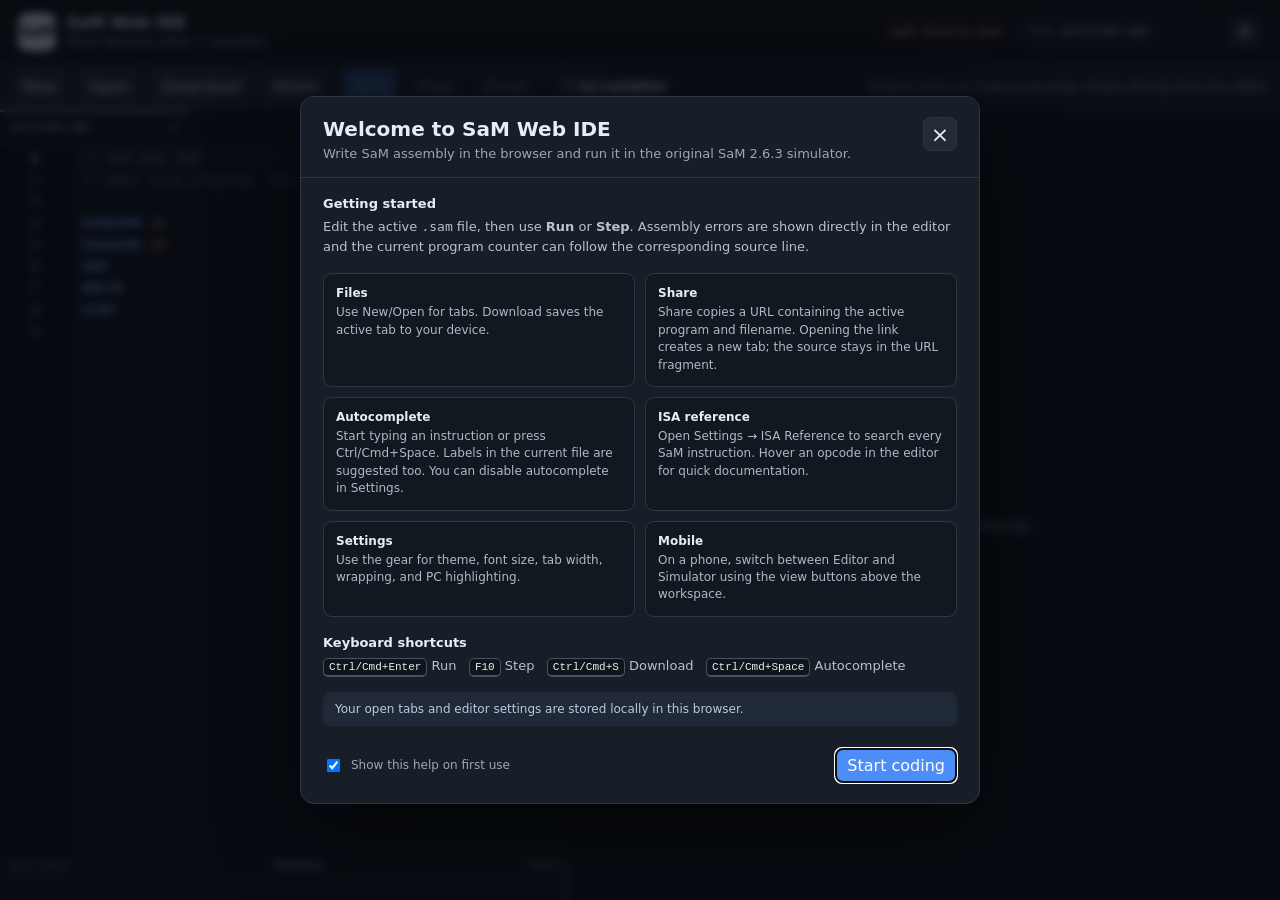
<file: sam-web-ide/index.html>
<!doctype html>
<html lang="en">
  <head>
    <meta charset="utf-8" />
    <meta name="viewport" content="width=device-width, initial-scale=1" />
    <meta name="color-scheme" content="dark light" />
    <title>SaM Web IDE</title>
    <link rel="stylesheet" href="./vendor/codemirror/codemirror.css" />
    <link rel="stylesheet" href="./styles.css?v=editor-v16" />
    <script src="./vendor/codemirror/codemirror.js"></script>
    <script src="./vendor/codemirror/addon/selection/active-line.js"></script>
    <script src="./vendor/codemirror/addon/edit/matchbrackets.js"></script>
    <script src="./vendor/codemirror/addon/edit/closebrackets.js"></script>
    <script src="https://cjrtnc.leaningtech.com/4.3/loader.js"></script>
  </head>
  <body>
    <header class="topbar">
      <div class="brand">
        <div class="brand-mark">SaM</div>
        <div>
          <h1>SaM Web IDE</h1>
          <p>Stack Machine editor + simulator</p>
        </div>
      </div>
      <div class="status-row">
        <span id="runtimeStatus" class="status status-loading">CheerpJ: starting…</span>
        <label class="filename-field" title="Rename the active SaM source file">
          <span class="filename-label">File</span>
          <input id="filenameInput" type="text" value="untitled.sam" spellcheck="false" aria-label="Current filename" />
        </label>
        <button id="settingsBtn" class="icon-button" type="button" title="Editor settings" aria-label="Editor settings" aria-expanded="false">⚙</button>
      </div>
    </header>

    <div class="mobile-view-switcher" role="group" aria-label="Mobile workspace view">
      <button id="mobileEditorBtn" class="mobile-view-button active" type="button" aria-pressed="true">Editor</button>
      <button id="mobileSimulatorBtn" class="mobile-view-button" type="button" aria-pressed="false">Simulator</button>
    </div>

    <main class="workspace" data-mobile-view="editor">
      <section class="pane editor-pane" aria-label="SaM source editor">
        <div class="pane-toolbar">
          <div class="toolbar-group">
            <button id="newBtn" type="button">New</button>
            <button id="openBtn" type="button">Open</button>
            <button id="saveBtn" type="button">Download</button>
            <button id="shareBtn" type="button" title="Copy a shareable URL for the active program">Share</button>
            <input id="fileInput" type="file" accept=".sam,text/plain" multiple hidden />
          </div>
          <div class="toolbar-group">
            <button id="runBtn" class="primary" type="button" disabled>Run</button>
            <button id="stepBtn" type="button" disabled>Step</button>
            <button id="resetBtn" type="button" disabled>Reset</button>
            <button id="stopBtn" type="button" disabled>Stop</button>
          </div>
        </div>

        <div class="tab-strip" aria-label="Open SaM files">
          <div id="tabs" class="tabs" role="tablist"></div>
          <button id="newTabBtn" class="new-tab-button" type="button" title="New file (Ctrl/Cmd+N)" aria-label="New file">+</button>
        </div>

        <div id="editor" class="editor-host"></div>

        <div id="diagnostics" class="diagnostics" hidden>
          <span class="diagnostic-icon">!</span>
          <span id="diagnosticMessage" class="diagnostic-message"></span>
          <button id="diagnosticClose" class="diagnostic-close" type="button" title="Dismiss diagnostic" aria-label="Dismiss diagnostic">×</button>
        </div>

        <div class="editor-footer">
          <span id="cursorStatus">Ln 1, Col 1</span>
          <span id="executionStatus">Modified</span>
          <span>SaM assembly</span>
        </div>
      </section>

      <div id="splitter" class="splitter" role="separator" aria-orientation="vertical" tabindex="0"></div>

      <section class="pane simulator-pane" aria-label="SaM simulator">
        <div class="pane-toolbar simulator-toolbar">
          <strong>Simulator</strong>
          <span class="hint">Original SaM 2.6.3 Swing simulator, driven directly from the editor.</span>
        </div>
        <div id="samDisplay" class="sam-display">
          <div id="samPlaceholder" class="placeholder">
            <div class="spinner"></div>
            <p>Starting SaM under CheerpJ…</p>
          </div>
        </div>
      </section>
    </main>

    <div id="settingsPanel" class="settings-panel" hidden>
      <div class="settings-heading">Editor settings</div>
      <label>
        <span>Theme</span>
        <select id="themeSelect">
          <option value="dark">Dark</option>
          <option value="light">Light</option>
          <option value="contrast">High contrast</option>
        </select>
      </label>
      <label>
        <span>Font size</span>
        <div class="range-setting"><input id="fontSizeInput" type="range" min="11" max="24" step="1" /><output id="fontSizeOutput"></output></div>
      </label>
      <label>
        <span>Font</span>
        <select id="fontFamilySelect">
          <option value="system-mono">System monospace</option>
          <option value="menlo">Menlo / Consolas</option>
          <option value="courier">Courier New</option>
        </select>
      </label>
      <label>
        <span>Tab width</span>
        <select id="tabWidthSelect"><option value="2">2 spaces</option><option value="4">4 spaces</option><option value="8">8 spaces</option></select>
      </label>
      <label class="toggle-setting"><span>Line wrapping</span><input id="lineWrapInput" type="checkbox" /></label>
      <label class="toggle-setting"><span>PC source highlight</span><input id="pcHighlightInput" type="checkbox" /></label>
      <label class="toggle-setting"><span>Autocomplete</span><input id="autocompleteInput" type="checkbox" checked /></label>
      <button id="isaReferenceBtn" class="settings-secondary-button" type="button">ISA Reference</button>
      <button id="aboutHelpBtn" class="settings-secondary-button" type="button">About / Help</button>
      <button id="resetSettingsBtn" type="button">Reset settings</button>
    </div>


    <div id="isaModal" class="modal-backdrop" hidden>
      <section class="isa-modal" role="dialog" aria-modal="true" aria-labelledby="isaTitle">
        <div class="modal-heading">
          <div>
            <h2 id="isaTitle">SaM 2.6.3 ISA Reference</h2>
            <p>Search the instruction set by opcode, operand, category, or description.</p>
          </div>
          <button id="isaCloseBtn" class="modal-close" type="button" aria-label="Close ISA reference">×</button>
        </div>
        <div class="isa-toolbar">
          <input id="isaSearchInput" type="search" placeholder="Search instructions…" autocomplete="off" spellcheck="false" aria-label="Search ISA" />
          <select id="isaCategorySelect" aria-label="Filter by instruction category">
            <option value="">All categories</option>
          </select>
        </div>
        <div id="isaResults" class="isa-results"></div>
      </section>
    </div>

    <div id="helpModal" class="modal-backdrop" hidden>
      <section class="help-modal" role="dialog" aria-modal="true" aria-labelledby="helpTitle">
        <div class="modal-heading">
          <div>
            <h2 id="helpTitle">Welcome to SaM Web IDE</h2>
            <p>Write SaM assembly in the browser and run it in the original SaM 2.6.3 simulator.</p>
          </div>
          <button id="helpCloseBtn" class="modal-close" type="button" aria-label="Close help">×</button>
        </div>
        <div class="help-content">
          <div class="help-section">
            <h3>Getting started</h3>
            <p>Edit the active <code>.sam</code> file, then use <strong>Run</strong> or <strong>Step</strong>. Assembly errors are shown directly in the editor and the current program counter can follow the corresponding source line.</p>
          </div>
          <div class="help-grid">
            <div><strong>Files</strong><span>Use New/Open for tabs. Download saves the active tab to your device.</span></div>
            <div><strong>Share</strong><span>Share copies a URL containing the active program and filename. Opening the link creates a new tab; the source stays in the URL fragment.</span></div>
            <div><strong>Autocomplete</strong><span>Start typing an instruction or press Ctrl/Cmd+Space. Labels in the current file are suggested too. You can disable autocomplete in Settings.</span></div>
            <div><strong>ISA reference</strong><span>Open Settings → ISA Reference to search every SaM instruction. Hover an opcode in the editor for quick documentation.</span></div>
            <div><strong>Settings</strong><span>Use the gear for theme, font size, tab width, wrapping, and PC highlighting.</span></div>
            <div><strong>Mobile</strong><span>On a phone, switch between Editor and Simulator using the view buttons above the workspace.</span></div>
          </div>
          <div class="help-section help-shortcuts">
            <h3>Keyboard shortcuts</h3>
            <p><kbd>Ctrl/Cmd+Enter</kbd> Run &nbsp; <kbd>F10</kbd> Step &nbsp; <kbd>Ctrl/Cmd+S</kbd> Download &nbsp; <kbd>Ctrl/Cmd+Space</kbd> Autocomplete</p>
          </div>
          <div class="help-note">Your open tabs and editor settings are stored locally in this browser.</div>
        </div>
        <div class="modal-actions">
          <label class="dont-show-label"><input id="showHelpOnStartInput" type="checkbox" checked /> Show this help on first use</label>
          <button id="helpDoneBtn" class="primary" type="button">Start coding</button>
        </div>
      </section>
    </div>

    <div id="toast" class="toast" role="status" aria-live="polite"></div>

    <script src="./app.js?v=editor-v16"></script>
  </body>
</html>
</file>
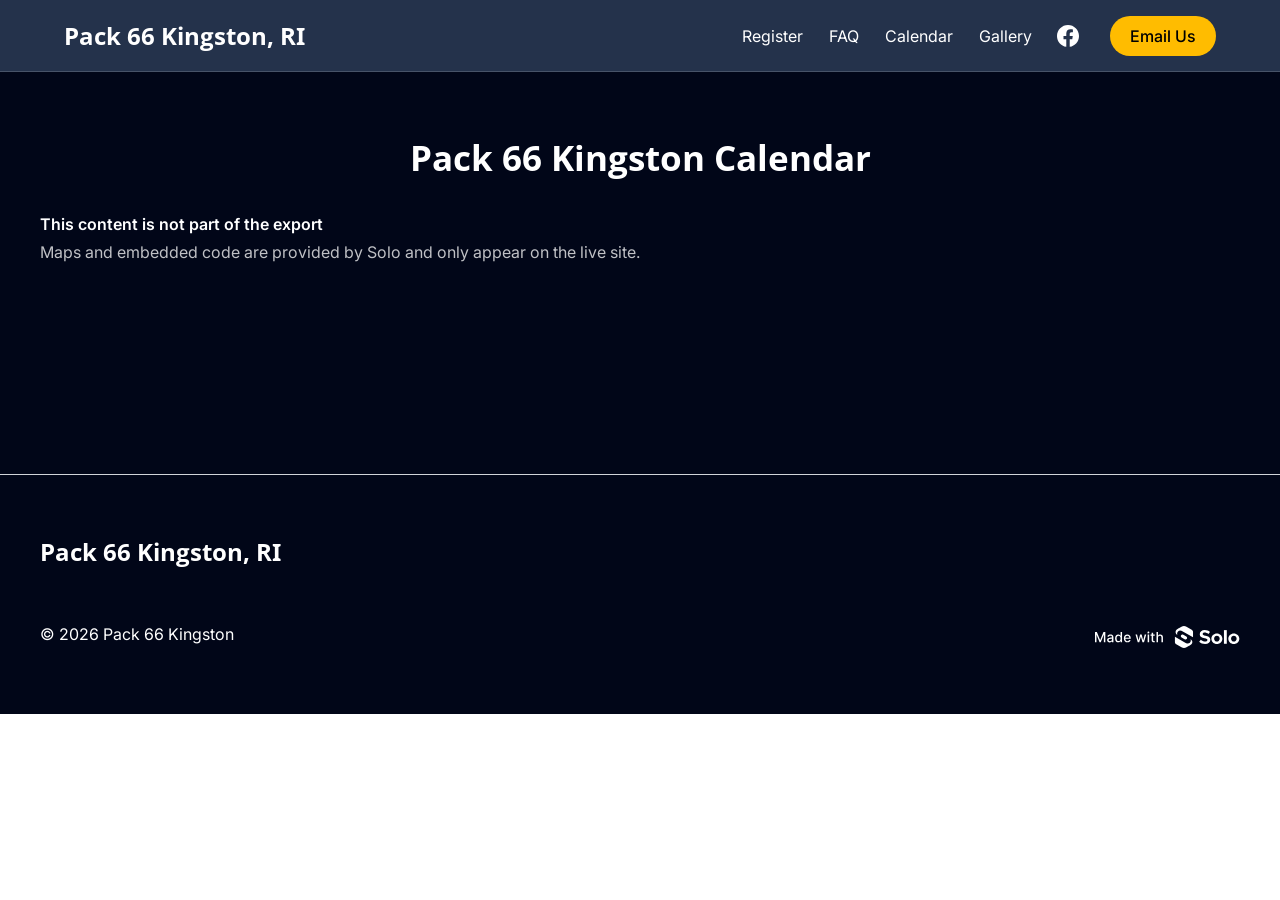
<file: pack66kingston/pack-66-calendar.html>
<!DOCTYPE html><html lang="en" class="__variable_5ce5d8 __className_5ce5d8 __variable_17f8f0 __className_17f8f0" data-sentry-element="Html" data-sentry-component="SoloDocument" data-sentry-source-file="_document.tsx"><head data-sentry-element="Head" data-sentry-source-file="_document.tsx"><meta charSet="UTF-8" data-sentry-element="meta" data-sentry-source-file="_app.tsx" data-next-head=""><meta name="viewport" content="width=device-width, initial-scale=1.0, maximum-scale=1.0,user-scalable=0" data-sentry-element="meta" data-sentry-source-file="_app.tsx" data-next-head=""><meta name="format-detection" content="telephone=no, email=no, address=no, date=no" data-sentry-element="meta" data-sentry-source-file="_app.tsx" data-next-head=""><meta name="msapplication-config" content="/browserconfig.xml" data-sentry-element="meta" data-sentry-source-file="_app.tsx" data-next-head=""><link rel="icon" href="https://soloist.ai/favicon/favicon.ico" sizes="16x16 32x32 64x64" data-next-head><meta name="theme-color" content="#ffffff" data-sentry-element="meta" data-sentry-source-file="_app.tsx" data-next-head=""><title data-next-head="">Pack 66 Calendar - Pack 66 Kingston, RI</title><meta name="description" content="Welcome to Cub Scout Pack 66 Kingston, the vibrant community for families in South County, RI and nearby areas. Explore fun activities, easy joining info, and all the resources current families need. Join us to build skills, friendships, and unforgettable memories!" data-sentry-element="meta" data-sentry-source-file="PublishedWebsiteView.tsx" data-next-head=""><meta name="keywords" content="cub, scouts, kids, outdoors" data-sentry-element="meta" data-sentry-source-file="PublishedWebsiteView.tsx" data-next-head=""><meta name="author" content="Pack 66 Kingston, RI" data-sentry-element="meta" data-sentry-source-file="PublishedWebsiteView.tsx" data-next-head=""><meta name="copyright" content="Pack 66 Kingston, RI" data-sentry-element="meta" data-sentry-source-file="PublishedWebsiteView.tsx" data-next-head=""><meta name="application-name" content="Pack 66 Kingston, RI" data-sentry-element="meta" data-sentry-source-file="PublishedWebsiteView.tsx" data-next-head=""><meta property="og:title" content="Pack 66 Calendar - Pack 66 Kingston, RI" data-sentry-element="meta" data-sentry-source-file="PublishedWebsiteView.tsx" data-next-head=""><meta property="og:type" content="website" data-sentry-element="meta" data-sentry-source-file="PublishedWebsiteView.tsx" data-next-head=""><meta property="og:image" content="https://images.unsplash.com/photo-1480480841387-c9b88fac077a?crop=entropy&amp;cs=srgb&amp;fm=jpg&amp;ixid=M3w0OTUyODh8MHwxfHNlYXJjaHw1fHxjdWIlMjBzY291dHMlMjBraWRzJTIwb3V0ZG9vcnN8ZW58MHwwfHx8MTc1NTA0NDkyM3ww&amp;ixlib=rb-4.1.0&amp;q=85" data-next-head=""><meta property="og:image:width" content="1200" data-next-head=""><meta property="og:image:height" content="630" data-next-head=""><meta property="og:url" content="https://pack66kingston.com/pack-66-calendar" data-sentry-element="meta" data-sentry-source-file="PublishedWebsiteView.tsx" data-next-head=""><meta property="og:description" content="Welcome to Cub Scout Pack 66 Kingston, the vibrant community for families in South County, RI and nearby areas. Explore fun activities, easy joining info, and all the resources current families need. Join us to build skills, friendships, and unforgettable memories!" data-sentry-element="meta" data-sentry-source-file="PublishedWebsiteView.tsx" data-next-head=""><meta name="twitter:card" content="summary" data-sentry-element="meta" data-sentry-source-file="PublishedWebsiteView.tsx" data-next-head=""><meta name="twitter:title" content="Pack 66 Calendar - Pack 66 Kingston, RI" data-sentry-element="meta" data-sentry-source-file="PublishedWebsiteView.tsx" data-next-head=""><meta name="twitter:description" content="Welcome to Cub Scout Pack 66 Kingston, the vibrant community for families in South County, RI and nearby areas. Explore fun activities, easy joining info, and all the resources current families need. Join us to build skills, friendships, and unforgettable memories!" data-sentry-element="meta" data-sentry-source-file="PublishedWebsiteView.tsx" data-next-head=""><meta name="twitter:image" content="https://images.unsplash.com/photo-1480480841387-c9b88fac077a?crop=entropy&amp;cs=srgb&amp;fm=jpg&amp;ixid=M3w0OTUyODh8MHwxfHNlYXJjaHw1fHxjdWIlMjBzY291dHMlMjBraWRzJTIwb3V0ZG9vcnN8ZW58MHwwfHx8MTc1NTA0NDkyM3ww&amp;ixlib=rb-4.1.0&amp;q=85" data-next-head=""><link rel="canonical" href="https://pack66kingston.com/pack-66-calendar" data-next-head=""><meta name="sentry-trace" content="93d23f6c0ddb4325b320af05ead37cb3-f1244b183177afac-0"><meta name="baggage" content="sentry-sample_rand=0.33185409282968725,sentry-release=20b550a009bc1cc29047b6d14567035800079dba,sentry-public_key=cd4458f5a980b6231c02c1bb09eaa7d2,sentry-sample_rate=0,sentry-sampled=false,sentry-environment=production,sentry-trace_id=93d23f6c0ddb4325b320af05ead37cb3,sentry-org_id=1069899,sentry-transaction=%2Fdesigner%2F%5B%5B...websiteId%5D%5D"><style rel="preload" id="typestyle-target">.f12qcd1y{font-size:14px;line-height:1.5em}.f1m0a0d0{font-size:16px;line-height:1.5em}.ftgg2kx{font-size:20px;line-height:1.5em}.fk0grf2{bottom:0;left:0;position:absolute;right:0;top:0}.f8obqgr,.f8obqgr > .row > .col{padding:0}.f8obqgr > .row{margin:0}.fkhz08q{display:flex;flex-direction:column}.fddsvlq{align-items:center;display:flex}.f1hf8rho{display:flex;justify-content:flex-end}.fdlhgou{flex:1;max-width:unset}.fnvt2df,.fnvt2df .row, .col{display:flex}@media (max-width: 575.9999px){.fom2f23 .container{max-width:100% !important}}@media (min-width: 576px) and (max-width: 767.99999px){.fom2f23 .container{max-width:576px !important}}@media (min-width: 768px) and (max-width: 991.99999px){.fom2f23 .container{max-width:768px !important}}@media (min-width: 992px) and (max-width: 1199.99999px){.fom2f23 .container{max-width:992px !important}}@media (min-width: 1200px) and (max-width: 1399.99999px){.fom2f23 .container{max-width:1200px !important}}@media (min-width: 1400px){.fom2f23 .container{max-width:1400px !important}}.fehdsxy{border:solid;border-bottom:solid;border-bottom-color:#cfcfd8;border-color:#cfcfd8;border-radius:4px;border-top:solid;border-top-color:#cfcfd8;border-width:1px;font-size:16px;line-height:18px;padding:12px;resize:none;width:100%}.fehdsxy.form-control.is-invalid{background-image:url(img/alert.svg);background-size:auto;border-color:#cfcfd8}.fehdsxy.form-control-plaintext ~ label, .fehdsxy:focus ~ label, .fehdsxy:not(:placeholder-shown) ~ label, .fehdsxy.form-select ~ label{opacity:0.7 !important}.tooltip{--bs-tooltip-bg:#32313c;--bs-tooltip-border-radius:4px;--bs-tooltip-color:#ffffff;--bs-tooltip-padding-x:10px;--bs-tooltip-padding-y:5px;margin-block:8px !important;opacity:1 !important}.tooltip-inner{border:none;box-shadow:0px 2px 5px 0px rgba(0, 0, 0, 0.20), 0px 0px 1px 0px rgba(0, 0, 0, 0.20);font-size:13px;font-weight:500;line-height:18px;outline:none}h1, h2, h3, h4{color:#15141a;font-feature-settings:'ss03' on, 'cv02' on, 'cv01' on, 'cv08' on;font-style:bold;font-weight:700;margin-bottom:0}h1{font-size:42px;line-height:48px}h2{font-size:32px;line-height:40px}h3{font-size:28px;line-height:32px}h4{font-size:18px;line-height:24px}.f1bjli4c{color:#15141a;font-feature-settings:'ss03' on, 'cv02' on, 'cv01' on, 'cv08' on;font-size:13px;font-style:normal;font-weight:600;line-height:18px}.fg31md0{color:#15141a;font-feature-settings:'ss03' on, 'cv02' on, 'cv01' on, 'cv08' on;font-size:16px;font-style:normal;font-weight:400;line-height:24px}.fowuwzi{color:#15141a;font-feature-settings:'ss03' on, 'cv02' on, 'cv01' on, 'cv08' on;font-size:13px;font-style:normal;font-weight:400;line-height:18px}.f1nt9xga{color:#15141a;font-family:var(--font-metropolis, Helvetica, Arial, sans-serif);font-feature-settings:'ss03' on, 'cv02' on, 'cv01' on, 'cv08' on;font-size:13px;font-style:normal;font-weight:400;line-height:18px}.fh04hbo{color:#15141a;font-family:var(--font-metropolis, Helvetica, Arial, sans-serif);font-feature-settings:'ss03' on, 'cv02' on, 'cv01' on, 'cv08' on;font-size:24px;font-style:normal;font-weight:600;line-height:32px}.f12vz2yn{color:#15141a;font-feature-settings:'ss03' on, 'cv02' on, 'cv01' on, 'cv08' on;font-size:13px;font-style:normal;font-weight:500;line-height:18px}.f1pipo3h{color:#15141a;font-feature-settings:'ss03' on, 'cv02' on, 'cv01' on, 'cv08' on;font-size:13px;font-style:normal;font-weight:700;line-height:18px}.fy4b41{color:#5b5b66}.fyvanpa{font-size:11px;line-height:16px}.f1f9lquf{color:#15141a;font-feature-settings:'ss03' on, 'cv02' on, 'cv01' on, 'cv08' on;font-size:10px;font-style:normal;font-weight:600;letter-spacing:0.1em;line-height:14px}@keyframes f1viyxtx{0%{opacity:0}100%{opacity:1}}.f10xswa0{animation:f1viyxtx 0.1s ease-in forwards;opacity:0}.f17oebph{background-color:#7542e5;border:none;color:#ffffff;font-weight:500;padding-block:12px;padding-inline:20px}.f17oebph:hover{background-color:#592acb;color:#ffffff}.f17oebph:hover:active,.f17oebph:active{background-color:#45278d !important;color:#ffffff !important}.f17oebph:disabled{background-color:#7542e5;box-shadow:none;color:#ffffff;opacity:0.4}.f17oebph svg{pointer-events:none}.fcfro50{background-color:#7542e5;border:none;color:#ffffffff;padding-block:6px;padding-inline:16px}.fcfro50:hover{background-color:#592acb;color:#ffffffff}.fcfro50:active{background-color:#45278d !important;color:#ffffffff !important}.fcfro50:disabled{background-color:#7542e5;box-shadow:none;color:#ffffffff;opacity:0.4}.f3ctfs{background-color:#f0f0f4;border:none;color:#5b5b66;font-weight:500;padding-block:12px;padding-inline:20px}.f3ctfs:hover{background-color:#e0e0e6;color:#5b5b66}.f3ctfs:hover:active,.f3ctfs:active{background-color:#cfcfd8 !important;color:#5b5b66 !important}.f3ctfs:disabled{background-color:#f0f0f4;box-shadow:none;color:#5b5b66;opacity:0.4}.f3ctfs svg{pointer-events:none}.fj4ad63{background-color:#e22850;border:none;color:#ffffff;font-weight:500;padding-block:12px;padding-inline:20px}.fj4ad63:hover{background-color:#c50042;color:#ffffff}.fj4ad63:hover:active,.fj4ad63:active{background-color:#810220 !important;color:#ffffff !important}.fj4ad63:disabled{background-color:#e22850;box-shadow:none;color:#ffffff;opacity:0.4}.fj4ad63 svg{pointer-events:none}.f71mh57{background-color:#e22850;border:none;color:#ffffffff;padding-block:6px;padding-inline:16px}.f71mh57:hover{background-color:#c50042;color:#ffffffff}.f71mh57:active{background-color:#810220 !important;color:#ffffffff !important}.f71mh57:disabled{background-color:#e22850;box-shadow:none;color:#ffffffff;opacity:0.4}.f8m0u3h{background-color:#f0f0f4;border:none;color:#5b5b66ff;padding-block:6px;padding-inline:16px}.f8m0u3h:hover{background-color:#e0e0e6;color:#5b5b66ff}.f8m0u3h:active{background-color:#cfcfd8 !important;color:#5b5b66ff !important}.f8m0u3h:disabled{background-color:#f0f0f4;box-shadow:none;color:#5b5b66ff;opacity:0.4}.fh1k42u{background-color:#ffd567;border:none;color:#15141ab3;padding-block:6px;padding-inline:16px}.fh1k42u:hover{background-color:#ffbd4f;color:#15141ab3}.fh1k42u:active{background-color:#ffa436 !important;color:#15141ab3 !important}.fh1k42u:disabled{background-color:#fbfbfe;box-shadow:0px 0px 0px 1px rgba(0, 0, 0, 0.12) inset;color:#5b5b66ff;opacity:1}.fvza742{background-color:#f0f0f4;border:none;color:#5b5b66;padding-block:6px;padding-inline:6px}.fvza742:hover{background-color:#f0f0f4;color:#5b5b66}.fvza742:active{background-color:#e0e0e6 !important;color:#5b5b66 !important}.fvza742:disabled{background-color:#f0f0f4;box-shadow:none;color:#5b5b66;opacity:0.4}.f1go1cdu{align-items:center;background-color:transparent;border:none;border-radius:99px;color:#5b5b66;display:flex;justify-content:center;padding:0}.f1go1cdu:hover{background-color:#f0f0f4;color:#5b5b66}.f1go1cdu:active{background-color:#e0e0e6 !important;color:#5b5b66 !important}.f1go1cdu:disabled{background-color:transparent;box-shadow:none;color:#5b5b66;opacity:0.4}.fwx468p{background-color:transparent;border:2px solid;border-color:#7542e5;color:#7542e5;font-weight:500;padding-block:12px;padding-inline:20px}.fwx468p:hover{background-color:#592acb;border:2px solid;border-color:#592acb;color:#ffffff}.fwx468p:hover:active,.fwx468p:active{background-color:#45278d !important;color:#7542e5 !important}.fwx468p:disabled{background-color:#7542e5;box-shadow:none;color:#7542e5;opacity:0.4}.fwx468p svg{pointer-events:none}.f1xvmw9j{border-radius:4px}.f1xvmw9j .btn{border:none !important;margin:0px !important}.f1x2efpt{background-color:#f0f0f4;height:32px;width:48px}.f1x2efpt.active{background-color:#7542e5;color:#ffffff}.f1x2efpt:hover:not(.active){background-color:#e0e0e6;color:#5b5b66}.fm2femi{background-color:#fbfbfe;color:#5b5b66;height:32px;width:48px}.fm2femi.active{background-color:#e0e0e6;color:#32313c}.fm2femi:hover:not(.active){background-color:#f0f0f4;color:#5b5b66}.f1loj3rz{background-color:transparent !important;border:none;color:#7542e5;cursor:pointer;font-weight:500;padding:0}.f1loj3rz:hover, .f1loj3rz:focus-visible{color:#15141a}.f1loj3rz:active{color:#15141a !important}.f1loj3rz.disabled{color:#5b5b66 !important}.f1tgo88n{background-color:transparent !important;border:none;color:#5b5b66;cursor:pointer;font-weight:500;padding:0}.f1tgo88n:hover, .f1tgo88n:focus-visible{color:#15141a}.f1tgo88n:active{color:#15141a !important}.f1tgo88n.disabled{color:#8f8f9e !important}.f1gjylx1{background-color:transparent !important;border:none;cursor:pointer;padding:0}.f1gjylx1:hover,.f1gjylx1.disabled{color:#5b5b66 !important}.f184aata{background-color:transparent !important;border:none;color:#ffffff !important;cursor:pointer;padding:0}.f184aata:hover{color:#e0e0e6 !important}.f184aata.disabled{color:#5b5b66 !important}html, body{box-sizing:border-box;font-size:16px;font-style:normal;font-weight:400;height:100vh;line-height:18px;margin:0;overflow-y:hidden;padding:0}html, body #__next{display:flex;flex-direction:column;font-size:13px;height:100vh}a, a:hover{color:inherit}.fx7nows{color:#7542e5;font-weight:500;text-decoration:none}.fx7nows:hover{color:#7542e5;cursor:pointer}.fbolhy3{background-color:transparent;border:none;color:#7542e5;font-weight:500;line-height:inherit;margin:0;padding:0;text-decoration:none}.fbolhy3:hover{background-color:transparent;color:#592acb}.fbolhy3:active{background-color:transparent !important;color:#5b5b66 !important}.fgzydrc{color:#7542e5;text-decoration:underline}.fgzydrc:hover{cursor:pointer;text-decoration:none}.fo5f5t9{color:#7542e5;text-decoration:underline}.fo5f5t9:hover{color:#15141a !important;cursor:pointer;text-decoration:underline}.f1mniyiz{list-style:none;margin-block-end:0;margin-block-start:0;padding-inline-start:0}.f14ckmmr{position:relative;z-index:1080}.f1aqf3sg{border-radius:6px;max-width:220px;padding:16px;text-align:left;width:220px}.f1aqf3sg *{color:#ffffff !important}.f1k47lwi{border-top:1px solid #ffffff;margin-bottom:8px;margin-top:8px;opacity:0.2}.f1fpj0aj a{pointer-events:none}.f1884f9d td > p:first-child, .f1884f9d th > p:first-child{margin-top:0}.f1884f9d td > p:last-child, .f1884f9d th > p:last-child{margin-bottom:0}.fcu3suo{bottom:0;display:flex;justify-content:center;left:0;pointer-events:none;position:fixed;width:100%;z-index:10}.fdp2y1p{min-width:60%}.fdp2y1p p{margin-bottom:0}.f1901vew{display:flex;flex-wrap:wrap;gap:16px;width:100%}.f1901vew .btn{flex-grow:1}.fm3p0aw{scroll-margin-top:var(--sticky-header-height, 0px)}.f1qftqcq{align-items:center;gap:48px;justify-content:center;margin-inline:0}.fojij6o{gap:32px}.fs89ngr{overflow:hidden;text-overflow:ellipsis;white-space:nowrap}.fqx0517{flex-shrink:0;margin-inline:8px}.f12pqfkx{flex-shrink:1;min-width:0}.fcdpsbx{margin-bottom:24px}.f8jndik{opacity:0.4}.fbsw1f4 h2{margin-bottom:32px}.f1d2h93a{width:fit-content}.f1v9lt4v{margin-top:16px;text-align:center}.f10njpuy{margin-top:72px}.f1o1p964{margin-bottom:16px}.f99wagv .content{align-content:stretch;display:flex;flex-direction:row;max-height:480px;min-height:300px;padding-block:8px}.f99wagv .content .carousel-container{display:flex;flex-direction:column;justify-content:center;margin:0;padding:0}.f99wagv .content .carousel-container .carousel-item.active, .carousel-item-start, .carousel-item-end, .carousel-item-next, .carousel-item-prev{display:flex}.f99wagv .carousel-item{transition:transform 1.2s ease-in-out, opacity 0s}.f99wagv .carousel-inner{display:flex;height:100%}.f99wagv .carousel-review{background-position:center;background-repeat:no-repeat;background-size:cover;display:flex;flex-direction:column;justify-content:center;margin-inline:auto;padding-inline:24px;position:relative;text-align:center}.f99wagv .author-info{font-weight:600;margin-top:16px}.f99wagv .chev-btn{cursor:pointer;display:flex;flex-direction:column;justify-content:center;width:24px}.f99wagv .button-placeholder{width:24px}.f99wagv .next-btn{transform:rotate(180deg)}.f99wagv .page-indicator{align-items:center;display:flex;flex-direction:row;justify-content:center;min-width:96px}.f14z0jsa{margin-bottom:32px}.f1g4dn0{justify-content:center;margin-bottom:16px}.fwfqocn{height:24px;width:24px}.f1nq0oqd:hover{opacity:0.7}.f14icp2y{column-gap:24px;display:flex;flex-direction:column;padding-bottom:24px;row-gap:24px}@media (min-width: 768px){.f14icp2y{flex-direction:row}}.f1827nuz{font-weight:500;line-height:1.5em;padding:0}.f1p0cgam{margin-bottom:48px}@media (min-width: 768px){.f1p0cgam{margin-bottom:0}}.f1fbucww{margin-bottom:24px}@media (min-width: 768px){.f1fbucww{margin-bottom:48px}}.f1vaphum{padding-block:48px}@media (min-width: 768px){.f1vaphum{padding-block:0}}.fd1b9fq{margin-block:0;width:100%}.f6tinqi{margin-inline:auto}.f1v7t2u4{aspect-ratio:1.3333333333333333}.f13rwjj3{aspect-ratio:0.75}.fyzv02a{aspect-ratio:1}.ficfct8{aspect-ratio:1.7777777777777777}.f2h6oba .carousel-inner{border-radius:4px}.f2h6oba .carousel-item{transition:transform 1.2s ease-in-out, opacity 0s}.f2h6oba .carousel-image{cursor:pointer;margin:auto;position:relative}.f2h6oba .carousel-image .carousel-caption{background-color:rgba(0, 0, 0, 0.6);border-radius:4px}.f2h6oba .chev-btn{cursor:pointer;display:flex;flex-direction:column;justify-content:center;pointer-events:auto;width:24px}.f2h6oba .page-indicator{align-items:center;display:flex;flex-direction:row;justify-content:center;min-width:96px}.f2h6oba .next-btn{transform:rotate(180deg)}.fhcfrr1{display:flex;flex-direction:row;flex-wrap:wrap}.fhcfrr1, .fhcfrr1 .row, .fhcfrr1 .col{padding:0}.fhcfrr1 .gallery-item{aspect-ratio:1.3333333333333333;background-clip:content-box;background-repeat:no-repeat;background-size:cover;padding:4px}.fhcfrr1 .gallery-item .img-container{position:relative}.fhcfrr1 .gallery-item .img-container::after{bottom:0;content:'';left:0;position:absolute;right:0;top:0}.fhcfrr1 .gallery-item .img-container:hover::after{background-color:rgba(0, 0, 0, 0.15)}.fhcfrr1 .gallery-item-in-safari{aspect-ratio:unset !important}.fhcfrr1 .hidden{height:0;visibility:collapse;width:0}@media (min-width: 992px){}.f17y4uf2{-ms-filter:blur(10px);-webkit-filter:blur(10px);filter:blur(10px);overflow:hidden;transform:scale(1.15)}.fugk5n4{transform:scale(1.05)}.f1ttgj8s{align-items:center;justify-content:center;margin-inline:0;row-gap:24px}.f1ttgj8s .btn-lg{margin-bottom:16px;margin-top:12px}.f1pjpune{-ms-filter:blur(10px);-webkit-filter:blur(10px);filter:blur(10px);overflow:hidden;transform:scale(1.15);z-index:-1}@media (max-width: 992px){.fhaqf3p{display:none}}.f1xp2jyw{display:none;overflow:hidden;position:relative}@media (max-width: 992px){.f1xp2jyw{aspect-ratio:16 / 9;display:block;width:100%}}.f1966il8{align-items:center;display:flex;flex-wrap:nowrap;justify-content:flex-start;overflow:visible;white-space:nowrap}.fe1ccbi{align-items:center;display:flex;min-height:72px;padding-block:12px !important;position:relative}.fbvdum{margin-block:0;margin-left:calc((-100vw + 100%) / 2);margin-right:calc((-100vw + 100%) / 2);min-width:100vw}@keyframes f16qy5mw{from{opacity:0;transform:translateY(-100%)}to{opacity:1;transform:translateY(0px)}}.f13sg7dk{align-items:center;display:flex;justify-content:space-between;min-height:48px;width:100%}.f1n6mt4g{align-items:center;display:flex;min-height:48px;width:100%}.fgydppl{display:flex;flex-direction:column;width:100%}.f1kwfio1{display:flex;justify-content:center;width:100%}.f1kwfio1 .nav-link{padding-block:4px}.f1kwfio1 .nav-link-list{flex-wrap:wrap;justify-content:center;white-space:normal}.fayg007{align-items:center;display:flex;flex:1;justify-content:flex-end}.fpi8fx3 h2,.fpi8fx3 .description{margin-bottom:12px}.f4eheno{align-items:stretch;display:flex;flex-direction:row;height:56px;justify-content:center;width:100%}.f4eheno .form-floating{width:100%}.f4eheno input{padding-block:16px;padding-left:14px;width:100%}@media (min-width: 576px){.f4eheno .form-floating{width:unset}.f4eheno input{width:384px}}.f15o5ico{padding-left:8px}.f8j8id1{height:56px;padding-block:12px !important;padding-inline:12px !important;width:56px}.f8j8id1 svg{vertical-align:unset}.f8j8id1 img{height:24px;width:24px}.f96or0t{width:100%}.fixr2lp{align-items:center;justify-content:center;margin-inline:0;row-gap:48px}.f1dlmh1s{align-items:center;font-size:32px;line-height:40px}.f9a13de{align-items:center}.f1ld4zys{align-items:center;font-size:16px;line-height:24px}.f1r530z1{margin-block:24px}@media (min-width: 768px){.f1r530z1{margin-bottom:16px}}.fm26nq4{align-items:center;background:transparent;border:none;color:inherit;cursor:pointer;display:inline-flex;justify-content:center;padding:0;pointer-events:auto;position:relative;transition:opacity 0.15s ease;z-index:2}.fm26nq4:disabled{cursor:default;opacity:0.35}.fm26nq4:hover:not(:disabled), .fm26nq4:focus-visible{opacity:0.7}.f18oh0sx svg{display:block;height:48px;width:48px}.f1ljvuex{border:1.5px solid rgba(9, 9, 11, 0.2);border-radius:8px;height:40px;width:56px}.f1ljvuex svg{display:block;height:24px;width:24px}.f1qpx568 svg{transform:rotate(180deg)}.f1f4ffwn{color:#fff}.f17fla1w{display:flex;justify-content:center;margin-top:16px}.faowcuh{overflow:hidden}.favster{display:flex;transition:transform 0.3s ease}@media (prefers-reduced-motion: reduce){.favster{transition:none}}.f6cv39y{align-items:center;display:flex;flex:0 0 20px;height:20px;justify-content:center}.f1msbdn1{border-color:#000;border-radius:50%;border-style:solid;border-width:2px;box-sizing:border-box;cursor:pointer;height:8px;padding:0;pointer-events:auto;transform-origin:center;transition:transform 0.3s ease, background-color 0.3s ease;width:8px}@media (prefers-reduced-motion: reduce){.f1msbdn1{transition:none}}.ffjrjbg{background-color:#000;transform:scale(1.5)}.f1mgyl9u{position:relative}.f1pz4f28{align-items:center;display:flex;gap:24px;justify-content:center;margin-top:16px}.f1pz4f28 > div{margin-top:0}.ffeao55{display:flex;flex:1 1 0%;min-width:0;overflow-x:auto;padding-bottom:8px;scroll-snap-type:x mandatory;scrollbar-width:none}.ffeao55::-webkit-scrollbar{display:none}.fa6yfx9{display:flex;flex:0 0 100%;justify-content:center;scroll-snap-align:start}.f37rjwb{left:12px;position:absolute;top:calc(50% - 20px);z-index:2}.f1q627z4{position:absolute;right:12px;top:calc(50% - 20px);z-index:2}.f84fk8t{box-sizing:border-box;display:flex;flex-direction:column;flex-grow:1;row-gap:24px;width:100%}.f1konfi9{display:flex;flex-direction:column;row-gap:12px}.fl8qkup{margin:0}.f1f45za8{margin-bottom:38px}.fsgs3wg{justify-content:flex-end}.femookj{margin-bottom:8px;margin-top:32px}.fxstmmp{height:220px;padding-bottom:0 !important;width:220px}@media (max-width: 575.9999px){.fxstmmp{height:200px;width:200px}}.f9gn5u{height:220px;padding-bottom:0 !important;width:220px}@media (min-width: 576px){.f9gn5u{height:360px;width:360px}}.f383ewl{height:165px;padding-bottom:0 !important;width:220px}@media (max-width: 575.9999px){.f383ewl{height:150px;width:200px}}.f1ptlizk{height:165px;padding-bottom:0 !important;width:220px}@media (min-width: 576px){.f1ptlizk{height:270px;width:360px}}.f1otqxop{margin-top:24px}.f18ghtz9{aspect-ratio:16/9;border:none;display:block;height:auto;width:100%}.fongqhf{aspect-ratio:16 / 9;background-color:#000;border:none;cursor:pointer;display:block;overflow:hidden;padding:0;position:relative;width:100%}.fvyakyi{display:block;height:100%;object-fit:cover;width:100%}.f1i06xya{align-items:center;background-color:rgba(0, 0, 0, 0.7);border-radius:8px;display:flex;height:48px;justify-content:center;left:50%;position:absolute;top:50%;transform:translate(-50%, -50%);transition:background-color 0.2s;width:68px}button:hover .f1i06xya{background-color:rgba(0, 0, 0, 0.9)}.faomike{color:#fff;height:32px;width:32px}.f1px892k{display:block;margin:16px 0}.f1dtfscn{max-width:100%;width:100%}.fgsql5j{align-items:center;aspect-ratio:16 / 9;background-color:#f5f5f5;border:2px dashed #ccc;color:#999;display:flex;font-size:14px;justify-content:center;width:100%}.f1tmaw1r{align-items:center;justify-content:center;margin-inline:0}.f1tmaw1r .video-items-container{display:flex;flex-direction:column;row-gap:32px}.f1tmaw1r .missing-video{align-items:center;aspect-ratio:16/9;background-color:#f5f5f5;display:flex;height:auto;justify-content:center;width:100%}.f1tmaw1r .text-content{display:flex;flex-direction:column;margin-bottom:16px;margin-top:32px;row-gap:16px}.f1tmaw1r .text-content p{margin-bottom:0}.f1tmaw1r .title{margin-bottom:32px}.f1cgep9t{background-image:url(img/small-spinner--white.gif);background-position:center;background-repeat:no-repeat;background-size:20px 20px;inset:0;position:absolute}.f1lro06z{background-image:url(img/small-spinner--violet.gif);background-position:center;background-repeat:no-repeat;background-size:20px 20px;inset:0;position:absolute}.f1v8dz0u{color:#f0f0f4;margin-block:16px;opacity:1}.f1ox1kfs{align-items:center;box-sizing:content-box;display:flex;margin:0;overflow:hidden;padding:16px}.f1ox1kfs .modal-content{border:0;border-radius:8px;border-width:0;box-shadow:0px 9px 18px 0px rgba(0, 0, 0, 0.28), 0px 0px 1px 0px rgba(0, 0, 0, 0.30);outline:none;padding:24px}.f1ox1kfs .modal-body{overflow:hidden;padding:0;text-align:center}.f1ox1kfs .modal-backdrop .show{opacity:0.16 !important}@media (min-width: 576px){.f1ox1kfs{margin:auto;max-width:460px;padding-inline:24px}}.f1179r3r{display:flex;flex-direction:column;justify-content:center;padding-bottom:28px;padding-inline:8px;padding-top:8px;row-gap:16px}.fd07j12{font-size:18px !important;line-height:24px !important}.fhmv0fm{color:#32313c}.fy68mk3{height:32px;margin-inline:auto;width:32px}.fccervo{column-gap:10px;display:flex;row-gap:8px;width:100%}.fjrvsch{height:32px;padding-inline:auto;width:100%}.f1f1ygnm{display:flex}.f18iqi43{--bs-modal-width:558px}.fdtzhvb{--bs-modal-width:100%}.f1c2m1bt{padding:0 !important}.f11iw19c{color:#15141a;display:flex;font-family:var(--font-metropolis, Helvetica, Arial, sans-serif);font-size:18px;font-weight:600;justify-content:space-between;line-height:24px;padding:24px}.f11iw19c svg{cursor:pointer}.fpbihkk{display:flex;flex-direction:column;padding:0 24px 24px 24px}.f1e8lhs7{height:20px;width:20px}.fu6vh5b{list-style-type:none;margin:0;padding:0;padding-left:6px}.fwyx1g{color:#32313c;font-size:14px;font-weight:400;padding-bottom:6px;padding-left:12px;position:relative}.fwyx1g::before{color:#32313c;content:"•";left:0;position:absolute}.f1hdxxe8{background-color:transparent;bottom:40px;display:flex;flex-direction:column-reverse;position:fixed;right:32px;row-gap:8px;z-index:20000}.f6f7l1u{bottom:160px;left:50%;right:unset;transform:translateX(-50%)}.f1mebel9{align-content:center;align-items:center;background-color:#2b2a33;border-radius:4px;box-shadow:0px 9px 18px 0px rgba(0, 0, 0, 0.28), 0px 0px 1px 0px rgba(0, 0, 0, 0.30);color:#ffffff;column-gap:40px;display:flex;flex-direction:row;justify-content:space-between;justify-items:center;min-height:48px;min-width:290px;opacity:1;padding:16px;padding-bottom:14px;padding-top:14px}.f11vztwh{align-items:center;column-gap:8px;display:flex;justify-content:flex-start}.f11vztwh .icon{display:flex}.f1j0fe1v{align-items:flex-start}.f1cvslgw{display:flex;flex-direction:column;row-gap:2px}.fq8f2l1{box-sizing:content-box;color:#ffffff;line-height:20px;white-space:pre-line}.fh6vhdb{color:#cfcfd8;font-weight:400;line-height:20px;word-break:break-all}.f16c6rax{align-items:center;column-gap:12px;display:flex}.fqzzwzb{align-items:center;border-radius:4px;column-gap:6px;cursor:pointer;display:inline-flex;justify-content:center;text-decoration:none;white-space:nowrap}.fqzzwzb:hover{text-decoration:none}.fqzzwzb:focus-visible{outline:2px solid #ffffff;outline-offset:1px}.fqzzwzb .action-icon{display:inline-flex}.fqzzwzb .action-icon svg{height:18px;width:18px}.f7j4qq5{color:#cfcfd8;cursor:pointer}@keyframes firnj9q{from{opacity:0;transform:translateY(+100%)}to{opacity:1;transform:translateY(0px)}}.f1j4w1wk{animation-duration:200ms;animation-name:firnj9q;animation-timing-function:ease-in-out}.fnmnqwu .icon,.fnmnqwu .close-icon{color:#f0f0f4}.fi2fu3 .icon{color:#b3ffe3}.fi2fu3 .close-icon{color:#f0f0f4}.f53wljb .icon{color:#ff9aa2}.f53wljb .close-icon{color:#f0f0f4}.f311j7n{background-color:#f9f9fb !important}.f311j7n .icon{color:#008787}.f311j7n span{color:#15141a}.f311j7n .close-icon{color:#5b5b66}.f1ul2ih7{background-color:transparent;border:none;color:#ffffff;padding-block:6px;padding-inline:16px}.f1ul2ih7:hover{background-color:#ffffff1f;color:#ffffff}.f1ul2ih7:active{background-color:#ffffff33 !important}.ft7u6g7{border-radius:6px;font-size:16px;line-height:20px;min-height:48px}.fnz27mq{align-items:center;column-gap:8px;display:flex}.f1z03wx9{color:#5b5b66;padding:4px 0 4px 12px;text-align:left}.ftyo6cc{align-items:center;background-color:transparent;border-radius:4px;color:#5b5b66;display:flex;flex-direction:row;margin-bottom:2px;margin-top:2px;padding:4px;padding-left:12px;padding-right:12px;text-align:left}.f511jke{color:#5b5b66;height:20px;width:20px}.f511jke .favicon{height:20px;width:20px}.f1ngtpte{display:flex;flex-direction:column;margin-left:8px;overflow:hidden;padding:1px;padding-left:4px;padding-right:4px;text-align:left;width:100%}.f3s8xza{color:#5b5b66;font-size:11px;overflow:hidden;text-overflow:ellipsis;white-space:nowrap}.f18bkh11{justify-self:flex-end}.f15ynvzm{align-items:center;display:flex;flex-direction:row;gap:16px}.f1niexg3{align-items:center;align-self:flex-start;display:flex;flex-direction:row;justify-content:flex-start;margin-left:12px;padding-block:6px;padding-inline:16px;text-align:left}.f1niexg3 svg{margin-right:8px}.f1cyyckb{background-color:transparent;background-image:url(/img/spinner-96-transparent-violet.png);background-position:center;background-repeat:no-repeat;background-size:48px 48px;height:96px;width:100%}.f1rf6zxr{align-items:center;background-color:transparent;border-radius:2px;color:#32313c;column-gap:12px;display:flex;flex-direction:row;height:40px;justify-content:flex-start;padding:10px;padding-left:12px;padding-right:12px;text-align:left;width:100%}.fh1t4iy{align-items:center;box-sizing:content-box;column-gap:8px;display:flex;justify-content:flex-start;margin-bottom:8px;min-height:32px;overflow:hidden;text-align:left}.fh1t4iy .title-icon{align-items:center;color:#5b5b66;display:flex;height:20px}.fh1t4iy .close-icon{align-items:center;background-color:transparent;border:none;color:#5b5b66;cursor:pointer;display:inline-flex;font:inherit;justify-content:center;line-height:0;margin-left:auto;padding:6px}.fh1t4iy .close-icon:hover{color:#80808f}.fh1t4iy .close-icon svg{height:20px;width:20px}.f1mehye2{box-sizing:content-box;display:flex;flex-direction:column;line-height:20px;overflow:hidden;padding-bottom:4px;padding-top:4px;text-align:left;white-space:pre-line}.f1k1ju5h{color:#e22850;line-height:20px;white-space:pre-line}.f1xvs4k8{column-gap:8px;display:flex;margin-top:16px}.f11vi2ni{padding-block:7px;padding-inline:16px}.f15bipre{color:#32313c;margin-bottom:0;margin-top:12px;text-align:left}.f1eny907{align-items:center;box-sizing:content-box;display:flex;margin:0;overflow:hidden;padding:16px}.f1eny907 .modal-content{border:0;border-radius:8px;border-width:0;box-shadow:0px 9px 18px 0px rgba(0, 0, 0, 0.28), 0px 0px 1px 0px rgba(0, 0, 0, 0.30);outline:none;padding:24px;padding-top:20px}.f1eny907 .modal-body{overflow:hidden;padding:0;text-align:center}.f1eny907 .modal-backdrop .show{opacity:0.16 !important}.f1eny907 .modal-dialog.modal-lg{max-width:580px}@media (min-width: 576px){.f1eny907{margin:auto;max-width:460px;padding-inline:24px}}.f17bv8f{display:contents}.f1xdn0mo{padding:6px}.f1iumef4{background-color:#ffffff;border:1px solid #cfcfd8;color:#5b5b66;padding:6px}.f1iumef4:hover{background-color:#e0e0e6;color:#5b5b66}.f1iumef4:active{background-color:#cfcfd8;color:#5b5b66}.fckfnh9{background-color:#f0f0f4;border-color:#f0f0f4;margin-block:2px}.f1kj0qdq{display:block;margin:-12px 0;opacity:0;transition:visibility 0ms 300ms, margin 300ms ease, opacity 300ms ease;visibility:hidden}.f1kj0qdq.show{margin:4px 0;opacity:1;transition:visibility 0ms, opacity 300ms ease, margin 300ms ease;visibility:visible}.f1jdi1tb{border:1px solid;border-color:#cfcfd8;box-shadow:0px 0px 4px 0px rgba(0, 0, 0, 0.20), 0px 0px 1px 0px rgba(0, 0, 0, 0.20);padding:8px;z-index:1050}.f1jdi1tb .dropdown-item{border-radius:2px;color:#32313c;min-height:32px;padding:6px}.f1jdi1tb .dropdown-item:not(:last-child){margin-bottom:2px}.f1jdi1tb .dropdown-item:hover{background-color:#e0e0e6}.f1jdi1tb .dropdown-item:active{background-color:#cfcfd8}.f181sfde{height:100dvh;left:0;position:fixed;top:0;width:100dvw;z-index:-1}.f1ns1fgr{display:flex;justify-content:center;overflow:hidden;padding:17.5px}.f1ns1fgr .modal-content{border:0;border-radius:8px;border-width:0;box-shadow:0px 9px 18px 0px rgba(0, 0, 0, 0.28), 0px 0px 1px 0px rgba(0, 0, 0, 0.30);max-width:440px;outline:none;width:100%}.f1ns1fgr .modal-body{overflow:hidden;padding:24px;text-align:center}.f1ns1fgr .modal-backdrop .show{opacity:0.16 !important}.f96skvr{display:flex;flex-direction:column;margin-bottom:20px}.f96skvr .confetti-icon{color:#7542e5;margin-bottom:16px}.f96skvr .heading{font-size:18px !important;font-weight:600}.f96skvr .heading-subtitle{font-size:18px !important;font-weight:400;margin-inline:24px}.f1w6sct{margin-block:0;margin-inline:-24px}.fw9re8q{align-items:center;display:flex;height:32px;justify-content:center;width:100%}.f5svu8r{align-items:center;display:flex}.f5svu8r .disabled{cursor:default}.f1bukovi{margin:0;user-select:none}.f165tfmz{cursor:pointer;display:block;flex-grow:1;margin:0;user-select:none}.f1nekjew{color:#32313c;font-size:13px}.f1nekjew p, .f1nekjew ul{line-height:19.5px;margin:0;margin-bottom:16px}.f1nekjew ul{padding-left:16px}.f1nekjew a{color:#7542e5;text-decoration:underline}.f1xyxmc5{box-sizing:content-box;display:flex;margin-inline:auto;max-height:85vh;max-width:636px;width:calc(100% - 48px)}.f1xyxmc5 .modal-content{border-radius:12px;border-width:0;box-shadow:0px 9px 18px 0px rgba(0, 0, 0, 0.28), 0px 0px 1px 0px rgba(0, 0, 0, 0.30);max-height:85vh;outline:none;overflow:hidden}.f7z31vi{display:flex;flex-direction:column;max-height:85vh;overflow:hidden;padding:0;text-align:left}.f1sy7604{align-items:flex-start;background-color:#ffffff;column-gap:8px;display:flex;flex-shrink:0;justify-content:space-between;padding:24px;width:100%}.fgy19p6{display:flex;height:20px;overflow:hidden;width:20px}.fgy19p6 svg{height:20px;width:20px}.f1jvouy6{color:#15141a;font-family:var(--font-metropolis, Helvetica, Arial, sans-serif);font-size:18px;font-weight:600;letter-spacing:-0.011em;line-height:24px;margin:0;padding-top:2px}.f1mi4y9e{align-items:center;background-color:transparent;border:none;color:#5b5b66;cursor:pointer;display:inline-flex;height:20px;justify-content:center;padding:0;width:20px}.f24s68{overflow-y:auto;padding:24px;padding-top:8px}.f1os8xdr{align-items:center;background-color:#ffea80;display:flex;flex-shrink:0;height:45px;justify-content:center;padding-left:24px;padding-right:24px;width:100%}.f1rtdvp5{align-items:center;display:flex;flex-wrap:wrap;gap:12px;justify-content:center}.f1iyqfie{align-items:center;background-color:#15141a;border-radius:99px;color:#ffea80;display:flex;gap:6px;padding-bottom:6px;padding-left:12px;padding-right:12px;padding-top:6px}.f1cm6aej{display:flex;height:12px;width:12px}.f6olv94{font-size:10px;font-weight:700;letter-spacing:0.65px;line-height:14px;text-transform:uppercase}.fqji5un{color:#15141a;margin:0}@media (max-width: 767.99999px){.f1ltdujq{display:none}}.fhpya1s{background:none;border:none;color:#592acb;cursor:pointer;font:inherit;margin:0;padding:0;text-decoration:underline}.fkbojnc{overflow-y:auto}.f5eihh9{overflow-y:hidden}.f1imu2ly{min-width:1024px;overflow-x:auto}.fc5u1ue{min-width:unset;overflow-x:unset}.fh9htdb{background-color:#2b2a33;bottom:0;color:#fbfbfe;display:flex;justify-content:center}.f1n4xtgm{align-items:flex-start;background-color:#2b2a33;color:#fbfbfe;display:flex;flex-direction:column;justify-content:flex-start;width:100%}.f16n7wch{align-items:flex-start;column-gap:32px;display:flex;flex-direction:column;justify-content:space-between;row-gap:48px;width:100%}@media (min-width: 768px){.f16n7wch{align-items:center;flex-direction:row}}.fngwzfl{align-items:flex-start;column-gap:32px;display:flex;flex-direction:column;row-gap:24px}@media (min-width: 768px){.fngwzfl{align-items:flex-start;flex-direction:row}}.f78e2d2{align-self:flex-end}.fz7d7hn,.fz7d7hn:visited{color:#fbfbfe}.fz7d7hn:hover{color:#cfcfd8}.fd5rn0e{font-size:14px;line-height:20px}.fv798np{align-items:center;bottom:0;display:flex;height:100%;justify-content:center;left:0;position:fixed;right:0;top:0;width:100%;z-index:2147483646}.fuq9ti8{background-color:#000000;height:100%;opacity:0.3;position:fixed;width:100%}.f1f4qv0n{background-color:transparent;background-image:url(/img/spinner-96-transparent-white.png);background-position:center center;background-repeat:no-repeat;background-size:64px 64px;height:96px;position:relative;width:96px;z-index:2147483647}.f1uzu483{background-color:transparent;background-image:url(/img/spinner-96-transparent-violet.png);background-position:center center;background-repeat:no-repeat;background-size:48px 48px;height:48px;width:48px}.fj2178r{align-content:center;align-items:center;background-color:#ffffff;border-radius:4px;box-shadow:0px 4px 8px 0px rgba(0, 0, 0, 0.20), 0px 0px 1px 0px rgba(0, 0, 0, 0.20);color:#32313c;display:flex;flex-direction:column;padding-block:16px;padding-inline:24px;position:relative;row-gap:12px;z-index:2147483647}.fqf72uk{align-items:flex-start;background:rgba(231, 223, 255, 0.75);border-radius:6px;display:flex;flex-direction:column;height:100%;justify-content:flex-start;margin-bottom:24px !important;overflow:hidden;padding:16px;width:100%}.f1n1p1im{color:#32313c;padding:0;white-space:pre-line}.f1n1p1im a{color:#7542e5}.f1wv0fv3{display:flex;margin-inline:auto}.f1wv0fv3 .modal-content{border-radius:24px !important;box-shadow:0 0 1px 0 rgba(0, 0, 0, 0.30), 0 9px 18px 0 rgba(0, 0, 0, 0.28);outline:none;padding:32px}.f1wv0fv3 .modal-body{padding:0}.f1wv0fv3 .modal-backdrop .show{opacity:0.16 !important}.f1wv0fv3 .buttons{column-gap:8px}.fhum48y{width:440px}.fhum48y .modal-content{border:0;border-radius:8px;border-width:0}.fhum48y .modal-backdrop .show{opacity:0.16 !important}.f12qkndu{display:flex;margin:0;margin-inline:auto;top:56px;width:100%}.f12qkndu.mobile-landscape .modal-content{width:576px}.f12qkndu .modal-content{border-bottom-left-radius:0;border-bottom-right-radius:0;height:calc(100vh - 56px);overflow:hidden;width:100%}.f14be5y3{box-sizing:content-box;display:flex;flex-direction:row;gap:24px;justify-content:space-between;overflow:hidden;width:100%}.f62m7ss{font-size:21px !important;line-height:24px !important}.f86ylzy{color:#5b5b66;line-height:20px !important;width:85%}.fouxfty{align-self:flex-start;color:#5b5b66;cursor:pointer;height:24px}.fouxfty:hover{color:#80808f}.fouxfty svg{height:20px;width:20px}.f1tuq7dn{display:flex;flex-direction:column;gap:24px;padding-top:24px}.f1pl2n0c{margin-bottom:0px !important}.f1wm443i{color:#32313c;font-size:13px;line-height:24px;margin:0}.f14l45dn{border-radius:4px;box-shadow:inset 0 0 0 1px rgba(0, 0, 0, 0.12);overflow:hidden;width:100%}.f166knny{display:block;height:auto;width:100%}.f1ojr59u{height:48px;margin-top:0;position:relative;width:100%}.f19q0tww{background:#cfcfd8;height:2px;margin-bottom:24px;margin-top:0}.f4tlfu5{color:#32313c;font-size:13px;margin:0;padding:0}.f13vy3jq{background:none;border:0;cursor:pointer;font:inherit;padding:0}.f13vy3jq:disabled{cursor:default}.f3thd3i{color:#e22850;text-align:center}.f4twwa5{color:#32313c;font-size:13px;padding-bottom:24px;padding-top:24px;text-align:left}.f4twwa5 p{margin-bottom:12px}.f4twwa5 p:last-child{margin-bottom:0}.f3knt2t{background-color:#ffffcc;border:1px solid #ffea80;border-radius:4px;color:#15141a;padding:12px}.fy122m1{display:flex;justify-content:center;padding:16px}.fy122m1 .modal-content{border:0;border-radius:8px;border-width:0;box-shadow:0px 9px 18px 0px rgba(0, 0, 0, 0.28), 0px 0px 1px 0px rgba(0, 0, 0, 0.30);max-width:440px;outline:none;width:100%}.fy122m1 .modal-body{align-items:center;display:flex;flex-direction:column;padding:32px 32px 24px;text-align:center}.fy122m1 .modal-backdrop .show{opacity:0.16 !important}.fg28wer{color:#5b5b66;margin-bottom:16px}.fz27jr7{color:#15141a;font-size:18px !important;font-weight:600;line-height:24px !important;margin-bottom:16px}.f2wanox{color:#32313c;font-size:13px;line-height:150%;margin-bottom:28px}.f75i2gu{min-width:80px}.ftlo8hs{display:flex;flex-direction:column;margin-bottom:32px}.ftlo8hs .confetti-icon{color:#7542e5;margin-bottom:16px}.ftlo8hs .heading{font-size:18px !important;font-weight:600;margin-bottom:6px}.ftlo8hs .heading-subtitle{margin-inline:24px}.f1e9k1hd{align-items:center;color:#7542e5;display:flex;height:20px}.fgs45si{align-items:center;display:flex;height:32px;justify-content:center;margin-top:32px;width:100%}@media (min-width: 768px){.fgs45si{align-items:center;margin:auto;margin-inline:auto;padding-inline:24px;width:unset}}.fw43m5f{align-items:flex-end;bottom:0;box-sizing:content-box;display:flex;height:100vh;margin:0;padding:0;width:100%}.fw43m5f .modal-body{height:100%;margin-bottom:auto;overflow:hidden;padding:0;text-align:center}.fw43m5f .modal-backdrop .show{opacity:0.16 !important}@media (min-width: 576px){.fw43m5f{align-items:center;margin:auto;max-width:440px;padding-inline:24px}}.f1vhysdt{display:flex;flex-direction:row;height:64px;justify-content:space-between;margin:24px;margin-left:48px;text-align:center}.fyrr2bi{align-items:center;align-self:center;height:36px;margin-top:8px}.fzu48b0{color:#5b5b66;cursor:pointer;height:20px;width:24px}.fzu48b0:hover{color:#80808f}.fnwz3h1{margin-block:0}.fy652ec{margin:48px;margin-bottom:40px;margin-top:24px;text-align:left}.f1prpe7j{border:0;border-radius:12px 12px 0px 0px;border-width:0;box-shadow:0px 9px 18px 0px rgba(0, 0, 0, 0.28), 0px 0px 1px 0px rgba(0, 0, 0, 0.30);height:calc(100vh - 54px);outline:none}@media (min-width: 576px){.f1prpe7j{border-radius:12px;height:auto}}.fkgcfry{padding-bottom:12px}.fkgcfry input::-webkit-outer-spin-button, input::-webkit-inner-spin-button{-webkit-appearance:none;margin:0}.fkgcfry input[type=number]{-moz-appearance:textfield}.fev3hx9{align-content:center;align-items:flex-start;color:#32313c;display:flex;flex-direction:column;margin-bottom:16px;text-align:left}.f1976tjs{color:#15141a;font-size:18px !important;line-height:24px !important}.fiodn6b{padding-block:3px;padding-bottom:8px}.fp6ndaj{border:1px solid #cfcfd8;border-radius:4px;box-sizing:border-box;color:#4a4a55;font-size:20px;height:48px;text-align:center;width:100%}.fp6ndaj:focus, .fp6ndaj:focus-visible{border-color:#7542e5;box-shadow:0px 0px 2px 1px #7542e5;outline:none}.fp6ndaj:disabled{opacity:0.4}.f19mgjin{color:#80808f;min-width:8px}.f1ieldsu{align-items:center;display:flex;height:24px;margin-bottom:16px;margin-top:-8px}.f1ieldsu span{color:#e22850;display:flex;font-weight:500}.f1ieldsu .icon{color:#e22850 !important;margin-right:4px}.f4sorlm{display:flex;justify-content:center;padding:12px;width:100%}.f1y7dgho{display:flex;justify-content:center;line-height:24px;margin-bottom:-16px;margin-inline:auto;margin-top:16px}.fgq85f1{background-color:transparent;background-image:url(img/small-spinner--white.gif);background-position:center;background-repeat:no-repeat;background-size:20px 20px;height:24px;min-width:24px}.fohfjnr{background-color:transparent;background-image:url(img/small-spinner--violet.gif);background-position:center;background-repeat:no-repeat;background-size:20px 20px;height:24px;min-width:24px}.fc8wfj0{padding-bottom:8px}.f1ldk4ed{display:flex;flex-direction:column;row-gap:16px}.fguaglq{font-size:16px;height:48px;padding:16px}.f122uzg{align-items:center;color:#7542e5;display:flex;height:24px;margin-bottom:16px}.f122uzg:hover{color:#592acb}.f122uzg span{display:flex}.f122uzg .icon{margin-right:4px}.fqpui23{color:#2ac3a2;display:flex;justify-content:center;margin:0;margin-bottom:-12px;margin-inline:auto;margin-top:16px;padding:0}.f1vn2sbe{background-color:transparent;background-image:url(img/small-spinner--violet.gif);background-position:center center;background-repeat:no-repeat;background-size:20px 20px;display:flex;height:20px;justify-content:center;margin-bottom:-16px;margin-inline:auto;margin-top:16px;width:20px}.f1tpsfdy{align-items:center;color:#c50042;column-gap:12px;display:flex;margin-bottom:16px;padding-bottom:8px}.f1txjlr0{display:flex;flex-shrink:0}.fmhs8ky{color:#c50042 !important}.fmhs8ky p{margin:0}.fcy0wgz{align-items:center;box-sizing:content-box;display:flex;margin:0;padding:16px}.fcy0wgz .modal-content{border:0;border-radius:12px;box-shadow:0px 9px 18px 0px rgba(0, 0, 0, 0.28), 0px 0px 1px 0px rgba(0, 0, 0, 0.30);outline:none;padding:32px}@media (min-width: 576px){.fcy0wgz{margin:auto;max-width:520px}}.fexroym{align-items:flex-start;display:flex;flex-direction:column;padding:0;row-gap:24px;text-align:left}.f1hrxre0{align-items:flex-start;column-gap:8px;display:flex;justify-content:space-between;width:100%}.f1hjy1tr{color:#7542e5;display:flex}.f1hjy1tr svg{height:20px;width:20px}.f1gekwhr{align-items:center;background-color:transparent;border:none;color:#5b5b66;cursor:pointer;display:inline-flex;height:20px;justify-content:center;line-height:0;padding:0;width:20px}.f1gekwhr:hover{color:#80808f}.fjxq5zt{color:#32313c;line-height:1.5;width:100%}.fjxq5zt p{margin:0}.fjxq5zt p + p{margin-top:1.5em}.fs4s4lu{align-items:center;border-radius:4px;column-gap:8px;display:inline-flex;justify-content:center;min-width:181px}.frxr0nx{background-color:#45278d !important;cursor:default}.fw9ksp6{background-image:url(/img/small-spinner--white.gif);background-position:center;background-repeat:no-repeat;background-size:20px 20px;display:inline-block;height:20px;width:20px}.ftcpa1s{align-items:flex-end;bottom:0;box-sizing:content-box;display:flex;height:100vh;margin:0;margin-inline:auto;padding:0;width:100%}.ftcpa1s .modal-content{border:0;border-width:0;box-shadow:0px 9px 18px 0px rgba(0, 0, 0, 0.28), 0px 0px 1px 0px rgba(0, 0, 0, 0.30);outline:none;padding:24px}.ftcpa1s .modal-body{padding:0}.ftcpa1s .modal-backdrop .show{opacity:0.16 !important}@media (min-width: 576px){.ftcpa1s{align-items:center;margin:auto;max-width:440px;padding-inline:24px}}.fs9ihw{border:0;border-radius:12px 12px 0px 0px;border-width:0;height:calc(100vh - 54px);outline:none}@media (min-width: 576px){.fs9ihw{border-radius:12px;height:auto}}.f1eaiqw1{border-bottom-color:#f0f0f4;border-bottom-style:solid;border-bottom-width:1px;box-sizing:content-box;display:flex;flex-direction:row;justify-content:space-between;overflow:hidden;padding-bottom:20px;width:100%}.flc1mo4{margin-top:16px}.flc1mo4 .info-area{display:flex;flex-direction:column;margin-bottom:12px;row-gap:4px}.flc1mo4 .info-area span{padding-inline:0}.fe06eah{align-items:center;background:transparent;border:none;column-gap:8px;display:flex;flex-direction:row;height:32px;justify-content:flex-start;padding:0;text-align:left}.f1lrxdd2{cursor:not-allowed;opacity:0.5}.f1jw0pmn{cursor:pointer;text-decoration:underline}.f1jw0pmn.destructive:hover{color:#e22850}.f1222gsp{color:#32313c;font-size:13px;font-weight:400}.f1x5sbbq{flex-direction:column}.f19f4nn3{font-size:Default;font-style:normal;font-weight:600;supported-styles:normal;supported-weights:600}.f6gmi6e{font-size:16px;height:40px;padding:16px}.f3ttuy8{display:flex;justify-content:center;margin-right:8px;padding:7px 16px}.f9to2ee{color:#5b5b66;margin-top:6px}.f18972y9{color:#32313c;margin-bottom:6px}.frmq7y2{padding-bottom:16px;padding-top:16px}.f1lzdpby{color:#e22850;margin-top:6px}.f431nal{color:#7542e5;margin-left:4px;text-decoration:none}.f431nal:hover{text-decoration:underline}.f1nzr65k{margin-top:16px}.f7izyut{max-width:440px;overflow:visible}.f7izyut .warning-description,.f7izyut .modal-content,.f7izyut .modal-body{overflow:visible}.f15hikcd .warning{color:#e22850}.f19z6xy0{column-gap:8px;margin-bottom:8px;margin-top:24px}.f25nanu{color:#32313c;margin-bottom:4px}.f25nanu .sub{color:#5b5b66;font-size:11px;margin-left:4px}.f1akpij9{height:132px;margin-bottom:8px}.f1qn92vf{margin-bottom:24px}.f1qn92vf .dropdown-item:hover{background-color:#f0f0f4 !important}.f1qn92vf .dropdown-item:active{background-color:#e0e0e6 !important}.f6hb148{padding-left:12px;width:210px !important}.f1j2ey57{align-items:center;display:flex !important;justify-content:center}.f1j2ey57 .modal-content{border-radius:24px;box-shadow:0 0 1px 0 rgba(0, 0, 0, 0.30), 0 9px 18px 0 rgba(0, 0, 0, 0.28);outline:none}.f3dgkyg{padding:32px;width:440px}.f5ecy85{align-items:center;display:flex;justify-content:space-between;margin-bottom:24px}.fy7e6qb{font-size:21px !important;line-height:24px !important;width:85%}.f1dhby40{color:#5b5b66;line-height:20px !important;margin-bottom:4px}.fyvghnp{display:flex;flex-direction:column;row-gap:4px;width:100%}.f17nyr5q{align-items:center;column-gap:8px;display:flex;flex-direction:row}.f17nyr5q .icon svg{color:#7542e5;height:20px;width:20px}.f1rrohrx b{color:#15141a;font-weight:600}.f1hn5ld4{font-size:14px;margin-bottom:4px}.fls2l1j{padding-left:1.5rem}.fls2l1j li:not(:last-child){padding-bottom:4px}.fu6r95k{color:#e22850;margin-top:16px;text-align:center}.f1xmchl9{font-size:13px;padding-inline:0}.f1xmchl9 .feature-list{padding-top:8px}.f1xmchl9 li{font-size:13px}.f1xmchl9 li a span{text-decoration:underline !important}.fhmcmzv{font-size:13px;margin-top:4px}.fphx1eu{padding-top:24px}.f10smzkc{height:48px;margin-top:24px;position:relative;width:100%}.f38l69a{background:#cfcfd8;height:2px;margin-bottom:24px;margin-top:24px}.f15j37yp{margin:0;padding:0}.f15khpfe .modal{align-items:center;display:flex !important;justify-content:center}.fkltx5w{width:360px}.f1nee3fk{padding:24px}.f1ubk0hm{display:flex;justify-content:space-between}.f1c7x5pa{align-items:center;display:flex;justify-content:center}.f16m27z2{font-weight:600;margin-top:8px}.f1jhkhtj{cursor:pointer;height:20px;width:20px}.fz5jfu4{margin-top:12px}.fd9r0mw{max-width:440px}.f1m1tok2{color:#15141a;font-family:var(--font-metropolis, Helvetica, Arial, sans-serif);font-size:18px !important;font-weight:600;line-height:24px}.f1nwiwki{display:flex;flex-direction:column;gap:4px;margin-bottom:24px}.f1n5gg8o{color:#15141a;font-size:13px !important;font-weight:600;line-height:18px;margin-bottom:6px;margin-top:0}.f1mkyuf6{color:#32313c;font-size:13px !important;font-weight:400;line-height:18px;margin:0;padding-top:10px}.f1wx5yq3{display:flex;flex-direction:row;gap:8px;margin-top:0}.f1wx5yq3 button{border:none;border-radius:4px;font-weight:500;padding:6px 16px}.fuc1jmn{background:#f0f0f4;color:#5b5b66}.f1wifxw5{background:#7542e5;color:#ffffff;position:relative}.f1v4unvt{color:#32313c;margin-bottom:16px;margin-top:0}.fisu31w{display:flex;flex-direction:column;gap:8px;margin-top:24px}.fisu31w button{border:none;border-radius:4px;font-weight:500;padding:6px 16px;width:100%}@media (min-width: 576px){.fisu31w{flex-direction:row}.fisu31w button{width:auto}}.f19c5449{background:#7542e5;color:#ffffff}.f5ei6xd{color:#32313c;margin-bottom:16px;margin-top:0}.f5ei6xd b{color:#15141a;font-weight:600}.f1u7dahj{justify-content:flex-start;padding-inline:0;padding-top:24px}.f1u7dahj .feature-list{padding-bottom:24px;padding-top:8px;text-align:left}.f1u7dahj .feature-heading{line-height:24px !important;text-align:left}.f4clvtk{align-content:center;align-items:flex-start;color:#32313c;display:flex;flex-direction:column;margin-bottom:20px;text-align:left}.f1tl0he5{color:#5b5b66;margin-top:32px;text-align:center;white-space:pre-line}.f10legxb{height:16px}.f15k92ik{align-items:center;border-radius:4px;display:flex;flex-direction:row;justify-content:space-between;padding-bottom:12px;padding-left:16px;padding-right:16px;padding-top:12px;width:100%}.f15k92ik:not(:last-child){margin-bottom:16px}.f1s89845{color:#fbfbfe;text-align:center}.fc5dz9p{color:#c45a27;font-weight:500}.f1wh6d18{align-items:center;background-color:#f9f9fb;border:1px solid #f0f0f4;border-radius:4px;display:flex;margin-inline:12px;margin-top:8px;padding:20px}.f1wh6d18 .features{color:#32313c;margin-top:4px}.f1wh6d18 .features ul{margin-bottom:0;padding-left:16px}.f1wh6d18 .icon{margin-left:16px}.f1vopxwv{align-items:center;column-gap:2px;display:flex;flex-direction:row;font-size:10px;line-height:14px;padding:0px !important}.f1vopxwv:hover{color:#15141a}.f1vopxwv:active{color:#15141a !important}.f1vopxwv .icon{align-items:center;display:flex}.f1vopxwv svg{align-items:center;height:12px;width:12px}.f1q77ypq{color:#32313c;font-size:14px;margin-bottom:16px;margin-top:0}.fq09et8{display:flex;flex-direction:column;gap:8px;margin-top:24px}.fq09et8 button{width:100%}@media (min-width: 576px){.fq09et8{flex-direction:row}.fq09et8 button{width:auto}}.fkpdv02{margin-top:auto;padding:8px;padding-top:0;width:100%}.fkpdv02 button{border-radius:4px}.fkpdv02 svg{color:#5b5b66}.fzihh7f{margin:0 0 0 -8px;padding-bottom:8px;width:205%}.f1xoofm1{background-color:#ffffff;font-size:13px;height:100%;inset:0px 0px auto auto;position:fixed;transition:right 0.3s ease;z-index:10000}.fgf4tby{padding:8px}.f1id06vv{border:none;bottom:0;overflow:hidden;right:-100vw;width:100vw}.fzc5gaa{border:1px solid;border-color:#cfcfd8;right:-394px;width:389px}.f1ievvqb{display:flex;flex-direction:column;height:100%;min-height:0}.f1ievvqb .header{margin-inline:12px}.fjmd4is{align-items:center;display:flex;flex-direction:row;gap:8px;justify-content:space-between;padding-bottom:20px;padding-top:16px}.flvey53{background-color:transparent;border-radius:2px;color:#000000;display:block;flex:1 1 auto;hyphens:auto;min-width:0;overflow:hidden;text-align:left;text-overflow:ellipsis;word-break:break-word}.ft2vbta{align-items:center;cursor:pointer;display:flex;flex:0 0 auto;height:20px;justify-content:center;width:20px}.f1k9hmon{margin-block:8px;margin-inline:12px;margin-top:12px}.f1cpgtbs{margin-inline:-8px}.f1m87rvg{flex:1 1 0;min-height:0;overflow-y:auto;padding:8px;padding-top:0;scrollbar-width:thin}.ff76gxo{display:flex;flex-direction:column;padding-top:8px}.fxmhqa3{box-shadow:0px 9px 18px 0px rgba(0, 0, 0, 0.28), 0px 0px 1px 0px rgba(0, 0, 0, 0.30);right:0px !important}.fra4m4q{background-color:#ffffff;border-radius:4px;position:relative}.f2wyclb{align-items:center;border-radius:4px;color:#7542e5;cursor:pointer;display:flex;height:32px;justify-content:center;margin:0;padding:0;position:relative;width:56px}@media (min-width: 768px){.f2wyclb{height:40px}}.f5kdxkq{align-items:center;color:#5b5b66;height:20px;justify-content:center;margin-right:4px;width:20px}.f1jxmswo{align-items:center;color:#5b5b66;display:flex;height:16px;justify-content:center;width:16px}.fg4izdr{align-items:center;display:flex;padding-bottom:20px;padding-top:16px}.f1awvgg7{align-items:center;display:flex;max-height:20px;max-width:20px}.f1vileds{align-items:center;background-color:#fbfbfe;display:flex;flex-direction:row;justify-content:space-between;min-height:56px;position:sticky;top:0;z-index:20}@media (min-width: 768px){.f1vileds{border-bottom:none;min-height:80px}}.f14zkdow{background-color:#1d1133 !important}.feb23nm{align-items:center;display:flex;flex-direction:row;justify-content:space-between}.fea99s7{align-items:center;column-gap:32px;display:flex;flex-direction:row;justify-content:space-between}.f2rgxs4{align-items:center;color:#15141a;display:flex;font-size:16px;height:40px;line-height:24px}.fifewng{color:#ffffff;height:40px;padding-bottom:8px;padding-left:18px;padding-right:18px;padding-top:8px}.f13khxa4{align-items:center;box-shadow:none;column-gap:8px;display:flex;font-size:16px;height:40px;line-height:24px;padding-bottom:8px;padding-left:18px;padding-right:18px;padding-top:8px}.f1u6ndpr{align-items:center;display:flex;justify-content:flex-start}.f19rp955{align-items:center;display:flex;height:36px;margin-left:12px}@media (min-width: 768px){.f19rp955{height:36px;margin-left:22px}}.fujauq4{height:40px}.fwf9sge{background-color:#fbfbfe;display:flex;flex-direction:column;height:100%;max-width:100%;overflow-y:scroll;position:absolute}.fpf1ksv{color:#5b5b66 !important;flex-direction:column;height:90dvh;margin-bottom:auto;max-width:100%;min-height:640px;padding-bottom:32px;padding-left:24px;padding-right:24px;text-align:center}.f2y3rs7{align-items:center;flex-direction:column;margin-top:128px;text-align:center}.fvwkq47{color:#15141a !important}.fexnay9{font-size:42px;line-height:48px;margin-bottom:16px;margin-top:32px}.f19keqke{color:#5b5b66;font-size:16px;line-height:24px;margin-bottom:16px;white-space:pre-line}@keyframes fvutaxc{from{opacity:0;transform:translateY(32px)}to{opacity:1;transform:translateY(0)}}.f12c0cmf,.f12c0cmf>*:not(.solo-designer)>*:not(.solo-designer){-moz-osx-font-smoothing:grayscale;-webkit-font-smoothing:antialiased;font-family:var(--font-inter);font-size:16px;font-weight:400;line-height:28px;overflow-wrap:anywhere}.f12c0cmf h1{font-size:52px;line-height:1.2em}.f12c0cmf h2{font-size:35.2px;line-height:1.2em}.f12c0cmf h3{font-size:26.4px;line-height:1.2em}.f12c0cmf h4{font-size:22px;line-height:1.2em}.f12c0cmf h5{font-size:19.8px;line-height:1.2em}.f12c0cmf .grecaptcha-badge{visibility:hidden}.f12c0cmf>*:not(.solo-designer)>*:not(.solo-designer) h1, .f12c0cmf>*:not(.solo-designer)>*:not(.solo-designer) h2, .f12c0cmf>*:not(.solo-designer)>*:not(.solo-designer) h3, .f12c0cmf>*:not(.solo-designer)>*:not(.solo-designer) h4, .f12c0cmf>*:not(.solo-designer)>*:not(.solo-designer) h5, .f12c0cmf>*:not(.solo-designer)>*:not(.solo-designer) h6, .f12c0cmf>*:not(.solo-designer)>*:not(.solo-designer) .title{font-family:var(--font-open-sans);font-weight:700;letter-spacing:0}.f12c0cmf>*:not(.solo-designer)>*:not(.solo-designer) .img-container{border-radius:24px}.f12c0cmf>*:not(.solo-designer)>*:not(.solo-designer) .btn{border:none;border-radius:28px !important;font-size:16px;font-weight:500;line-height:22px;padding-block:9px;padding-inline:20px}.f12c0cmf>*:not(.solo-designer)>*:not(.solo-designer) .btn-md{border:none;font-size:16px;font-weight:500;line-height:22px;padding-block:9px;padding-inline:20px}.f12c0cmf>*:not(.solo-designer)>*:not(.solo-designer) .btn-lg{border:none;font-size:20px;font-weight:500;line-height:unset;padding-block:12px;padding-inline:24px}.f12c0cmf>*:not(.solo-designer)>*:not(.solo-designer) .slide-in{animation-duration:600ms;animation-name:fvutaxc;animation-timing-function:ease-out}.f12c0cmf>*:not(.solo-designer)>*:not(.solo-designer) ul[data-type='checkmark-bullet-list']{list-style:none;list-style-image:none;list-style-type:none;margin-left:24px;padding:0 !important;position:relative;text-indent:-24px}.f12c0cmf>*:not(.solo-designer)>*:not(.solo-designer) ul[data-type='checkmark-bullet-list'] li:before{background-color:currentcolor;content:'';display:inline-flex;height:15px;margin-right:8px;mask-image:url('data:image/svg+xml,<svg width="18" height="12" viewBox="0 0 18 12" fill="none" xmlns="http://www.w3.org/2000/svg"><path fill-rule="evenodd" clip-rule="evenodd" d="M16.7384 0.779786C17.1289 1.17031 17.1289 1.80348 16.7384 2.194L7.42428 11.5081C6.9166 12.0158 6.09348 12.0158 5.5858 11.5081L1.26164 7.18392C0.871119 6.79339 0.871119 6.16023 1.26164 5.76971C1.65217 5.37918 2.28533 5.37918 2.67586 5.76971L6.50504 9.59889L15.3241 0.779786C15.7147 0.389262 16.3478 0.389262 16.7384 0.779786Z" fill="%235B5B66"/></svg>');mask-position:center bottom;mask-repeat:no-repeat;mask-size:contain;width:15px}.f12c0cmf>*:not(.solo-designer)>*:not(.solo-designer) ul[data-type='checkmark-bullet-list'] li p{display:inline;margin-bottom:0 !important}.f12c0cmf>*:not(.solo-designer)>*:not(.solo-designer) .body-font-size-large ul[data-type='checkmark-bullet-list']{margin-left:28px;text-indent:-26px}.f12c0cmf>*:not(.solo-designer)>*:not(.solo-designer) .body-font-size-large ul[data-type='checkmark-bullet-list'] li:before{height:18px;width:18px}@media only screen and (max-width: 576px){.f12c0cmf h1.mobile-res{font-size:44.199999999999996px;line-height:1.2em}.f12c0cmf h2.mobile-res{font-size:29.92px;line-height:1.2em}.f12c0cmf h3.mobile-res{font-size:22.439999999999998px;line-height:1.2em}.f12c0cmf h4.mobile-res{font-size:18.7px;line-height:1.2em}.f12c0cmf h5.mobile-res{font-size:16.830000000000002px;line-height:1.2em}}.f8t3auf{padding-bottom:12px;padding-left:24px;padding-right:24px;padding-top:12px}@media (min-width: 576px){.f8t3auf{padding-bottom:12px;padding-left:24px;padding-right:24px;padding-top:12px}}.f19j5vd2{animation-duration:300ms;animation-name:f16qy5mw;animation-timing-function:ease-in-out;position:fixed;top:0}.fak7kfi{background-color:#24324b;border:none;box-shadow:0px 2px 5px 0px rgba(0, 0, 0, 0.20), 0px 0px 1px 0px rgba(0, 0, 0, 0.20), 0px 0px 0px 1px rgba(209, 212, 217, 0.4) inset;color:#ffffff !important;width:100%;z-index:100}.fak7kfi h1, .fak7kfi h2, .fak7kfi h3, .fak7kfi h4, .fak7kfi h5, .fak7kfi h6,.fak7kfi .primary-text{color:#ffffff !important}.fak7kfi .btn,.fak7kfi .btn-primary{background-color:#ffbc00;border-color:#ffbc00;color:#000000;transition:box-shadow 0.16s ease-out, transform 0.16s ease-out, background-color 0.16s ease-out, color 0.16s ease-out}.fak7kfi .btn:hover, .fak7kfi .btn:focus-visible,.fak7kfi .btn-primary:hover, .fak7kfi .btn-primary:focus-visible{background-color:#ffcc65;border-color:#ffcc65;color:#000000}.fak7kfi .btn:active,.fak7kfi .btn-primary:active{background-color:#ffdb96;border-color:#ffdb96;color:#000000;transition:background-color 0.08s ease-out}.fak7kfi .btn-secondary{background-color:transparent;border-color:#ffbc00;box-shadow:inset 0 0 0px 1.5px #ffbc00;color:#ffbc00;transition:box-shadow 0.16s ease-out, transform 0.16s ease-out, background-color 0.16s ease-out, color 0.16s ease-out}.fak7kfi .btn-secondary:hover, .fak7kfi .btn-secondary:focus-visible{background-color:#ffcc65;border-color:#ffcc65;box-shadow:inset 0 0 0px 1.5px #ffcc65;color:#000000}.fak7kfi .btn-secondary:active{background-color:#ffdb96;border-color:#ffdb96;box-shadow:inset 0 0 0px 1.5px #ffdb96;color:#000000;transition:background-color 0.08s ease-out}.fak7kfi .btn-secondary-loading{background-color:#ffffff;border-color:#ffffff;color:#24324b;opacity:0.7}.fak7kfi .highlight{color:#ffcc65}.fak7kfi a{color:#ffbc00}.fak7kfi hr{color:#ffffff;opacity:0.2}.fak7kfi .heading,.fak7kfi .text,.fak7kfi .social-network-links,.fak7kfi .social-network-links a,.fak7kfi .social-network-links a:hover{color:#ffffff}.fak7kfi .secondary-text{color:#e2e8f0}@media (prefers-reduced-motion: reduce){.fak7kfi .btn,.fak7kfi .btn-primary,.fak7kfi .btn-secondary{transition:none}}.f6i3sow{display:inline-block !important;left:-9999px;max-width:none;opacity:0;pointer-events:none;position:fixed;top:0;white-space:nowrap}.f6i3sow .social-network-links{column-gap:16px}.f15mui7r{align-items:center;display:flex;transform:scale(1.2)}.f15mui7r:hover{opacity:0.7}.fc95sgt{align-items:center;border-radius:28px;display:flex;height:40px;justify-content:center;padding:8px;width:40px}.fwdpii{background-color:#24324b;border:none !important;box-shadow:0px 2px 5px 0px rgba(0, 0, 0, 0.20), 0px 0px 1px 0px rgba(0, 0, 0, 0.20), 0px 0px 0px 1px rgba(209, 212, 217, 0.4) inset !important;color:#ffffff !important}.fwdpii h1, .fwdpii h2, .fwdpii h3, .fwdpii h4, .fwdpii h5, .fwdpii h6,.fwdpii .primary-text{color:#ffffff !important}.fwdpii .btn,.fwdpii .btn-primary{background-color:#ffbc00;border-color:#ffbc00;color:#000000;transition:box-shadow 0.16s ease-out, transform 0.16s ease-out, background-color 0.16s ease-out, color 0.16s ease-out}.fwdpii .btn:hover, .fwdpii .btn:focus-visible,.fwdpii .btn-primary:hover, .fwdpii .btn-primary:focus-visible{background-color:#ffcc65;border-color:#ffcc65;color:#000000}.fwdpii .btn:active,.fwdpii .btn-primary:active{background-color:#ffdb96;border-color:#ffdb96;color:#000000;transition:background-color 0.08s ease-out}.fwdpii .btn-secondary{background-color:transparent;border-color:#ffbc00;box-shadow:inset 0 0 0px 1.5px #ffbc00;color:#ffbc00;transition:box-shadow 0.16s ease-out, transform 0.16s ease-out, background-color 0.16s ease-out, color 0.16s ease-out}.fwdpii .btn-secondary:hover, .fwdpii .btn-secondary:focus-visible{background-color:#ffcc65;border-color:#ffcc65;box-shadow:inset 0 0 0px 1.5px #ffcc65;color:#000000}.fwdpii .btn-secondary:active{background-color:#ffdb96;border-color:#ffdb96;box-shadow:inset 0 0 0px 1.5px #ffdb96;color:#000000;transition:background-color 0.08s ease-out}.fwdpii .btn-secondary-loading{background-color:#ffffff;border-color:#ffffff;color:#24324b;opacity:0.7}.fwdpii .highlight{color:#ffcc65}.fwdpii a{color:#ffbc00}.fwdpii hr{color:#ffffff;opacity:0.2}@media (prefers-reduced-motion: reduce){.fwdpii .btn,.fwdpii .btn-primary,.fwdpii .btn-secondary{transition:none}}.f1xg3n94{border:none;display:block;margin:-16px 0;max-height:85vh;max-width:440px;opacity:0;overflow-y:scroll;top:72px;transition:visibility 0ms 300ms, margin 300ms ease, opacity 300ms ease;visibility:hidden}.f1xg3n94.show{margin:0px 0;opacity:1;transition:visibility 0ms, opacity 300ms ease, margin 300ms ease;visibility:visible}.f73qffw{display:flex;flex-direction:column;padding:24px;row-gap:12px;width:100%}.f1v5ywig{list-style-type:none}.f186suck .social-network-links{column-gap:24px}.f1awcex4{align-items:center;background-color:transparent;cursor:pointer;display:flex;margin-left:16px;transform:scale(1.2)}.f1rokedd{color:#ffffff}.f1f1ygnm{display:flex}.f1wt0yvj{display:none}.f1riac97{-webkit-overflow-scrolling:touch;align-items:center;border:1px solid;border-radius:0;box-shadow:0px 9px 18px 0px rgba(0, 0, 0, 0.28), 0px 0px 1px 0px rgba(0, 0, 0, 0.30);flex-direction:column;left:auto;max-height:calc(100dvh - 80px);overflow-y:auto;overscroll-behavior:contain;position:absolute;right:0;top:100%;width:420px;z-index:999}.fo9cfi7{bottom:0;box-shadow:0px -1px 0px 0px rgba(209, 212, 217, 0.2) inset;height:1px;left:0;position:absolute;right:0;width:100%}.f1re41gn{padding-bottom:32px;padding-left:24px;padding-right:24px;padding-top:32px}@media (min-width: 576px){.f1re41gn{padding-bottom:64px;padding-left:24px;padding-right:24px;padding-top:64px}}.f16c7itx{background-color:#010618;color:#ffffff !important}.f16c7itx h1, .f16c7itx h2, .f16c7itx h3, .f16c7itx h4, .f16c7itx h5, .f16c7itx h6,.f16c7itx .primary-text{color:#ffffff !important}.f16c7itx .btn,.f16c7itx .btn-primary{background-color:#ffbc00;border-color:#ffbc00;color:#000000;transition:box-shadow 0.16s ease-out, transform 0.16s ease-out, background-color 0.16s ease-out, color 0.16s ease-out}.f16c7itx .btn:hover, .f16c7itx .btn:focus-visible,.f16c7itx .btn-primary:hover, .f16c7itx .btn-primary:focus-visible{background-color:#ffcc65;border-color:#ffcc65;color:#000000}.f16c7itx .btn:active,.f16c7itx .btn-primary:active{background-color:#ffdb96;border-color:#ffdb96;color:#000000;transition:background-color 0.08s ease-out}.f16c7itx .btn-secondary{background-color:transparent;border-color:#ffbc00;box-shadow:inset 0 0 0px 1.5px #ffbc00;color:#ffbc00;transition:box-shadow 0.16s ease-out, transform 0.16s ease-out, background-color 0.16s ease-out, color 0.16s ease-out}.f16c7itx .btn-secondary:hover, .f16c7itx .btn-secondary:focus-visible{background-color:#ffcc65;border-color:#ffcc65;box-shadow:inset 0 0 0px 1.5px #ffcc65;color:#000000}.f16c7itx .btn-secondary:active{background-color:#ffdb96;border-color:#ffdb96;box-shadow:inset 0 0 0px 1.5px #ffdb96;color:#000000;transition:background-color 0.08s ease-out}.f16c7itx .btn-secondary-loading{background-color:#ffffff;border-color:#ffffff;color:#010618;opacity:0.7}.f16c7itx .highlight{color:#ffcc65}.f16c7itx a{color:#ffbc00}.f16c7itx hr{color:#ffffff;opacity:0.2}.f16c7itx .code-embed-stub{align-items:center;aspect-ratio:16/9;background-color: rgba(224, 224, 230, 0.80);;color:#32313c;display:flex;flex-direction:column;font-feature-settings:'ss03' on, 'cv02' on, 'cv01' on, 'cv08' on;font-size:13px;font-style:normal;font-weight:400;height:auto;justify-content:center;line-height:18px;width:100%}.f16c7itx .code-embed-stub > span:first-child{color:#15141a;font-weight:600}.f16c7itx .code-embed-stub > span{hyphens:auto;overflow-wrap:break-word;padding:0 16px;text-align:center;word-wrap:break-word}@media (prefers-reduced-motion: reduce){.f16c7itx .btn,.f16c7itx .btn-primary,.f16c7itx .btn-secondary{transition:none}}.fk7cplf{background-color:#010618;box-shadow:0px 1px 0px 0px #d1d4d9 inset;color:#ffffff !important}.fk7cplf h1, .fk7cplf h2, .fk7cplf h3, .fk7cplf h4, .fk7cplf h5, .fk7cplf h6,.fk7cplf .primary-text,.fk7cplf .logo{color:#ffffff !important}.fk7cplf .btn,.fk7cplf .btn-primary{background-color:#ffbc00;border-color:#ffbc00;color:#000000;transition:box-shadow 0.16s ease-out, transform 0.16s ease-out, background-color 0.16s ease-out, color 0.16s ease-out}.fk7cplf .btn:hover, .fk7cplf .btn:focus-visible,.fk7cplf .btn-primary:hover, .fk7cplf .btn-primary:focus-visible{background-color:#ffcc65;border-color:#ffcc65;color:#000000}.fk7cplf .btn:active,.fk7cplf .btn-primary:active{background-color:#ffdb96;border-color:#ffdb96;color:#000000;transition:background-color 0.08s ease-out}.fk7cplf .btn-secondary{background-color:transparent;border-color:#ffbc00;box-shadow:inset 0 0 0px 1.5px #ffbc00;color:#ffbc00;transition:box-shadow 0.16s ease-out, transform 0.16s ease-out, background-color 0.16s ease-out, color 0.16s ease-out}.fk7cplf .btn-secondary:hover, .fk7cplf .btn-secondary:focus-visible{background-color:#ffcc65;border-color:#ffcc65;box-shadow:inset 0 0 0px 1.5px #ffcc65;color:#000000}.fk7cplf .btn-secondary:active{background-color:#ffdb96;border-color:#ffdb96;box-shadow:inset 0 0 0px 1.5px #ffdb96;color:#000000;transition:background-color 0.08s ease-out}.fk7cplf .btn-secondary-loading{background-color:#ffffff;border-color:#ffffff;color:#010618;opacity:0.7}.fk7cplf .highlight{color:#ffcc65}.fk7cplf a{color:#ffbc00}.fk7cplf hr{color:#ffffff;opacity:0.2}.fk7cplf .copyright{line-height:1.5em}.fk7cplf .social-network-links{color:#ffffff;column-gap:24px;justify-content:flex-start}.fk7cplf .social-network-links a{color:#ffffff}.fk7cplf .social-network-links a:hover{color:#ffffff;opacity:0.7}@media (prefers-reduced-motion: reduce){.fk7cplf .btn,.fk7cplf .btn-primary,.fk7cplf .btn-secondary{transition:none}}</style><link rel="stylesheet" href="assets/site.css"><link rel="stylesheet" href="https://fonts.googleapis.com/css2?family=Open%20Sans:wght@300;400;500;600;700;800&amp;family=Inter:ital,wght@0,400;0,700;1,400;1,700&amp;display=swap"><style>:root{--font-open-sans:"Open Sans", sans-serif;--font-inter:"Inter", sans-serif}</style><style>@media (min-width:992px){.f6i3sow{position:static!important;left:auto!important;top:auto!important;opacity:1!important;pointer-events:auto!important}[aria-label="Open menu"]{display:none!important}}</style></head><body class="body-container"><p id="cookies-disabled-message" style="display:none;margin:0;padding:0.75rem 1rem;text-align:center;background-color:#fee2e2;color:#b91c1c;font-weight:bold;font-size:0.9rem" data-sentry-component="AppRequirementBanner" data-sentry-source-file="_document.tsx">This site requires cookies to work. Please enable cookies for this site in your browser settings.</p><div id="__next"><main class="fkbojnc fc5u1ue" style="height:calc(100vh - 0px)" data-sentry-component="MainContainer" data-sentry-source-file="MainContainer.tsx"><div id="sections-container" class="f12c0cmf f8obqgr"><div class="position-relative" id="header" data-section-id="140ba9ed-403b-4600-a1b7-ba497e4d6bc8" data-section-type="Header"><header id="Header" class="fak7kfi fom2f23  shadow-none"><nav class="container g-0 d-flex flex-column " aria-label="Main navigation"><div class="f8t3auf fe1ccbi"><div class="f13sg7dk"><a href="index.html" class="mb-md-0 text-decoration-none f1nq0oqd"><h3 class="heading" style="margin:0;font-family:var(--font-open-sans);font-weight:700;overflow-wrap:break-word;font-size:24px;line-height:1.2em">Pack 66 Kingston, RI</h3></a><div class="d-flex align-items-center justify-content-end flex-grow-1"><div class="d-flex flex-nowrap align-items-center position-relative" style="overflow-x:visible"><div class="gap-3 f6i3sow" style="min-width:0"><ul class="nav nav-pills nav-link-list f1966il8 "><li class="nav-item"><a href="https://my.scouting.org/online-registration/51d21b67-7b35-462f-862a-889d006c2b9a/applicant-type" class="nav-link text f1nq0oqd" target="_blank" rel="nofollow noopener" aria-label="Register (opens in new tab)">Register</a></li><li class="nav-item"><a href="index.html#frequentlyaskedquestions-1" class="nav-link text f1nq0oqd">FAQ</a></li><li class="nav-item"><a href="pack-66-calendar.html" class="nav-link text f1nq0oqd">Calendar</a></li><li class="nav-item"><a href="index.html#gallery-1" class="nav-link text f1nq0oqd">Gallery</a></li><li class="nav-item d-flex align-items-center"><div class="nav-link"><div class="p-0 d-flex row-gap-4 align-items-center social-network-links "><a href="https://www.facebook.com/Pack66Kingston/" target="_blank" class="f15mui7r" rel="noopener noreferrer"><svg width="20" height="20" viewBox="0 0 20 20" fill="none" xmlns="http://www.w3.org/2000/svg"><path fill-rule="evenodd" clip-rule="evenodd" d="M19.1673 9.99998C19.1673 4.93737 15.0633 0.833313 10.0007 0.833313C4.93804 0.833313 0.833984 4.93737 0.833984 9.99998C0.833984 14.5753 4.1861 18.3676 8.56836 19.0553V12.6497H6.24088V9.99998H8.56836V7.98045C8.56836 5.68305 9.93688 4.41404 12.0307 4.41404C13.0337 4.41404 14.0827 4.59308 14.0827 4.59308V6.84894H12.9268C11.7881 6.84894 11.4329 7.55554 11.4329 8.28046V9.99998H13.9753L13.5688 12.6497H11.4329V19.0553C15.8152 18.3676 19.1673 14.5753 19.1673 9.99998Z" fill="currentColor"></path></svg></a></div></div></li><li class="ms-4 d-flex align-items-center" style="white-space:nowrap"><a href="mailto:cubpack66kingston@gmail.com" class="btn btn-primary  btn-md text-nowrap " target="_blank" rel="nofollow noopener" aria-label="Email Us (opens in new tab)">Email Us</a></li></ul></div><div class="d-flex align-items-center"><div class="f1awcex4 " role="button" tabindex="0" aria-label="Open menu"><svg width="20" height="20" viewBox="0 0 20 20" fill="none" xmlns="http://www.w3.org/2000/svg"><path d="M1.66634 16.6667H18.333C18.7913 16.6667 19.1663 16.2917 19.1663 15.8333C19.1663 15.375 18.7913 15 18.333 15H1.66634C1.20801 15 0.833008 15.375 0.833008 15.8333C0.833008 16.2917 1.20801 16.6667 1.66634 16.6667ZM0.833008 4.16668C0.833008 4.62501 1.20801 5.00001 1.66634 5.00001H18.333C18.7913 5.00001 19.1663 4.62501 19.1663 4.16668C19.1663 3.70834 18.7913 3.33334 18.333 3.33334H1.66634C1.20801 3.33334 0.833008 3.70834 0.833008 4.16668ZM1.66634 10.8333H18.333C18.7913 10.8333 19.1663 10.4583 19.1663 10C19.1663 9.54168 18.7913 9.16668 18.333 9.16668H1.66634C1.20801 9.16668 0.833008 9.54168 0.833008 10C0.833008 10.4583 1.20801 10.8333 1.66634 10.8333Z" fill="currentColor"></path></svg></div><div class=" f1riac97 fwdpii f1wt0yvj"><div class="f73qffw"><li class="nav-item flex-column f1v5ywig" role="button" tabindex="0"><a href="https://my.scouting.org/online-registration/51d21b67-7b35-462f-862a-889d006c2b9a/applicant-type" class="nav-link text f1nq0oqd" target="_blank" rel="nofollow noopener" aria-label="Register (opens in new tab)">Register</a></li><li class="nav-item flex-column f1v5ywig" role="button" tabindex="0"><a href="index.html#frequentlyaskedquestions-1" class="nav-link text f1nq0oqd">FAQ</a></li><li class="nav-item flex-column f1v5ywig" role="button" tabindex="0"><a href="pack-66-calendar.html" class="nav-link text f1nq0oqd">Calendar</a></li><li class="nav-item flex-column f1v5ywig" role="button" tabindex="0"><a href="index.html#gallery-1" class="nav-link text f1nq0oqd">Gallery</a></li><hr><div class="f186suck"><div class="p-0 d-flex row-gap-4 align-items-center social-network-links flex-wrap"><a href="https://www.facebook.com/Pack66Kingston/" target="_blank" class="f15mui7r" rel="noopener noreferrer"><svg width="20" height="20" viewBox="0 0 20 20" fill="none" xmlns="http://www.w3.org/2000/svg"><path fill-rule="evenodd" clip-rule="evenodd" d="M19.1673 9.99998C19.1673 4.93737 15.0633 0.833313 10.0007 0.833313C4.93804 0.833313 0.833984 4.93737 0.833984 9.99998C0.833984 14.5753 4.1861 18.3676 8.56836 19.0553V12.6497H6.24088V9.99998H8.56836V7.98045C8.56836 5.68305 9.93688 4.41404 12.0307 4.41404C13.0337 4.41404 14.0827 4.59308 14.0827 4.59308V6.84894H12.9268C11.7881 6.84894 11.4329 7.55554 11.4329 8.28046V9.99998H13.9753L13.5688 12.6497H11.4329V19.0553C15.8152 18.3676 19.1673 14.5753 19.1673 9.99998Z" fill="currentColor"></path></svg></a></div></div><hr><span role="button" tabindex="0"><a href="mailto:cubpack66kingston@gmail.com" class="btn btn-primary  btn-md w-100 " target="_blank" rel="nofollow noopener" aria-label="Email Us (opens in new tab)">Email Us</a></span></div></div></div></div></div></div></div></nav><div class="fo9cfi7"></div></header></div><div class="position-relative" id="codeembed-1" data-section-id="c9742d48-b53e-4e7f-b3bb-5d19ca8ef01a" data-section-type="CodeEmbed"><div class="f16c7itx fom2f23"><div class="container g-0 w-100 d-flex justify-content-center f1re41gn"><div class="animate-entry d-flex flex-column align-items-center col-12 fbsw1f4"><h2 class="text-center">Pack 66 Kingston Calendar</h2><div role="note" data-solo-export-placeholder="true" style="min-height:200px;width:100%;border:none;max-height:3000px"><p style="margin:0;font-weight:600">This content is not part of the export</p><p style="margin:0;opacity:0.75">Maps and embedded code are provided by Solo and only appear on the live site.</p></div></div></div></div></div><div class="position-relative" id="footer" data-section-id="9ab4778c-d8c8-4d79-a98a-4b97f125de64" data-section-type="Footer"><footer id="Footer" class="fk7cplf fom2f23 f1vaphum"><div class="container g-0 f1re41gn f45h align-items-center"><div class="row f1fbucww align-items-center"><div class="col align-items-center text-decoration-none logo-or-title"><a href="index.html" class="text-decoration-none f1nq0oqd"><h3 style="font-family:var(--font-open-sans);font-weight:700;font-size:24px;line-height:1.2em">Pack 66 Kingston, RI</h3></a></div></div><div class="row  legal-and-made-with"><div class="col f1p0cgam copyright">© 2026 Pack 66 Kingston</div><a class="col col-auto justify-content-end align-content-center" href="https://soloist.ai/" target="_blank" rel="noreferrer ugc nofollow"><span class="logo"><svg width="145" height="26" viewBox="0 0 145 26" fill="none" xmlns="http://www.w3.org/2000/svg"><path d="M0 8.0284H1.86435L5.10582 15.9432H5.22514L8.46662 8.0284H10.331V18.2102H8.86932V10.8423H8.77486L5.77202 18.1953H4.55895L1.55611 10.8373H1.46165V18.2102H0V8.0284Z" fill="currentColor"></path><path d="M14.6674 18.3793C13.2157 18.3793 12.0872 17.554 12.0872 16.0525C12.0872 14.3175 13.5687 13.9396 15.0154 13.7706C16.3876 13.6115 16.9444 13.6214 16.9444 13.0795V13.0447C16.9444 12.1797 16.4522 11.6775 15.4927 11.6775C14.4934 11.6775 13.9366 12.1996 13.7179 12.7415L12.3208 12.4233C12.818 11.0312 14.0907 10.4744 15.4728 10.4744C16.6859 10.4744 18.4359 10.9169 18.4359 13.1392V18.2102H16.9842V17.1662H16.9245C16.6412 17.7379 15.9302 18.3793 14.6674 18.3793ZM14.9906 17.1861C16.2285 17.1861 16.9494 16.3608 16.9494 15.456V14.4716C16.7356 14.6854 15.5922 14.8146 15.1099 14.8793C14.2498 14.9936 13.5439 15.277 13.5439 16.0724C13.5439 16.8082 14.1504 17.1861 14.9906 17.1861Z" fill="currentColor"></path><path d="M23.2745 18.3594C21.4201 18.3594 20.0827 16.8778 20.0827 14.4069C20.0827 11.9311 21.44 10.4744 23.2844 10.4744C24.7063 10.4744 25.2134 11.3395 25.4819 11.8118H25.5714V8.0284H27.0579V18.2102H25.6062V17.022H25.4819C25.2134 17.5092 24.6665 18.3594 23.2745 18.3594ZM23.6026 17.0916C24.8853 17.0916 25.5962 15.9979 25.5962 14.392C25.5962 12.7962 24.9002 11.7372 23.6026 11.7372C22.2603 11.7372 21.5842 12.8757 21.5842 14.392C21.5842 15.9233 22.2752 17.0916 23.6026 17.0916Z" fill="currentColor"></path><path d="M32.4707 18.3643C30.2186 18.3643 28.8365 16.8132 28.8365 14.4418C28.8365 12.0952 30.2385 10.4744 32.3663 10.4744C34.0964 10.4744 35.747 11.5533 35.747 14.3125V14.8395H30.318C30.3578 16.3111 31.2129 17.1364 32.4856 17.1364C33.3308 17.1364 33.9771 16.7685 34.2456 16.0476L35.6525 16.3011C35.3145 17.544 34.1362 18.3643 32.4707 18.3643ZM30.323 13.7258H34.2903C34.2853 12.5575 33.5297 11.7024 32.3762 11.7024C31.1681 11.7024 30.3826 12.642 30.323 13.7258Z" fill="currentColor"></path><path d="M42.7569 18.2102L40.5098 10.5739H42.046L43.5424 16.1818H43.617L45.1184 10.5739H46.6547L48.1461 16.1569H48.2207L49.7072 10.5739H51.2434L49.0012 18.2102H47.4849L45.9338 12.6967H45.8194L44.2683 18.2102H42.7569Z" fill="currentColor"></path><path d="M52.6541 18.2102V10.5739H54.1406V18.2102H52.6541ZM53.4048 9.39559C52.8878 9.39559 52.4652 8.99786 52.4652 8.51064C52.4652 8.02343 52.8878 7.62073 53.4048 7.62073C53.9169 7.62073 54.3445 8.02343 54.3445 8.51064C54.3445 8.99786 53.9169 9.39559 53.4048 9.39559Z" fill="currentColor"></path><path d="M59.7051 10.5739V11.767H58.139V15.968C58.139 16.8281 58.5716 16.9872 59.0538 16.9872C59.2924 16.9872 59.4764 16.9425 59.5758 16.9226L59.8443 18.1506C59.6703 18.2152 59.3521 18.3047 58.8798 18.3096C57.7065 18.3345 56.6476 17.6633 56.6525 16.2763V11.767H55.5339V10.5739H56.6525V8.74431H58.139V10.5739H59.7051Z" fill="currentColor"></path><path d="M63 13.6761V18.2102H61.5135V8.0284H62.9801V11.8168H63.0746C63.4325 10.9915 64.1484 10.4744 65.3366 10.4744C66.9077 10.4744 67.9517 11.4489 67.9517 13.353V18.2102H66.4652V13.5319C66.4652 12.4133 65.8537 11.7621 64.8295 11.7621C63.7706 11.7621 63 12.4581 63 13.6761Z" fill="currentColor"></path><path fill-rule="evenodd" clip-rule="evenodd" d="M89.641 15.3033C90.4336 15.7609 91.447 15.4893 91.9047 14.6967C92.3623 13.9041 92.0907 12.8906 91.2981 12.433L88.3063 10.7057C87.5137 10.2481 86.5002 10.5196 86.0426 11.3122C85.585 12.1048 85.8566 13.1183 86.6492 13.576L89.641 15.3033Z" fill="currentColor"></path><path fill-rule="evenodd" clip-rule="evenodd" d="M86.7608 6.86572C86.3084 6.61002 85.7851 6.46398 85.2274 6.46398C83.5111 6.46398 82.1197 7.84757 82.1197 9.55431C82.1197 10.0211 82.2237 10.4637 82.4101 10.8605C81.328 10.3502 80.5791 9.24946 80.5791 7.97378C80.5791 6.21214 82.0072 4.78406 83.7688 4.78406C85.1408 4.78406 86.3105 5.65031 86.7608 6.86572Z" fill="currentColor"></path><path d="M91.4766 2.72014C89.9196 1.82121 88.001 1.82254 86.4452 2.72362L82.1196 5.22899C82.7181 4.92363 83.3358 4.86604 84.2246 5.37906L98.0258 13.3472V8.04868C98.0258 7.09113 97.5149 6.20632 96.6856 5.72755L91.4766 2.72014Z" fill="currentColor"></path><path fill-rule="evenodd" clip-rule="evenodd" d="M91.1888 19.1496C91.6361 19.4014 92.1525 19.545 92.7024 19.545C94.4091 19.5451 95.7927 18.1615 95.7927 16.4547C95.7927 15.9802 95.6858 15.5307 95.4946 15.1289C96.5996 15.6301 97.3682 16.7429 97.3682 18.0353C97.3682 19.7969 95.9401 21.225 94.1784 21.225C92.8088 21.225 91.6408 20.3617 91.1888 19.1496Z" fill="currentColor"></path><path d="M86.4705 23.2888C88.0275 24.1878 89.9461 24.1865 91.5019 23.2854L95.8275 20.78C95.229 21.0854 94.6113 21.1429 93.7225 20.6299L79.9214 12.6617L79.9214 17.9603C79.9214 18.9179 80.4322 19.8027 81.2615 20.2814L86.4705 23.2888Z" fill="currentColor"></path><path d="M110.122 20.0155C107.796 20.0155 105.725 19.2338 104.161 17.7876L105.822 15.8138C107.093 16.9082 108.539 17.5726 110.239 17.5726C111.685 17.5726 112.428 16.9082 112.428 16.0678C112.428 15.1102 111.646 14.8171 109.594 14.348C106.76 13.7031 104.747 12.9018 104.747 10.3026C104.747 7.82062 106.78 6.12036 109.711 6.12036C111.9 6.12036 113.6 6.80437 114.968 7.97696L113.464 10.0485C112.272 9.09092 110.923 8.56326 109.633 8.56326C108.402 8.56326 107.659 9.20818 107.659 10.0094C107.659 10.9866 108.461 11.2993 110.532 11.7683C113.425 12.4133 115.34 13.2732 115.34 15.7551C115.34 18.3153 113.405 20.0155 110.122 20.0155Z" fill="currentColor"></path><path d="M121.903 20.0155C118.893 20.0155 116.372 17.5922 116.372 14.7193C116.372 11.8465 118.893 9.4427 121.903 9.4427C124.893 9.4427 127.394 11.8465 127.394 14.7193C127.394 17.5922 124.893 20.0155 121.903 20.0155ZM121.903 17.6117C123.407 17.6117 124.678 16.2828 124.678 14.7193C124.678 13.1559 123.407 11.8465 121.903 11.8465C120.378 11.8465 119.108 13.1559 119.108 14.7193C119.108 16.2828 120.378 17.6117 121.903 17.6117Z" fill="currentColor"></path><path d="M128.934 19.781V6.12036H131.787V19.781H128.934Z" fill="currentColor"></path><path d="M138.851 20.0155C135.841 20.0155 133.32 17.5922 133.32 14.7193C133.32 11.8465 135.841 9.4427 138.851 9.4427C141.841 9.4427 144.343 11.8465 144.343 14.7193C144.343 17.5922 141.841 20.0155 138.851 20.0155ZM138.851 17.6117C140.356 17.6117 141.626 16.2828 141.626 14.7193C141.626 13.1559 140.356 11.8465 138.851 11.8465C137.327 11.8465 136.056 13.1559 136.056 14.7193C136.056 16.2828 137.327 17.6117 138.851 17.6117Z" fill="currentColor"></path></svg></span></a></div></div></footer></div></div></main></div><script src="assets/bootstrap.bundle.min.js"></script><script>(function(){
var ride="carousel";
// Nearest element at or above "from" that contains a match, then the match
// itself. Bounded so a page with several carousels cannot reach across to a
// neighbour's controls.
function climb(from,selector){
  var node=from,depth=0;
  while(node&&depth<6){
    var found=node.querySelector(selector);
    if(found){return found;}
    node=node.parentElement;depth++;
  }
  return null;
}
function initCarousels(){
  if(!window.bootstrap||!window.bootstrap.Carousel){return;}
  var roots=document.querySelectorAll(".carousel");
  for(var i=0;i<roots.length;i++){(function(root){
    var items=root.querySelectorAll(".carousel-item");
    if(items.length<2){return;}
    var instance=new window.bootstrap.Carousel(root,{pause:false,ride:ride});
    // The chevrons and the page indicator are siblings of the carousel rather
    // than descendants, and they sit at different depths, so each needs its
    // own climb to the nearest ancestor that actually contains it.
    var prev=climb(root,".chev-btn:not(.next-btn)");
    var next=climb(root,".chev-btn.next-btn");
    if(prev){prev.addEventListener("click",function(){instance.prev();});}
    if(next){next.addEventListener("click",function(){instance.next();});}
    var indicator=climb(root,".page-indicator");
    if(indicator){
      root.addEventListener("slid.bs.carousel",function(event){
        indicator.textContent=(event.to+1)+" / "+items.length;
      });
    }
  })(roots[i]);}
}
function initAccordions(){
  var triggers=document.querySelectorAll('[role="button"][aria-controls]');
  for(var i=0;i<triggers.length;i++){(function(trigger){
    var panel=document.getElementById(trigger.getAttribute("aria-controls"));
    if(!panel||panel.className.indexOf("accordion-content")===-1){return;}
    function setOpen(open){
      trigger.setAttribute("aria-expanded",open?"true":"false");
      panel.classList.toggle("expanded",open);
      var icon=trigger.querySelector(".icon");
      if(icon){icon.classList.toggle("expanded-icon",open);}
      var label=trigger.getAttribute("aria-label");
      if(label){
        trigger.setAttribute("aria-label",
          label.replace(open?"Expand":"Collapse",open?"Collapse":"Expand"));
      }
      // The class alone is not enough. The panel styles its open state with the
      // grid 0fr -> 1fr trick, and the panel is a flex item, where that track
      // resolves to zero however it is set — so drive the height directly and
      // let the class carry the padding and icon state.
      var inner=panel.firstElementChild;
      panel.style.overflow="hidden";
      panel.style.height=open&&inner?inner.scrollHeight+"px":"0px";
    }
    function toggle(){
      var open=trigger.getAttribute("aria-expanded")==="true";
      if(!open){
        // One panel at a time, matching the single expandedIndex the section
        // keeps in React state. The panels do not share a close parent, so
        // climb to the nearest ancestor that holds more than one of them.
        var group=trigger,depth=0;
        while(group&&depth<8){
          if(group.querySelectorAll('[role="button"][aria-controls]').length>1){break;}
          group=group.parentElement;depth++;
        }
        if(group){
          var others=group.querySelectorAll('[role="button"][aria-controls]');
          for(var j=0;j<others.length;j++){
            if(others[j]!==trigger&&others[j].getAttribute("aria-expanded")==="true"){
              others[j].click();
            }
          }
        }
      }
      setOpen(!open);
    }
    trigger.addEventListener("click",toggle);
    trigger.addEventListener("keydown",function(event){
      if(event.key==="Enter"||event.key===" "){event.preventDefault();toggle();}
    });
  })(triggers[i]);}
}
function start(){initCarousels();initAccordions();}
if(document.readyState==="loading"){
  document.addEventListener("DOMContentLoaded",start);
}else{start();}
})();</script></body></html>
</file>
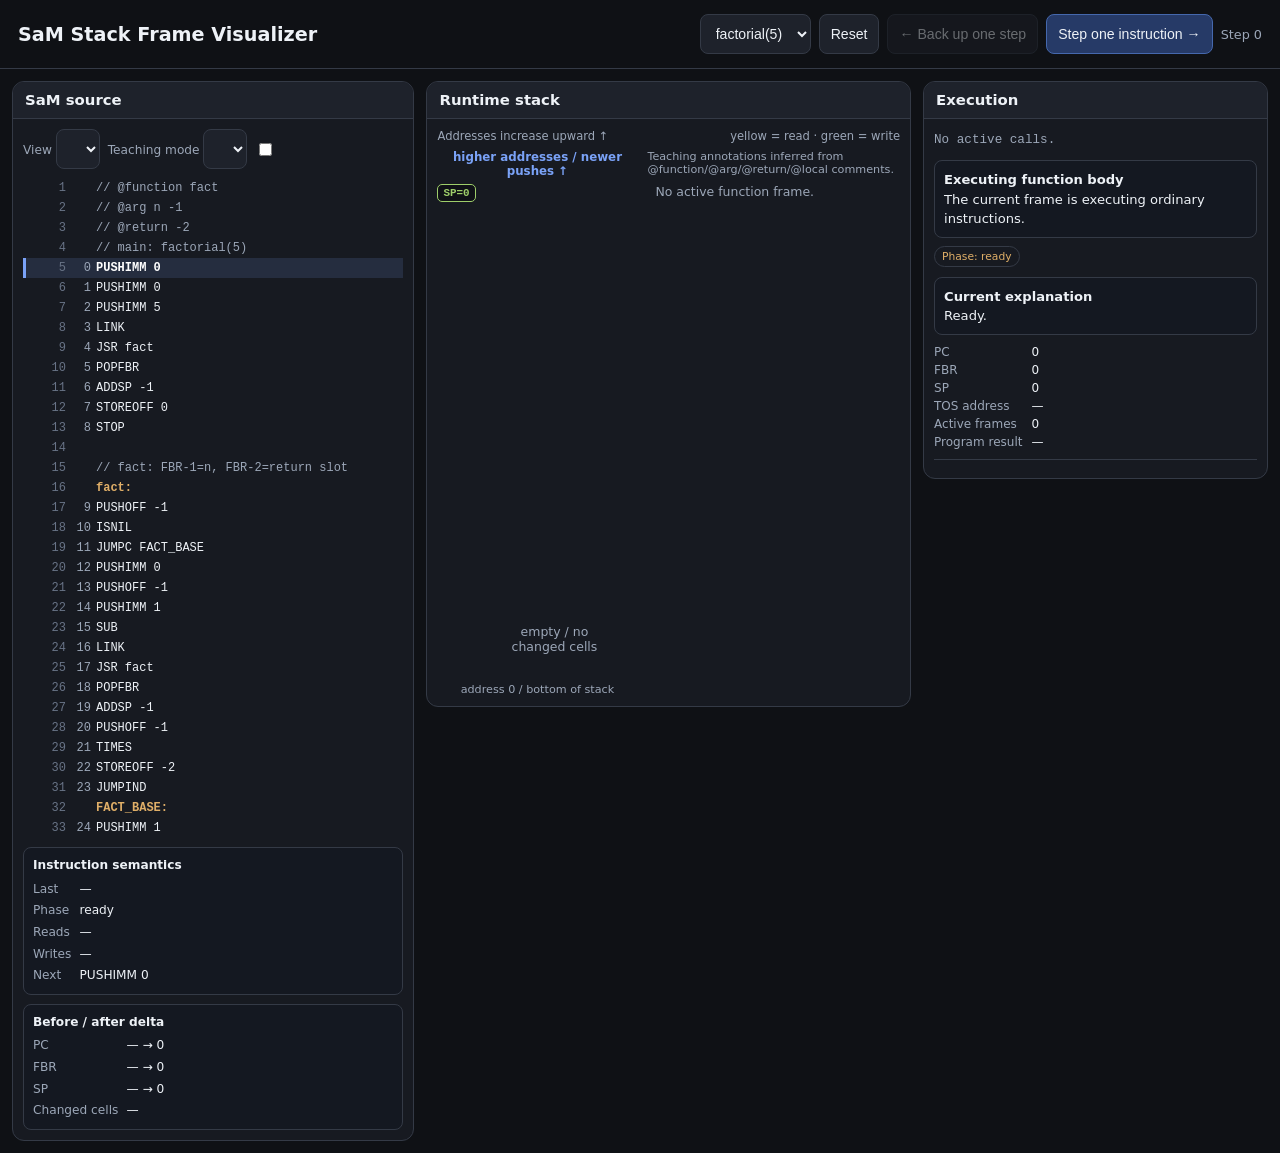
<file: simpl/sam-stack-frame-viz.html>
<!doctype html>
<html lang="en">
<head>
<meta charset="utf-8">
<meta name="viewport" content="width=device-width, initial-scale=1">
<title>SaM Stack Frame Visualizer</title>
<style>
:root{
  --bg:#0f1115;--panel:#171a21;--panel2:#1e222b;--border:#343a46;
  --text:#eef2f7;--muted:#9ca7b8;--accent:#7aa2f7;--good:#9ece6a;
  --warn:#e0af68;--bad:#f7768e;--purple:#bb9af7;
  --f1:#21304a;--f2:#293b2c;--f3:#3b2c3d;--f4:#3c3525;--f5:#28363f;--f6:#332f45;
}
*{box-sizing:border-box}
body{margin:0;background:var(--bg);color:var(--text);font-family:Inter,ui-sans-serif,system-ui,-apple-system,BlinkMacSystemFont,"Segoe UI",sans-serif}
header{padding:14px 18px;border-bottom:1px solid var(--border);display:flex;align-items:center;justify-content:space-between;gap:14px;flex-wrap:wrap}
h1{margin:0;font-size:1.2rem}.subtitle{color:var(--muted);font-size:.86rem;margin-top:4px}
.controls{display:flex;gap:8px;align-items:center;flex-wrap:wrap}
button,select{min-height:40px;padding:8px 11px;color:var(--text);background:var(--panel2);border:1px solid var(--border);border-radius:8px;font-size:.88rem}
button{cursor:pointer}button:hover:not(:disabled){border-color:var(--accent)}button:disabled{opacity:.4;cursor:default}.primary{background:#263a67;border-color:#4568ad}
main{padding:12px;display:grid;grid-template-columns:minmax(360px,.98fr) minmax(430px,1.18fr) minmax(300px,.84fr);gap:12px;align-items:start}
.panel{min-width:0;background:var(--panel);border:1px solid var(--border);border-radius:12px;overflow:hidden}
.panel h2{margin:0;padding:9px 12px;background:var(--panel2);border-bottom:1px solid var(--border);font-size:.93rem}
.panel-body{padding:10px}
.toolbar{display:flex;gap:8px;align-items:center;flex-wrap:wrap;margin-bottom:9px}
.toolbar label{font-size:.76rem;color:var(--muted)}
.code{max-height:660px;overflow:auto;font-family:"SFMono-Regular",Consolas,"Liberation Mono",monospace;font-size:.75rem;line-height:1.5}
.code-line{display:grid;grid-template-columns:34px 20px minmax(0,1fr);gap:5px;padding:1px 6px;border-left:3px solid transparent}
.code-line .ln{color:#687386;text-align:right;user-select:none}.code-line .pc{color:var(--muted);text-align:right;user-select:none}.code-line .txt{white-space:pre}
.code-line.comment .txt{color:var(--muted)}.code-line.comment .txt::selection{background:rgba(122,162,247,.25)}.code-line.label .txt{color:var(--warn);font-weight:700}
.code-line.next{background:rgba(122,162,247,.14);border-left-color:var(--accent)}.code-line.next .txt{font-weight:700;color:white}
.code-line.last .txt{color:var(--good)}
.semantics{margin-top:9px;padding:9px;border:1px solid var(--border);border-radius:8px;background:#141821;font-size:.76rem;line-height:1.45}
.sem-grid{display:grid;grid-template-columns:auto 1fr;gap:4px 8px;margin-top:6px}.sem-grid div:nth-child(odd){color:var(--muted)}
.stack-topline{display:flex;justify-content:space-between;gap:8px;flex-wrap:wrap;color:var(--muted);font-size:.72rem;margin-bottom:7px}
.stack-layout{display:grid;grid-template-columns:minmax(200px,.76fr) minmax(220px,1fr);gap:10px}
.raw-zone{position:relative;padding-top:28px}
.stack-arrow{position:absolute;left:0;right:0;top:0;text-align:center;color:var(--accent);font-size:.74rem;font-weight:700}
.stack-column{min-height:500px;display:flex;flex-direction:column;justify-content:flex-end;padding-left:34px;position:relative;overflow:visible}
.cells{display:flex;flex-direction:column;position:relative;z-index:1}
.cell{display:grid;grid-template-columns:48px minmax(0,1fr) 42px;border:1px solid var(--border);border-bottom:none;min-height:28px;font: .7rem "SFMono-Regular",Consolas,monospace;position:relative;z-index:1}
.cell:last-child{border-bottom:1px solid var(--border)}.addr{padding:5px;color:var(--muted);border-right:1px solid var(--border);text-align:right}.value{padding:5px 7px;overflow:hidden;text-overflow:ellipsis;white-space:nowrap}.mark{padding:5px 3px;text-align:center;font-weight:700;color:var(--accent)}
.cell.read{box-shadow:inset 0 0 0 2px var(--warn)}.cell.write{box-shadow:inset 0 0 0 2px var(--good)}.cell.pop{opacity:.55}
.cell.f1{background:var(--f1)}.cell.f2{background:var(--f2)}.cell.f3{background:var(--f3)}.cell.f4{background:var(--f4)}.cell.f5{background:var(--f5)}.cell.f6{background:var(--f6)}
.marker{position:absolute;left:0;font:700 .68rem "SFMono-Regular",Consolas,monospace;padding:2px 5px;border-radius:5px;white-space:nowrap;z-index:50;pointer-events:none;background:rgba(15,17,21,.92)}
.marker.fbr{color:var(--accent);border:1px solid var(--accent)}.marker.sp{color:var(--good);border:1px solid var(--good)}
.frames{min-height:500px;display:flex;flex-direction:column;justify-content:flex-start;gap:8px}
.frame{border:1px solid var(--border);border-radius:8px;overflow:hidden;background:#141821}.frame.current{border:2px solid var(--accent)}
.frame-title{padding:6px 8px;background:var(--panel2);display:flex;justify-content:space-between;gap:6px;font-size:.78rem;font-weight:700}.badge{font-size:.64rem;color:var(--accent)}
.frame table{width:100%;border-collapse:collapse;font:.69rem "SFMono-Regular",Consolas,monospace}.frame td{border-top:1px solid var(--border);padding:4px 6px}.frame td:first-child{width:60px;color:var(--muted)}
.call-tree{font:.79rem/1.7 "SFMono-Regular",Consolas,monospace}.call-node.current{color:var(--accent);font-weight:700}
.phase{display:inline-block;margin-top:8px;padding:3px 7px;border-radius:999px;border:1px solid var(--border);font-size:.67rem;color:var(--warn)}
.explain{margin-top:10px;padding:9px;background:#141821;border:1px solid var(--border);border-radius:8px;font-size:.82rem;line-height:1.45}
.kv{margin-top:10px;display:grid;grid-template-columns:auto 1fr;gap:4px 9px;font-size:.75rem}.kv div:nth-child(odd){color:var(--muted)}
.history{margin-top:10px;border-top:1px solid var(--border);padding-top:8px}.history-title{font-size:.72rem;color:var(--muted);margin-bottom:5px}
.crumbs{display:flex;gap:5px;flex-wrap:wrap}.crumb{font:.67rem "SFMono-Regular",Consolas,monospace;border:1px solid var(--border);border-radius:6px;padding:3px 5px;color:var(--muted);background:#141821}.crumb.current{border-color:var(--accent);color:var(--accent)}
.legend{margin-top:10px;padding-top:8px;border-top:1px solid var(--border);color:var(--muted);font-size:.72rem;line-height:1.5}
.mode-note{font-size:.7rem;color:var(--muted)}
footer{padding:0 14px 14px;color:var(--muted);font-size:.72rem}
@media(max-width:1120px){main{grid-template-columns:1fr 1fr}.right{grid-column:1/-1}}
@media(max-width:760px){main{grid-template-columns:1fr}.right{grid-column:auto}.stack-layout{grid-template-columns:1fr}}
</style>
</head>
<body>
<header>
  <div>
    <h1>SaM Stack Frame Visualizer</h1>
  </div>
  <div class="controls">
    <select id="example">
      <option value="factorial5">factorial(5)</option>
    </select>
    <button id="reset">Reset</button>
    <button id="back">← Back up one step</button>
    <button id="next" class="primary">Step one instruction →</button>
    <span id="counter" style="color:var(--muted);font-size:.8rem"></span>
  </div>
</header>

<main>
<section class="panel">
  <h2>SaM source</h2>
  <div class="panel-body">
    <div class="toolbar">
      <label>View
        <select id="mode"><option value="annotated"></option></select>
      </label>
      <label>Teaching mode
        <select id="teachingMode"><option value="beginner"></option></select>
      </label>
      <label><input id="changesOnly" type="checkbox"></label>
    </div>
    <div id="code" class="code"></div>
    <div id="semantics" class="semantics"></div>
    <div id="delta" class="semantics"></div>
  </div>
</section>

<section class="panel">
  <h2>Runtime stack</h2>
  <div class="panel-body">
    <div class="stack-topline"><span>Addresses increase upward ↑</span><span>yellow = read · green = write</span></div>
    <div class="stack-layout">
      <div class="raw-zone">
        <div class="stack-arrow">higher addresses / newer pushes ↑</div>
        <div id="stackColumn" class="stack-column">
          <div id="fbrMarker" class="marker fbr">FBR</div>
          <div id="spMarker" class="marker sp">SP</div>
          <div id="cells" class="cells"></div>
        </div>
        <div style="text-align:center;color:var(--muted);font-size:.7rem;margin-top:5px">address 0 / bottom of stack</div>
      </div>
      <div>
        <div class="mode-note" id="frameModeNote">Teaching annotations inferred from the selected calling convention.</div>
        <div id="frames" class="frames"></div>
      </div>
    </div>
  </div>
</section>

<section class="panel right">
  <h2>Execution</h2>
  <div class="panel-body">
    <div id="tree" class="call-tree"></div>
    <div id="boundaryState" class="explain"></div>
    <div id="phase" class="phase"></div>
    <div id="explain" class="explain"></div>
    <div id="registers" class="kv"></div>
    <div id="legend" class="legend"></div>
  </div>
</section>
</main>

<script>
(() => {
const els = Object.fromEntries(["example","reset","back","next","counter","mode","teachingMode","changesOnly","code","semantics","delta","cells","frames","tree","boundaryState","phase","explain","registers","crumbs","legend","fbrMarker","spMarker","stackColumn","frameModeNote"].map(id=>[id,document.getElementById(id)]));

const examples = {
factorial5:{
 title:"Recursive factorial",
 source:[
  "// @function fact",
  "// @arg n -1",
  "// @return -2",
  "// main: factorial(5)",
  "PUSHIMM 0",
  "PUSHIMM 0",
  "PUSHIMM 5",
  "LINK",
  "JSR fact",
  "POPFBR",
  "ADDSP -1",
  "STOREOFF 0",
  "STOP",
  "",
  "// fact: FBR-1=n, FBR-2=return slot",
  "fact:",
  "PUSHOFF -1",
  "ISNIL",
  "JUMPC FACT_BASE",
  "PUSHIMM 0",
  "PUSHOFF -1",
  "PUSHIMM 1",
  "SUB",
  "LINK",
  "JSR fact",
  "POPFBR",
  "ADDSP -1",
  "PUSHOFF -1",
  "TIMES",
  "STOREOFF -2",
  "JUMPIND",
  "FACT_BASE:",
  "PUSHIMM 1",
  "STOREOFF -2",
  "JUMPIND"
 ],
 frameSpec:{name:"fact",args:[[-1,"n"]],ret:-2},
 phases:{LINK:"frame setup",JSR:"call transfer",JUMPIND:"return transfer",STOREOFF:"return value write",POPFBR:"caller restoration",ADDSP:"caller cleanup"}
}
};

function parseAnnotations(lines){
 const meta={name:null,args:[],ret:null,locals:[]};
 for(const raw of lines){
   const t=raw.trim();
   let m=t.match(/^\/\/\s*@function\s+([A-Za-z_][A-Za-z0-9_]*)/);
   if(m){meta.name=m[1];continue}
   m=t.match(/^\/\/\s*@arg\s+([A-Za-z_][A-Za-z0-9_]*)\s+(-?\d+)/);
   if(m){meta.args.push([Number(m[2]),m[1]]);continue}
   m=t.match(/^\/\/\s*@return\s+(-?\d+)/);
   if(m){meta.ret=Number(m[1]);continue}
   m=t.match(/^\/\/\s*@local\s+([A-Za-z_][A-Za-z0-9_]*)\s+(-?\d+)/);
   if(m){meta.locals.push([Number(m[2]),m[1]]);continue}
 }
 return meta.name && meta.ret!==null ? meta : null;
}
function parseSource(lines){
 const labels={}, instructions=[], rows=[];
 lines.forEach((text,sourceIndex)=>{
   const trimmed=text.trim(), isComment=trimmed.startsWith("//"), isLabel=/^[A-Za-z_][A-Za-z0-9_]*:$/.test(trimmed);
   if(isLabel) labels[trimmed.slice(0,-1)]=instructions.length;
   let executable=false, pc="";
   if(trimmed && !isComment && !isLabel){
     const code=trimmed.split("//")[0].trim();
     const [op,...rest]=code.match(/"[^"]*"|\S+/g)||[];
     instructions.push({op,arg:rest.join(" "),sourceIndex,display:code});
     executable=true; pc=instructions.length-1;
   }
   rows.push({text,sourceIndex,isComment,isLabel,executable,pc});
 });
 return {labels,instructions,rows};
}
function clone(s){return JSON.parse(JSON.stringify(s))}
function safe(v){return v===undefined?"⟂ undefined":Number.isNaN(v)?"NaN":String(v)}
function addrForOffset(fbr,off){return fbr+Number(off)}
function opPhase(ex,ins){return ex.phases[ins.op]||({PUSHOFF:"stack read",PUSHIMM:"push",PUSHIMMSTR:"heap pointer push",ISNIL:"test",JUMPC:"branch",JUMP:"branch",TIMES:"arithmetic",DIV:"arithmetic",MOD:"arithmetic",ADD:"arithmetic",SUB:"arithmetic",DUP:"stack manipulation"}[ins.op]||"execute")}

function initialState(){
 return {pc:0,fbr:0,stack:[],halted:false,frames:[],heap:{},nextHeap:1000,lastSource:null,lastText:null,note:"Ready.",stepNo:0,reads:[],writes:[],pops:[],phase:"ready",error:null}
}
function readStack(s,a){
 if(a<0||a>=s.stack.length) throw new Error(`invalid stack read at address ${a} (FBR=${s.fbr}, SP=${s.stack.length})`);
 s.reads.push(a); return s.stack[a];
}
function writeStack(s,a,v){
 if(a<0||a>=s.stack.length) throw new Error(`invalid stack write at address ${a} (FBR=${s.fbr}, SP=${s.stack.length})`);
 s.writes.push(a); s.stack[a]=v;
}
function pop(s){ if(!s.stack.length) throw new Error("stack underflow"); const a=s.stack.length-1;s.pops.push(a);return s.stack.pop()}
function push(s,v){s.stack.push(v);s.writes.push(s.stack.length-1)}

function establishFrame(s,ex){
 const spec=ex.frameSpec, fbr=s.fbr, args={};
 spec.args.forEach(([off,name])=>args[name]=s.stack[fbr+off]);
 const locals={};
 (spec.locals||[]).forEach(([off,name])=>locals[name]=fbr+off);
 s.frames.push({name:spec.name,fbr,retAddr:fbr+spec.ret,args,locals,returnPcAddr:fbr+1});
}

function executeOne(state,prog,ex){
 const s=clone(state); s.reads=[];s.writes=[];s.pops=[];s.error=null;
 if(s.halted)return s;
 const ins=prog.instructions[s.pc]; if(!ins){s.halted=true;return s}
 const before=clone(s), next=s.pc+1, op=ins.op, arg=ins.arg;
 s.lastSource=ins.sourceIndex;s.lastText=ins.display;s.phase=opPhase(ex,ins);
 try{
 switch(op){
  case "PUSHIMM": push(s,Number(arg));s.pc=next;break;
  case "PUSHIMMSTR":{
    const str=arg.replace(/^"|"$/g,""), base=s.nextHeap;
    [...str].forEach((ch,i)=>s.heap[base+i]=ch.charCodeAt(0)); s.heap[base+str.length]=0; s.nextHeap+=str.length+8;
    push(s,base); s.pc=next; break;
  }
  case "PUSHOFF":{const a=addrForOffset(s.fbr,arg);push(s,readStack(s,a));s.pc=next;break}
  case "STOREOFF":{const v=pop(s),a=addrForOffset(s.fbr,arg);writeStack(s,a,v);s.pc=next;break}
  case "PUSHIND":{const a=pop(s),v=s.heap[a]; if(v===undefined)throw new Error(`invalid heap read at ${a}`); push(s,v); s.note=`Read heap[${a}] = ${v}${v?` ('${String.fromCharCode(v)}')`:" (NUL)"}.`; s.pc=next;break}
  case "LINK":{
    const old=s.fbr;push(s,old);s.fbr=s.stack.length-1;establishFrame(s,ex);s.pc=next;break
  }
  case "JSR":push(s,next);s.pc=prog.labels[arg];break;
  case "POPFBR":s.fbr=pop(s);s.pc=next;break;
  case "ADDSP":{
    const k=Number(arg); if(k<0){for(let i=0;i<-k;i++)pop(s)} else for(let i=0;i<k;i++)push(s,0); s.pc=next;break
  }
  case "ADD":{const b=pop(s),a=pop(s);push(s,a+b);s.pc=next;break}
  case "SUB":{const b=pop(s),a=pop(s);push(s,a-b);s.pc=next;break}
  case "DIV":{const b=pop(s),a=pop(s);if(b===0)throw new Error("division by zero");push(s,Math.trunc(a/b));s.pc=next;break}
  case "MOD":{const b=pop(s),a=pop(s);if(b===0)throw new Error("mod by zero");push(s,a%b);s.pc=next;break}
  case "DUP":{const a=s.stack.length-1;push(s,readStack(s,a));s.pc=next;break}
  case "TIMES":{const b=pop(s),a=pop(s);push(s,a*b);s.pc=next;break}
  case "ISNIL":{const v=pop(s);push(s,v===0?1:0);s.pc=next;break}
  case "JUMPC":{const c=pop(s);s.pc=c!==0?prog.labels[arg]:next;break}
  case "JUMP":s.pc=prog.labels[arg];break;
  case "JUMPIND":{const target=pop(s);s.frames.pop();s.pc=target;break}
  case "STOP":s.halted=true;s.pc=next;break;
  default:throw new Error("Unsupported opcode "+op)
 }
 if(!s.note || s.note==="Ready.") s.note=describe(ins,before,s);
 s.stepNo++;
 }catch(err){s.error=String(err.message||err);s.halted=true;s.note="Execution stopped: "+s.error}
 return s;
}
function describe(ins,b,a){
 const op=ins.op,arg=ins.arg;
 if(op==="LINK")return `LINK pushed old FBR ${b.fbr} and established the new frame at FBR=${a.fbr}.`;
 if(op==="JSR")return `JSR pushed return PC ${b.pc+1} and transferred control to ${arg}.`;
 if(op==="POPFBR")return `POPFBR restored caller FBR=${a.fbr}.`;
 if(op==="PUSHOFF"){const ad=b.fbr+Number(arg);return `PUSHOFF ${arg}: FBR ${b.fbr} ${Number(arg)>=0?"+":"−"} ${Math.abs(Number(arg))} = ${ad}; read stack[${ad}] = ${safe(b.stack[ad])}.`}
 if(op==="STOREOFF"){const ad=b.fbr+Number(arg);return `STOREOFF ${arg}: write the popped value into stack[${ad}].`}
 if(op==="ADDSP")return Number(arg)<0?`Caller cleanup: discard ${-Number(arg)} stack cell(s).`:`Reserve ${arg} stack cell(s).`;
 if(op==="JUMPIND")return `Return through the PC on TOS. The current activation record disappears.`;
 if(op==="STOP")return `Program halted with stack[0] = ${safe(a.stack[0])}.`;
 return `${ins.display} executed.`;
}

let ex,prog,history,index;

function initialize(){
 ex=examples[els.example.value];
 const annotatedSpec=parseAnnotations(ex.source);
 if(annotatedSpec) ex={...ex,frameSpec:annotatedSpec};
 prog=parseSource(ex.source);history=[initialState()];index=0;renderSource();render();
}
function current(){return history[index]}
function renderSource(){
 els.code.innerHTML="";
 prog.rows.forEach(r=>{
   const d=document.createElement("div"); d.className="code-line"+(r.isComment?" comment":"")+(r.isLabel?" label":"");d.dataset.source=r.sourceIndex;
   d.innerHTML=`<span class="ln">${r.sourceIndex+1}</span><span class="pc">${r.executable?r.pc:""}</span><span class="txt"></span>`;
   d.querySelector(".txt").textContent=r.text||" ";els.code.appendChild(d);
 });
}
function renderCode(s){
 document.querySelectorAll(".code-line").forEach(x=>x.classList.remove("next","last"));
 if(s.lastSource!==null){const el=document.querySelector(`.code-line[data-source="${s.lastSource}"]`);if(el)el.classList.add("last")}
 if(!s.halted&&prog.instructions[s.pc]){const el=document.querySelector(`.code-line[data-source="${prog.instructions[s.pc].sourceIndex}"]`);if(el){el.classList.add("next");el.scrollIntoView({block:"nearest"})}}
}
function ownerForAddress(addr,s){
 for(let i=s.frames.length-1;i>=0;i--){
   const f=s.frames[i];
   // A frame owns exactly its own activation-record cells:
   // from the return-value slot up through the return-PC slot.
   // This prevents adjacent frames from overlapping in color.
   if(addr>=f.retAddr && addr<=f.returnPcAddr) return i;
 }
 return -1;
}
function annotation(addr,s){
 if(els.mode.value==="raw" || els.teachingMode.value==="advanced")return "";
 for(let i=s.frames.length-1;i>=0;i--){
   const f=s.frames[i],spec=ex.frameSpec;
   if(addr===f.retAddr)return "  return slot";
   for(const [off,name] of spec.args)if(addr===f.fbr+off)return `  ${name}`;
   for(const [off,name] of (spec.locals||[]))if(addr===f.fbr+off)return `  local ${name}`;
   if(addr===f.fbr)return "  saved FBR";
   if(addr===f.returnPcAddr && addr<s.stack.length)return "  return PC";
 }
 if(addr===0)return "  program result";
 return "";
}
function renderStack(s){
 const showChanges=els.changesOnly.checked;
 const touched=new Set([...s.reads,...s.writes,...s.pops]);
 const rows=[];
 for(let addr=s.stack.length-1;addr>=0;addr--){
   if(showChanges && s.stepNo>0 && !touched.has(addr) && addr!==s.fbr && addr!==s.stack.length-1) continue;
   let cls="cell"; const owner=ownerForAddress(addr,s); if(owner>=0)cls+=" f"+((owner%6)+1);
   if(s.reads.includes(addr))cls+=" read"; if(s.writes.includes(addr))cls+=" write"; if(s.pops.includes(addr))cls+=" pop";
   const marks=[];if(addr===s.fbr)marks.push("FBR");if(addr===s.stack.length-1)marks.push("TOS");
   rows.push(`<div class="${cls}" data-addr="${addr}"><div class="addr">${addr}</div><div class="value">${safe(s.stack[addr])}${annotation(addr,s)}</div><div class="mark">${marks.join(" ")}</div></div>`);
 }
 els.cells.innerHTML=rows.length?rows.join(""):`<div style="color:var(--muted);font-size:.78rem;text-align:center;padding:24px">empty / no changed cells</div>`;
 requestAnimationFrame(()=>positionMarkers(s));
}
function positionMarkers(s){
 const col=els.stackColumn, rows=[...els.cells.querySelectorAll(".cell")];
 function yForAddr(addr,topMarker){
   const row=rows.find(r=>Number(r.dataset.addr)===addr);
   if(row){const rr=row.getBoundingClientRect(),cr=col.getBoundingClientRect();return rr.top-cr.top+(topMarker?-8:8)}
   return 6;
 }
 els.fbrMarker.style.top=yForAddr(s.fbr,false)+"px";els.fbrMarker.style.display=s.stack.length?"block":"none";
 els.spMarker.style.top=yForAddr(Math.max(0,s.stack.length-1),true)+"px";els.spMarker.style.display="block";
 els.spMarker.textContent=`SP=${s.stack.length}`;
 els.fbrMarker.textContent=`FBR=${s.fbr}`;
}
function renderFrames(s){
 const annotated=els.mode.value==="annotated" && els.teachingMode.value==="beginner";
 els.frameModeNote.textContent=annotated?"Teaching annotations inferred from @function/@arg/@return/@local comments.":"Advanced/raw mode: frame boxes emphasize machine-level frame boundaries and control data.";
 if(!s.frames.length){els.frames.innerHTML=`<div style="color:var(--muted);font-size:.78rem;padding:8px">No active function frame.</div>`;return}
 els.frames.innerHTML=s.frames.slice().reverse().map((f,ri)=>{
   const current=ri===0, spec=ex.frameSpec, rows=[];
   rows.push(`<tr><td>FBR+1</td><td>${f.returnPcAddr<s.stack.length?`return PC = ${safe(s.stack[f.returnPcAddr])}`:"return PC pending"}</td></tr>`);
   rows.push(`<tr><td>FBR+0</td><td>saved FBR = ${safe(s.stack[f.fbr])}</td></tr>`);
   if(annotated){
    (spec.locals||[]).slice().reverse().forEach(([off,name])=>{const a=f.fbr+off;if(a<s.stack.length)rows.unshift(`<tr><td>FBR${off>=0?"+":""}${off}</td><td>${name} = ${safe(s.stack[a])}</td></tr>`)});
    spec.args.forEach(([off,name])=>rows.push(`<tr><td>FBR${off}</td><td>${name} = ${safe(s.stack[f.fbr+off])}</td></tr>`));
    rows.push(`<tr><td>FBR${spec.ret}</td><td>return = ${safe(s.stack[f.retAddr])}</td></tr>`);
   }
   return `<div class="frame ${current?"current":""}"><div class="frame-title"><span>${f.name} frame</span><span class="badge">FBR=${f.fbr}</span></div><table>${rows.join("")}</table></div>`;
 }).join("");
}
function renderTree(s){
 if(!s.frames.length){els.tree.innerHTML=`<span style="color:var(--muted)">No active calls.</span>`;return}
 els.tree.innerHTML=s.frames.map((f,i)=>`<div class="call-node ${i===s.frames.length-1?"current":""}">${"&nbsp;&nbsp;".repeat(i)}${i?"└── ":""}${f.name}(${Object.entries(f.args).map(([k,v])=>`${k}=${v}`).join(", ")})${i===s.frames.length-1?" ← current":""}</div>`).join("");
}
function boundaryStateFor(s){
 const last=s.lastText||"";
 const next=(!s.halted&&prog.instructions[s.pc])?prog.instructions[s.pc].display:"";
 if(last==="LINK") return {title:"Frame established",text:"Arguments and return slot are already on the stack. LINK has now saved the old FBR and established the callee frame."};
 if(last.startsWith("JSR")) return {title:"Callee entered",text:"JSR pushed the return PC and transferred control into the callee body."};
 if(last.startsWith("STOREOFF") && s.frames.length) return {title:"Return value written",text:"The callee has written its result into the caller-visible return slot."};
 if(last==="JUMPIND") return {title:"Control returned",text:"The callee frame has been removed and execution has jumped back to the caller."};
 if(last==="POPFBR") return {title:"Caller restored",text:"The caller's frame base register has been restored."};
 if(last.startsWith("ADDSP") && s.frames.length>=0) return {title:"Caller cleanup",text:"The caller is removing argument cells that are no longer needed."};
 if(next==="LINK") return {title:"Arguments prepared",text:"The return slot and arguments are ready. The next LINK will establish the new activation record."};
 return {title:"Executing function body",text:"The current frame is executing ordinary instructions."};
}
function deltaBetween(prev,s){
 const out=[];
 out.push(["PC",prev?prev.pc:"—",s.halted?"HALT":s.pc]);
 out.push(["FBR",prev?prev.fbr:"—",s.fbr]);
 out.push(["SP",prev?prev.stack.length:"—",s.stack.length]);
 const max=Math.max(prev?prev.stack.length:0,s.stack.length);
 const changes=[];
 for(let a=0;a<max;a++){
   const b=prev?prev.stack[a]:undefined, n=s.stack[a];
   if(b!==n) changes.push(`stack[${a}]: ${safe(b)} → ${safe(n)}`);
 }
 return {regs:out,changes};
}
function renderSemantics(s){
 const next=!s.halted?prog.instructions[s.pc]:null;
 els.semantics.innerHTML=`<strong>Instruction semantics</strong><div class="sem-grid">
 <div>Last</div><div>${s.lastText||"—"}</div>
 <div>Phase</div><div>${s.phase}</div>
 <div>Reads</div><div>${s.reads.length?s.reads.map(a=>"stack["+a+"]").join(", "):"—"}</div>
 <div>Writes</div><div>${s.writes.length?s.writes.map(a=>"stack["+a+"]").join(", "):"—"}</div>
 <div>Next</div><div>${next?next.display:"—"}</div></div>`;
}
function renderHistory(){
 const start=Math.max(0,index-7), bits=[];
 for(let i=start;i<=index;i++){const s=history[i];bits.push(`<span class="crumb ${i===index?"current":""}">${i}: ${s.lastText||"start"}</span>`)}
 //els.crumbs.innerHTML=bits.join("");
}
function render(){
 const s=current(), prev=index>0?history[index-1]:null;
 renderCode(s);renderStack(s);renderFrames(s);renderTree(s);renderSemantics(s);renderHistory();
 const bstate=boundaryStateFor(s);
 els.boundaryState.innerHTML=`<strong>${bstate.title}</strong><br>${bstate.text}`;
 const d=deltaBetween(prev,s);
 els.delta.innerHTML=`<strong>Before / after delta</strong><div class="sem-grid">${d.regs.map(r=>`<div>${r[0]}</div><div>${r[1]} → ${r[2]}</div>`).join("")}<div>Changed cells</div><div>${d.changes.length?d.changes.join("<br>"):"—"}</div></div>`;
 els.phase.textContent=`Phase: ${s.phase}`;
 els.explain.innerHTML=els.teachingMode.value==="advanced"
   ? `<strong>${s.error?"Interpreter stopped":"Machine note"}</strong><br>${s.error?`<span style="color:var(--bad)">${s.error}</span>`:(s.lastText||"Ready")}`
   : `<strong>${s.error?"Interpreter stopped":"Current explanation"}</strong><br>${s.error?`<span style="color:var(--bad)">${s.error}</span>`:s.note}`;
 els.registers.innerHTML=`<div>PC</div><div>${s.halted?"HALT":s.pc}</div><div>FBR</div><div>${s.fbr}</div><div>SP</div><div>${s.stack.length}</div><div>TOS address</div><div>${s.stack.length?s.stack.length-1:"—"}</div><div>Active frames</div><div>${s.frames.length}</div><div>Program result</div><div>${s.stack.length?safe(s.stack[0]):"—"}</div>`;
// els.legend.innerHTML=`<strong>${ex.title}</strong><br>${els.teachingMode.value==="beginner"?"Beginner mode shows symbolic frame names, explanatory boundary states, and detailed deltas.":"Advanced mode suppresses most symbolic stack labels so students work from the machine state."}<br>${els.mode.value==="annotated"?"Annotated view is enabled.":"Raw machine view is enabled."}`;
 els.counter.textContent=`Step ${index}`;els.back.disabled=index===0;els.next.disabled=s.halted;
}
els.next.addEventListener("click",()=>{if(current().halted)return;if(index<history.length-1)index++;else{history.push(executeOne(current(),prog,ex));index++}render()});
els.back.addEventListener("click",()=>{if(index>0){index--;render()}});
els.reset.addEventListener("click",initialize);els.example.addEventListener("change",initialize);els.mode.addEventListener("change",render);els.teachingMode.addEventListener("change",render);els.changesOnly.addEventListener("change",render);
document.addEventListener("keydown",e=>{if(e.target.matches("select,button,input,textarea"))return;if(e.key==="ArrowRight"&&!els.next.disabled)els.next.click();if(e.key==="ArrowLeft"&&!els.back.disabled)els.back.click()});
initialize();
})();
</script>
</body>
</html>
</file>
<file: sam-web-ide/vendor/codemirror/codemirror.css>
/* BASICS */

.CodeMirror {
  /* Set height, width, borders, and global font properties here */
  font-family: monospace;
  height: 300px;
  color: black;
  direction: ltr;
}

/* PADDING */

.CodeMirror-lines {
  padding: 4px 0; /* Vertical padding around content */
}
.CodeMirror pre.CodeMirror-line,
.CodeMirror pre.CodeMirror-line-like {
  padding: 0 4px; /* Horizontal padding of content */
}

.CodeMirror-scrollbar-filler, .CodeMirror-gutter-filler {
  background-color: white; /* The little square between H and V scrollbars */
}

/* GUTTER */

.CodeMirror-gutters {
  border-right: 1px solid #ddd;
  background-color: #f7f7f7;
  white-space: nowrap;
}
.CodeMirror-linenumbers {}
.CodeMirror-linenumber {
  padding: 0 3px 0 5px;
  min-width: 20px;
  text-align: right;
  color: #999;
  white-space: nowrap;
}

.CodeMirror-guttermarker { color: black; }
.CodeMirror-guttermarker-subtle { color: #999; }

/* CURSOR */

.CodeMirror-cursor {
  border-left: 1px solid black;
  border-right: none;
  width: 0;
}
/* Shown when moving in bi-directional text */
.CodeMirror div.CodeMirror-secondarycursor {
  border-left: 1px solid silver;
}
.cm-fat-cursor .CodeMirror-cursor {
  width: auto;
  border: 0 !important;
  background: #7e7;
}
.cm-fat-cursor div.CodeMirror-cursors {
  z-index: 1;
}
.cm-fat-cursor-mark {
  background-color: rgba(20, 255, 20, 0.5);
  -webkit-animation: blink 1.06s steps(1) infinite;
  -moz-animation: blink 1.06s steps(1) infinite;
  animation: blink 1.06s steps(1) infinite;
}
.cm-animate-fat-cursor {
  width: auto;
  border: 0;
  -webkit-animation: blink 1.06s steps(1) infinite;
  -moz-animation: blink 1.06s steps(1) infinite;
  animation: blink 1.06s steps(1) infinite;
  background-color: #7e7;
}
@-moz-keyframes blink {
  0% {}
  50% { background-color: transparent; }
  100% {}
}
@-webkit-keyframes blink {
  0% {}
  50% { background-color: transparent; }
  100% {}
}
@keyframes blink {
  0% {}
  50% { background-color: transparent; }
  100% {}
}

/* Can style cursor different in overwrite (non-insert) mode */
.CodeMirror-overwrite .CodeMirror-cursor {}

.cm-tab { display: inline-block; text-decoration: inherit; }

.CodeMirror-rulers {
  position: absolute;
  left: 0; right: 0; top: -50px; bottom: 0;
  overflow: hidden;
}
.CodeMirror-ruler {
  border-left: 1px solid #ccc;
  top: 0; bottom: 0;
  position: absolute;
}

/* DEFAULT THEME */

.cm-s-default .cm-header {color: blue;}
.cm-s-default .cm-quote {color: #090;}
.cm-negative {color: #d44;}
.cm-positive {color: #292;}
.cm-header, .cm-strong {font-weight: bold;}
.cm-em {font-style: italic;}
.cm-link {text-decoration: underline;}
.cm-strikethrough {text-decoration: line-through;}

.cm-s-default .cm-keyword {color: #708;}
.cm-s-default .cm-atom {color: #219;}
.cm-s-default .cm-number {color: #164;}
.cm-s-default .cm-def {color: #00f;}
.cm-s-default .cm-variable,
.cm-s-default .cm-punctuation,
.cm-s-default .cm-property,
.cm-s-default .cm-operator {}
.cm-s-default .cm-variable-2 {color: #05a;}
.cm-s-default .cm-variable-3, .cm-s-default .cm-type {color: #085;}
.cm-s-default .cm-comment {color: #a50;}
.cm-s-default .cm-string {color: #a11;}
.cm-s-default .cm-string-2 {color: #f50;}
.cm-s-default .cm-meta {color: #555;}
.cm-s-default .cm-qualifier {color: #555;}
.cm-s-default .cm-builtin {color: #30a;}
.cm-s-default .cm-bracket {color: #997;}
.cm-s-default .cm-tag {color: #170;}
.cm-s-default .cm-attribute {color: #00c;}
.cm-s-default .cm-hr {color: #999;}
.cm-s-default .cm-link {color: #00c;}

.cm-s-default .cm-error {color: #f00;}
.cm-invalidchar {color: #f00;}

.CodeMirror-composing { border-bottom: 2px solid; }

/* Default styles for common addons */

div.CodeMirror span.CodeMirror-matchingbracket {color: #0b0;}
div.CodeMirror span.CodeMirror-nonmatchingbracket {color: #a22;}
.CodeMirror-matchingtag { background: rgba(255, 150, 0, .3); }
.CodeMirror-activeline-background {background: #e8f2ff;}

/* STOP */

/* The rest of this file contains styles related to the mechanics of
   the editor. You probably shouldn't touch them. */

.CodeMirror {
  position: relative;
  overflow: hidden;
  background: white;
}

.CodeMirror-scroll {
  overflow: scroll !important; /* Things will break if this is overridden */
  /* 50px is the magic margin used to hide the element's real scrollbars */
  /* See overflow: hidden in .CodeMirror */
  margin-bottom: -50px; margin-right: -50px;
  padding-bottom: 50px;
  height: 100%;
  outline: none; /* Prevent dragging from highlighting the element */
  position: relative;
}
.CodeMirror-sizer {
  position: relative;
  border-right: 50px solid transparent;
}

/* The fake, visible scrollbars. Used to force redraw during scrolling
   before actual scrolling happens, thus preventing shaking and
   flickering artifacts. */
.CodeMirror-vscrollbar, .CodeMirror-hscrollbar, .CodeMirror-scrollbar-filler, .CodeMirror-gutter-filler {
  position: absolute;
  z-index: 6;
  display: none;
  outline: none;
}
.CodeMirror-vscrollbar {
  right: 0; top: 0;
  overflow-x: hidden;
  overflow-y: scroll;
}
.CodeMirror-hscrollbar {
  bottom: 0; left: 0;
  overflow-y: hidden;
  overflow-x: scroll;
}
.CodeMirror-scrollbar-filler {
  right: 0; bottom: 0;
}
.CodeMirror-gutter-filler {
  left: 0; bottom: 0;
}

.CodeMirror-gutters {
  position: absolute; left: 0; top: 0;
  min-height: 100%;
  z-index: 3;
}
.CodeMirror-gutter {
  white-space: normal;
  height: 100%;
  display: inline-block;
  vertical-align: top;
  margin-bottom: -50px;
}
.CodeMirror-gutter-wrapper {
  position: absolute;
  z-index: 4;
  background: none !important;
  border: none !important;
}
.CodeMirror-gutter-background {
  position: absolute;
  top: 0; bottom: 0;
  z-index: 4;
}
.CodeMirror-gutter-elt {
  position: absolute;
  cursor: default;
  z-index: 4;
}
.CodeMirror-gutter-wrapper ::selection { background-color: transparent }
.CodeMirror-gutter-wrapper ::-moz-selection { background-color: transparent }

.CodeMirror-lines {
  cursor: text;
  min-height: 1px; /* prevents collapsing before first draw */
}
.CodeMirror pre.CodeMirror-line,
.CodeMirror pre.CodeMirror-line-like {
  /* Reset some styles that the rest of the page might have set */
  -moz-border-radius: 0; -webkit-border-radius: 0; border-radius: 0;
  border-width: 0;
  background: transparent;
  font-family: inherit;
  font-size: inherit;
  margin: 0;
  white-space: pre;
  word-wrap: normal;
  line-height: inherit;
  color: inherit;
  z-index: 2;
  position: relative;
  overflow: visible;
  -webkit-tap-highlight-color: transparent;
  -webkit-font-variant-ligatures: contextual;
  font-variant-ligatures: contextual;
}
.CodeMirror-wrap pre.CodeMirror-line,
.CodeMirror-wrap pre.CodeMirror-line-like {
  word-wrap: break-word;
  white-space: pre-wrap;
  word-break: normal;
}

.CodeMirror-linebackground {
  position: absolute;
  left: 0; right: 0; top: 0; bottom: 0;
  z-index: 0;
}

.CodeMirror-linewidget {
  position: relative;
  z-index: 2;
  padding: 0.1px; /* Force widget margins to stay inside of the container */
}

.CodeMirror-widget {}

.CodeMirror-rtl pre { direction: rtl; }

.CodeMirror-code {
  outline: none;
}

/* Force content-box sizing for the elements where we expect it */
.CodeMirror-scroll,
.CodeMirror-sizer,
.CodeMirror-gutter,
.CodeMirror-gutters,
.CodeMirror-linenumber {
  -moz-box-sizing: content-box;
  box-sizing: content-box;
}

.CodeMirror-measure {
  position: absolute;
  width: 100%;
  height: 0;
  overflow: hidden;
  visibility: hidden;
}

.CodeMirror-cursor {
  position: absolute;
  pointer-events: none;
}
.CodeMirror-measure pre { position: static; }

div.CodeMirror-cursors {
  visibility: hidden;
  position: relative;
  z-index: 3;
}
div.CodeMirror-dragcursors {
  visibility: visible;
}

.CodeMirror-focused div.CodeMirror-cursors {
  visibility: visible;
}

.CodeMirror-selected { background: #d9d9d9; }
.CodeMirror-focused .CodeMirror-selected { background: #d7d4f0; }
.CodeMirror-crosshair { cursor: crosshair; }
.CodeMirror-line::selection, .CodeMirror-line > span::selection, .CodeMirror-line > span > span::selection { background: #d7d4f0; }
.CodeMirror-line::-moz-selection, .CodeMirror-line > span::-moz-selection, .CodeMirror-line > span > span::-moz-selection { background: #d7d4f0; }

.cm-searching {
  background-color: #ffa;
  background-color: rgba(255, 255, 0, .4);
}

/* Used to force a border model for a node */
.cm-force-border { padding-right: .1px; }

@media print {
  /* Hide the cursor when printing */
  .CodeMirror div.CodeMirror-cursors {
    visibility: hidden;
  }
}

/* See issue #2901 */
.cm-tab-wrap-hack:after { content: ''; }

/* Help users use markselection to safely style text background */
span.CodeMirror-selectedtext { background: none; }
</file>
<file: sam-web-ide/styles.css>
:root {
  font-family: Inter, ui-sans-serif, system-ui, -apple-system, BlinkMacSystemFont, "Segoe UI", sans-serif;
  color: #e8edf5;
  background: #101319;
  --topbar-height: 64px;
  --editor-width: 44%;
  --panel: #171b22;
  --panel-2: #1d222b;
  --border: #303744;
  --muted: #9aa7b8;
  --accent: #79a8ff;
  --accent-strong: #4d8df7;
}

* { box-sizing: border-box; }
html, body { width: 100%; height: 100%; margin: 0; overflow: hidden; }
body { display: grid; grid-template-rows: var(--topbar-height) 1fr; }

button, input { font: inherit; }
button {
  border: 1px solid var(--border);
  border-radius: 7px;
  padding: 7px 11px;
  background: #242b36;
  color: #e8edf5;
  cursor: pointer;
}
button:hover:not(:disabled) { background: #303a49; }
button:disabled { opacity: 0.45; cursor: not-allowed; }
button.primary { background: var(--accent-strong); border-color: var(--accent-strong); color: white; }
button.primary:hover:not(:disabled) { background: #659bf4; }

.topbar {
  height: var(--topbar-height);
  display: flex;
  align-items: center;
  justify-content: space-between;
  padding: 0 18px;
  background: #12161c;
  border-bottom: 1px solid var(--border);
}
.brand { display: flex; align-items: center; gap: 11px; }
.brand-mark {
  display: grid; place-items: center; width: 38px; height: 38px;
  border-radius: 10px; background: #e9eef7; color: #17202b;
  font-weight: 800; letter-spacing: -0.04em;
}
h1 { font-size: 16px; line-height: 1.1; margin: 0 0 3px; }
.brand p { color: var(--muted); font-size: 12px; margin: 0; }
.status-row { display: flex; gap: 8px; align-items: center; }
.status { padding: 5px 8px; border-radius: 999px; border: 1px solid var(--border); color: var(--muted); font-size: 12px; }
.status-ready { color: #b6f3c4; border-color: #386c46; }
.status-error { color: #ffc0c0; border-color: #7c4040; }
.status-loading { color: #ffe0a1; }

.workspace { display: grid; grid-template-columns: var(--editor-width) 6px 1fr; min-width: 0; min-height: 0; }
.pane { min-width: 0; min-height: 0; background: var(--panel); }
.editor-pane { display: grid; grid-template-rows: 46px 1fr 28px; }
.simulator-pane { display: grid; grid-template-rows: 46px 1fr; }
.pane-toolbar {
  display: flex; align-items: center; justify-content: space-between; gap: 12px;
  padding: 7px 10px; background: var(--panel-2); border-bottom: 1px solid var(--border);
}
.toolbar-group { display: flex; gap: 7px; align-items: center; }
.hint { color: var(--muted); font-size: 12px; overflow: hidden; text-overflow: ellipsis; white-space: nowrap; }
.hint code { color: #d2dded; }

.editor-host { min-width: 0; min-height: 0; overflow: hidden; }
.editor-host .cm-scroller { overflow: auto; font-family: "SFMono-Regular", Consolas, "Liberation Mono", Menlo, monospace; }
.editor-footer {
  display: flex; align-items: center; justify-content: space-between;
  padding: 0 10px; color: var(--muted); background: #12161c; border-top: 1px solid var(--border); font-size: 11px;
}

.splitter { background: #262d38; cursor: col-resize; border-left: 1px solid #333b48; border-right: 1px solid #333b48; }
.splitter:hover, .splitter:focus { background: var(--accent-strong); outline: none; }

.sam-display { min-width: 0; min-height: 0; position: relative; overflow: hidden; background: #11151b; }
.sam-display > div:not(.placeholder) { width: 100% !important; height: 100% !important; }
.placeholder { position: absolute; inset: 0; display: grid; place-content: center; justify-items: center; color: var(--muted); gap: 12px; pointer-events: none; }
.spinner { width: 28px; height: 28px; border: 3px solid #344052; border-top-color: var(--accent); border-radius: 50%; animation: spin .8s linear infinite; }
@keyframes spin { to { transform: rotate(360deg); } }

.toast {
  position: fixed; left: 50%; bottom: 22px; transform: translate(-50%, 18px);
  background: #e8edf5; color: #151a21; border-radius: 9px; padding: 9px 13px;
  font-size: 13px; opacity: 0; pointer-events: none; transition: .18s ease;
  box-shadow: 0 8px 30px rgba(0,0,0,.35); max-width: min(620px, calc(100vw - 36px));
}
.toast.show { opacity: 1; transform: translate(-50%, 0); }
.toast.error { background: #ffd8d8; color: #501a1a; }

@media (max-width: 900px) {
  :root { --topbar-height: 58px; }
  .workspace { grid-template-columns: 1fr; grid-template-rows: 48% 6px 1fr; }
  .splitter { cursor: row-resize; border: 0; border-top: 1px solid #333b48; border-bottom: 1px solid #333b48; }
  .hint { display: none; }
  .brand p, #fileStatus { display: none; }
}

/* Editable source filename. */
.filename-field {
  height: 32px;
  display: flex;
  align-items: center;
  gap: 7px;
  padding: 0 8px;
  border: 1px solid var(--border);
  border-radius: 7px;
  background: #171c23;
}
.filename-label {
  color: var(--muted);
  font-size: 11px;
  text-transform: uppercase;
  letter-spacing: .06em;
}
#filenameInput {
  width: 150px;
  min-width: 80px;
  border: 0;
  outline: 0;
  padding: 2px 0;
  background: transparent;
  color: #e8edf5;
  font: 12px "SFMono-Regular", Consolas, "Liberation Mono", Menlo, monospace;
}
#filenameInput:focus { color: #fff; }
.filename-field:focus-within {
  border-color: var(--accent-strong);
  box-shadow: 0 0 0 2px rgba(77,141,247,.15);
}

/* Editor v5: CodeMirror 5 theme. This replaces the fragile CM6 CDN extension graph. */
.editor-host .CodeMirror {
  height: 100%;
  width: 100%;
  background: #111720;
  color: #e8edf5;
  font: 14px/1.55 "SFMono-Regular", Consolas, "Liberation Mono", Menlo, monospace;
}
.editor-host .CodeMirror-scroll { min-height: 100%; }
.editor-host .CodeMirror-gutters {
  background: #0d131b;
  border-right: 1px solid #29303b;
}
.editor-host .CodeMirror-linenumber {
  color: #8194ac;
  padding: 0 10px 0 8px;
  min-width: 30px;
  text-align: right;
}
.editor-host .CodeMirror-activeline-background {
  background: rgba(80, 130, 200, 0.055);
}
.editor-host .CodeMirror-activeline-gutter .CodeMirror-linenumber {
  color: #e5edf9;
  font-weight: 700;
}
.editor-host .CodeMirror-cursor {
  border-left: 2px solid #ffdf5d !important;
}
.editor-host .CodeMirror-selected {
  background: #345b8f !important;
}
.editor-host .CodeMirror-focused .CodeMirror-selected {
  background: #345b8f !important;
}
.editor-host .cm-s-samweb .cm-keyword {
  color: #82aaff;
  font-weight: 700;
}
.editor-host .cm-s-samweb .cm-comment {
  color: #718096;
  font-style: italic;
}
.editor-host .cm-s-samweb .cm-number { color: #f78c6c; }
.editor-host .cm-s-samweb .cm-string { color: #c3e88d; }
.editor-host .cm-s-samweb .cm-def {
  color: #ffcb6b;
  font-weight: 700;
}
.editor-host .cm-s-samweb .cm-variable { color: #c792ea; }
.editor-host .cm-s-samweb .cm-punctuation { color: #89ddff; }
.editor-host .CodeMirror-matchingbracket {
  color: #fff !important;
  background: rgba(121,168,255,.18);
  outline: 1px solid rgba(121,168,255,.6);
}

/* v7 diagnostics + execution synchronization */
.editor-pane { grid-template-rows: 46px 1fr auto 28px; }
.diagnostics {
  display: flex;
  align-items: center;
  gap: 8px;
  min-height: 34px;
  padding: 6px 10px;
  background: #351d20;
  color: #ffd6d9;
  border-top: 1px solid #6f353c;
  font-size: 12px;
}
.diagnostics[hidden] { display: none; }
.diagnostic-icon {
  display: grid;
  place-items: center;
  width: 18px;
  height: 18px;
  border-radius: 50%;
  background: #d95d68;
  color: white;
  font-weight: 800;
  flex: 0 0 auto;
}
.diagnostic-message { overflow: hidden; text-overflow: ellipsis; white-space: nowrap; }
.diagnostic-close {
  margin-left: auto;
  padding: 0;
  width: 22px;
  height: 22px;
  border: 0;
  background: transparent;
  color: #ffd6d9;
  font-size: 18px;
  line-height: 1;
}
.execution-gutter { width: 16px; }
.diagnostics-gutter { width: 12px; }
execution-marker {
  display: inline-block;
  width: 14px;
  text-align: center;
  color: #ffd65c;
  font-size: 10px;
  line-height: 1.75;
}
.diagnostic-marker { color: #ff6673; font-size: 9px; }
.editor-host .sam-assembler-error {
  text-decoration-line: underline;
  text-decoration-style: wavy;
  text-decoration-color: #ff6673;
  text-decoration-thickness: 1px;
  text-underline-offset: 3px;
}
.editor-host .sam-current-instruction-text {
  background: rgba(255, 214, 92, .055);
  border-radius: 2px;
}
#executionStatus { color: #c6d4e8; }


/* v11 SaM autocomplete */
.sam-completion-popup {
  position: absolute;
  z-index: 10000;
  min-width: 390px;
  max-width: 560px;
  max-height: 340px;
  overflow-y: auto;
  padding: 4px;
  border: 1px solid #3a4555;
  border-radius: 7px;
  background: #151b24;
  box-shadow: 0 10px 28px rgba(0,0,0,.42);
}
.sam-completion-popup[hidden] { display: none; }
.sam-completion-item {
  width: 100%;
  display: flex;
  align-items: center;
  justify-content: space-between;
  gap: 18px;
  border: 0;
  border-radius: 4px;
  padding: 6px 9px;
  background: transparent;
  color: #e8edf5;
  text-align: left;
}
.sam-completion-item:hover,
.sam-completion-item.selected { background: #2b4770; }
.completion-main {
  min-width: 0;
  display: flex;
  flex-direction: column;
  gap: 1px;
}
.completion-signature {
  color: #a9c6ff;
  font: 700 12px/1.35 "SFMono-Regular", Consolas, "Liberation Mono", Menlo, monospace;
  white-space: nowrap;
}
.completion-detail {
  color: #91a0b3;
  font: 10px/1.3 Inter, ui-sans-serif, system-ui, sans-serif;
  white-space: nowrap;
  overflow: hidden;
  text-overflow: ellipsis;
}
.completion-kind {
  flex: 0 0 auto;
  color: #7f8ea1;
  font: 9px/1.2 Inter, ui-sans-serif, system-ui, sans-serif;
  text-transform: uppercase;
  letter-spacing: .05em;
}

/* v13 workspace: tabs, persistent editor settings, and themes */
:root {
  --editor-font-size: 14px;
  --editor-font-family: "SFMono-Regular", Consolas, "Liberation Mono", Menlo, monospace;
}
.editor-pane { grid-template-rows: 46px 35px 1fr auto 28px; }
.editor-host .CodeMirror {
  font-family: var(--editor-font-family);
  font-size: var(--editor-font-size);
}
.icon-button {
  width: 34px;
  height: 32px;
  padding: 0;
  font-size: 16px;
  display: grid;
  place-items: center;
}
.tab-strip {
  min-width: 0;
  display: flex;
  align-items: stretch;
  background: #11161d;
  border-bottom: 1px solid var(--border);
  overflow: hidden;
}
.tabs {
  min-width: 0;
  flex: 1 1 auto;
  display: flex;
  align-items: stretch;
  gap: 1px;
  overflow-x: auto;
  scrollbar-width: thin;
}
.editor-tab {
  flex: 0 1 190px;
  min-width: 105px;
  max-width: 220px;
  height: 34px;
  border: 0;
  border-right: 1px solid var(--border);
  border-radius: 0;
  padding: 0 7px 0 10px;
  display: flex;
  align-items: center;
  gap: 6px;
  background: #171c24;
  color: #aab5c4;
}
.editor-tab:hover { background: #202732; }
.editor-tab.active {
  background: #111720;
  color: #eef3fa;
  box-shadow: inset 0 2px 0 var(--accent);
}
.tab-name {
  overflow: hidden;
  text-overflow: ellipsis;
  white-space: nowrap;
  font: 11px var(--editor-font-family);
}
.tab-dirty {
  width: 8px;
  color: #ffcb6b;
  font-size: 15px;
  line-height: 1;
  flex: 0 0 auto;
}
.tab-close {
  margin-left: auto;
  width: 18px;
  height: 18px;
  border-radius: 4px;
  display: grid;
  place-items: center;
  color: #8491a3;
  font-size: 14px;
  line-height: 1;
}
.tab-close:hover { background: #303946; color: #fff; }
.new-tab-button {
  flex: 0 0 36px;
  height: 34px;
  border: 0;
  border-left: 1px solid var(--border);
  border-radius: 0;
  background: #171c24;
  font-size: 18px;
  padding: 0;
}
.settings-panel {
  position: fixed;
  z-index: 12000;
  top: 58px;
  right: 16px;
  width: 290px;
  padding: 12px;
  border: 1px solid var(--border);
  border-radius: 10px;
  background: #191f28;
  color: #e8edf5;
  box-shadow: 0 14px 38px rgba(0,0,0,.45);
}
.settings-panel[hidden] { display: none; }
.settings-heading {
  margin-bottom: 10px;
  font-size: 12px;
  font-weight: 750;
  letter-spacing: .02em;
}
.settings-panel > label {
  min-height: 38px;
  display: grid;
  grid-template-columns: 95px 1fr;
  align-items: center;
  gap: 10px;
  border-top: 1px solid rgba(150,165,185,.13);
  font-size: 11px;
  color: #adb9c9;
}
.settings-panel select,
.settings-panel input[type="range"] { width: 100%; }
.settings-panel select {
  border: 1px solid var(--border);
  border-radius: 5px;
  padding: 5px 6px;
  background: #111720;
  color: #e8edf5;
  font-size: 11px;
}
.range-setting { display: flex; align-items: center; gap: 7px; }
.range-setting output { min-width: 34px; color: #e8edf5; text-align: right; }
.settings-panel .toggle-setting { grid-template-columns: 1fr auto; }
.settings-panel input[type="checkbox"] { width: 16px; height: 16px; }
#resetSettingsBtn { width: 100%; margin-top: 9px; }

/* Light theme intentionally affects the browser IDE only; the original Swing
   simulator retains its native appearance inside CheerpJ. */
:root[data-theme="light"] {
  color: #202733;
  background: #f3f5f8;
  --panel: #f7f8fa;
  --panel-2: #eef1f5;
  --border: #cfd6df;
  --muted: #637083;
  --accent: #276bd8;
  --accent-strong: #276bd8;
}
:root[data-theme="light"] body,
:root[data-theme="light"] .topbar,
:root[data-theme="light"] .editor-footer { background: #f6f8fb; color: #202733; }
:root[data-theme="light"] .topbar { border-color: var(--border); }
:root[data-theme="light"] button { background: #fff; color: #263142; border-color: #cbd3dd; }
:root[data-theme="light"] button:hover:not(:disabled) { background: #e9eef5; }
:root[data-theme="light"] button.primary { background: #276bd8; color: white; border-color: #276bd8; }
:root[data-theme="light"] .filename-field { background: #fff; }
:root[data-theme="light"] #filenameInput { color: #202733; }
:root[data-theme="light"] .tab-strip { background: #e9edf3; }
:root[data-theme="light"] .editor-tab,
:root[data-theme="light"] .new-tab-button { background: #e9edf3; color: #586679; }
:root[data-theme="light"] .editor-tab:hover { background: #e0e6ee; }
:root[data-theme="light"] .editor-tab.active { background: #fff; color: #202733; }
:root[data-theme="light"] .editor-host .CodeMirror { background: #fff; color: #202733; }
:root[data-theme="light"] .editor-host .CodeMirror-gutters { background: #f1f3f6; border-color: #d8dde5; }
:root[data-theme="light"] .editor-host .CodeMirror-linenumber { color: #8793a3; }
:root[data-theme="light"] .editor-host .CodeMirror-activeline-background { background: rgba(39,107,216,.045); }
:root[data-theme="light"] .editor-host .CodeMirror-cursor { border-left-color: #1f5fc2 !important; }
:root[data-theme="light"] .editor-host .cm-s-samweb .cm-keyword { color: #174ea6; }
:root[data-theme="light"] .editor-host .cm-s-samweb .cm-comment { color: #6a737d; }
:root[data-theme="light"] .editor-host .cm-s-samweb .cm-number { color: #b14b00; }
:root[data-theme="light"] .editor-host .cm-s-samweb .cm-string { color: #267f24; }
:root[data-theme="light"] .editor-host .cm-s-samweb .cm-def { color: #8a5a00; }
:root[data-theme="light"] .editor-host .cm-s-samweb .cm-variable { color: #7a3e9d; }
:root[data-theme="light"] .settings-panel { background: #fff; color: #202733; }
:root[data-theme="light"] .settings-panel > label { color: #5e6b7c; }
:root[data-theme="light"] .settings-panel select { background: #fff; color: #202733; }
:root[data-theme="light"] .range-setting output { color: #202733; }
:root[data-theme="light"] .sam-completion-popup { background: #fff; border-color: #cbd3dd; }
:root[data-theme="light"] .sam-completion-item { color: #202733; }
:root[data-theme="light"] .sam-completion-item:hover,
:root[data-theme="light"] .sam-completion-item.selected { background: #dce9fb; }
:root[data-theme="light"] .completion-signature { color: #174ea6; }
:root[data-theme="light"] .completion-detail,
:root[data-theme="light"] .completion-kind { color: #687587; }

:root[data-theme="contrast"] {
  --accent: #00e5ff;
  --accent-strong: #00b8cc;
  --border: #8996a8;
  --muted: #d0d7e2;
}
:root[data-theme="contrast"] .editor-host .CodeMirror { background: #000; color: #fff; }
:root[data-theme="contrast"] .editor-host .CodeMirror-gutters { background: #000; border-color: #c7d0dc; }
:root[data-theme="contrast"] .editor-host .CodeMirror-linenumber { color: #d9e1ec; }
:root[data-theme="contrast"] .editor-host .cm-s-samweb .cm-keyword { color: #73d7ff; }
:root[data-theme="contrast"] .editor-host .cm-s-samweb .cm-comment { color: #b7c0ca; }
:root[data-theme="contrast"] .editor-host .cm-s-samweb .cm-number { color: #ffb86c; }
:root[data-theme="contrast"] .editor-host .cm-s-samweb .cm-string { color: #b8ff70; }
:root[data-theme="contrast"] .editor-host .cm-s-samweb .cm-def { color: #ffe66d; }
:root[data-theme="contrast"] .editor-host .cm-s-samweb .cm-variable { color: #e7a7ff; }
:root[data-theme="contrast"] .editor-host .CodeMirror-activeline-background { background: rgba(0,229,255,.08); }

@media (max-width: 700px) {
  .filename-field { display: none; }
  .settings-panel { right: 8px; top: 54px; width: min(290px, calc(100vw - 16px)); }
  .editor-tab { flex-basis: 145px; }
}

/* v14: first-run help and responsive mobile workspace */
.mobile-view-switcher {
  display: none;
  min-height: 42px;
  padding: 5px 8px;
  gap: 6px;
  background: var(--panel-2);
  border-bottom: 1px solid var(--border);
}
.mobile-view-button { flex: 1 1 50%; padding: 6px 10px; }
.mobile-view-button.active { background: var(--accent-strong); border-color: var(--accent-strong); color: #fff; }
.settings-secondary-button { width: 100%; margin-top: 9px; }
.modal-backdrop {
  position: fixed; inset: 0; z-index: 30000;
  display: grid; place-items: center;
  padding: 20px;
  background: rgba(5,8,13,.72);
  backdrop-filter: blur(4px);
}
.modal-backdrop[hidden] { display: none; }
.help-modal {
  width: min(680px, 100%);
  max-height: min(760px, calc(100vh - 40px));
  overflow: auto;
  border: 1px solid var(--border);
  border-radius: 14px;
  background: #181e27;
  color: #e8edf5;
  box-shadow: 0 24px 80px rgba(0,0,0,.55);
}
.modal-heading {
  position: sticky; top: 0; z-index: 1;
  display: flex; justify-content: space-between; gap: 16px;
  padding: 20px 22px 16px;
  background: #181e27;
  border-bottom: 1px solid var(--border);
}
.modal-heading h2 { margin: 0 0 5px; font-size: 20px; }
.modal-heading p { margin: 0; color: var(--muted); font-size: 13px; }
.modal-close { flex: 0 0 34px; width: 34px; height: 34px; padding: 0; font-size: 22px; }
.help-content { padding: 18px 22px 6px; }
.help-section h3 { margin: 0 0 6px; font-size: 13px; }
.help-section p { margin: 0 0 16px; color: #b7c2d1; font-size: 13px; line-height: 1.55; }
.help-grid { display: grid; grid-template-columns: 1fr 1fr; gap: 10px; margin: 2px 0 18px; }
.help-grid > div { padding: 12px; border: 1px solid var(--border); border-radius: 9px; background: #121820; }
.help-grid strong { display: block; margin-bottom: 4px; font-size: 12px; }
.help-grid span { display: block; color: #aeb9c8; font-size: 12px; line-height: 1.45; }
.help-shortcuts kbd { border: 1px solid #465163; border-bottom-width: 2px; border-radius: 5px; padding: 2px 5px; background: #10151c; color: #e9eef6; font: 11px var(--editor-font-family); }
.help-note { padding: 10px 12px; border-radius: 8px; background: rgba(121,168,255,.08); color: #b9c9df; font-size: 12px; }
.modal-actions { display: flex; align-items: center; justify-content: space-between; gap: 14px; padding: 16px 22px 20px; }
.dont-show-label { display: flex; align-items: center; gap: 8px; color: var(--muted); font-size: 12px; }
:root[data-theme="light"] .help-modal,
:root[data-theme="light"] .modal-heading { background: #fff; color: #202733; }
:root[data-theme="light"] .help-grid > div { background: #f7f9fc; }
:root[data-theme="light"] .help-section p,
:root[data-theme="light"] .help-grid span { color: #5f6d7f; }
:root[data-theme="light"] .help-shortcuts kbd { background: #f2f5f8; color: #202733; border-color: #c7d0db; }

@media (max-width: 900px) {
  body { grid-template-rows: var(--topbar-height) 42px 1fr; }
  .mobile-view-switcher { display: flex; }
  .workspace { display: block; min-width: 0; min-height: 0; position: relative; }
  .workspace .pane { position: absolute; inset: 0; }
  .workspace[data-mobile-view="editor"] .editor-pane { display: grid; }
  .workspace[data-mobile-view="editor"] .simulator-pane { display: none; }
  .workspace[data-mobile-view="simulator"] .editor-pane { display: none; }
  .workspace[data-mobile-view="simulator"] .simulator-pane { display: grid; }
  .splitter { display: none; }
  .pane-toolbar { min-height: 44px; }
  .editor-pane { grid-template-rows: auto 35px 1fr auto 28px; }
  .simulator-pane { grid-template-rows: 44px 1fr; }
}

@media (max-width: 700px) {
  :root { --topbar-height: 54px; }
  .topbar { padding: 0 9px; }
  .brand { gap: 7px; }
  .brand-mark { width: 32px; height: 32px; border-radius: 8px; font-size: 13px; }
  h1 { font-size: 14px; }
  .status { max-width: 112px; overflow: hidden; text-overflow: ellipsis; white-space: nowrap; }
  .pane-toolbar { padding: 5px 7px; gap: 6px; overflow-x: auto; }
  .toolbar-group { gap: 5px; flex: 0 0 auto; }
  .pane-toolbar button { padding: 6px 8px; font-size: 12px; }
  .simulator-toolbar { overflow: hidden; }
  .settings-panel { max-height: calc(100vh - 65px); overflow-y: auto; }
  .help-modal { max-height: calc(100vh - 18px); border-radius: 12px; }
  .modal-backdrop { padding: 9px; }
  .modal-heading { padding: 16px 16px 13px; }
  .help-content { padding: 14px 16px 4px; }
  .help-grid { grid-template-columns: 1fr; }
  .modal-actions { padding: 12px 16px 16px; align-items: stretch; flex-direction: column; }
  .modal-actions .primary { width: 100%; }
  .editor-footer span:last-child { display: none; }
}


/* ISA reference and contextual instruction documentation */
.isa-modal {
  width: min(920px, calc(100vw - 32px));
  max-height: min(86vh, 820px);
  display: flex;
  flex-direction: column;
  overflow: hidden;
  border: 1px solid var(--border);
  border-radius: 14px;
  background: var(--panel);
  box-shadow: 0 24px 80px rgba(0, 0, 0, 0.35);
}

.isa-toolbar {
  display: grid;
  grid-template-columns: minmax(0, 1fr) minmax(180px, 260px);
  gap: 10px;
  padding: 0 18px 14px;
}

.isa-toolbar input,
.isa-toolbar select {
  min-height: 38px;
  border: 1px solid var(--border);
  border-radius: 8px;
  background: var(--surface);
  color: var(--text);
  padding: 7px 10px;
  font: inherit;
}

.isa-results {
  overflow: auto;
  padding: 0 18px 20px;
  display: grid;
  gap: 10px;
}

.isa-card {
  border: 1px solid var(--border);
  border-radius: 10px;
  padding: 12px 14px;
  background: var(--surface);
}

.isa-card-heading {
  display: flex;
  align-items: baseline;
  justify-content: space-between;
  gap: 12px;
}

.isa-signature {
  font-size: 0.98rem;
  font-weight: 700;
  color: var(--accent);
}

.isa-category {
  font-size: 0.75rem;
  opacity: 0.72;
  text-align: right;
}

.isa-description {
  margin: 7px 0 6px;
  line-height: 1.45;
}

.isa-meta {
  font-family: var(--editor-font-family);
  font-size: 0.82rem;
  opacity: 0.8;
  margin-bottom: 7px;
}

.isa-example {
  margin: 0;
  padding: 8px 10px;
  border-radius: 7px;
  overflow-x: auto;
  background: var(--editor-bg, rgba(127,127,127,.08));
  color: var(--text);
  font-family: var(--editor-font-family);
  font-size: 0.83rem;
}

.isa-empty {
  padding: 36px 12px;
  text-align: center;
  opacity: 0.7;
}

.sam-hover-doc {
  position: absolute;
  z-index: 10020;
  width: min(320px, calc(100vw - 24px));
  border: 1px solid var(--border);
  border-radius: 9px;
  padding: 9px 11px;
  background: var(--panel);
  color: var(--text);
  box-shadow: 0 12px 36px rgba(0,0,0,.32);
  pointer-events: none;
  font-size: 0.82rem;
  line-height: 1.4;
}

.sam-hover-doc code {
  display: block;
  margin-bottom: 4px;
  color: var(--accent);
  font-weight: 700;
}

.sam-hover-doc .hover-stack {
  margin-top: 5px;
  opacity: .76;
  font-family: var(--editor-font-family);
  font-size: .78rem;
}

@media (max-width: 700px) {
  .isa-modal {
    width: calc(100vw - 16px);
    max-height: 92vh;
  }

  .isa-toolbar {
    grid-template-columns: 1fr;
    padding-inline: 12px;
  }

  .isa-results {
    padding-inline: 12px;
  }

  .isa-card-heading {
    align-items: flex-start;
    flex-direction: column;
    gap: 4px;
  }

  .isa-category {
    text-align: left;
  }

  .sam-hover-doc {
    display: none !important;
  }
}
</file>
<file: pack66kingston/assets/site.css>
@charset "UTF-8";/*!
 * Bootstrap  v5.3.8 (https://getbootstrap.com/)
 * Copyright 2011-2025 The Bootstrap Authors
 * Licensed under MIT (https://github.com/twbs/bootstrap/blob/main/LICENSE)
 */:root,[data-bs-theme=light]{--bs-blue:#0d6efd;--bs-indigo:#6610f2;--bs-purple:#6f42c1;--bs-pink:#d63384;--bs-red:#dc3545;--bs-orange:#fd7e14;--bs-yellow:#ffc107;--bs-green:#198754;--bs-teal:#20c997;--bs-cyan:#0dcaf0;--bs-black:#000;--bs-white:#fff;--bs-gray:#6c757d;--bs-gray-dark:#343a40;--bs-gray-100:#f8f9fa;--bs-gray-200:#e9ecef;--bs-gray-300:#dee2e6;--bs-gray-400:#ced4da;--bs-gray-500:#adb5bd;--bs-gray-600:#6c757d;--bs-gray-700:#495057;--bs-gray-800:#343a40;--bs-gray-900:#212529;--bs-primary:#0d6efd;--bs-secondary:#6c757d;--bs-success:#198754;--bs-info:#0dcaf0;--bs-warning:#ffc107;--bs-danger:#dc3545;--bs-light:#f8f9fa;--bs-dark:#212529;--bs-primary-rgb:13,110,253;--bs-secondary-rgb:108,117,125;--bs-success-rgb:25,135,84;--bs-info-rgb:13,202,240;--bs-warning-rgb:255,193,7;--bs-danger-rgb:220,53,69;--bs-light-rgb:248,249,250;--bs-dark-rgb:33,37,41;--bs-primary-text-emphasis:#052c65;--bs-secondary-text-emphasis:#2b2f32;--bs-success-text-emphasis:#0a3622;--bs-info-text-emphasis:#055160;--bs-warning-text-emphasis:#664d03;--bs-danger-text-emphasis:#58151c;--bs-light-text-emphasis:#495057;--bs-dark-text-emphasis:#495057;--bs-primary-bg-subtle:#cfe2ff;--bs-secondary-bg-subtle:#e2e3e5;--bs-success-bg-subtle:#d1e7dd;--bs-info-bg-subtle:#cff4fc;--bs-warning-bg-subtle:#fff3cd;--bs-danger-bg-subtle:#f8d7da;--bs-light-bg-subtle:#fcfcfd;--bs-dark-bg-subtle:#ced4da;--bs-primary-border-subtle:#9ec5fe;--bs-secondary-border-subtle:#c4c8cb;--bs-success-border-subtle:#a3cfbb;--bs-info-border-subtle:#9eeaf9;--bs-warning-border-subtle:#ffe69c;--bs-danger-border-subtle:#f1aeb5;--bs-light-border-subtle:#e9ecef;--bs-dark-border-subtle:#adb5bd;--bs-white-rgb:255,255,255;--bs-black-rgb:0,0,0;--bs-font-sans-serif:system-ui,-apple-system,"Segoe UI",Roboto,"Helvetica Neue","Noto Sans","Liberation Sans",Arial,sans-serif,"Apple Color Emoji","Segoe UI Emoji","Segoe UI Symbol","Noto Color Emoji";--bs-font-monospace:SFMono-Regular,Menlo,Monaco,Consolas,"Liberation Mono","Courier New",monospace;--bs-gradient:linear-gradient(180deg, rgba(255, 255, 255, 0.15), rgba(255, 255, 255, 0));--bs-body-font-family:var(--bs-font-sans-serif);--bs-body-font-size:1rem;--bs-body-font-weight:400;--bs-body-line-height:1.5;--bs-body-color:#212529;--bs-body-color-rgb:33,37,41;--bs-body-bg:#fff;--bs-body-bg-rgb:255,255,255;--bs-emphasis-color:#000;--bs-emphasis-color-rgb:0,0,0;--bs-secondary-color:rgba(33, 37, 41, 0.75);--bs-secondary-color-rgb:33,37,41;--bs-secondary-bg:#e9ecef;--bs-secondary-bg-rgb:233,236,239;--bs-tertiary-color:rgba(33, 37, 41, 0.5);--bs-tertiary-color-rgb:33,37,41;--bs-tertiary-bg:#f8f9fa;--bs-tertiary-bg-rgb:248,249,250;--bs-heading-color:inherit;--bs-link-color:#0d6efd;--bs-link-color-rgb:13,110,253;--bs-link-decoration:underline;--bs-link-hover-color:#0a58ca;--bs-link-hover-color-rgb:10,88,202;--bs-code-color:#d63384;--bs-highlight-color:#212529;--bs-highlight-bg:#fff3cd;--bs-border-width:1px;--bs-border-style:solid;--bs-border-color:#dee2e6;--bs-border-color-translucent:rgba(0, 0, 0, 0.175);--bs-border-radius:0.375rem;--bs-border-radius-sm:0.25rem;--bs-border-radius-lg:0.5rem;--bs-border-radius-xl:1rem;--bs-border-radius-xxl:2rem;--bs-border-radius-2xl:var(--bs-border-radius-xxl);--bs-border-radius-pill:50rem;--bs-box-shadow:0 0.5rem 1rem rgba(0, 0, 0, 0.15);--bs-box-shadow-sm:0 0.125rem 0.25rem rgba(0, 0, 0, 0.075);--bs-box-shadow-lg:0 1rem 3rem rgba(0, 0, 0, 0.175);--bs-box-shadow-inset:inset 0 1px 2px rgba(0, 0, 0, 0.075);--bs-focus-ring-width:0.25rem;--bs-focus-ring-opacity:0.25;--bs-focus-ring-color:rgba(13, 110, 253, 0.25);--bs-form-valid-color:#198754;--bs-form-valid-border-color:#198754;--bs-form-invalid-color:#dc3545;--bs-form-invalid-border-color:#dc3545}[data-bs-theme=dark]{color-scheme:dark;--bs-body-color:#dee2e6;--bs-body-color-rgb:222,226,230;--bs-body-bg:#212529;--bs-body-bg-rgb:33,37,41;--bs-emphasis-color:#fff;--bs-emphasis-color-rgb:255,255,255;--bs-secondary-color:rgba(222, 226, 230, 0.75);--bs-secondary-color-rgb:222,226,230;--bs-secondary-bg:#343a40;--bs-secondary-bg-rgb:52,58,64;--bs-tertiary-color:rgba(222, 226, 230, 0.5);--bs-tertiary-color-rgb:222,226,230;--bs-tertiary-bg:#2b3035;--bs-tertiary-bg-rgb:43,48,53;--bs-primary-text-emphasis:#6ea8fe;--bs-secondary-text-emphasis:#a7acb1;--bs-success-text-emphasis:#75b798;--bs-info-text-emphasis:#6edff6;--bs-warning-text-emphasis:#ffda6a;--bs-danger-text-emphasis:#ea868f;--bs-light-text-emphasis:#f8f9fa;--bs-dark-text-emphasis:#dee2e6;--bs-primary-bg-subtle:#031633;--bs-secondary-bg-subtle:#161719;--bs-success-bg-subtle:#051b11;--bs-info-bg-subtle:#032830;--bs-warning-bg-subtle:#332701;--bs-danger-bg-subtle:#2c0b0e;--bs-light-bg-subtle:#343a40;--bs-dark-bg-subtle:#1a1d20;--bs-primary-border-subtle:#084298;--bs-secondary-border-subtle:#41464b;--bs-success-border-subtle:#0f5132;--bs-info-border-subtle:#087990;--bs-warning-border-subtle:#997404;--bs-danger-border-subtle:#842029;--bs-light-border-subtle:#495057;--bs-dark-border-subtle:#343a40;--bs-heading-color:inherit;--bs-link-color:#6ea8fe;--bs-link-hover-color:#8bb9fe;--bs-link-color-rgb:110,168,254;--bs-link-hover-color-rgb:139,185,254;--bs-code-color:#e685b5;--bs-highlight-color:#dee2e6;--bs-highlight-bg:#664d03;--bs-border-color:#495057;--bs-border-color-translucent:rgba(255, 255, 255, 0.15);--bs-form-valid-color:#75b798;--bs-form-valid-border-color:#75b798;--bs-form-invalid-color:#ea868f;--bs-form-invalid-border-color:#ea868f}*,::after,::before{box-sizing:border-box}@media (prefers-reduced-motion:no-preference){:root{scroll-behavior:smooth}}body{margin:0;font-family:var(--bs-body-font-family);font-size:var(--bs-body-font-size);font-weight:var(--bs-body-font-weight);line-height:var(--bs-body-line-height);color:var(--bs-body-color);text-align:var(--bs-body-text-align);background-color:var(--bs-body-bg);-webkit-text-size-adjust:100%;-webkit-tap-highlight-color:transparent}hr{margin:1rem 0;color:inherit;border:0;border-top:var(--bs-border-width) solid;opacity:.25}.h1,.h2,.h3,.h4,.h5,.h6,h1,h2,h3,h4,h5,h6{margin-top:0;margin-bottom:.5rem;font-weight:500;line-height:1.2;color:var(--bs-heading-color)}.h1,h1{font-size:calc(1.375rem + 1.5vw)}@media (min-width:1200px){.h1,h1{font-size:2.5rem}}.h2,h2{font-size:calc(1.325rem + .9vw)}@media (min-width:1200px){.h2,h2{font-size:2rem}}.h3,h3{font-size:calc(1.3rem + .6vw)}@media (min-width:1200px){.h3,h3{font-size:1.75rem}}.h4,h4{font-size:calc(1.275rem + .3vw)}@media (min-width:1200px){.h4,h4{font-size:1.5rem}}.h5,h5{font-size:1.25rem}.h6,h6{font-size:1rem}p{margin-top:0;margin-bottom:1rem}abbr[title]{-webkit-text-decoration:underline dotted;text-decoration:underline dotted;cursor:help;-webkit-text-decoration-skip-ink:none;text-decoration-skip-ink:none}address{margin-bottom:1rem;font-style:normal;line-height:inherit}ol,ul{padding-left:2rem}dl,ol,ul{margin-top:0;margin-bottom:1rem}ol ol,ol ul,ul ol,ul ul{margin-bottom:0}dt{font-weight:700}dd{margin-bottom:.5rem;margin-left:0}blockquote{margin:0 0 1rem}b,strong{font-weight:bolder}.small,small{font-size:.875em}.mark,mark{padding:.1875em;color:var(--bs-highlight-color);background-color:var(--bs-highlight-bg)}sub,sup{position:relative;font-size:.75em;line-height:0;vertical-align:baseline}sub{bottom:-.25em}sup{top:-.5em}a{color:rgba(var(--bs-link-color-rgb),var(--bs-link-opacity,1));text-decoration:underline}a:hover{--bs-link-color-rgb:var(--bs-link-hover-color-rgb)}a:not([href]):not([class]),a:not([href]):not([class]):hover{color:inherit;text-decoration:none}code,kbd,pre,samp{font-family:var(--bs-font-monospace);font-size:1em}pre{display:block;margin-top:0;margin-bottom:1rem;overflow:auto;font-size:.875em}pre code{font-size:inherit;color:inherit;word-break:normal}code{font-size:.875em;color:var(--bs-code-color);word-wrap:break-word}a>code{color:inherit}kbd{padding:.1875rem .375rem;font-size:.875em;color:var(--bs-body-bg);background-color:var(--bs-body-color);border-radius:.25rem}kbd kbd{padding:0;font-size:1em}figure{margin:0 0 1rem}img,svg{vertical-align:middle}table{caption-side:bottom;border-collapse:collapse}caption{padding-top:.5rem;padding-bottom:.5rem;color:var(--bs-secondary-color);text-align:left}th{text-align:inherit;text-align:-webkit-match-parent}tbody,td,tfoot,th,thead,tr{border-color:inherit;border-style:solid;border-width:0}label{display:inline-block}button{border-radius:0}button:focus:not(:focus-visible){outline:0}button,input,optgroup,select,textarea{margin:0;font-family:inherit;font-size:inherit;line-height:inherit}button,select{text-transform:none}[role=button]{cursor:pointer}select{word-wrap:normal}select:disabled{opacity:1}[list]:not([type=date]):not([type=datetime-local]):not([type=month]):not([type=week]):not([type=time])::-webkit-calendar-picker-indicator{display:none!important}[type=button],[type=reset],[type=submit],button{-webkit-appearance:button}[type=button]:not(:disabled),[type=reset]:not(:disabled),[type=submit]:not(:disabled),button:not(:disabled){cursor:pointer}::-moz-focus-inner{padding:0;border-style:none}textarea{resize:vertical}fieldset{min-width:0;padding:0;margin:0;border:0}legend{float:left;width:100%;padding:0;margin-bottom:.5rem;line-height:inherit;font-size:calc(1.275rem + .3vw)}@media (min-width:1200px){legend{font-size:1.5rem}}legend+*{clear:left}::-webkit-datetime-edit-day-field,::-webkit-datetime-edit-fields-wrapper,::-webkit-datetime-edit-hour-field,::-webkit-datetime-edit-minute,::-webkit-datetime-edit-month-field,::-webkit-datetime-edit-text,::-webkit-datetime-edit-year-field{padding:0}::-webkit-inner-spin-button{height:auto}[type=search]{-webkit-appearance:textfield;outline-offset:-2px}[type=search]::-webkit-search-cancel-button{cursor:pointer;filter:grayscale(1)}::-webkit-search-decoration{-webkit-appearance:none}::-webkit-color-swatch-wrapper{padding:0}::-webkit-file-upload-button{font:inherit;-webkit-appearance:button}::file-selector-button{font:inherit;-webkit-appearance:button}output{display:inline-block}iframe{border:0}summary{display:list-item;cursor:pointer}progress{vertical-align:baseline}[hidden]{display:none!important}.lead{font-size:1.25rem;font-weight:300}.display-1{font-weight:300;line-height:1.2;font-size:calc(1.625rem + 4.5vw)}@media (min-width:1200px){.display-1{font-size:5rem}}.display-2{font-weight:300;line-height:1.2;font-size:calc(1.575rem + 3.9vw)}@media (min-width:1200px){.display-2{font-size:4.5rem}}.display-3{font-weight:300;line-height:1.2;font-size:calc(1.525rem + 3.3vw)}@media (min-width:1200px){.display-3{font-size:4rem}}.display-4{font-weight:300;line-height:1.2;font-size:calc(1.475rem + 2.7vw)}@media (min-width:1200px){.display-4{font-size:3.5rem}}.display-5{font-weight:300;line-height:1.2;font-size:calc(1.425rem + 2.1vw)}@media (min-width:1200px){.display-5{font-size:3rem}}.display-6{font-weight:300;line-height:1.2;font-size:calc(1.375rem + 1.5vw)}@media (min-width:1200px){.display-6{font-size:2.5rem}}.list-unstyled{padding-left:0;list-style:none}.list-inline{padding-left:0;list-style:none}.list-inline-item{display:inline-block}.list-inline-item:not(:last-child){margin-right:.5rem}.initialism{font-size:.875em;text-transform:uppercase}.blockquote{margin-bottom:1rem;font-size:1.25rem}.blockquote>:last-child{margin-bottom:0}.blockquote-footer{margin-top:-1rem;margin-bottom:1rem;font-size:.875em;color:#6c757d}.blockquote-footer::before{content:"— "}.img-fluid{max-width:100%;height:auto}.img-thumbnail{padding:.25rem;background-color:var(--bs-body-bg);border:var(--bs-border-width) solid var(--bs-border-color);border-radius:var(--bs-border-radius);max-width:100%;height:auto}.figure{display:inline-block}.figure-img{margin-bottom:.5rem;line-height:1}.figure-caption{font-size:.875em;color:var(--bs-secondary-color)}.container,.container-fluid,.container-lg,.container-md,.container-sm,.container-xl,.container-xxl{--bs-gutter-x:1.5rem;--bs-gutter-y:0;width:100%;padding-right:calc(var(--bs-gutter-x) * .5);padding-left:calc(var(--bs-gutter-x) * .5);margin-right:auto;margin-left:auto}@media (min-width:576px){.container,.container-sm{max-width:540px}}@media (min-width:768px){.container,.container-md,.container-sm{max-width:720px}}@media (min-width:992px){.container,.container-lg,.container-md,.container-sm{max-width:960px}}@media (min-width:1200px){.container,.container-lg,.container-md,.container-sm,.container-xl{max-width:1140px}}@media (min-width:1400px){.container,.container-lg,.container-md,.container-sm,.container-xl,.container-xxl{max-width:1320px}}:root{--bs-breakpoint-xs:0;--bs-breakpoint-sm:576px;--bs-breakpoint-md:768px;--bs-breakpoint-lg:992px;--bs-breakpoint-xl:1200px;--bs-breakpoint-xxl:1400px}.row{--bs-gutter-x:1.5rem;--bs-gutter-y:0;display:flex;flex-wrap:wrap;margin-top:calc(-1 * var(--bs-gutter-y));margin-right:calc(-.5 * var(--bs-gutter-x));margin-left:calc(-.5 * var(--bs-gutter-x))}.row>*{flex-shrink:0;width:100%;max-width:100%;padding-right:calc(var(--bs-gutter-x) * .5);padding-left:calc(var(--bs-gutter-x) * .5);margin-top:var(--bs-gutter-y)}.col{flex:1 0 0}.row-cols-auto>*{flex:0 0 auto;width:auto}.row-cols-1>*{flex:0 0 auto;width:100%}.row-cols-2>*{flex:0 0 auto;width:50%}.row-cols-3>*{flex:0 0 auto;width:33.33333333%}.row-cols-4>*{flex:0 0 auto;width:25%}.row-cols-5>*{flex:0 0 auto;width:20%}.row-cols-6>*{flex:0 0 auto;width:16.66666667%}.col-auto{flex:0 0 auto;width:auto}.col-1{flex:0 0 auto;width:8.33333333%}.col-2{flex:0 0 auto;width:16.66666667%}.col-3{flex:0 0 auto;width:25%}.col-4{flex:0 0 auto;width:33.33333333%}.col-5{flex:0 0 auto;width:41.66666667%}.col-6{flex:0 0 auto;width:50%}.col-7{flex:0 0 auto;width:58.33333333%}.col-8{flex:0 0 auto;width:66.66666667%}.col-9{flex:0 0 auto;width:75%}.col-10{flex:0 0 auto;width:83.33333333%}.col-11{flex:0 0 auto;width:91.66666667%}.col-12{flex:0 0 auto;width:100%}.offset-1{margin-left:8.33333333%}.offset-2{margin-left:16.66666667%}.offset-3{margin-left:25%}.offset-4{margin-left:33.33333333%}.offset-5{margin-left:41.66666667%}.offset-6{margin-left:50%}.offset-7{margin-left:58.33333333%}.offset-8{margin-left:66.66666667%}.offset-9{margin-left:75%}.offset-10{margin-left:83.33333333%}.offset-11{margin-left:91.66666667%}.g-0,.gx-0{--bs-gutter-x:0}.g-0,.gy-0{--bs-gutter-y:0}.g-1,.gx-1{--bs-gutter-x:0.25rem}.g-1,.gy-1{--bs-gutter-y:0.25rem}.g-2,.gx-2{--bs-gutter-x:0.5rem}.g-2,.gy-2{--bs-gutter-y:0.5rem}.g-3,.gx-3{--bs-gutter-x:1rem}.g-3,.gy-3{--bs-gutter-y:1rem}.g-4,.gx-4{--bs-gutter-x:1.5rem}.g-4,.gy-4{--bs-gutter-y:1.5rem}.g-5,.gx-5{--bs-gutter-x:3rem}.g-5,.gy-5{--bs-gutter-y:3rem}@media (min-width:576px){.col-sm{flex:1 0 0}.row-cols-sm-auto>*{flex:0 0 auto;width:auto}.row-cols-sm-1>*{flex:0 0 auto;width:100%}.row-cols-sm-2>*{flex:0 0 auto;width:50%}.row-cols-sm-3>*{flex:0 0 auto;width:33.33333333%}.row-cols-sm-4>*{flex:0 0 auto;width:25%}.row-cols-sm-5>*{flex:0 0 auto;width:20%}.row-cols-sm-6>*{flex:0 0 auto;width:16.66666667%}.col-sm-auto{flex:0 0 auto;width:auto}.col-sm-1{flex:0 0 auto;width:8.33333333%}.col-sm-2{flex:0 0 auto;width:16.66666667%}.col-sm-3{flex:0 0 auto;width:25%}.col-sm-4{flex:0 0 auto;width:33.33333333%}.col-sm-5{flex:0 0 auto;width:41.66666667%}.col-sm-6{flex:0 0 auto;width:50%}.col-sm-7{flex:0 0 auto;width:58.33333333%}.col-sm-8{flex:0 0 auto;width:66.66666667%}.col-sm-9{flex:0 0 auto;width:75%}.col-sm-10{flex:0 0 auto;width:83.33333333%}.col-sm-11{flex:0 0 auto;width:91.66666667%}.col-sm-12{flex:0 0 auto;width:100%}.offset-sm-0{margin-left:0}.offset-sm-1{margin-left:8.33333333%}.offset-sm-2{margin-left:16.66666667%}.offset-sm-3{margin-left:25%}.offset-sm-4{margin-left:33.33333333%}.offset-sm-5{margin-left:41.66666667%}.offset-sm-6{margin-left:50%}.offset-sm-7{margin-left:58.33333333%}.offset-sm-8{margin-left:66.66666667%}.offset-sm-9{margin-left:75%}.offset-sm-10{margin-left:83.33333333%}.offset-sm-11{margin-left:91.66666667%}.g-sm-0,.gx-sm-0{--bs-gutter-x:0}.g-sm-0,.gy-sm-0{--bs-gutter-y:0}.g-sm-1,.gx-sm-1{--bs-gutter-x:0.25rem}.g-sm-1,.gy-sm-1{--bs-gutter-y:0.25rem}.g-sm-2,.gx-sm-2{--bs-gutter-x:0.5rem}.g-sm-2,.gy-sm-2{--bs-gutter-y:0.5rem}.g-sm-3,.gx-sm-3{--bs-gutter-x:1rem}.g-sm-3,.gy-sm-3{--bs-gutter-y:1rem}.g-sm-4,.gx-sm-4{--bs-gutter-x:1.5rem}.g-sm-4,.gy-sm-4{--bs-gutter-y:1.5rem}.g-sm-5,.gx-sm-5{--bs-gutter-x:3rem}.g-sm-5,.gy-sm-5{--bs-gutter-y:3rem}}@media (min-width:768px){.col-md{flex:1 0 0}.row-cols-md-auto>*{flex:0 0 auto;width:auto}.row-cols-md-1>*{flex:0 0 auto;width:100%}.row-cols-md-2>*{flex:0 0 auto;width:50%}.row-cols-md-3>*{flex:0 0 auto;width:33.33333333%}.row-cols-md-4>*{flex:0 0 auto;width:25%}.row-cols-md-5>*{flex:0 0 auto;width:20%}.row-cols-md-6>*{flex:0 0 auto;width:16.66666667%}.col-md-auto{flex:0 0 auto;width:auto}.col-md-1{flex:0 0 auto;width:8.33333333%}.col-md-2{flex:0 0 auto;width:16.66666667%}.col-md-3{flex:0 0 auto;width:25%}.col-md-4{flex:0 0 auto;width:33.33333333%}.col-md-5{flex:0 0 auto;width:41.66666667%}.col-md-6{flex:0 0 auto;width:50%}.col-md-7{flex:0 0 auto;width:58.33333333%}.col-md-8{flex:0 0 auto;width:66.66666667%}.col-md-9{flex:0 0 auto;width:75%}.col-md-10{flex:0 0 auto;width:83.33333333%}.col-md-11{flex:0 0 auto;width:91.66666667%}.col-md-12{flex:0 0 auto;width:100%}.offset-md-0{margin-left:0}.offset-md-1{margin-left:8.33333333%}.offset-md-2{margin-left:16.66666667%}.offset-md-3{margin-left:25%}.offset-md-4{margin-left:33.33333333%}.offset-md-5{margin-left:41.66666667%}.offset-md-6{margin-left:50%}.offset-md-7{margin-left:58.33333333%}.offset-md-8{margin-left:66.66666667%}.offset-md-9{margin-left:75%}.offset-md-10{margin-left:83.33333333%}.offset-md-11{margin-left:91.66666667%}.g-md-0,.gx-md-0{--bs-gutter-x:0}.g-md-0,.gy-md-0{--bs-gutter-y:0}.g-md-1,.gx-md-1{--bs-gutter-x:0.25rem}.g-md-1,.gy-md-1{--bs-gutter-y:0.25rem}.g-md-2,.gx-md-2{--bs-gutter-x:0.5rem}.g-md-2,.gy-md-2{--bs-gutter-y:0.5rem}.g-md-3,.gx-md-3{--bs-gutter-x:1rem}.g-md-3,.gy-md-3{--bs-gutter-y:1rem}.g-md-4,.gx-md-4{--bs-gutter-x:1.5rem}.g-md-4,.gy-md-4{--bs-gutter-y:1.5rem}.g-md-5,.gx-md-5{--bs-gutter-x:3rem}.g-md-5,.gy-md-5{--bs-gutter-y:3rem}}@media (min-width:992px){.col-lg{flex:1 0 0}.row-cols-lg-auto>*{flex:0 0 auto;width:auto}.row-cols-lg-1>*{flex:0 0 auto;width:100%}.row-cols-lg-2>*{flex:0 0 auto;width:50%}.row-cols-lg-3>*{flex:0 0 auto;width:33.33333333%}.row-cols-lg-4>*{flex:0 0 auto;width:25%}.row-cols-lg-5>*{flex:0 0 auto;width:20%}.row-cols-lg-6>*{flex:0 0 auto;width:16.66666667%}.col-lg-auto{flex:0 0 auto;width:auto}.col-lg-1{flex:0 0 auto;width:8.33333333%}.col-lg-2{flex:0 0 auto;width:16.66666667%}.col-lg-3{flex:0 0 auto;width:25%}.col-lg-4{flex:0 0 auto;width:33.33333333%}.col-lg-5{flex:0 0 auto;width:41.66666667%}.col-lg-6{flex:0 0 auto;width:50%}.col-lg-7{flex:0 0 auto;width:58.33333333%}.col-lg-8{flex:0 0 auto;width:66.66666667%}.col-lg-9{flex:0 0 auto;width:75%}.col-lg-10{flex:0 0 auto;width:83.33333333%}.col-lg-11{flex:0 0 auto;width:91.66666667%}.col-lg-12{flex:0 0 auto;width:100%}.offset-lg-0{margin-left:0}.offset-lg-1{margin-left:8.33333333%}.offset-lg-2{margin-left:16.66666667%}.offset-lg-3{margin-left:25%}.offset-lg-4{margin-left:33.33333333%}.offset-lg-5{margin-left:41.66666667%}.offset-lg-6{margin-left:50%}.offset-lg-7{margin-left:58.33333333%}.offset-lg-8{margin-left:66.66666667%}.offset-lg-9{margin-left:75%}.offset-lg-10{margin-left:83.33333333%}.offset-lg-11{margin-left:91.66666667%}.g-lg-0,.gx-lg-0{--bs-gutter-x:0}.g-lg-0,.gy-lg-0{--bs-gutter-y:0}.g-lg-1,.gx-lg-1{--bs-gutter-x:0.25rem}.g-lg-1,.gy-lg-1{--bs-gutter-y:0.25rem}.g-lg-2,.gx-lg-2{--bs-gutter-x:0.5rem}.g-lg-2,.gy-lg-2{--bs-gutter-y:0.5rem}.g-lg-3,.gx-lg-3{--bs-gutter-x:1rem}.g-lg-3,.gy-lg-3{--bs-gutter-y:1rem}.g-lg-4,.gx-lg-4{--bs-gutter-x:1.5rem}.g-lg-4,.gy-lg-4{--bs-gutter-y:1.5rem}.g-lg-5,.gx-lg-5{--bs-gutter-x:3rem}.g-lg-5,.gy-lg-5{--bs-gutter-y:3rem}}@media (min-width:1200px){.col-xl{flex:1 0 0}.row-cols-xl-auto>*{flex:0 0 auto;width:auto}.row-cols-xl-1>*{flex:0 0 auto;width:100%}.row-cols-xl-2>*{flex:0 0 auto;width:50%}.row-cols-xl-3>*{flex:0 0 auto;width:33.33333333%}.row-cols-xl-4>*{flex:0 0 auto;width:25%}.row-cols-xl-5>*{flex:0 0 auto;width:20%}.row-cols-xl-6>*{flex:0 0 auto;width:16.66666667%}.col-xl-auto{flex:0 0 auto;width:auto}.col-xl-1{flex:0 0 auto;width:8.33333333%}.col-xl-2{flex:0 0 auto;width:16.66666667%}.col-xl-3{flex:0 0 auto;width:25%}.col-xl-4{flex:0 0 auto;width:33.33333333%}.col-xl-5{flex:0 0 auto;width:41.66666667%}.col-xl-6{flex:0 0 auto;width:50%}.col-xl-7{flex:0 0 auto;width:58.33333333%}.col-xl-8{flex:0 0 auto;width:66.66666667%}.col-xl-9{flex:0 0 auto;width:75%}.col-xl-10{flex:0 0 auto;width:83.33333333%}.col-xl-11{flex:0 0 auto;width:91.66666667%}.col-xl-12{flex:0 0 auto;width:100%}.offset-xl-0{margin-left:0}.offset-xl-1{margin-left:8.33333333%}.offset-xl-2{margin-left:16.66666667%}.offset-xl-3{margin-left:25%}.offset-xl-4{margin-left:33.33333333%}.offset-xl-5{margin-left:41.66666667%}.offset-xl-6{margin-left:50%}.offset-xl-7{margin-left:58.33333333%}.offset-xl-8{margin-left:66.66666667%}.offset-xl-9{margin-left:75%}.offset-xl-10{margin-left:83.33333333%}.offset-xl-11{margin-left:91.66666667%}.g-xl-0,.gx-xl-0{--bs-gutter-x:0}.g-xl-0,.gy-xl-0{--bs-gutter-y:0}.g-xl-1,.gx-xl-1{--bs-gutter-x:0.25rem}.g-xl-1,.gy-xl-1{--bs-gutter-y:0.25rem}.g-xl-2,.gx-xl-2{--bs-gutter-x:0.5rem}.g-xl-2,.gy-xl-2{--bs-gutter-y:0.5rem}.g-xl-3,.gx-xl-3{--bs-gutter-x:1rem}.g-xl-3,.gy-xl-3{--bs-gutter-y:1rem}.g-xl-4,.gx-xl-4{--bs-gutter-x:1.5rem}.g-xl-4,.gy-xl-4{--bs-gutter-y:1.5rem}.g-xl-5,.gx-xl-5{--bs-gutter-x:3rem}.g-xl-5,.gy-xl-5{--bs-gutter-y:3rem}}@media (min-width:1400px){.col-xxl{flex:1 0 0}.row-cols-xxl-auto>*{flex:0 0 auto;width:auto}.row-cols-xxl-1>*{flex:0 0 auto;width:100%}.row-cols-xxl-2>*{flex:0 0 auto;width:50%}.row-cols-xxl-3>*{flex:0 0 auto;width:33.33333333%}.row-cols-xxl-4>*{flex:0 0 auto;width:25%}.row-cols-xxl-5>*{flex:0 0 auto;width:20%}.row-cols-xxl-6>*{flex:0 0 auto;width:16.66666667%}.col-xxl-auto{flex:0 0 auto;width:auto}.col-xxl-1{flex:0 0 auto;width:8.33333333%}.col-xxl-2{flex:0 0 auto;width:16.66666667%}.col-xxl-3{flex:0 0 auto;width:25%}.col-xxl-4{flex:0 0 auto;width:33.33333333%}.col-xxl-5{flex:0 0 auto;width:41.66666667%}.col-xxl-6{flex:0 0 auto;width:50%}.col-xxl-7{flex:0 0 auto;width:58.33333333%}.col-xxl-8{flex:0 0 auto;width:66.66666667%}.col-xxl-9{flex:0 0 auto;width:75%}.col-xxl-10{flex:0 0 auto;width:83.33333333%}.col-xxl-11{flex:0 0 auto;width:91.66666667%}.col-xxl-12{flex:0 0 auto;width:100%}.offset-xxl-0{margin-left:0}.offset-xxl-1{margin-left:8.33333333%}.offset-xxl-2{margin-left:16.66666667%}.offset-xxl-3{margin-left:25%}.offset-xxl-4{margin-left:33.33333333%}.offset-xxl-5{margin-left:41.66666667%}.offset-xxl-6{margin-left:50%}.offset-xxl-7{margin-left:58.33333333%}.offset-xxl-8{margin-left:66.66666667%}.offset-xxl-9{margin-left:75%}.offset-xxl-10{margin-left:83.33333333%}.offset-xxl-11{margin-left:91.66666667%}.g-xxl-0,.gx-xxl-0{--bs-gutter-x:0}.g-xxl-0,.gy-xxl-0{--bs-gutter-y:0}.g-xxl-1,.gx-xxl-1{--bs-gutter-x:0.25rem}.g-xxl-1,.gy-xxl-1{--bs-gutter-y:0.25rem}.g-xxl-2,.gx-xxl-2{--bs-gutter-x:0.5rem}.g-xxl-2,.gy-xxl-2{--bs-gutter-y:0.5rem}.g-xxl-3,.gx-xxl-3{--bs-gutter-x:1rem}.g-xxl-3,.gy-xxl-3{--bs-gutter-y:1rem}.g-xxl-4,.gx-xxl-4{--bs-gutter-x:1.5rem}.g-xxl-4,.gy-xxl-4{--bs-gutter-y:1.5rem}.g-xxl-5,.gx-xxl-5{--bs-gutter-x:3rem}.g-xxl-5,.gy-xxl-5{--bs-gutter-y:3rem}}.table{--bs-table-color-type:initial;--bs-table-bg-type:initial;--bs-table-color-state:initial;--bs-table-bg-state:initial;--bs-table-color:var(--bs-emphasis-color);--bs-table-bg:var(--bs-body-bg);--bs-table-border-color:var(--bs-border-color);--bs-table-accent-bg:transparent;--bs-table-striped-color:var(--bs-emphasis-color);--bs-table-striped-bg:rgba(var(--bs-emphasis-color-rgb), 0.05);--bs-table-active-color:var(--bs-emphasis-color);--bs-table-active-bg:rgba(var(--bs-emphasis-color-rgb), 0.1);--bs-table-hover-color:var(--bs-emphasis-color);--bs-table-hover-bg:rgba(var(--bs-emphasis-color-rgb), 0.075);width:100%;margin-bottom:1rem;vertical-align:top;border-color:var(--bs-table-border-color)}.table>:not(caption)>*>*{padding:.5rem .5rem;color:var(--bs-table-color-state,var(--bs-table-color-type,var(--bs-table-color)));background-color:var(--bs-table-bg);border-bottom-width:var(--bs-border-width);box-shadow:inset 0 0 0 9999px var(--bs-table-bg-state,var(--bs-table-bg-type,var(--bs-table-accent-bg)))}.table>tbody{vertical-align:inherit}.table>thead{vertical-align:bottom}.table-group-divider{border-top:calc(var(--bs-border-width) * 2) solid currentcolor}.caption-top{caption-side:top}.table-sm>:not(caption)>*>*{padding:.25rem .25rem}.table-bordered>:not(caption)>*{border-width:var(--bs-border-width) 0}.table-bordered>:not(caption)>*>*{border-width:0 var(--bs-border-width)}.table-borderless>:not(caption)>*>*{border-bottom-width:0}.table-borderless>:not(:first-child){border-top-width:0}.table-striped>tbody>tr:nth-of-type(odd)>*{--bs-table-color-type:var(--bs-table-striped-color);--bs-table-bg-type:var(--bs-table-striped-bg)}.table-striped-columns>:not(caption)>tr>:nth-child(2n){--bs-table-color-type:var(--bs-table-striped-color);--bs-table-bg-type:var(--bs-table-striped-bg)}.table-active{--bs-table-color-state:var(--bs-table-active-color);--bs-table-bg-state:var(--bs-table-active-bg)}.table-hover>tbody>tr:hover>*{--bs-table-color-state:var(--bs-table-hover-color);--bs-table-bg-state:var(--bs-table-hover-bg)}.table-primary{--bs-table-color:#000;--bs-table-bg:#cfe2ff;--bs-table-border-color:#a6b5cc;--bs-table-striped-bg:#c5d7f2;--bs-table-striped-color:#000;--bs-table-active-bg:#bacbe6;--bs-table-active-color:#000;--bs-table-hover-bg:#bfd1ec;--bs-table-hover-color:#000;color:var(--bs-table-color);border-color:var(--bs-table-border-color)}.table-secondary{--bs-table-color:#000;--bs-table-bg:#e2e3e5;--bs-table-border-color:#b5b6b7;--bs-table-striped-bg:#d7d8da;--bs-table-striped-color:#000;--bs-table-active-bg:#cbccce;--bs-table-active-color:#000;--bs-table-hover-bg:#d1d2d4;--bs-table-hover-color:#000;color:var(--bs-table-color);border-color:var(--bs-table-border-color)}.table-success{--bs-table-color:#000;--bs-table-bg:#d1e7dd;--bs-table-border-color:#a7b9b1;--bs-table-striped-bg:#c7dbd2;--bs-table-striped-color:#000;--bs-table-active-bg:#bcd0c7;--bs-table-active-color:#000;--bs-table-hover-bg:#c1d6cc;--bs-table-hover-color:#000;color:var(--bs-table-color);border-color:var(--bs-table-border-color)}.table-info{--bs-table-color:#000;--bs-table-bg:#cff4fc;--bs-table-border-color:#a6c3ca;--bs-table-striped-bg:#c5e8ef;--bs-table-striped-color:#000;--bs-table-active-bg:#badce3;--bs-table-active-color:#000;--bs-table-hover-bg:#bfe2e9;--bs-table-hover-color:#000;color:var(--bs-table-color);border-color:var(--bs-table-border-color)}.table-warning{--bs-table-color:#000;--bs-table-bg:#fff3cd;--bs-table-border-color:#ccc2a4;--bs-table-striped-bg:#f2e7c3;--bs-table-striped-color:#000;--bs-table-active-bg:#e6dbb9;--bs-table-active-color:#000;--bs-table-hover-bg:#ece1be;--bs-table-hover-color:#000;color:var(--bs-table-color);border-color:var(--bs-table-border-color)}.table-danger{--bs-table-color:#000;--bs-table-bg:#f8d7da;--bs-table-border-color:#c6acae;--bs-table-striped-bg:#eccccf;--bs-table-striped-color:#000;--bs-table-active-bg:#dfc2c4;--bs-table-active-color:#000;--bs-table-hover-bg:#e5c7ca;--bs-table-hover-color:#000;color:var(--bs-table-color);border-color:var(--bs-table-border-color)}.table-light{--bs-table-color:#000;--bs-table-bg:#f8f9fa;--bs-table-border-color:#c6c7c8;--bs-table-striped-bg:#ecedee;--bs-table-striped-color:#000;--bs-table-active-bg:#dfe0e1;--bs-table-active-color:#000;--bs-table-hover-bg:#e5e6e7;--bs-table-hover-color:#000;color:var(--bs-table-color);border-color:var(--bs-table-border-color)}.table-dark{--bs-table-color:#fff;--bs-table-bg:#212529;--bs-table-border-color:#4d5154;--bs-table-striped-bg:#2c3034;--bs-table-striped-color:#fff;--bs-table-active-bg:#373b3e;--bs-table-active-color:#fff;--bs-table-hover-bg:#323539;--bs-table-hover-color:#fff;color:var(--bs-table-color);border-color:var(--bs-table-border-color)}.table-responsive{overflow-x:auto;-webkit-overflow-scrolling:touch}@media (max-width:575.98px){.table-responsive-sm{overflow-x:auto;-webkit-overflow-scrolling:touch}}@media (max-width:767.98px){.table-responsive-md{overflow-x:auto;-webkit-overflow-scrolling:touch}}@media (max-width:991.98px){.table-responsive-lg{overflow-x:auto;-webkit-overflow-scrolling:touch}}@media (max-width:1199.98px){.table-responsive-xl{overflow-x:auto;-webkit-overflow-scrolling:touch}}@media (max-width:1399.98px){.table-responsive-xxl{overflow-x:auto;-webkit-overflow-scrolling:touch}}.form-label{margin-bottom:.5rem}.col-form-label{padding-top:calc(.375rem + var(--bs-border-width));padding-bottom:calc(.375rem + var(--bs-border-width));margin-bottom:0;font-size:inherit;line-height:1.5}.col-form-label-lg{padding-top:calc(.5rem + var(--bs-border-width));padding-bottom:calc(.5rem + var(--bs-border-width));font-size:1.25rem}.col-form-label-sm{padding-top:calc(.25rem + var(--bs-border-width));padding-bottom:calc(.25rem + var(--bs-border-width));font-size:.875rem}.form-text{margin-top:.25rem;font-size:.875em;color:var(--bs-secondary-color)}.form-control{display:block;width:100%;padding:.375rem .75rem;font-size:1rem;font-weight:400;line-height:1.5;color:var(--bs-body-color);-webkit-appearance:none;-moz-appearance:none;appearance:none;background-color:var(--bs-body-bg);background-clip:padding-box;border:var(--bs-border-width) solid var(--bs-border-color);border-radius:var(--bs-border-radius);transition:border-color .15s ease-in-out,box-shadow .15s ease-in-out}@media (prefers-reduced-motion:reduce){.form-control{transition:none}}.form-control[type=file]{overflow:hidden}.form-control[type=file]:not(:disabled):not([readonly]){cursor:pointer}.form-control:focus{color:var(--bs-body-color);background-color:var(--bs-body-bg);border-color:#86b7fe;outline:0;box-shadow:0 0 0 .25rem rgba(13,110,253,.25)}.form-control::-webkit-date-and-time-value{min-width:85px;height:1.5em;margin:0}.form-control::-webkit-datetime-edit{display:block;padding:0}.form-control::placeholder{color:var(--bs-secondary-color);opacity:1}.form-control:disabled{background-color:var(--bs-secondary-bg);opacity:1}.form-control::-webkit-file-upload-button{padding:.375rem .75rem;margin:-.375rem -.75rem;-webkit-margin-end:.75rem;margin-inline-end:.75rem;color:var(--bs-body-color);background-color:var(--bs-tertiary-bg);pointer-events:none;border-color:inherit;border-style:solid;border-width:0;border-inline-end-width:var(--bs-border-width);border-radius:0;-webkit-transition:color .15s ease-in-out,background-color .15s ease-in-out,border-color .15s ease-in-out,box-shadow .15s ease-in-out;transition:color .15s ease-in-out,background-color .15s ease-in-out,border-color .15s ease-in-out,box-shadow .15s ease-in-out}.form-control::file-selector-button{padding:.375rem .75rem;margin:-.375rem -.75rem;-webkit-margin-end:.75rem;margin-inline-end:.75rem;color:var(--bs-body-color);background-color:var(--bs-tertiary-bg);pointer-events:none;border-color:inherit;border-style:solid;border-width:0;border-inline-end-width:var(--bs-border-width);border-radius:0;transition:color .15s ease-in-out,background-color .15s ease-in-out,border-color .15s ease-in-out,box-shadow .15s ease-in-out}@media (prefers-reduced-motion:reduce){.form-control::-webkit-file-upload-button{-webkit-transition:none;transition:none}.form-control::file-selector-button{transition:none}}.form-control:hover:not(:disabled):not([readonly])::-webkit-file-upload-button{background-color:var(--bs-secondary-bg)}.form-control:hover:not(:disabled):not([readonly])::file-selector-button{background-color:var(--bs-secondary-bg)}.form-control-plaintext{display:block;width:100%;padding:.375rem 0;margin-bottom:0;line-height:1.5;color:var(--bs-body-color);background-color:transparent;border:solid transparent;border-width:var(--bs-border-width) 0}.form-control-plaintext:focus{outline:0}.form-control-plaintext.form-control-lg,.form-control-plaintext.form-control-sm{padding-right:0;padding-left:0}.form-control-sm{min-height:calc(1.5em + .5rem + calc(var(--bs-border-width) * 2));padding:.25rem .5rem;font-size:.875rem;border-radius:var(--bs-border-radius-sm)}.form-control-sm::-webkit-file-upload-button{padding:.25rem .5rem;margin:-.25rem -.5rem;-webkit-margin-end:.5rem;margin-inline-end:.5rem}.form-control-sm::file-selector-button{padding:.25rem .5rem;margin:-.25rem -.5rem;-webkit-margin-end:.5rem;margin-inline-end:.5rem}.form-control-lg{min-height:calc(1.5em + 1rem + calc(var(--bs-border-width) * 2));padding:.5rem 1rem;font-size:1.25rem;border-radius:var(--bs-border-radius-lg)}.form-control-lg::-webkit-file-upload-button{padding:.5rem 1rem;margin:-.5rem -1rem;-webkit-margin-end:1rem;margin-inline-end:1rem}.form-control-lg::file-selector-button{padding:.5rem 1rem;margin:-.5rem -1rem;-webkit-margin-end:1rem;margin-inline-end:1rem}textarea.form-control{min-height:calc(1.5em + .75rem + calc(var(--bs-border-width) * 2))}textarea.form-control-sm{min-height:calc(1.5em + .5rem + calc(var(--bs-border-width) * 2))}textarea.form-control-lg{min-height:calc(1.5em + 1rem + calc(var(--bs-border-width) * 2))}.form-control-color{width:3rem;height:calc(1.5em + .75rem + calc(var(--bs-border-width) * 2));padding:.375rem}.form-control-color:not(:disabled):not([readonly]){cursor:pointer}.form-control-color::-moz-color-swatch{border:0!important;border-radius:var(--bs-border-radius)}.form-control-color::-webkit-color-swatch{border:0!important;border-radius:var(--bs-border-radius)}.form-control-color.form-control-sm{height:calc(1.5em + .5rem + calc(var(--bs-border-width) * 2))}.form-control-color.form-control-lg{height:calc(1.5em + 1rem + calc(var(--bs-border-width) * 2))}.form-select{--bs-form-select-bg-img:url("data:image/svg+xml,%3csvg xmlns='http://www.w3.org/2000/svg' viewBox='0 0 16 16'%3e%3cpath fill='none' stroke='%23343a40' stroke-linecap='round' stroke-linejoin='round' stroke-width='2' d='m2 5 6 6 6-6'/%3e%3c/svg%3e");display:block;width:100%;padding:.375rem 2.25rem .375rem .75rem;font-size:1rem;font-weight:400;line-height:1.5;color:var(--bs-body-color);-webkit-appearance:none;-moz-appearance:none;appearance:none;background-color:var(--bs-body-bg);background-image:var(--bs-form-select-bg-img),var(--bs-form-select-bg-icon,none);background-repeat:no-repeat;background-position:right .75rem center;background-size:16px 12px;border:var(--bs-border-width) solid var(--bs-border-color);border-radius:var(--bs-border-radius);transition:border-color .15s ease-in-out,box-shadow .15s ease-in-out}@media (prefers-reduced-motion:reduce){.form-select{transition:none}}.form-select:focus{border-color:#86b7fe;outline:0;box-shadow:0 0 0 .25rem rgba(13,110,253,.25)}.form-select[multiple],.form-select[size]:not([size="1"]){padding-right:.75rem;background-image:none}.form-select:disabled{background-color:var(--bs-secondary-bg)}.form-select:-moz-focusring{color:transparent;text-shadow:0 0 0 var(--bs-body-color)}.form-select-sm{padding-top:.25rem;padding-bottom:.25rem;padding-left:.5rem;font-size:.875rem;border-radius:var(--bs-border-radius-sm)}.form-select-lg{padding-top:.5rem;padding-bottom:.5rem;padding-left:1rem;font-size:1.25rem;border-radius:var(--bs-border-radius-lg)}[data-bs-theme=dark] .form-select{--bs-form-select-bg-img:url("data:image/svg+xml,%3csvg xmlns='http://www.w3.org/2000/svg' viewBox='0 0 16 16'%3e%3cpath fill='none' stroke='%23dee2e6' stroke-linecap='round' stroke-linejoin='round' stroke-width='2' d='m2 5 6 6 6-6'/%3e%3c/svg%3e")}.form-check{display:block;min-height:1.5rem;padding-left:1.5em;margin-bottom:.125rem}.form-check .form-check-input{float:left;margin-left:-1.5em}.form-check-reverse{padding-right:1.5em;padding-left:0;text-align:right}.form-check-reverse .form-check-input{float:right;margin-right:-1.5em;margin-left:0}.form-check-input{--bs-form-check-bg:var(--bs-body-bg);flex-shrink:0;width:1em;height:1em;margin-top:.25em;vertical-align:top;-webkit-appearance:none;-moz-appearance:none;appearance:none;background-color:var(--bs-form-check-bg);background-image:var(--bs-form-check-bg-image);background-repeat:no-repeat;background-position:center;background-size:contain;border:var(--bs-border-width) solid var(--bs-border-color);-webkit-print-color-adjust:exact;color-adjust:exact;print-color-adjust:exact}.form-check-input[type=checkbox]{border-radius:.25em}.form-check-input[type=radio]{border-radius:50%}.form-check-input:active{filter:brightness(90%)}.form-check-input:focus{border-color:#86b7fe;outline:0;box-shadow:0 0 0 .25rem rgba(13,110,253,.25)}.form-check-input:checked{background-color:#0d6efd;border-color:#0d6efd}.form-check-input:checked[type=checkbox]{--bs-form-check-bg-image:url("data:image/svg+xml,%3csvg xmlns='http://www.w3.org/2000/svg' viewBox='0 0 20 20'%3e%3cpath fill='none' stroke='%23fff' stroke-linecap='round' stroke-linejoin='round' stroke-width='3' d='m6 10 3 3 6-6'/%3e%3c/svg%3e")}.form-check-input:checked[type=radio]{--bs-form-check-bg-image:url("data:image/svg+xml,%3csvg xmlns='http://www.w3.org/2000/svg' viewBox='-4 -4 8 8'%3e%3ccircle r='2' fill='%23fff'/%3e%3c/svg%3e")}.form-check-input[type=checkbox]:indeterminate{background-color:#0d6efd;border-color:#0d6efd;--bs-form-check-bg-image:url("data:image/svg+xml,%3csvg xmlns='http://www.w3.org/2000/svg' viewBox='0 0 20 20'%3e%3cpath fill='none' stroke='%23fff' stroke-linecap='round' stroke-linejoin='round' stroke-width='3' d='M6 10h8'/%3e%3c/svg%3e")}.form-check-input:disabled{pointer-events:none;filter:none;opacity:.5}.form-check-input:disabled~.form-check-label,.form-check-input[disabled]~.form-check-label{cursor:default;opacity:.5}.form-switch{padding-left:2.5em}.form-switch .form-check-input{--bs-form-switch-bg:url("data:image/svg+xml,%3csvg xmlns='http://www.w3.org/2000/svg' viewBox='-4 -4 8 8'%3e%3ccircle r='3' fill='rgba%280, 0, 0, 0.25%29'/%3e%3c/svg%3e");width:2em;margin-left:-2.5em;background-image:var(--bs-form-switch-bg);background-position:left center;border-radius:2em;transition:background-position .15s ease-in-out}@media (prefers-reduced-motion:reduce){.form-switch .form-check-input{transition:none}}.form-switch .form-check-input:focus{--bs-form-switch-bg:url("data:image/svg+xml,%3csvg xmlns='http://www.w3.org/2000/svg' viewBox='-4 -4 8 8'%3e%3ccircle r='3' fill='%2386b7fe'/%3e%3c/svg%3e")}.form-switch .form-check-input:checked{background-position:right center;--bs-form-switch-bg:url("data:image/svg+xml,%3csvg xmlns='http://www.w3.org/2000/svg' viewBox='-4 -4 8 8'%3e%3ccircle r='3' fill='%23fff'/%3e%3c/svg%3e")}.form-switch.form-check-reverse{padding-right:2.5em;padding-left:0}.form-switch.form-check-reverse .form-check-input{margin-right:-2.5em;margin-left:0}.form-check-inline{display:inline-block;margin-right:1rem}.btn-check{position:absolute;clip:rect(0,0,0,0);pointer-events:none}.btn-check:disabled+.btn,.btn-check[disabled]+.btn{pointer-events:none;filter:none;opacity:.65}[data-bs-theme=dark] .form-switch .form-check-input:not(:checked):not(:focus){--bs-form-switch-bg:url("data:image/svg+xml,%3csvg xmlns='http://www.w3.org/2000/svg' viewBox='-4 -4 8 8'%3e%3ccircle r='3' fill='rgba%28255, 255, 255, 0.25%29'/%3e%3c/svg%3e")}.form-range{width:100%;height:1.5rem;padding:0;-webkit-appearance:none;-moz-appearance:none;appearance:none;background-color:transparent}.form-range:focus{outline:0}.form-range:focus::-webkit-slider-thumb{box-shadow:0 0 0 1px #fff,0 0 0 .25rem rgba(13,110,253,.25)}.form-range:focus::-moz-range-thumb{box-shadow:0 0 0 1px #fff,0 0 0 .25rem rgba(13,110,253,.25)}.form-range::-moz-focus-outer{border:0}.form-range::-webkit-slider-thumb{width:1rem;height:1rem;margin-top:-.25rem;-webkit-appearance:none;appearance:none;background-color:#0d6efd;border:0;border-radius:1rem;-webkit-transition:background-color .15s ease-in-out,border-color .15s ease-in-out,box-shadow .15s ease-in-out;transition:background-color .15s ease-in-out,border-color .15s ease-in-out,box-shadow .15s ease-in-out}@media (prefers-reduced-motion:reduce){.form-range::-webkit-slider-thumb{-webkit-transition:none;transition:none}}.form-range::-webkit-slider-thumb:active{background-color:#b6d4fe}.form-range::-webkit-slider-runnable-track{width:100%;height:.5rem;color:transparent;cursor:pointer;background-color:var(--bs-secondary-bg);border-color:transparent;border-radius:1rem}.form-range::-moz-range-thumb{width:1rem;height:1rem;-moz-appearance:none;appearance:none;background-color:#0d6efd;border:0;border-radius:1rem;-moz-transition:background-color .15s ease-in-out,border-color .15s ease-in-out,box-shadow .15s ease-in-out;transition:background-color .15s ease-in-out,border-color .15s ease-in-out,box-shadow .15s ease-in-out}@media (prefers-reduced-motion:reduce){.form-range::-moz-range-thumb{-moz-transition:none;transition:none}}.form-range::-moz-range-thumb:active{background-color:#b6d4fe}.form-range::-moz-range-track{width:100%;height:.5rem;color:transparent;cursor:pointer;background-color:var(--bs-secondary-bg);border-color:transparent;border-radius:1rem}.form-range:disabled{pointer-events:none}.form-range:disabled::-webkit-slider-thumb{background-color:var(--bs-secondary-color)}.form-range:disabled::-moz-range-thumb{background-color:var(--bs-secondary-color)}.form-floating{position:relative}.form-floating>.form-control,.form-floating>.form-control-plaintext,.form-floating>.form-select{height:calc(3.5rem + calc(var(--bs-border-width) * 2));min-height:calc(3.5rem + calc(var(--bs-border-width) * 2));line-height:1.25}.form-floating>label{position:absolute;top:0;left:0;z-index:2;max-width:100%;height:100%;padding:1rem .75rem;overflow:hidden;color:rgba(var(--bs-body-color-rgb),.65);text-align:start;text-overflow:ellipsis;white-space:nowrap;pointer-events:none;border:var(--bs-border-width) solid transparent;transform-origin:0 0;transition:opacity .1s ease-in-out,transform .1s ease-in-out}@media (prefers-reduced-motion:reduce){.form-floating>label{transition:none}}.form-floating>.form-control,.form-floating>.form-control-plaintext{padding:1rem .75rem}.form-floating>.form-control-plaintext::placeholder,.form-floating>.form-control::placeholder{color:transparent}.form-floating>.form-control-plaintext:focus,.form-floating>.form-control-plaintext:not(:placeholder-shown),.form-floating>.form-control:focus,.form-floating>.form-control:not(:placeholder-shown){padding-top:1.625rem;padding-bottom:.625rem}.form-floating>.form-control-plaintext:-webkit-autofill,.form-floating>.form-control:-webkit-autofill{padding-top:1.625rem;padding-bottom:.625rem}.form-floating>.form-select{padding-top:1.625rem;padding-bottom:.625rem;padding-left:.75rem}.form-floating>.form-control-plaintext~label,.form-floating>.form-control:focus~label,.form-floating>.form-control:not(:placeholder-shown)~label,.form-floating>.form-select~label{transform:scale(.85) translateY(-.5rem) translateX(.15rem)}.form-floating>.form-control:-webkit-autofill~label{transform:scale(.85) translateY(-.5rem) translateX(.15rem)}.form-floating>textarea:focus~label::after,.form-floating>textarea:not(:placeholder-shown)~label::after{position:absolute;inset:1rem 0.375rem;z-index:-1;height:1.5em;content:"";background-color:var(--bs-body-bg);border-radius:var(--bs-border-radius)}.form-floating>textarea:disabled~label::after{background-color:var(--bs-secondary-bg)}.form-floating>.form-control-plaintext~label{border-width:var(--bs-border-width) 0}.form-floating>.form-control:disabled~label,.form-floating>:disabled~label{color:#6c757d}.input-group{position:relative;display:flex;flex-wrap:wrap;align-items:stretch;width:100%}.input-group>.form-control,.input-group>.form-floating,.input-group>.form-select{position:relative;flex:1 1 auto;width:1%;min-width:0}.input-group>.form-control:focus,.input-group>.form-floating:focus-within,.input-group>.form-select:focus{z-index:5}.input-group .btn{position:relative;z-index:2}.input-group .btn:focus{z-index:5}.input-group-text{display:flex;align-items:center;padding:.375rem .75rem;font-size:1rem;font-weight:400;line-height:1.5;color:var(--bs-body-color);text-align:center;white-space:nowrap;background-color:var(--bs-tertiary-bg);border:var(--bs-border-width) solid var(--bs-border-color);border-radius:var(--bs-border-radius)}.input-group-lg>.btn,.input-group-lg>.form-control,.input-group-lg>.form-select,.input-group-lg>.input-group-text{padding:.5rem 1rem;font-size:1.25rem;border-radius:var(--bs-border-radius-lg)}.input-group-sm>.btn,.input-group-sm>.form-control,.input-group-sm>.form-select,.input-group-sm>.input-group-text{padding:.25rem .5rem;font-size:.875rem;border-radius:var(--bs-border-radius-sm)}.input-group-lg>.form-select,.input-group-sm>.form-select{padding-right:3rem}.input-group:not(.has-validation)>.dropdown-toggle:nth-last-child(n+3),.input-group:not(.has-validation)>.form-floating:not(:last-child)>.form-control,.input-group:not(.has-validation)>.form-floating:not(:last-child)>.form-select,.input-group:not(.has-validation)>:not(:last-child):not(.dropdown-toggle):not(.dropdown-menu):not(.form-floating){border-top-right-radius:0;border-bottom-right-radius:0}.input-group.has-validation>.dropdown-toggle:nth-last-child(n+4),.input-group.has-validation>.form-floating:nth-last-child(n+3)>.form-control,.input-group.has-validation>.form-floating:nth-last-child(n+3)>.form-select,.input-group.has-validation>:nth-last-child(n+3):not(.dropdown-toggle):not(.dropdown-menu):not(.form-floating){border-top-right-radius:0;border-bottom-right-radius:0}.input-group>:not(:first-child):not(.dropdown-menu):not(.valid-tooltip):not(.valid-feedback):not(.invalid-tooltip):not(.invalid-feedback){margin-left:calc(-1 * var(--bs-border-width));border-top-left-radius:0;border-bottom-left-radius:0}.input-group>.form-floating:not(:first-child)>.form-control,.input-group>.form-floating:not(:first-child)>.form-select{border-top-left-radius:0;border-bottom-left-radius:0}.valid-feedback{display:none;width:100%;margin-top:.25rem;font-size:.875em;color:var(--bs-form-valid-color)}.valid-tooltip{position:absolute;top:100%;z-index:5;display:none;max-width:100%;padding:.25rem .5rem;margin-top:.1rem;font-size:.875rem;color:#fff;background-color:var(--bs-success);border-radius:var(--bs-border-radius)}.is-valid~.valid-feedback,.is-valid~.valid-tooltip,.was-validated :valid~.valid-feedback,.was-validated :valid~.valid-tooltip{display:block}.form-control.is-valid,.was-validated .form-control:valid{border-color:var(--bs-form-valid-border-color);padding-right:calc(1.5em + .75rem);background-image:url("data:image/svg+xml,%3csvg xmlns='http://www.w3.org/2000/svg' viewBox='0 0 8 8'%3e%3cpath fill='%23198754' d='M2.3 6.73.6 4.53c-.4-1.04.46-1.4 1.1-.8l1.1 1.4 3.4-3.8c.6-.63 1.6-.27 1.2.7l-4 4.6c-.43.5-.8.4-1.1.1'/%3e%3c/svg%3e");background-repeat:no-repeat;background-position:right calc(.375em + .1875rem) center;background-size:calc(.75em + .375rem) calc(.75em + .375rem)}.form-control.is-valid:focus,.was-validated .form-control:valid:focus{border-color:var(--bs-form-valid-border-color);box-shadow:0 0 0 .25rem rgba(var(--bs-success-rgb),.25)}.was-validated textarea.form-control:valid,textarea.form-control.is-valid{padding-right:calc(1.5em + .75rem);background-position:top calc(.375em + .1875rem) right calc(.375em + .1875rem)}.form-select.is-valid,.was-validated .form-select:valid{border-color:var(--bs-form-valid-border-color)}.form-select.is-valid:not([multiple]):not([size]),.form-select.is-valid:not([multiple])[size="1"],.was-validated .form-select:valid:not([multiple]):not([size]),.was-validated .form-select:valid:not([multiple])[size="1"]{--bs-form-select-bg-icon:url("data:image/svg+xml,%3csvg xmlns='http://www.w3.org/2000/svg' viewBox='0 0 8 8'%3e%3cpath fill='%23198754' d='M2.3 6.73.6 4.53c-.4-1.04.46-1.4 1.1-.8l1.1 1.4 3.4-3.8c.6-.63 1.6-.27 1.2.7l-4 4.6c-.43.5-.8.4-1.1.1'/%3e%3c/svg%3e");padding-right:4.125rem;background-position:right .75rem center,center right 2.25rem;background-size:16px 12px,calc(.75em + .375rem) calc(.75em + .375rem)}.form-select.is-valid:focus,.was-validated .form-select:valid:focus{border-color:var(--bs-form-valid-border-color);box-shadow:0 0 0 .25rem rgba(var(--bs-success-rgb),.25)}.form-control-color.is-valid,.was-validated .form-control-color:valid{width:calc(3rem + calc(1.5em + .75rem))}.form-check-input.is-valid,.was-validated .form-check-input:valid{border-color:var(--bs-form-valid-border-color)}.form-check-input.is-valid:checked,.was-validated .form-check-input:valid:checked{background-color:var(--bs-form-valid-color)}.form-check-input.is-valid:focus,.was-validated .form-check-input:valid:focus{box-shadow:0 0 0 .25rem rgba(var(--bs-success-rgb),.25)}.form-check-input.is-valid~.form-check-label,.was-validated .form-check-input:valid~.form-check-label{color:var(--bs-form-valid-color)}.form-check-inline .form-check-input~.valid-feedback{margin-left:.5em}.input-group>.form-control:not(:focus).is-valid,.input-group>.form-floating:not(:focus-within).is-valid,.input-group>.form-select:not(:focus).is-valid,.was-validated .input-group>.form-control:not(:focus):valid,.was-validated .input-group>.form-floating:not(:focus-within):valid,.was-validated .input-group>.form-select:not(:focus):valid{z-index:3}.invalid-feedback{display:none;width:100%;margin-top:.25rem;font-size:.875em;color:var(--bs-form-invalid-color)}.invalid-tooltip{position:absolute;top:100%;z-index:5;display:none;max-width:100%;padding:.25rem .5rem;margin-top:.1rem;font-size:.875rem;color:#fff;background-color:var(--bs-danger);border-radius:var(--bs-border-radius)}.is-invalid~.invalid-feedback,.is-invalid~.invalid-tooltip,.was-validated :invalid~.invalid-feedback,.was-validated :invalid~.invalid-tooltip{display:block}.form-control.is-invalid,.was-validated .form-control:invalid{border-color:var(--bs-form-invalid-border-color);padding-right:calc(1.5em + .75rem);background-image:url("data:image/svg+xml,%3csvg xmlns='http://www.w3.org/2000/svg' viewBox='0 0 12 12' width='12' height='12' fill='none' stroke='%23dc3545'%3e%3ccircle cx='6' cy='6' r='4.5'/%3e%3cpath stroke-linejoin='round' d='M5.8 3.6h.4L6 6.5z'/%3e%3ccircle cx='6' cy='8.2' r='.6' fill='%23dc3545' stroke='none'/%3e%3c/svg%3e");background-repeat:no-repeat;background-position:right calc(.375em + .1875rem) center;background-size:calc(.75em + .375rem) calc(.75em + .375rem)}.form-control.is-invalid:focus,.was-validated .form-control:invalid:focus{border-color:var(--bs-form-invalid-border-color);box-shadow:0 0 0 .25rem rgba(var(--bs-danger-rgb),.25)}.was-validated textarea.form-control:invalid,textarea.form-control.is-invalid{padding-right:calc(1.5em + .75rem);background-position:top calc(.375em + .1875rem) right calc(.375em + .1875rem)}.form-select.is-invalid,.was-validated .form-select:invalid{border-color:var(--bs-form-invalid-border-color)}.form-select.is-invalid:not([multiple]):not([size]),.form-select.is-invalid:not([multiple])[size="1"],.was-validated .form-select:invalid:not([multiple]):not([size]),.was-validated .form-select:invalid:not([multiple])[size="1"]{--bs-form-select-bg-icon:url("data:image/svg+xml,%3csvg xmlns='http://www.w3.org/2000/svg' viewBox='0 0 12 12' width='12' height='12' fill='none' stroke='%23dc3545'%3e%3ccircle cx='6' cy='6' r='4.5'/%3e%3cpath stroke-linejoin='round' d='M5.8 3.6h.4L6 6.5z'/%3e%3ccircle cx='6' cy='8.2' r='.6' fill='%23dc3545' stroke='none'/%3e%3c/svg%3e");padding-right:4.125rem;background-position:right .75rem center,center right 2.25rem;background-size:16px 12px,calc(.75em + .375rem) calc(.75em + .375rem)}.form-select.is-invalid:focus,.was-validated .form-select:invalid:focus{border-color:var(--bs-form-invalid-border-color);box-shadow:0 0 0 .25rem rgba(var(--bs-danger-rgb),.25)}.form-control-color.is-invalid,.was-validated .form-control-color:invalid{width:calc(3rem + calc(1.5em + .75rem))}.form-check-input.is-invalid,.was-validated .form-check-input:invalid{border-color:var(--bs-form-invalid-border-color)}.form-check-input.is-invalid:checked,.was-validated .form-check-input:invalid:checked{background-color:var(--bs-form-invalid-color)}.form-check-input.is-invalid:focus,.was-validated .form-check-input:invalid:focus{box-shadow:0 0 0 .25rem rgba(var(--bs-danger-rgb),.25)}.form-check-input.is-invalid~.form-check-label,.was-validated .form-check-input:invalid~.form-check-label{color:var(--bs-form-invalid-color)}.form-check-inline .form-check-input~.invalid-feedback{margin-left:.5em}.input-group>.form-control:not(:focus).is-invalid,.input-group>.form-floating:not(:focus-within).is-invalid,.input-group>.form-select:not(:focus).is-invalid,.was-validated .input-group>.form-control:not(:focus):invalid,.was-validated .input-group>.form-floating:not(:focus-within):invalid,.was-validated .input-group>.form-select:not(:focus):invalid{z-index:4}.btn{--bs-btn-padding-x:0.75rem;--bs-btn-padding-y:0.375rem;--bs-btn-font-family: ;--bs-btn-font-size:1rem;--bs-btn-font-weight:400;--bs-btn-line-height:1.5;--bs-btn-color:var(--bs-body-color);--bs-btn-bg:transparent;--bs-btn-border-width:var(--bs-border-width);--bs-btn-border-color:transparent;--bs-btn-border-radius:var(--bs-border-radius);--bs-btn-hover-border-color:transparent;--bs-btn-box-shadow:inset 0 1px 0 rgba(255, 255, 255, 0.15),0 1px 1px rgba(0, 0, 0, 0.075);--bs-btn-disabled-opacity:0.65;--bs-btn-focus-box-shadow:0 0 0 0.25rem rgba(var(--bs-btn-focus-shadow-rgb), .5);display:inline-block;padding:var(--bs-btn-padding-y) var(--bs-btn-padding-x);font-family:var(--bs-btn-font-family);font-size:var(--bs-btn-font-size);font-weight:var(--bs-btn-font-weight);line-height:var(--bs-btn-line-height);color:var(--bs-btn-color);text-align:center;text-decoration:none;vertical-align:middle;cursor:pointer;-webkit-user-select:none;-moz-user-select:none;user-select:none;border:var(--bs-btn-border-width) solid var(--bs-btn-border-color);border-radius:var(--bs-btn-border-radius);background-color:var(--bs-btn-bg);transition:color .15s ease-in-out,background-color .15s ease-in-out,border-color .15s ease-in-out,box-shadow .15s ease-in-out}@media (prefers-reduced-motion:reduce){.btn{transition:none}}.btn:hover{color:var(--bs-btn-hover-color);background-color:var(--bs-btn-hover-bg);border-color:var(--bs-btn-hover-border-color)}.btn-check+.btn:hover{color:var(--bs-btn-color);background-color:var(--bs-btn-bg);border-color:var(--bs-btn-border-color)}.btn:focus-visible{color:var(--bs-btn-hover-color);background-color:var(--bs-btn-hover-bg);border-color:var(--bs-btn-hover-border-color);outline:0;box-shadow:var(--bs-btn-focus-box-shadow)}.btn-check:focus-visible+.btn{border-color:var(--bs-btn-hover-border-color);outline:0;box-shadow:var(--bs-btn-focus-box-shadow)}.btn-check:checked+.btn,.btn.active,.btn.show,.btn:first-child:active,:not(.btn-check)+.btn:active{color:var(--bs-btn-active-color);background-color:var(--bs-btn-active-bg);border-color:var(--bs-btn-active-border-color)}.btn-check:checked+.btn:focus-visible,.btn.active:focus-visible,.btn.show:focus-visible,.btn:first-child:active:focus-visible,:not(.btn-check)+.btn:active:focus-visible{box-shadow:var(--bs-btn-focus-box-shadow)}.btn-check:checked:focus-visible+.btn{box-shadow:var(--bs-btn-focus-box-shadow)}.btn.disabled,.btn:disabled,fieldset:disabled .btn{color:var(--bs-btn-disabled-color);pointer-events:none;background-color:var(--bs-btn-disabled-bg);border-color:var(--bs-btn-disabled-border-color);opacity:var(--bs-btn-disabled-opacity)}.btn-primary{--bs-btn-color:#fff;--bs-btn-bg:#0d6efd;--bs-btn-border-color:#0d6efd;--bs-btn-hover-color:#fff;--bs-btn-hover-bg:#0b5ed7;--bs-btn-hover-border-color:#0a58ca;--bs-btn-focus-shadow-rgb:49,132,253;--bs-btn-active-color:#fff;--bs-btn-active-bg:#0a58ca;--bs-btn-active-border-color:#0a53be;--bs-btn-active-shadow:inset 0 3px 5px rgba(0, 0, 0, 0.125);--bs-btn-disabled-color:#fff;--bs-btn-disabled-bg:#0d6efd;--bs-btn-disabled-border-color:#0d6efd}.btn-secondary{--bs-btn-color:#fff;--bs-btn-bg:#6c757d;--bs-btn-border-color:#6c757d;--bs-btn-hover-color:#fff;--bs-btn-hover-bg:#5c636a;--bs-btn-hover-border-color:#565e64;--bs-btn-focus-shadow-rgb:130,138,145;--bs-btn-active-color:#fff;--bs-btn-active-bg:#565e64;--bs-btn-active-border-color:#51585e;--bs-btn-active-shadow:inset 0 3px 5px rgba(0, 0, 0, 0.125);--bs-btn-disabled-color:#fff;--bs-btn-disabled-bg:#6c757d;--bs-btn-disabled-border-color:#6c757d}.btn-success{--bs-btn-color:#fff;--bs-btn-bg:#198754;--bs-btn-border-color:#198754;--bs-btn-hover-color:#fff;--bs-btn-hover-bg:#157347;--bs-btn-hover-border-color:#146c43;--bs-btn-focus-shadow-rgb:60,153,110;--bs-btn-active-color:#fff;--bs-btn-active-bg:#146c43;--bs-btn-active-border-color:#13653f;--bs-btn-active-shadow:inset 0 3px 5px rgba(0, 0, 0, 0.125);--bs-btn-disabled-color:#fff;--bs-btn-disabled-bg:#198754;--bs-btn-disabled-border-color:#198754}.btn-info{--bs-btn-color:#000;--bs-btn-bg:#0dcaf0;--bs-btn-border-color:#0dcaf0;--bs-btn-hover-color:#000;--bs-btn-hover-bg:#31d2f2;--bs-btn-hover-border-color:#25cff2;--bs-btn-focus-shadow-rgb:11,172,204;--bs-btn-active-color:#000;--bs-btn-active-bg:#3dd5f3;--bs-btn-active-border-color:#25cff2;--bs-btn-active-shadow:inset 0 3px 5px rgba(0, 0, 0, 0.125);--bs-btn-disabled-color:#000;--bs-btn-disabled-bg:#0dcaf0;--bs-btn-disabled-border-color:#0dcaf0}.btn-warning{--bs-btn-color:#000;--bs-btn-bg:#ffc107;--bs-btn-border-color:#ffc107;--bs-btn-hover-color:#000;--bs-btn-hover-bg:#ffca2c;--bs-btn-hover-border-color:#ffc720;--bs-btn-focus-shadow-rgb:217,164,6;--bs-btn-active-color:#000;--bs-btn-active-bg:#ffcd39;--bs-btn-active-border-color:#ffc720;--bs-btn-active-shadow:inset 0 3px 5px rgba(0, 0, 0, 0.125);--bs-btn-disabled-color:#000;--bs-btn-disabled-bg:#ffc107;--bs-btn-disabled-border-color:#ffc107}.btn-danger{--bs-btn-color:#fff;--bs-btn-bg:#dc3545;--bs-btn-border-color:#dc3545;--bs-btn-hover-color:#fff;--bs-btn-hover-bg:#bb2d3b;--bs-btn-hover-border-color:#b02a37;--bs-btn-focus-shadow-rgb:225,83,97;--bs-btn-active-color:#fff;--bs-btn-active-bg:#b02a37;--bs-btn-active-border-color:#a52834;--bs-btn-active-shadow:inset 0 3px 5px rgba(0, 0, 0, 0.125);--bs-btn-disabled-color:#fff;--bs-btn-disabled-bg:#dc3545;--bs-btn-disabled-border-color:#dc3545}.btn-light{--bs-btn-color:#000;--bs-btn-bg:#f8f9fa;--bs-btn-border-color:#f8f9fa;--bs-btn-hover-color:#000;--bs-btn-hover-bg:#d3d4d5;--bs-btn-hover-border-color:#c6c7c8;--bs-btn-focus-shadow-rgb:211,212,213;--bs-btn-active-color:#000;--bs-btn-active-bg:#c6c7c8;--bs-btn-active-border-color:#babbbc;--bs-btn-active-shadow:inset 0 3px 5px rgba(0, 0, 0, 0.125);--bs-btn-disabled-color:#000;--bs-btn-disabled-bg:#f8f9fa;--bs-btn-disabled-border-color:#f8f9fa}.btn-dark{--bs-btn-color:#fff;--bs-btn-bg:#212529;--bs-btn-border-color:#212529;--bs-btn-hover-color:#fff;--bs-btn-hover-bg:#424649;--bs-btn-hover-border-color:#373b3e;--bs-btn-focus-shadow-rgb:66,70,73;--bs-btn-active-color:#fff;--bs-btn-active-bg:#4d5154;--bs-btn-active-border-color:#373b3e;--bs-btn-active-shadow:inset 0 3px 5px rgba(0, 0, 0, 0.125);--bs-btn-disabled-color:#fff;--bs-btn-disabled-bg:#212529;--bs-btn-disabled-border-color:#212529}.btn-outline-primary{--bs-btn-color:#0d6efd;--bs-btn-border-color:#0d6efd;--bs-btn-hover-color:#fff;--bs-btn-hover-bg:#0d6efd;--bs-btn-hover-border-color:#0d6efd;--bs-btn-focus-shadow-rgb:13,110,253;--bs-btn-active-color:#fff;--bs-btn-active-bg:#0d6efd;--bs-btn-active-border-color:#0d6efd;--bs-btn-active-shadow:inset 0 3px 5px rgba(0, 0, 0, 0.125);--bs-btn-disabled-color:#0d6efd;--bs-btn-disabled-bg:transparent;--bs-btn-disabled-border-color:#0d6efd;--bs-gradient:none}.btn-outline-secondary{--bs-btn-color:#6c757d;--bs-btn-border-color:#6c757d;--bs-btn-hover-color:#fff;--bs-btn-hover-bg:#6c757d;--bs-btn-hover-border-color:#6c757d;--bs-btn-focus-shadow-rgb:108,117,125;--bs-btn-active-color:#fff;--bs-btn-active-bg:#6c757d;--bs-btn-active-border-color:#6c757d;--bs-btn-active-shadow:inset 0 3px 5px rgba(0, 0, 0, 0.125);--bs-btn-disabled-color:#6c757d;--bs-btn-disabled-bg:transparent;--bs-btn-disabled-border-color:#6c757d;--bs-gradient:none}.btn-outline-success{--bs-btn-color:#198754;--bs-btn-border-color:#198754;--bs-btn-hover-color:#fff;--bs-btn-hover-bg:#198754;--bs-btn-hover-border-color:#198754;--bs-btn-focus-shadow-rgb:25,135,84;--bs-btn-active-color:#fff;--bs-btn-active-bg:#198754;--bs-btn-active-border-color:#198754;--bs-btn-active-shadow:inset 0 3px 5px rgba(0, 0, 0, 0.125);--bs-btn-disabled-color:#198754;--bs-btn-disabled-bg:transparent;--bs-btn-disabled-border-color:#198754;--bs-gradient:none}.btn-outline-info{--bs-btn-color:#0dcaf0;--bs-btn-border-color:#0dcaf0;--bs-btn-hover-color:#000;--bs-btn-hover-bg:#0dcaf0;--bs-btn-hover-border-color:#0dcaf0;--bs-btn-focus-shadow-rgb:13,202,240;--bs-btn-active-color:#000;--bs-btn-active-bg:#0dcaf0;--bs-btn-active-border-color:#0dcaf0;--bs-btn-active-shadow:inset 0 3px 5px rgba(0, 0, 0, 0.125);--bs-btn-disabled-color:#0dcaf0;--bs-btn-disabled-bg:transparent;--bs-btn-disabled-border-color:#0dcaf0;--bs-gradient:none}.btn-outline-warning{--bs-btn-color:#ffc107;--bs-btn-border-color:#ffc107;--bs-btn-hover-color:#000;--bs-btn-hover-bg:#ffc107;--bs-btn-hover-border-color:#ffc107;--bs-btn-focus-shadow-rgb:255,193,7;--bs-btn-active-color:#000;--bs-btn-active-bg:#ffc107;--bs-btn-active-border-color:#ffc107;--bs-btn-active-shadow:inset 0 3px 5px rgba(0, 0, 0, 0.125);--bs-btn-disabled-color:#ffc107;--bs-btn-disabled-bg:transparent;--bs-btn-disabled-border-color:#ffc107;--bs-gradient:none}.btn-outline-danger{--bs-btn-color:#dc3545;--bs-btn-border-color:#dc3545;--bs-btn-hover-color:#fff;--bs-btn-hover-bg:#dc3545;--bs-btn-hover-border-color:#dc3545;--bs-btn-focus-shadow-rgb:220,53,69;--bs-btn-active-color:#fff;--bs-btn-active-bg:#dc3545;--bs-btn-active-border-color:#dc3545;--bs-btn-active-shadow:inset 0 3px 5px rgba(0, 0, 0, 0.125);--bs-btn-disabled-color:#dc3545;--bs-btn-disabled-bg:transparent;--bs-btn-disabled-border-color:#dc3545;--bs-gradient:none}.btn-outline-light{--bs-btn-color:#f8f9fa;--bs-btn-border-color:#f8f9fa;--bs-btn-hover-color:#000;--bs-btn-hover-bg:#f8f9fa;--bs-btn-hover-border-color:#f8f9fa;--bs-btn-focus-shadow-rgb:248,249,250;--bs-btn-active-color:#000;--bs-btn-active-bg:#f8f9fa;--bs-btn-active-border-color:#f8f9fa;--bs-btn-active-shadow:inset 0 3px 5px rgba(0, 0, 0, 0.125);--bs-btn-disabled-color:#f8f9fa;--bs-btn-disabled-bg:transparent;--bs-btn-disabled-border-color:#f8f9fa;--bs-gradient:none}.btn-outline-dark{--bs-btn-color:#212529;--bs-btn-border-color:#212529;--bs-btn-hover-color:#fff;--bs-btn-hover-bg:#212529;--bs-btn-hover-border-color:#212529;--bs-btn-focus-shadow-rgb:33,37,41;--bs-btn-active-color:#fff;--bs-btn-active-bg:#212529;--bs-btn-active-border-color:#212529;--bs-btn-active-shadow:inset 0 3px 5px rgba(0, 0, 0, 0.125);--bs-btn-disabled-color:#212529;--bs-btn-disabled-bg:transparent;--bs-btn-disabled-border-color:#212529;--bs-gradient:none}.btn-link{--bs-btn-font-weight:400;--bs-btn-color:var(--bs-link-color);--bs-btn-bg:transparent;--bs-btn-border-color:transparent;--bs-btn-hover-color:var(--bs-link-hover-color);--bs-btn-hover-border-color:transparent;--bs-btn-active-color:var(--bs-link-hover-color);--bs-btn-active-border-color:transparent;--bs-btn-disabled-color:#6c757d;--bs-btn-disabled-border-color:transparent;--bs-btn-box-shadow:0 0 0 #000;--bs-btn-focus-shadow-rgb:49,132,253;text-decoration:underline}.btn-link:focus-visible{color:var(--bs-btn-color)}.btn-link:hover{color:var(--bs-btn-hover-color)}.btn-group-lg>.btn,.btn-lg{--bs-btn-padding-y:0.5rem;--bs-btn-padding-x:1rem;--bs-btn-font-size:1.25rem;--bs-btn-border-radius:var(--bs-border-radius-lg)}.btn-group-sm>.btn,.btn-sm{--bs-btn-padding-y:0.25rem;--bs-btn-padding-x:0.5rem;--bs-btn-font-size:0.875rem;--bs-btn-border-radius:var(--bs-border-radius-sm)}.fade{transition:opacity .15s linear}@media (prefers-reduced-motion:reduce){.fade{transition:none}}.fade:not(.show){opacity:0}.collapse:not(.show){display:none}.collapsing{height:0;overflow:hidden;transition:height .35s ease}@media (prefers-reduced-motion:reduce){.collapsing{transition:none}}.collapsing.collapse-horizontal{width:0;height:auto;transition:width .35s ease}@media (prefers-reduced-motion:reduce){.collapsing.collapse-horizontal{transition:none}}.dropdown,.dropdown-center,.dropend,.dropstart,.dropup,.dropup-center{position:relative}.dropdown-toggle{white-space:nowrap}.dropdown-toggle::after{display:inline-block;margin-left:.255em;vertical-align:.255em;content:"";border-top:.3em solid;border-right:.3em solid transparent;border-bottom:0;border-left:.3em solid transparent}.dropdown-toggle:empty::after{margin-left:0}.dropdown-menu{--bs-dropdown-zindex:1000;--bs-dropdown-min-width:10rem;--bs-dropdown-padding-x:0;--bs-dropdown-padding-y:0.5rem;--bs-dropdown-spacer:0.125rem;--bs-dropdown-font-size:1rem;--bs-dropdown-color:var(--bs-body-color);--bs-dropdown-bg:var(--bs-body-bg);--bs-dropdown-border-color:var(--bs-border-color-translucent);--bs-dropdown-border-radius:var(--bs-border-radius);--bs-dropdown-border-width:var(--bs-border-width);--bs-dropdown-inner-border-radius:calc(var(--bs-border-radius) - var(--bs-border-width));--bs-dropdown-divider-bg:var(--bs-border-color-translucent);--bs-dropdown-divider-margin-y:0.5rem;--bs-dropdown-box-shadow:var(--bs-box-shadow);--bs-dropdown-link-color:var(--bs-body-color);--bs-dropdown-link-hover-color:var(--bs-body-color);--bs-dropdown-link-hover-bg:var(--bs-tertiary-bg);--bs-dropdown-link-active-color:#fff;--bs-dropdown-link-active-bg:#0d6efd;--bs-dropdown-link-disabled-color:var(--bs-tertiary-color);--bs-dropdown-item-padding-x:1rem;--bs-dropdown-item-padding-y:0.25rem;--bs-dropdown-header-color:#6c757d;--bs-dropdown-header-padding-x:1rem;--bs-dropdown-header-padding-y:0.5rem;position:absolute;z-index:var(--bs-dropdown-zindex);display:none;min-width:var(--bs-dropdown-min-width);padding:var(--bs-dropdown-padding-y) var(--bs-dropdown-padding-x);margin:0;font-size:var(--bs-dropdown-font-size);color:var(--bs-dropdown-color);text-align:left;list-style:none;background-color:var(--bs-dropdown-bg);background-clip:padding-box;border:var(--bs-dropdown-border-width) solid var(--bs-dropdown-border-color);border-radius:var(--bs-dropdown-border-radius)}.dropdown-menu[data-bs-popper]{top:100%;left:0;margin-top:var(--bs-dropdown-spacer)}.dropdown-menu-start{--bs-position:start}.dropdown-menu-start[data-bs-popper]{right:auto;left:0}.dropdown-menu-end{--bs-position:end}.dropdown-menu-end[data-bs-popper]{right:0;left:auto}@media (min-width:576px){.dropdown-menu-sm-start{--bs-position:start}.dropdown-menu-sm-start[data-bs-popper]{right:auto;left:0}.dropdown-menu-sm-end{--bs-position:end}.dropdown-menu-sm-end[data-bs-popper]{right:0;left:auto}}@media (min-width:768px){.dropdown-menu-md-start{--bs-position:start}.dropdown-menu-md-start[data-bs-popper]{right:auto;left:0}.dropdown-menu-md-end{--bs-position:end}.dropdown-menu-md-end[data-bs-popper]{right:0;left:auto}}@media (min-width:992px){.dropdown-menu-lg-start{--bs-position:start}.dropdown-menu-lg-start[data-bs-popper]{right:auto;left:0}.dropdown-menu-lg-end{--bs-position:end}.dropdown-menu-lg-end[data-bs-popper]{right:0;left:auto}}@media (min-width:1200px){.dropdown-menu-xl-start{--bs-position:start}.dropdown-menu-xl-start[data-bs-popper]{right:auto;left:0}.dropdown-menu-xl-end{--bs-position:end}.dropdown-menu-xl-end[data-bs-popper]{right:0;left:auto}}@media (min-width:1400px){.dropdown-menu-xxl-start{--bs-position:start}.dropdown-menu-xxl-start[data-bs-popper]{right:auto;left:0}.dropdown-menu-xxl-end{--bs-position:end}.dropdown-menu-xxl-end[data-bs-popper]{right:0;left:auto}}.dropup .dropdown-menu[data-bs-popper]{top:auto;bottom:100%;margin-top:0;margin-bottom:var(--bs-dropdown-spacer)}.dropup .dropdown-toggle::after{display:inline-block;margin-left:.255em;vertical-align:.255em;content:"";border-top:0;border-right:.3em solid transparent;border-bottom:.3em solid;border-left:.3em solid transparent}.dropup .dropdown-toggle:empty::after{margin-left:0}.dropend .dropdown-menu[data-bs-popper]{top:0;right:auto;left:100%;margin-top:0;margin-left:var(--bs-dropdown-spacer)}.dropend .dropdown-toggle::after{display:inline-block;margin-left:.255em;vertical-align:.255em;content:"";border-top:.3em solid transparent;border-right:0;border-bottom:.3em solid transparent;border-left:.3em solid}.dropend .dropdown-toggle:empty::after{margin-left:0}.dropend .dropdown-toggle::after{vertical-align:0}.dropstart .dropdown-menu[data-bs-popper]{top:0;right:100%;left:auto;margin-top:0;margin-right:var(--bs-dropdown-spacer)}.dropstart .dropdown-toggle::after{display:inline-block;margin-left:.255em;vertical-align:.255em;content:""}.dropstart .dropdown-toggle::after{display:none}.dropstart .dropdown-toggle::before{display:inline-block;margin-right:.255em;vertical-align:.255em;content:"";border-top:.3em solid transparent;border-right:.3em solid;border-bottom:.3em solid transparent}.dropstart .dropdown-toggle:empty::after{margin-left:0}.dropstart .dropdown-toggle::before{vertical-align:0}.dropdown-divider{height:0;margin:var(--bs-dropdown-divider-margin-y) 0;overflow:hidden;border-top:1px solid var(--bs-dropdown-divider-bg);opacity:1}.dropdown-item{display:block;width:100%;padding:var(--bs-dropdown-item-padding-y) var(--bs-dropdown-item-padding-x);clear:both;font-weight:400;color:var(--bs-dropdown-link-color);text-align:inherit;text-decoration:none;white-space:nowrap;background-color:transparent;border:0;border-radius:var(--bs-dropdown-item-border-radius,0)}.dropdown-item:focus,.dropdown-item:hover{color:var(--bs-dropdown-link-hover-color);background-color:var(--bs-dropdown-link-hover-bg)}.dropdown-item.active,.dropdown-item:active{color:var(--bs-dropdown-link-active-color);text-decoration:none;background-color:var(--bs-dropdown-link-active-bg)}.dropdown-item.disabled,.dropdown-item:disabled{color:var(--bs-dropdown-link-disabled-color);pointer-events:none;background-color:transparent}.dropdown-menu.show{display:block}.dropdown-header{display:block;padding:var(--bs-dropdown-header-padding-y) var(--bs-dropdown-header-padding-x);margin-bottom:0;font-size:.875rem;color:var(--bs-dropdown-header-color);white-space:nowrap}.dropdown-item-text{display:block;padding:var(--bs-dropdown-item-padding-y) var(--bs-dropdown-item-padding-x);color:var(--bs-dropdown-link-color)}.dropdown-menu-dark{--bs-dropdown-color:#dee2e6;--bs-dropdown-bg:#343a40;--bs-dropdown-border-color:var(--bs-border-color-translucent);--bs-dropdown-box-shadow: ;--bs-dropdown-link-color:#dee2e6;--bs-dropdown-link-hover-color:#fff;--bs-dropdown-divider-bg:var(--bs-border-color-translucent);--bs-dropdown-link-hover-bg:rgba(255, 255, 255, 0.15);--bs-dropdown-link-active-color:#fff;--bs-dropdown-link-active-bg:#0d6efd;--bs-dropdown-link-disabled-color:#adb5bd;--bs-dropdown-header-color:#adb5bd}.btn-group,.btn-group-vertical{position:relative;display:inline-flex;vertical-align:middle}.btn-group-vertical>.btn,.btn-group>.btn{position:relative;flex:1 1 auto}.btn-group-vertical>.btn-check:checked+.btn,.btn-group-vertical>.btn-check:focus+.btn,.btn-group-vertical>.btn.active,.btn-group-vertical>.btn:active,.btn-group-vertical>.btn:focus,.btn-group-vertical>.btn:hover,.btn-group>.btn-check:checked+.btn,.btn-group>.btn-check:focus+.btn,.btn-group>.btn.active,.btn-group>.btn:active,.btn-group>.btn:focus,.btn-group>.btn:hover{z-index:1}.btn-toolbar{display:flex;flex-wrap:wrap;justify-content:flex-start}.btn-toolbar .input-group{width:auto}.btn-group{border-radius:var(--bs-border-radius)}.btn-group>.btn-group:not(:first-child),.btn-group>:not(.btn-check:first-child)+.btn{margin-left:calc(-1 * var(--bs-border-width))}.btn-group>.btn-group:not(:last-child)>.btn,.btn-group>.btn.dropdown-toggle-split:first-child,.btn-group>.btn:not(:last-child):not(.dropdown-toggle){border-top-right-radius:0;border-bottom-right-radius:0}.btn-group>.btn-group:not(:first-child)>.btn,.btn-group>.btn:nth-child(n+3),.btn-group>:not(.btn-check)+.btn{border-top-left-radius:0;border-bottom-left-radius:0}.dropdown-toggle-split{padding-right:.5625rem;padding-left:.5625rem}.dropdown-toggle-split::after,.dropend .dropdown-toggle-split::after,.dropup .dropdown-toggle-split::after{margin-left:0}.dropstart .dropdown-toggle-split::before{margin-right:0}.btn-group-sm>.btn+.dropdown-toggle-split,.btn-sm+.dropdown-toggle-split{padding-right:.375rem;padding-left:.375rem}.btn-group-lg>.btn+.dropdown-toggle-split,.btn-lg+.dropdown-toggle-split{padding-right:.75rem;padding-left:.75rem}.btn-group-vertical{flex-direction:column;align-items:flex-start;justify-content:center}.btn-group-vertical>.btn,.btn-group-vertical>.btn-group{width:100%}.btn-group-vertical>.btn-group:not(:first-child),.btn-group-vertical>.btn:not(:first-child){margin-top:calc(-1 * var(--bs-border-width))}.btn-group-vertical>.btn-group:not(:last-child)>.btn,.btn-group-vertical>.btn:not(:last-child):not(.dropdown-toggle){border-bottom-right-radius:0;border-bottom-left-radius:0}.btn-group-vertical>.btn-group:not(:first-child)>.btn,.btn-group-vertical>.btn:nth-child(n+3),.btn-group-vertical>:not(.btn-check)+.btn{border-top-left-radius:0;border-top-right-radius:0}.nav{--bs-nav-link-padding-x:1rem;--bs-nav-link-padding-y:0.5rem;--bs-nav-link-font-weight: ;--bs-nav-link-color:var(--bs-link-color);--bs-nav-link-hover-color:var(--bs-link-hover-color);--bs-nav-link-disabled-color:var(--bs-secondary-color);display:flex;flex-wrap:wrap;padding-left:0;margin-bottom:0;list-style:none}.nav-link{display:block;padding:var(--bs-nav-link-padding-y) var(--bs-nav-link-padding-x);font-size:var(--bs-nav-link-font-size);font-weight:var(--bs-nav-link-font-weight);color:var(--bs-nav-link-color);text-decoration:none;background:0 0;border:0;transition:color .15s ease-in-out,background-color .15s ease-in-out,border-color .15s ease-in-out}@media (prefers-reduced-motion:reduce){.nav-link{transition:none}}.nav-link:focus,.nav-link:hover{color:var(--bs-nav-link-hover-color)}.nav-link:focus-visible{outline:0;box-shadow:0 0 0 .25rem rgba(13,110,253,.25)}.nav-link.disabled,.nav-link:disabled{color:var(--bs-nav-link-disabled-color);pointer-events:none;cursor:default}.nav-tabs{--bs-nav-tabs-border-width:var(--bs-border-width);--bs-nav-tabs-border-color:var(--bs-border-color);--bs-nav-tabs-border-radius:var(--bs-border-radius);--bs-nav-tabs-link-hover-border-color:var(--bs-secondary-bg) var(--bs-secondary-bg) var(--bs-border-color);--bs-nav-tabs-link-active-color:var(--bs-emphasis-color);--bs-nav-tabs-link-active-bg:var(--bs-body-bg);--bs-nav-tabs-link-active-border-color:var(--bs-border-color) var(--bs-border-color) var(--bs-body-bg);border-bottom:var(--bs-nav-tabs-border-width) solid var(--bs-nav-tabs-border-color)}.nav-tabs .nav-link{margin-bottom:calc(-1 * var(--bs-nav-tabs-border-width));border:var(--bs-nav-tabs-border-width) solid transparent;border-top-left-radius:var(--bs-nav-tabs-border-radius);border-top-right-radius:var(--bs-nav-tabs-border-radius)}.nav-tabs .nav-link:focus,.nav-tabs .nav-link:hover{isolation:isolate;border-color:var(--bs-nav-tabs-link-hover-border-color)}.nav-tabs .nav-item.show .nav-link,.nav-tabs .nav-link.active{color:var(--bs-nav-tabs-link-active-color);background-color:var(--bs-nav-tabs-link-active-bg);border-color:var(--bs-nav-tabs-link-active-border-color)}.nav-tabs .dropdown-menu{margin-top:calc(-1 * var(--bs-nav-tabs-border-width));border-top-left-radius:0;border-top-right-radius:0}.nav-pills{--bs-nav-pills-border-radius:var(--bs-border-radius);--bs-nav-pills-link-active-color:#fff;--bs-nav-pills-link-active-bg:#0d6efd}.nav-pills .nav-link{border-radius:var(--bs-nav-pills-border-radius)}.nav-pills .nav-link.active,.nav-pills .show>.nav-link{color:var(--bs-nav-pills-link-active-color);background-color:var(--bs-nav-pills-link-active-bg)}.nav-underline{--bs-nav-underline-gap:1rem;--bs-nav-underline-border-width:0.125rem;--bs-nav-underline-link-active-color:var(--bs-emphasis-color);gap:var(--bs-nav-underline-gap)}.nav-underline .nav-link{padding-right:0;padding-left:0;border-bottom:var(--bs-nav-underline-border-width) solid transparent}.nav-underline .nav-link:focus,.nav-underline .nav-link:hover{border-bottom-color:currentcolor}.nav-underline .nav-link.active,.nav-underline .show>.nav-link{font-weight:700;color:var(--bs-nav-underline-link-active-color);border-bottom-color:currentcolor}.nav-fill .nav-item,.nav-fill>.nav-link{flex:1 1 auto;text-align:center}.nav-justified .nav-item,.nav-justified>.nav-link{flex-grow:1;flex-basis:0;text-align:center}.nav-fill .nav-item .nav-link,.nav-justified .nav-item .nav-link{width:100%}.tab-content>.tab-pane{display:none}.tab-content>.active{display:block}.navbar{--bs-navbar-padding-x:0;--bs-navbar-padding-y:0.5rem;--bs-navbar-color:rgba(var(--bs-emphasis-color-rgb), 0.65);--bs-navbar-hover-color:rgba(var(--bs-emphasis-color-rgb), 0.8);--bs-navbar-disabled-color:rgba(var(--bs-emphasis-color-rgb), 0.3);--bs-navbar-active-color:rgba(var(--bs-emphasis-color-rgb), 1);--bs-navbar-brand-padding-y:0.3125rem;--bs-navbar-brand-margin-end:1rem;--bs-navbar-brand-font-size:1.25rem;--bs-navbar-brand-color:rgba(var(--bs-emphasis-color-rgb), 1);--bs-navbar-brand-hover-color:rgba(var(--bs-emphasis-color-rgb), 1);--bs-navbar-nav-link-padding-x:0.5rem;--bs-navbar-toggler-padding-y:0.25rem;--bs-navbar-toggler-padding-x:0.75rem;--bs-navbar-toggler-font-size:1.25rem;--bs-navbar-toggler-icon-bg:url("data:image/svg+xml,%3csvg xmlns='http://www.w3.org/2000/svg' viewBox='0 0 30 30'%3e%3cpath stroke='rgba%2833, 37, 41, 0.75%29' stroke-linecap='round' stroke-miterlimit='10' stroke-width='2' d='M4 7h22M4 15h22M4 23h22'/%3e%3c/svg%3e");--bs-navbar-toggler-border-color:rgba(var(--bs-emphasis-color-rgb), 0.15);--bs-navbar-toggler-border-radius:var(--bs-border-radius);--bs-navbar-toggler-focus-width:0.25rem;--bs-navbar-toggler-transition:box-shadow 0.15s ease-in-out;position:relative;display:flex;flex-wrap:wrap;align-items:center;justify-content:space-between;padding:var(--bs-navbar-padding-y) var(--bs-navbar-padding-x)}.navbar>.container,.navbar>.container-fluid,.navbar>.container-lg,.navbar>.container-md,.navbar>.container-sm,.navbar>.container-xl,.navbar>.container-xxl{display:flex;flex-wrap:inherit;align-items:center;justify-content:space-between}.navbar-brand{padding-top:var(--bs-navbar-brand-padding-y);padding-bottom:var(--bs-navbar-brand-padding-y);margin-right:var(--bs-navbar-brand-margin-end);font-size:var(--bs-navbar-brand-font-size);color:var(--bs-navbar-brand-color);text-decoration:none;white-space:nowrap}.navbar-brand:focus,.navbar-brand:hover{color:var(--bs-navbar-brand-hover-color)}.navbar-nav{--bs-nav-link-padding-x:0;--bs-nav-link-padding-y:0.5rem;--bs-nav-link-font-weight: ;--bs-nav-link-color:var(--bs-navbar-color);--bs-nav-link-hover-color:var(--bs-navbar-hover-color);--bs-nav-link-disabled-color:var(--bs-navbar-disabled-color);display:flex;flex-direction:column;padding-left:0;margin-bottom:0;list-style:none}.navbar-nav .nav-link.active,.navbar-nav .nav-link.show{color:var(--bs-navbar-active-color)}.navbar-nav .dropdown-menu{position:static}.navbar-text{padding-top:.5rem;padding-bottom:.5rem;color:var(--bs-navbar-color)}.navbar-text a,.navbar-text a:focus,.navbar-text a:hover{color:var(--bs-navbar-active-color)}.navbar-collapse{flex-grow:1;flex-basis:100%;align-items:center}.navbar-toggler{padding:var(--bs-navbar-toggler-padding-y) var(--bs-navbar-toggler-padding-x);font-size:var(--bs-navbar-toggler-font-size);line-height:1;color:var(--bs-navbar-color);background-color:transparent;border:var(--bs-border-width) solid var(--bs-navbar-toggler-border-color);border-radius:var(--bs-navbar-toggler-border-radius);transition:var(--bs-navbar-toggler-transition)}@media (prefers-reduced-motion:reduce){.navbar-toggler{transition:none}}.navbar-toggler:hover{text-decoration:none}.navbar-toggler:focus{text-decoration:none;outline:0;box-shadow:0 0 0 var(--bs-navbar-toggler-focus-width)}.navbar-toggler-icon{display:inline-block;width:1.5em;height:1.5em;vertical-align:middle;background-image:var(--bs-navbar-toggler-icon-bg);background-repeat:no-repeat;background-position:center;background-size:100%}.navbar-nav-scroll{max-height:var(--bs-scroll-height,75vh);overflow-y:auto}@media (min-width:576px){.navbar-expand-sm{flex-wrap:nowrap;justify-content:flex-start}.navbar-expand-sm .navbar-nav{flex-direction:row}.navbar-expand-sm .navbar-nav .dropdown-menu{position:absolute}.navbar-expand-sm .navbar-nav .nav-link{padding-right:var(--bs-navbar-nav-link-padding-x);padding-left:var(--bs-navbar-nav-link-padding-x)}.navbar-expand-sm .navbar-nav-scroll{overflow:visible}.navbar-expand-sm .navbar-collapse{display:flex!important;flex-basis:auto}.navbar-expand-sm .navbar-toggler{display:none}.navbar-expand-sm .offcanvas{position:static;z-index:auto;flex-grow:1;width:auto!important;height:auto!important;visibility:visible!important;background-color:transparent!important;border:0!important;transform:none!important;transition:none}.navbar-expand-sm .offcanvas .offcanvas-header{display:none}.navbar-expand-sm .offcanvas .offcanvas-body{display:flex;flex-grow:0;padding:0;overflow-y:visible}}@media (min-width:768px){.navbar-expand-md{flex-wrap:nowrap;justify-content:flex-start}.navbar-expand-md .navbar-nav{flex-direction:row}.navbar-expand-md .navbar-nav .dropdown-menu{position:absolute}.navbar-expand-md .navbar-nav .nav-link{padding-right:var(--bs-navbar-nav-link-padding-x);padding-left:var(--bs-navbar-nav-link-padding-x)}.navbar-expand-md .navbar-nav-scroll{overflow:visible}.navbar-expand-md .navbar-collapse{display:flex!important;flex-basis:auto}.navbar-expand-md .navbar-toggler{display:none}.navbar-expand-md .offcanvas{position:static;z-index:auto;flex-grow:1;width:auto!important;height:auto!important;visibility:visible!important;background-color:transparent!important;border:0!important;transform:none!important;transition:none}.navbar-expand-md .offcanvas .offcanvas-header{display:none}.navbar-expand-md .offcanvas .offcanvas-body{display:flex;flex-grow:0;padding:0;overflow-y:visible}}@media (min-width:992px){.navbar-expand-lg{flex-wrap:nowrap;justify-content:flex-start}.navbar-expand-lg .navbar-nav{flex-direction:row}.navbar-expand-lg .navbar-nav .dropdown-menu{position:absolute}.navbar-expand-lg .navbar-nav .nav-link{padding-right:var(--bs-navbar-nav-link-padding-x);padding-left:var(--bs-navbar-nav-link-padding-x)}.navbar-expand-lg .navbar-nav-scroll{overflow:visible}.navbar-expand-lg .navbar-collapse{display:flex!important;flex-basis:auto}.navbar-expand-lg .navbar-toggler{display:none}.navbar-expand-lg .offcanvas{position:static;z-index:auto;flex-grow:1;width:auto!important;height:auto!important;visibility:visible!important;background-color:transparent!important;border:0!important;transform:none!important;transition:none}.navbar-expand-lg .offcanvas .offcanvas-header{display:none}.navbar-expand-lg .offcanvas .offcanvas-body{display:flex;flex-grow:0;padding:0;overflow-y:visible}}@media (min-width:1200px){.navbar-expand-xl{flex-wrap:nowrap;justify-content:flex-start}.navbar-expand-xl .navbar-nav{flex-direction:row}.navbar-expand-xl .navbar-nav .dropdown-menu{position:absolute}.navbar-expand-xl .navbar-nav .nav-link{padding-right:var(--bs-navbar-nav-link-padding-x);padding-left:var(--bs-navbar-nav-link-padding-x)}.navbar-expand-xl .navbar-nav-scroll{overflow:visible}.navbar-expand-xl .navbar-collapse{display:flex!important;flex-basis:auto}.navbar-expand-xl .navbar-toggler{display:none}.navbar-expand-xl .offcanvas{position:static;z-index:auto;flex-grow:1;width:auto!important;height:auto!important;visibility:visible!important;background-color:transparent!important;border:0!important;transform:none!important;transition:none}.navbar-expand-xl .offcanvas .offcanvas-header{display:none}.navbar-expand-xl .offcanvas .offcanvas-body{display:flex;flex-grow:0;padding:0;overflow-y:visible}}@media (min-width:1400px){.navbar-expand-xxl{flex-wrap:nowrap;justify-content:flex-start}.navbar-expand-xxl .navbar-nav{flex-direction:row}.navbar-expand-xxl .navbar-nav .dropdown-menu{position:absolute}.navbar-expand-xxl .navbar-nav .nav-link{padding-right:var(--bs-navbar-nav-link-padding-x);padding-left:var(--bs-navbar-nav-link-padding-x)}.navbar-expand-xxl .navbar-nav-scroll{overflow:visible}.navbar-expand-xxl .navbar-collapse{display:flex!important;flex-basis:auto}.navbar-expand-xxl .navbar-toggler{display:none}.navbar-expand-xxl .offcanvas{position:static;z-index:auto;flex-grow:1;width:auto!important;height:auto!important;visibility:visible!important;background-color:transparent!important;border:0!important;transform:none!important;transition:none}.navbar-expand-xxl .offcanvas .offcanvas-header{display:none}.navbar-expand-xxl .offcanvas .offcanvas-body{display:flex;flex-grow:0;padding:0;overflow-y:visible}}.navbar-expand{flex-wrap:nowrap;justify-content:flex-start}.navbar-expand .navbar-nav{flex-direction:row}.navbar-expand .navbar-nav .dropdown-menu{position:absolute}.navbar-expand .navbar-nav .nav-link{padding-right:var(--bs-navbar-nav-link-padding-x);padding-left:var(--bs-navbar-nav-link-padding-x)}.navbar-expand .navbar-nav-scroll{overflow:visible}.navbar-expand .navbar-collapse{display:flex!important;flex-basis:auto}.navbar-expand .navbar-toggler{display:none}.navbar-expand .offcanvas{position:static;z-index:auto;flex-grow:1;width:auto!important;height:auto!important;visibility:visible!important;background-color:transparent!important;border:0!important;transform:none!important;transition:none}.navbar-expand .offcanvas .offcanvas-header{display:none}.navbar-expand .offcanvas .offcanvas-body{display:flex;flex-grow:0;padding:0;overflow-y:visible}.navbar-dark,.navbar[data-bs-theme=dark]{--bs-navbar-color:rgba(255, 255, 255, 0.55);--bs-navbar-hover-color:rgba(255, 255, 255, 0.75);--bs-navbar-disabled-color:rgba(255, 255, 255, 0.25);--bs-navbar-active-color:#fff;--bs-navbar-brand-color:#fff;--bs-navbar-brand-hover-color:#fff;--bs-navbar-toggler-border-color:rgba(255, 255, 255, 0.1);--bs-navbar-toggler-icon-bg:url("data:image/svg+xml,%3csvg xmlns='http://www.w3.org/2000/svg' viewBox='0 0 30 30'%3e%3cpath stroke='rgba%28255, 255, 255, 0.55%29' stroke-linecap='round' stroke-miterlimit='10' stroke-width='2' d='M4 7h22M4 15h22M4 23h22'/%3e%3c/svg%3e")}[data-bs-theme=dark] .navbar-toggler-icon{--bs-navbar-toggler-icon-bg:url("data:image/svg+xml,%3csvg xmlns='http://www.w3.org/2000/svg' viewBox='0 0 30 30'%3e%3cpath stroke='rgba%28255, 255, 255, 0.55%29' stroke-linecap='round' stroke-miterlimit='10' stroke-width='2' d='M4 7h22M4 15h22M4 23h22'/%3e%3c/svg%3e")}.card{--bs-card-spacer-y:1rem;--bs-card-spacer-x:1rem;--bs-card-title-spacer-y:0.5rem;--bs-card-title-color: ;--bs-card-subtitle-color: ;--bs-card-border-width:var(--bs-border-width);--bs-card-border-color:var(--bs-border-color-translucent);--bs-card-border-radius:var(--bs-border-radius);--bs-card-box-shadow: ;--bs-card-inner-border-radius:calc(var(--bs-border-radius) - (var(--bs-border-width)));--bs-card-cap-padding-y:0.5rem;--bs-card-cap-padding-x:1rem;--bs-card-cap-bg:rgba(var(--bs-body-color-rgb), 0.03);--bs-card-cap-color: ;--bs-card-height: ;--bs-card-color: ;--bs-card-bg:var(--bs-body-bg);--bs-card-img-overlay-padding:1rem;--bs-card-group-margin:0.75rem;position:relative;display:flex;flex-direction:column;min-width:0;height:var(--bs-card-height);color:var(--bs-body-color);word-wrap:break-word;background-color:var(--bs-card-bg);background-clip:border-box;border:var(--bs-card-border-width) solid var(--bs-card-border-color);border-radius:var(--bs-card-border-radius)}.card>hr{margin-right:0;margin-left:0}.card>.list-group{border-top:inherit;border-bottom:inherit}.card>.list-group:first-child{border-top-width:0;border-top-left-radius:var(--bs-card-inner-border-radius);border-top-right-radius:var(--bs-card-inner-border-radius)}.card>.list-group:last-child{border-bottom-width:0;border-bottom-right-radius:var(--bs-card-inner-border-radius);border-bottom-left-radius:var(--bs-card-inner-border-radius)}.card>.card-header+.list-group,.card>.list-group+.card-footer{border-top:0}.card-body{flex:1 1 auto;padding:var(--bs-card-spacer-y) var(--bs-card-spacer-x);color:var(--bs-card-color)}.card-title{margin-bottom:var(--bs-card-title-spacer-y);color:var(--bs-card-title-color)}.card-subtitle{margin-top:calc(-.5 * var(--bs-card-title-spacer-y));margin-bottom:0;color:var(--bs-card-subtitle-color)}.card-text:last-child{margin-bottom:0}.card-link+.card-link{margin-left:var(--bs-card-spacer-x)}.card-header{padding:var(--bs-card-cap-padding-y) var(--bs-card-cap-padding-x);margin-bottom:0;color:var(--bs-card-cap-color);background-color:var(--bs-card-cap-bg);border-bottom:var(--bs-card-border-width) solid var(--bs-card-border-color)}.card-header:first-child{border-radius:var(--bs-card-inner-border-radius) var(--bs-card-inner-border-radius) 0 0}.card-footer{padding:var(--bs-card-cap-padding-y) var(--bs-card-cap-padding-x);color:var(--bs-card-cap-color);background-color:var(--bs-card-cap-bg);border-top:var(--bs-card-border-width) solid var(--bs-card-border-color)}.card-footer:last-child{border-radius:0 0 var(--bs-card-inner-border-radius) var(--bs-card-inner-border-radius)}.card-header-tabs{margin-right:calc(-.5 * var(--bs-card-cap-padding-x));margin-bottom:calc(-1 * var(--bs-card-cap-padding-y));margin-left:calc(-.5 * var(--bs-card-cap-padding-x));border-bottom:0}.card-header-tabs .nav-link.active{background-color:var(--bs-card-bg);border-bottom-color:var(--bs-card-bg)}.card-header-pills{margin-right:calc(-.5 * var(--bs-card-cap-padding-x));margin-left:calc(-.5 * var(--bs-card-cap-padding-x))}.card-img-overlay{position:absolute;top:0;right:0;bottom:0;left:0;padding:var(--bs-card-img-overlay-padding);border-radius:var(--bs-card-inner-border-radius)}.card-img,.card-img-bottom,.card-img-top{width:100%}.card-img,.card-img-top{border-top-left-radius:var(--bs-card-inner-border-radius);border-top-right-radius:var(--bs-card-inner-border-radius)}.card-img,.card-img-bottom{border-bottom-right-radius:var(--bs-card-inner-border-radius);border-bottom-left-radius:var(--bs-card-inner-border-radius)}.card-group>.card{margin-bottom:var(--bs-card-group-margin)}@media (min-width:576px){.card-group{display:flex;flex-flow:row wrap}.card-group>.card{flex:1 0 0;margin-bottom:0}.card-group>.card+.card{margin-left:0;border-left:0}.card-group>.card:not(:last-child){border-top-right-radius:0;border-bottom-right-radius:0}.card-group>.card:not(:last-child)>.card-header,.card-group>.card:not(:last-child)>.card-img-top{border-top-right-radius:0}.card-group>.card:not(:last-child)>.card-footer,.card-group>.card:not(:last-child)>.card-img-bottom{border-bottom-right-radius:0}.card-group>.card:not(:first-child){border-top-left-radius:0;border-bottom-left-radius:0}.card-group>.card:not(:first-child)>.card-header,.card-group>.card:not(:first-child)>.card-img-top{border-top-left-radius:0}.card-group>.card:not(:first-child)>.card-footer,.card-group>.card:not(:first-child)>.card-img-bottom{border-bottom-left-radius:0}}.accordion{--bs-accordion-color:var(--bs-body-color);--bs-accordion-bg:var(--bs-body-bg);--bs-accordion-transition:color 0.15s ease-in-out,background-color 0.15s ease-in-out,border-color 0.15s ease-in-out,box-shadow 0.15s ease-in-out,border-radius 0.15s ease;--bs-accordion-border-color:var(--bs-border-color);--bs-accordion-border-width:var(--bs-border-width);--bs-accordion-border-radius:var(--bs-border-radius);--bs-accordion-inner-border-radius:calc(var(--bs-border-radius) - (var(--bs-border-width)));--bs-accordion-btn-padding-x:1.25rem;--bs-accordion-btn-padding-y:1rem;--bs-accordion-btn-color:var(--bs-body-color);--bs-accordion-btn-bg:var(--bs-accordion-bg);--bs-accordion-btn-icon:url("data:image/svg+xml,%3csvg xmlns='http://www.w3.org/2000/svg' viewBox='0 0 16 16' fill='none' stroke='%23212529' stroke-linecap='round' stroke-linejoin='round'%3e%3cpath d='m2 5 6 6 6-6'/%3e%3c/svg%3e");--bs-accordion-btn-icon-width:1.25rem;--bs-accordion-btn-icon-transform:rotate(-180deg);--bs-accordion-btn-icon-transition:transform 0.2s ease-in-out;--bs-accordion-btn-active-icon:url("data:image/svg+xml,%3csvg xmlns='http://www.w3.org/2000/svg' viewBox='0 0 16 16' fill='none' stroke='%23052c65' stroke-linecap='round' stroke-linejoin='round'%3e%3cpath d='m2 5 6 6 6-6'/%3e%3c/svg%3e");--bs-accordion-btn-focus-box-shadow:0 0 0 0.25rem rgba(13, 110, 253, 0.25);--bs-accordion-body-padding-x:1.25rem;--bs-accordion-body-padding-y:1rem;--bs-accordion-active-color:var(--bs-primary-text-emphasis);--bs-accordion-active-bg:var(--bs-primary-bg-subtle)}.accordion-button{position:relative;display:flex;align-items:center;width:100%;padding:var(--bs-accordion-btn-padding-y) var(--bs-accordion-btn-padding-x);font-size:1rem;color:var(--bs-accordion-btn-color);text-align:left;background-color:var(--bs-accordion-btn-bg);border:0;border-radius:0;overflow-anchor:none;transition:var(--bs-accordion-transition)}@media (prefers-reduced-motion:reduce){.accordion-button{transition:none}}.accordion-button:not(.collapsed){color:var(--bs-accordion-active-color);background-color:var(--bs-accordion-active-bg);box-shadow:inset 0 calc(-1 * var(--bs-accordion-border-width)) 0 var(--bs-accordion-border-color)}.accordion-button:not(.collapsed)::after{background-image:var(--bs-accordion-btn-active-icon);transform:var(--bs-accordion-btn-icon-transform)}.accordion-button::after{flex-shrink:0;width:var(--bs-accordion-btn-icon-width);height:var(--bs-accordion-btn-icon-width);margin-left:auto;content:"";background-image:var(--bs-accordion-btn-icon);background-repeat:no-repeat;background-size:var(--bs-accordion-btn-icon-width);transition:var(--bs-accordion-btn-icon-transition)}@media (prefers-reduced-motion:reduce){.accordion-button::after{transition:none}}.accordion-button:hover{z-index:2}.accordion-button:focus{z-index:3;outline:0;box-shadow:var(--bs-accordion-btn-focus-box-shadow)}.accordion-header{margin-bottom:0}.accordion-item{color:var(--bs-accordion-color);background-color:var(--bs-accordion-bg);border:var(--bs-accordion-border-width) solid var(--bs-accordion-border-color)}.accordion-item:first-of-type{border-top-left-radius:var(--bs-accordion-border-radius);border-top-right-radius:var(--bs-accordion-border-radius)}.accordion-item:first-of-type>.accordion-header .accordion-button{border-top-left-radius:var(--bs-accordion-inner-border-radius);border-top-right-radius:var(--bs-accordion-inner-border-radius)}.accordion-item:not(:first-of-type){border-top:0}.accordion-item:last-of-type{border-bottom-right-radius:var(--bs-accordion-border-radius);border-bottom-left-radius:var(--bs-accordion-border-radius)}.accordion-item:last-of-type>.accordion-header .accordion-button.collapsed{border-bottom-right-radius:var(--bs-accordion-inner-border-radius);border-bottom-left-radius:var(--bs-accordion-inner-border-radius)}.accordion-item:last-of-type>.accordion-collapse{border-bottom-right-radius:var(--bs-accordion-border-radius);border-bottom-left-radius:var(--bs-accordion-border-radius)}.accordion-body{padding:var(--bs-accordion-body-padding-y) var(--bs-accordion-body-padding-x)}.accordion-flush>.accordion-item{border-right:0;border-left:0;border-radius:0}.accordion-flush>.accordion-item:first-child{border-top:0}.accordion-flush>.accordion-item:last-child{border-bottom:0}.accordion-flush>.accordion-item>.accordion-collapse,.accordion-flush>.accordion-item>.accordion-header .accordion-button,.accordion-flush>.accordion-item>.accordion-header .accordion-button.collapsed{border-radius:0}[data-bs-theme=dark] .accordion-button::after{--bs-accordion-btn-icon:url("data:image/svg+xml,%3csvg xmlns='http://www.w3.org/2000/svg' viewBox='0 0 16 16' fill='%236ea8fe'%3e%3cpath fill-rule='evenodd' d='M1.646 4.646a.5.5 0 0 1 .708 0L8 10.293l5.646-5.647a.5.5 0 0 1 .708.708l-6 6a.5.5 0 0 1-.708 0l-6-6a.5.5 0 0 1 0-.708'/%3e%3c/svg%3e");--bs-accordion-btn-active-icon:url("data:image/svg+xml,%3csvg xmlns='http://www.w3.org/2000/svg' viewBox='0 0 16 16' fill='%236ea8fe'%3e%3cpath fill-rule='evenodd' d='M1.646 4.646a.5.5 0 0 1 .708 0L8 10.293l5.646-5.647a.5.5 0 0 1 .708.708l-6 6a.5.5 0 0 1-.708 0l-6-6a.5.5 0 0 1 0-.708'/%3e%3c/svg%3e")}.breadcrumb{--bs-breadcrumb-padding-x:0;--bs-breadcrumb-padding-y:0;--bs-breadcrumb-margin-bottom:1rem;--bs-breadcrumb-bg: ;--bs-breadcrumb-border-radius: ;--bs-breadcrumb-divider-color:var(--bs-secondary-color);--bs-breadcrumb-item-padding-x:0.5rem;--bs-breadcrumb-item-active-color:var(--bs-secondary-color);display:flex;flex-wrap:wrap;padding:var(--bs-breadcrumb-padding-y) var(--bs-breadcrumb-padding-x);margin-bottom:var(--bs-breadcrumb-margin-bottom);font-size:var(--bs-breadcrumb-font-size);list-style:none;background-color:var(--bs-breadcrumb-bg);border-radius:var(--bs-breadcrumb-border-radius)}.breadcrumb-item+.breadcrumb-item{padding-left:var(--bs-breadcrumb-item-padding-x)}.breadcrumb-item+.breadcrumb-item::before{float:left;padding-right:var(--bs-breadcrumb-item-padding-x);color:var(--bs-breadcrumb-divider-color);content:var(--bs-breadcrumb-divider, "/")}.breadcrumb-item.active{color:var(--bs-breadcrumb-item-active-color)}.pagination{--bs-pagination-padding-x:0.75rem;--bs-pagination-padding-y:0.375rem;--bs-pagination-font-size:1rem;--bs-pagination-color:var(--bs-link-color);--bs-pagination-bg:var(--bs-body-bg);--bs-pagination-border-width:var(--bs-border-width);--bs-pagination-border-color:var(--bs-border-color);--bs-pagination-border-radius:var(--bs-border-radius);--bs-pagination-hover-color:var(--bs-link-hover-color);--bs-pagination-hover-bg:var(--bs-tertiary-bg);--bs-pagination-hover-border-color:var(--bs-border-color);--bs-pagination-focus-color:var(--bs-link-hover-color);--bs-pagination-focus-bg:var(--bs-secondary-bg);--bs-pagination-focus-box-shadow:0 0 0 0.25rem rgba(13, 110, 253, 0.25);--bs-pagination-active-color:#fff;--bs-pagination-active-bg:#0d6efd;--bs-pagination-active-border-color:#0d6efd;--bs-pagination-disabled-color:var(--bs-secondary-color);--bs-pagination-disabled-bg:var(--bs-secondary-bg);--bs-pagination-disabled-border-color:var(--bs-border-color);display:flex;padding-left:0;list-style:none}.page-link{position:relative;display:block;padding:var(--bs-pagination-padding-y) var(--bs-pagination-padding-x);font-size:var(--bs-pagination-font-size);color:var(--bs-pagination-color);text-decoration:none;background-color:var(--bs-pagination-bg);border:var(--bs-pagination-border-width) solid var(--bs-pagination-border-color);transition:color .15s ease-in-out,background-color .15s ease-in-out,border-color .15s ease-in-out,box-shadow .15s ease-in-out}@media (prefers-reduced-motion:reduce){.page-link{transition:none}}.page-link:hover{z-index:2;color:var(--bs-pagination-hover-color);background-color:var(--bs-pagination-hover-bg);border-color:var(--bs-pagination-hover-border-color)}.page-link:focus{z-index:3;color:var(--bs-pagination-focus-color);background-color:var(--bs-pagination-focus-bg);outline:0;box-shadow:var(--bs-pagination-focus-box-shadow)}.active>.page-link,.page-link.active{z-index:3;color:var(--bs-pagination-active-color);background-color:var(--bs-pagination-active-bg);border-color:var(--bs-pagination-active-border-color)}.disabled>.page-link,.page-link.disabled{color:var(--bs-pagination-disabled-color);pointer-events:none;background-color:var(--bs-pagination-disabled-bg);border-color:var(--bs-pagination-disabled-border-color)}.page-item:not(:first-child) .page-link{margin-left:calc(-1 * var(--bs-border-width))}.page-item:first-child .page-link{border-top-left-radius:var(--bs-pagination-border-radius);border-bottom-left-radius:var(--bs-pagination-border-radius)}.page-item:last-child .page-link{border-top-right-radius:var(--bs-pagination-border-radius);border-bottom-right-radius:var(--bs-pagination-border-radius)}.pagination-lg{--bs-pagination-padding-x:1.5rem;--bs-pagination-padding-y:0.75rem;--bs-pagination-font-size:1.25rem;--bs-pagination-border-radius:var(--bs-border-radius-lg)}.pagination-sm{--bs-pagination-padding-x:0.5rem;--bs-pagination-padding-y:0.25rem;--bs-pagination-font-size:0.875rem;--bs-pagination-border-radius:var(--bs-border-radius-sm)}.badge{--bs-badge-padding-x:0.65em;--bs-badge-padding-y:0.35em;--bs-badge-font-size:0.75em;--bs-badge-font-weight:700;--bs-badge-color:#fff;--bs-badge-border-radius:var(--bs-border-radius);display:inline-block;padding:var(--bs-badge-padding-y) var(--bs-badge-padding-x);font-size:var(--bs-badge-font-size);font-weight:var(--bs-badge-font-weight);line-height:1;color:var(--bs-badge-color);text-align:center;white-space:nowrap;vertical-align:baseline;border-radius:var(--bs-badge-border-radius)}.badge:empty{display:none}.btn .badge{position:relative;top:-1px}.alert{--bs-alert-bg:transparent;--bs-alert-padding-x:1rem;--bs-alert-padding-y:1rem;--bs-alert-margin-bottom:1rem;--bs-alert-color:inherit;--bs-alert-border-color:transparent;--bs-alert-border:var(--bs-border-width) solid var(--bs-alert-border-color);--bs-alert-border-radius:var(--bs-border-radius);--bs-alert-link-color:inherit;position:relative;padding:var(--bs-alert-padding-y) var(--bs-alert-padding-x);margin-bottom:var(--bs-alert-margin-bottom);color:var(--bs-alert-color);background-color:var(--bs-alert-bg);border:var(--bs-alert-border);border-radius:var(--bs-alert-border-radius)}.alert-heading{color:inherit}.alert-link{font-weight:700;color:var(--bs-alert-link-color)}.alert-dismissible{padding-right:3rem}.alert-dismissible .btn-close{position:absolute;top:0;right:0;z-index:2;padding:1.25rem 1rem}.alert-primary{--bs-alert-color:var(--bs-primary-text-emphasis);--bs-alert-bg:var(--bs-primary-bg-subtle);--bs-alert-border-color:var(--bs-primary-border-subtle);--bs-alert-link-color:var(--bs-primary-text-emphasis)}.alert-secondary{--bs-alert-color:var(--bs-secondary-text-emphasis);--bs-alert-bg:var(--bs-secondary-bg-subtle);--bs-alert-border-color:var(--bs-secondary-border-subtle);--bs-alert-link-color:var(--bs-secondary-text-emphasis)}.alert-success{--bs-alert-color:var(--bs-success-text-emphasis);--bs-alert-bg:var(--bs-success-bg-subtle);--bs-alert-border-color:var(--bs-success-border-subtle);--bs-alert-link-color:var(--bs-success-text-emphasis)}.alert-info{--bs-alert-color:var(--bs-info-text-emphasis);--bs-alert-bg:var(--bs-info-bg-subtle);--bs-alert-border-color:var(--bs-info-border-subtle);--bs-alert-link-color:var(--bs-info-text-emphasis)}.alert-warning{--bs-alert-color:var(--bs-warning-text-emphasis);--bs-alert-bg:var(--bs-warning-bg-subtle);--bs-alert-border-color:var(--bs-warning-border-subtle);--bs-alert-link-color:var(--bs-warning-text-emphasis)}.alert-danger{--bs-alert-color:var(--bs-danger-text-emphasis);--bs-alert-bg:var(--bs-danger-bg-subtle);--bs-alert-border-color:var(--bs-danger-border-subtle);--bs-alert-link-color:var(--bs-danger-text-emphasis)}.alert-light{--bs-alert-color:var(--bs-light-text-emphasis);--bs-alert-bg:var(--bs-light-bg-subtle);--bs-alert-border-color:var(--bs-light-border-subtle);--bs-alert-link-color:var(--bs-light-text-emphasis)}.alert-dark{--bs-alert-color:var(--bs-dark-text-emphasis);--bs-alert-bg:var(--bs-dark-bg-subtle);--bs-alert-border-color:var(--bs-dark-border-subtle);--bs-alert-link-color:var(--bs-dark-text-emphasis)}@keyframes progress-bar-stripes{0%{background-position-x:var(--bs-progress-height)}}.progress,.progress-stacked{--bs-progress-height:1rem;--bs-progress-font-size:0.75rem;--bs-progress-bg:var(--bs-secondary-bg);--bs-progress-border-radius:var(--bs-border-radius);--bs-progress-box-shadow:var(--bs-box-shadow-inset);--bs-progress-bar-color:#fff;--bs-progress-bar-bg:#0d6efd;--bs-progress-bar-transition:width 0.6s ease;display:flex;height:var(--bs-progress-height);overflow:hidden;font-size:var(--bs-progress-font-size);background-color:var(--bs-progress-bg);border-radius:var(--bs-progress-border-radius)}.progress-bar{display:flex;flex-direction:column;justify-content:center;overflow:hidden;color:var(--bs-progress-bar-color);text-align:center;white-space:nowrap;background-color:var(--bs-progress-bar-bg);transition:var(--bs-progress-bar-transition)}@media (prefers-reduced-motion:reduce){.progress-bar{transition:none}}.progress-bar-striped{background-image:linear-gradient(45deg,rgba(255,255,255,.15) 25%,transparent 25%,transparent 50%,rgba(255,255,255,.15) 50%,rgba(255,255,255,.15) 75%,transparent 75%,transparent);background-size:var(--bs-progress-height) var(--bs-progress-height)}.progress-stacked>.progress{overflow:visible}.progress-stacked>.progress>.progress-bar{width:100%}.progress-bar-animated{animation:1s linear infinite progress-bar-stripes}@media (prefers-reduced-motion:reduce){.progress-bar-animated{animation:none}}.list-group{--bs-list-group-color:var(--bs-body-color);--bs-list-group-bg:var(--bs-body-bg);--bs-list-group-border-color:var(--bs-border-color);--bs-list-group-border-width:var(--bs-border-width);--bs-list-group-border-radius:var(--bs-border-radius);--bs-list-group-item-padding-x:1rem;--bs-list-group-item-padding-y:0.5rem;--bs-list-group-action-color:var(--bs-secondary-color);--bs-list-group-action-hover-color:var(--bs-emphasis-color);--bs-list-group-action-hover-bg:var(--bs-tertiary-bg);--bs-list-group-action-active-color:var(--bs-body-color);--bs-list-group-action-active-bg:var(--bs-secondary-bg);--bs-list-group-disabled-color:var(--bs-secondary-color);--bs-list-group-disabled-bg:var(--bs-body-bg);--bs-list-group-active-color:#fff;--bs-list-group-active-bg:#0d6efd;--bs-list-group-active-border-color:#0d6efd;display:flex;flex-direction:column;padding-left:0;margin-bottom:0;border-radius:var(--bs-list-group-border-radius)}.list-group-numbered{list-style-type:none;counter-reset:section}.list-group-numbered>.list-group-item::before{content:counters(section, ".") ". ";counter-increment:section}.list-group-item{position:relative;display:block;padding:var(--bs-list-group-item-padding-y) var(--bs-list-group-item-padding-x);color:var(--bs-list-group-color);text-decoration:none;background-color:var(--bs-list-group-bg);border:var(--bs-list-group-border-width) solid var(--bs-list-group-border-color)}.list-group-item:first-child{border-top-left-radius:inherit;border-top-right-radius:inherit}.list-group-item:last-child{border-bottom-right-radius:inherit;border-bottom-left-radius:inherit}.list-group-item.disabled,.list-group-item:disabled{color:var(--bs-list-group-disabled-color);pointer-events:none;background-color:var(--bs-list-group-disabled-bg)}.list-group-item.active{z-index:2;color:var(--bs-list-group-active-color);background-color:var(--bs-list-group-active-bg);border-color:var(--bs-list-group-active-border-color)}.list-group-item+.list-group-item{border-top-width:0}.list-group-item+.list-group-item.active{margin-top:calc(-1 * var(--bs-list-group-border-width));border-top-width:var(--bs-list-group-border-width)}.list-group-item-action{width:100%;color:var(--bs-list-group-action-color);text-align:inherit}.list-group-item-action:not(.active):focus,.list-group-item-action:not(.active):hover{z-index:1;color:var(--bs-list-group-action-hover-color);text-decoration:none;background-color:var(--bs-list-group-action-hover-bg)}.list-group-item-action:not(.active):active{color:var(--bs-list-group-action-active-color);background-color:var(--bs-list-group-action-active-bg)}.list-group-horizontal{flex-direction:row}.list-group-horizontal>.list-group-item:first-child:not(:last-child){border-bottom-left-radius:var(--bs-list-group-border-radius);border-top-right-radius:0}.list-group-horizontal>.list-group-item:last-child:not(:first-child){border-top-right-radius:var(--bs-list-group-border-radius);border-bottom-left-radius:0}.list-group-horizontal>.list-group-item.active{margin-top:0}.list-group-horizontal>.list-group-item+.list-group-item{border-top-width:var(--bs-list-group-border-width);border-left-width:0}.list-group-horizontal>.list-group-item+.list-group-item.active{margin-left:calc(-1 * var(--bs-list-group-border-width));border-left-width:var(--bs-list-group-border-width)}@media (min-width:576px){.list-group-horizontal-sm{flex-direction:row}.list-group-horizontal-sm>.list-group-item:first-child:not(:last-child){border-bottom-left-radius:var(--bs-list-group-border-radius);border-top-right-radius:0}.list-group-horizontal-sm>.list-group-item:last-child:not(:first-child){border-top-right-radius:var(--bs-list-group-border-radius);border-bottom-left-radius:0}.list-group-horizontal-sm>.list-group-item.active{margin-top:0}.list-group-horizontal-sm>.list-group-item+.list-group-item{border-top-width:var(--bs-list-group-border-width);border-left-width:0}.list-group-horizontal-sm>.list-group-item+.list-group-item.active{margin-left:calc(-1 * var(--bs-list-group-border-width));border-left-width:var(--bs-list-group-border-width)}}@media (min-width:768px){.list-group-horizontal-md{flex-direction:row}.list-group-horizontal-md>.list-group-item:first-child:not(:last-child){border-bottom-left-radius:var(--bs-list-group-border-radius);border-top-right-radius:0}.list-group-horizontal-md>.list-group-item:last-child:not(:first-child){border-top-right-radius:var(--bs-list-group-border-radius);border-bottom-left-radius:0}.list-group-horizontal-md>.list-group-item.active{margin-top:0}.list-group-horizontal-md>.list-group-item+.list-group-item{border-top-width:var(--bs-list-group-border-width);border-left-width:0}.list-group-horizontal-md>.list-group-item+.list-group-item.active{margin-left:calc(-1 * var(--bs-list-group-border-width));border-left-width:var(--bs-list-group-border-width)}}@media (min-width:992px){.list-group-horizontal-lg{flex-direction:row}.list-group-horizontal-lg>.list-group-item:first-child:not(:last-child){border-bottom-left-radius:var(--bs-list-group-border-radius);border-top-right-radius:0}.list-group-horizontal-lg>.list-group-item:last-child:not(:first-child){border-top-right-radius:var(--bs-list-group-border-radius);border-bottom-left-radius:0}.list-group-horizontal-lg>.list-group-item.active{margin-top:0}.list-group-horizontal-lg>.list-group-item+.list-group-item{border-top-width:var(--bs-list-group-border-width);border-left-width:0}.list-group-horizontal-lg>.list-group-item+.list-group-item.active{margin-left:calc(-1 * var(--bs-list-group-border-width));border-left-width:var(--bs-list-group-border-width)}}@media (min-width:1200px){.list-group-horizontal-xl{flex-direction:row}.list-group-horizontal-xl>.list-group-item:first-child:not(:last-child){border-bottom-left-radius:var(--bs-list-group-border-radius);border-top-right-radius:0}.list-group-horizontal-xl>.list-group-item:last-child:not(:first-child){border-top-right-radius:var(--bs-list-group-border-radius);border-bottom-left-radius:0}.list-group-horizontal-xl>.list-group-item.active{margin-top:0}.list-group-horizontal-xl>.list-group-item+.list-group-item{border-top-width:var(--bs-list-group-border-width);border-left-width:0}.list-group-horizontal-xl>.list-group-item+.list-group-item.active{margin-left:calc(-1 * var(--bs-list-group-border-width));border-left-width:var(--bs-list-group-border-width)}}@media (min-width:1400px){.list-group-horizontal-xxl{flex-direction:row}.list-group-horizontal-xxl>.list-group-item:first-child:not(:last-child){border-bottom-left-radius:var(--bs-list-group-border-radius);border-top-right-radius:0}.list-group-horizontal-xxl>.list-group-item:last-child:not(:first-child){border-top-right-radius:var(--bs-list-group-border-radius);border-bottom-left-radius:0}.list-group-horizontal-xxl>.list-group-item.active{margin-top:0}.list-group-horizontal-xxl>.list-group-item+.list-group-item{border-top-width:var(--bs-list-group-border-width);border-left-width:0}.list-group-horizontal-xxl>.list-group-item+.list-group-item.active{margin-left:calc(-1 * var(--bs-list-group-border-width));border-left-width:var(--bs-list-group-border-width)}}.list-group-flush{border-radius:0}.list-group-flush>.list-group-item{border-width:0 0 var(--bs-list-group-border-width)}.list-group-flush>.list-group-item:last-child{border-bottom-width:0}.list-group-item-primary{--bs-list-group-color:var(--bs-primary-text-emphasis);--bs-list-group-bg:var(--bs-primary-bg-subtle);--bs-list-group-border-color:var(--bs-primary-border-subtle);--bs-list-group-action-hover-color:var(--bs-emphasis-color);--bs-list-group-action-hover-bg:var(--bs-primary-border-subtle);--bs-list-group-action-active-color:var(--bs-emphasis-color);--bs-list-group-action-active-bg:var(--bs-primary-border-subtle);--bs-list-group-active-color:var(--bs-primary-bg-subtle);--bs-list-group-active-bg:var(--bs-primary-text-emphasis);--bs-list-group-active-border-color:var(--bs-primary-text-emphasis)}.list-group-item-secondary{--bs-list-group-color:var(--bs-secondary-text-emphasis);--bs-list-group-bg:var(--bs-secondary-bg-subtle);--bs-list-group-border-color:var(--bs-secondary-border-subtle);--bs-list-group-action-hover-color:var(--bs-emphasis-color);--bs-list-group-action-hover-bg:var(--bs-secondary-border-subtle);--bs-list-group-action-active-color:var(--bs-emphasis-color);--bs-list-group-action-active-bg:var(--bs-secondary-border-subtle);--bs-list-group-active-color:var(--bs-secondary-bg-subtle);--bs-list-group-active-bg:var(--bs-secondary-text-emphasis);--bs-list-group-active-border-color:var(--bs-secondary-text-emphasis)}.list-group-item-success{--bs-list-group-color:var(--bs-success-text-emphasis);--bs-list-group-bg:var(--bs-success-bg-subtle);--bs-list-group-border-color:var(--bs-success-border-subtle);--bs-list-group-action-hover-color:var(--bs-emphasis-color);--bs-list-group-action-hover-bg:var(--bs-success-border-subtle);--bs-list-group-action-active-color:var(--bs-emphasis-color);--bs-list-group-action-active-bg:var(--bs-success-border-subtle);--bs-list-group-active-color:var(--bs-success-bg-subtle);--bs-list-group-active-bg:var(--bs-success-text-emphasis);--bs-list-group-active-border-color:var(--bs-success-text-emphasis)}.list-group-item-info{--bs-list-group-color:var(--bs-info-text-emphasis);--bs-list-group-bg:var(--bs-info-bg-subtle);--bs-list-group-border-color:var(--bs-info-border-subtle);--bs-list-group-action-hover-color:var(--bs-emphasis-color);--bs-list-group-action-hover-bg:var(--bs-info-border-subtle);--bs-list-group-action-active-color:var(--bs-emphasis-color);--bs-list-group-action-active-bg:var(--bs-info-border-subtle);--bs-list-group-active-color:var(--bs-info-bg-subtle);--bs-list-group-active-bg:var(--bs-info-text-emphasis);--bs-list-group-active-border-color:var(--bs-info-text-emphasis)}.list-group-item-warning{--bs-list-group-color:var(--bs-warning-text-emphasis);--bs-list-group-bg:var(--bs-warning-bg-subtle);--bs-list-group-border-color:var(--bs-warning-border-subtle);--bs-list-group-action-hover-color:var(--bs-emphasis-color);--bs-list-group-action-hover-bg:var(--bs-warning-border-subtle);--bs-list-group-action-active-color:var(--bs-emphasis-color);--bs-list-group-action-active-bg:var(--bs-warning-border-subtle);--bs-list-group-active-color:var(--bs-warning-bg-subtle);--bs-list-group-active-bg:var(--bs-warning-text-emphasis);--bs-list-group-active-border-color:var(--bs-warning-text-emphasis)}.list-group-item-danger{--bs-list-group-color:var(--bs-danger-text-emphasis);--bs-list-group-bg:var(--bs-danger-bg-subtle);--bs-list-group-border-color:var(--bs-danger-border-subtle);--bs-list-group-action-hover-color:var(--bs-emphasis-color);--bs-list-group-action-hover-bg:var(--bs-danger-border-subtle);--bs-list-group-action-active-color:var(--bs-emphasis-color);--bs-list-group-action-active-bg:var(--bs-danger-border-subtle);--bs-list-group-active-color:var(--bs-danger-bg-subtle);--bs-list-group-active-bg:var(--bs-danger-text-emphasis);--bs-list-group-active-border-color:var(--bs-danger-text-emphasis)}.list-group-item-light{--bs-list-group-color:var(--bs-light-text-emphasis);--bs-list-group-bg:var(--bs-light-bg-subtle);--bs-list-group-border-color:var(--bs-light-border-subtle);--bs-list-group-action-hover-color:var(--bs-emphasis-color);--bs-list-group-action-hover-bg:var(--bs-light-border-subtle);--bs-list-group-action-active-color:var(--bs-emphasis-color);--bs-list-group-action-active-bg:var(--bs-light-border-subtle);--bs-list-group-active-color:var(--bs-light-bg-subtle);--bs-list-group-active-bg:var(--bs-light-text-emphasis);--bs-list-group-active-border-color:var(--bs-light-text-emphasis)}.list-group-item-dark{--bs-list-group-color:var(--bs-dark-text-emphasis);--bs-list-group-bg:var(--bs-dark-bg-subtle);--bs-list-group-border-color:var(--bs-dark-border-subtle);--bs-list-group-action-hover-color:var(--bs-emphasis-color);--bs-list-group-action-hover-bg:var(--bs-dark-border-subtle);--bs-list-group-action-active-color:var(--bs-emphasis-color);--bs-list-group-action-active-bg:var(--bs-dark-border-subtle);--bs-list-group-active-color:var(--bs-dark-bg-subtle);--bs-list-group-active-bg:var(--bs-dark-text-emphasis);--bs-list-group-active-border-color:var(--bs-dark-text-emphasis)}.btn-close{--bs-btn-close-color:#000;--bs-btn-close-bg:url("data:image/svg+xml,%3csvg xmlns='http://www.w3.org/2000/svg' viewBox='0 0 16 16' fill='%23000'%3e%3cpath d='M.293.293a1 1 0 0 1 1.414 0L8 6.586 14.293.293a1 1 0 1 1 1.414 1.414L9.414 8l6.293 6.293a1 1 0 0 1-1.414 1.414L8 9.414l-6.293 6.293a1 1 0 0 1-1.414-1.414L6.586 8 .293 1.707a1 1 0 0 1 0-1.414'/%3e%3c/svg%3e");--bs-btn-close-opacity:0.5;--bs-btn-close-hover-opacity:0.75;--bs-btn-close-focus-shadow:0 0 0 0.25rem rgba(13, 110, 253, 0.25);--bs-btn-close-focus-opacity:1;--bs-btn-close-disabled-opacity:0.25;box-sizing:content-box;width:1em;height:1em;padding:.25em .25em;color:var(--bs-btn-close-color);background:transparent var(--bs-btn-close-bg) center/1em auto no-repeat;filter:var(--bs-btn-close-filter);border:0;border-radius:.375rem;opacity:var(--bs-btn-close-opacity)}.btn-close:hover{color:var(--bs-btn-close-color);text-decoration:none;opacity:var(--bs-btn-close-hover-opacity)}.btn-close:focus{outline:0;box-shadow:var(--bs-btn-close-focus-shadow);opacity:var(--bs-btn-close-focus-opacity)}.btn-close.disabled,.btn-close:disabled{pointer-events:none;-webkit-user-select:none;-moz-user-select:none;user-select:none;opacity:var(--bs-btn-close-disabled-opacity)}.btn-close-white{--bs-btn-close-filter:invert(1) grayscale(100%) brightness(200%)}:root,[data-bs-theme=light]{--bs-btn-close-filter: }[data-bs-theme=dark]{--bs-btn-close-filter:invert(1) grayscale(100%) brightness(200%)}.toast{--bs-toast-zindex:1090;--bs-toast-padding-x:0.75rem;--bs-toast-padding-y:0.5rem;--bs-toast-spacing:1.5rem;--bs-toast-max-width:350px;--bs-toast-font-size:0.875rem;--bs-toast-color: ;--bs-toast-bg:rgba(var(--bs-body-bg-rgb), 0.85);--bs-toast-border-width:var(--bs-border-width);--bs-toast-border-color:var(--bs-border-color-translucent);--bs-toast-border-radius:var(--bs-border-radius);--bs-toast-box-shadow:var(--bs-box-shadow);--bs-toast-header-color:var(--bs-secondary-color);--bs-toast-header-bg:rgba(var(--bs-body-bg-rgb), 0.85);--bs-toast-header-border-color:var(--bs-border-color-translucent);width:var(--bs-toast-max-width);max-width:100%;font-size:var(--bs-toast-font-size);color:var(--bs-toast-color);pointer-events:auto;background-color:var(--bs-toast-bg);background-clip:padding-box;border:var(--bs-toast-border-width) solid var(--bs-toast-border-color);box-shadow:var(--bs-toast-box-shadow);border-radius:var(--bs-toast-border-radius)}.toast.showing{opacity:0}.toast:not(.show){display:none}.toast-container{--bs-toast-zindex:1090;position:absolute;z-index:var(--bs-toast-zindex);width:-webkit-max-content;width:-moz-max-content;width:max-content;max-width:100%;pointer-events:none}.toast-container>:not(:last-child){margin-bottom:var(--bs-toast-spacing)}.toast-header{display:flex;align-items:center;padding:var(--bs-toast-padding-y) var(--bs-toast-padding-x);color:var(--bs-toast-header-color);background-color:var(--bs-toast-header-bg);background-clip:padding-box;border-bottom:var(--bs-toast-border-width) solid var(--bs-toast-header-border-color);border-top-left-radius:calc(var(--bs-toast-border-radius) - var(--bs-toast-border-width));border-top-right-radius:calc(var(--bs-toast-border-radius) - var(--bs-toast-border-width))}.toast-header .btn-close{margin-right:calc(-.5 * var(--bs-toast-padding-x));margin-left:var(--bs-toast-padding-x)}.toast-body{padding:var(--bs-toast-padding-x);word-wrap:break-word}.modal{--bs-modal-zindex:1055;--bs-modal-width:500px;--bs-modal-padding:1rem;--bs-modal-margin:0.5rem;--bs-modal-color:var(--bs-body-color);--bs-modal-bg:var(--bs-body-bg);--bs-modal-border-color:var(--bs-border-color-translucent);--bs-modal-border-width:var(--bs-border-width);--bs-modal-border-radius:var(--bs-border-radius-lg);--bs-modal-box-shadow:var(--bs-box-shadow-sm);--bs-modal-inner-border-radius:calc(var(--bs-border-radius-lg) - (var(--bs-border-width)));--bs-modal-header-padding-x:1rem;--bs-modal-header-padding-y:1rem;--bs-modal-header-padding:1rem 1rem;--bs-modal-header-border-color:var(--bs-border-color);--bs-modal-header-border-width:var(--bs-border-width);--bs-modal-title-line-height:1.5;--bs-modal-footer-gap:0.5rem;--bs-modal-footer-bg: ;--bs-modal-footer-border-color:var(--bs-border-color);--bs-modal-footer-border-width:var(--bs-border-width);position:fixed;top:0;left:0;z-index:var(--bs-modal-zindex);display:none;width:100%;height:100%;overflow-x:hidden;overflow-y:auto;outline:0}.modal-dialog{position:relative;width:auto;margin:var(--bs-modal-margin);pointer-events:none}.modal.fade .modal-dialog{transform:translate(0,-50px);transition:transform .3s ease-out}@media (prefers-reduced-motion:reduce){.modal.fade .modal-dialog{transition:none}}.modal.show .modal-dialog{transform:none}.modal.modal-static .modal-dialog{transform:scale(1.02)}.modal-dialog-scrollable{height:calc(100% - var(--bs-modal-margin) * 2)}.modal-dialog-scrollable .modal-content{max-height:100%;overflow:hidden}.modal-dialog-scrollable .modal-body{overflow-y:auto}.modal-dialog-centered{display:flex;align-items:center;min-height:calc(100% - var(--bs-modal-margin) * 2)}.modal-content{position:relative;display:flex;flex-direction:column;width:100%;color:var(--bs-modal-color);pointer-events:auto;background-color:var(--bs-modal-bg);background-clip:padding-box;border:var(--bs-modal-border-width) solid var(--bs-modal-border-color);border-radius:var(--bs-modal-border-radius);outline:0}.modal-backdrop{--bs-backdrop-zindex:1050;--bs-backdrop-bg:#000;--bs-backdrop-opacity:0.5;position:fixed;top:0;left:0;z-index:var(--bs-backdrop-zindex);width:100vw;height:100vh;background-color:var(--bs-backdrop-bg)}.modal-backdrop.fade{opacity:0}.modal-backdrop.show{opacity:var(--bs-backdrop-opacity)}.modal-header{display:flex;flex-shrink:0;align-items:center;padding:var(--bs-modal-header-padding);border-bottom:var(--bs-modal-header-border-width) solid var(--bs-modal-header-border-color);border-top-left-radius:var(--bs-modal-inner-border-radius);border-top-right-radius:var(--bs-modal-inner-border-radius)}.modal-header .btn-close{padding:calc(var(--bs-modal-header-padding-y) * .5) calc(var(--bs-modal-header-padding-x) * .5);margin-top:calc(-.5 * var(--bs-modal-header-padding-y));margin-right:calc(-.5 * var(--bs-modal-header-padding-x));margin-bottom:calc(-.5 * var(--bs-modal-header-padding-y));margin-left:auto}.modal-title{margin-bottom:0;line-height:var(--bs-modal-title-line-height)}.modal-body{position:relative;flex:1 1 auto;padding:var(--bs-modal-padding)}.modal-footer{display:flex;flex-shrink:0;flex-wrap:wrap;align-items:center;justify-content:flex-end;padding:calc(var(--bs-modal-padding) - var(--bs-modal-footer-gap) * .5);background-color:var(--bs-modal-footer-bg);border-top:var(--bs-modal-footer-border-width) solid var(--bs-modal-footer-border-color);border-bottom-right-radius:var(--bs-modal-inner-border-radius);border-bottom-left-radius:var(--bs-modal-inner-border-radius)}.modal-footer>*{margin:calc(var(--bs-modal-footer-gap) * .5)}@media (min-width:576px){.modal{--bs-modal-margin:1.75rem;--bs-modal-box-shadow:var(--bs-box-shadow)}.modal-dialog{max-width:var(--bs-modal-width);margin-right:auto;margin-left:auto}.modal-sm{--bs-modal-width:300px}}@media (min-width:992px){.modal-lg,.modal-xl{--bs-modal-width:800px}}@media (min-width:1200px){.modal-xl{--bs-modal-width:1140px}}.modal-fullscreen{width:100vw;max-width:none;height:100%;margin:0}.modal-fullscreen .modal-content{height:100%;border:0;border-radius:0}.modal-fullscreen .modal-footer,.modal-fullscreen .modal-header{border-radius:0}.modal-fullscreen .modal-body{overflow-y:auto}@media (max-width:575.98px){.modal-fullscreen-sm-down{width:100vw;max-width:none;height:100%;margin:0}.modal-fullscreen-sm-down .modal-content{height:100%;border:0;border-radius:0}.modal-fullscreen-sm-down .modal-footer,.modal-fullscreen-sm-down .modal-header{border-radius:0}.modal-fullscreen-sm-down .modal-body{overflow-y:auto}}@media (max-width:767.98px){.modal-fullscreen-md-down{width:100vw;max-width:none;height:100%;margin:0}.modal-fullscreen-md-down .modal-content{height:100%;border:0;border-radius:0}.modal-fullscreen-md-down .modal-footer,.modal-fullscreen-md-down .modal-header{border-radius:0}.modal-fullscreen-md-down .modal-body{overflow-y:auto}}@media (max-width:991.98px){.modal-fullscreen-lg-down{width:100vw;max-width:none;height:100%;margin:0}.modal-fullscreen-lg-down .modal-content{height:100%;border:0;border-radius:0}.modal-fullscreen-lg-down .modal-footer,.modal-fullscreen-lg-down .modal-header{border-radius:0}.modal-fullscreen-lg-down .modal-body{overflow-y:auto}}@media (max-width:1199.98px){.modal-fullscreen-xl-down{width:100vw;max-width:none;height:100%;margin:0}.modal-fullscreen-xl-down .modal-content{height:100%;border:0;border-radius:0}.modal-fullscreen-xl-down .modal-footer,.modal-fullscreen-xl-down .modal-header{border-radius:0}.modal-fullscreen-xl-down .modal-body{overflow-y:auto}}@media (max-width:1399.98px){.modal-fullscreen-xxl-down{width:100vw;max-width:none;height:100%;margin:0}.modal-fullscreen-xxl-down .modal-content{height:100%;border:0;border-radius:0}.modal-fullscreen-xxl-down .modal-footer,.modal-fullscreen-xxl-down .modal-header{border-radius:0}.modal-fullscreen-xxl-down .modal-body{overflow-y:auto}}.tooltip{--bs-tooltip-zindex:1080;--bs-tooltip-max-width:200px;--bs-tooltip-padding-x:0.5rem;--bs-tooltip-padding-y:0.25rem;--bs-tooltip-margin: ;--bs-tooltip-font-size:0.875rem;--bs-tooltip-color:var(--bs-body-bg);--bs-tooltip-bg:var(--bs-emphasis-color);--bs-tooltip-border-radius:var(--bs-border-radius);--bs-tooltip-opacity:0.9;--bs-tooltip-arrow-width:0.8rem;--bs-tooltip-arrow-height:0.4rem;z-index:var(--bs-tooltip-zindex);display:block;margin:var(--bs-tooltip-margin);font-family:var(--bs-font-sans-serif);font-style:normal;font-weight:400;line-height:1.5;text-align:left;text-align:start;text-decoration:none;text-shadow:none;text-transform:none;letter-spacing:normal;word-break:normal;white-space:normal;word-spacing:normal;line-break:auto;font-size:var(--bs-tooltip-font-size);word-wrap:break-word;opacity:0}.tooltip.show{opacity:var(--bs-tooltip-opacity)}.tooltip .tooltip-arrow{display:block;width:var(--bs-tooltip-arrow-width);height:var(--bs-tooltip-arrow-height)}.tooltip .tooltip-arrow::before{position:absolute;content:"";border-color:transparent;border-style:solid}.bs-tooltip-auto[data-popper-placement^=top] .tooltip-arrow,.bs-tooltip-top .tooltip-arrow{bottom:calc(-1 * var(--bs-tooltip-arrow-height))}.bs-tooltip-auto[data-popper-placement^=top] .tooltip-arrow::before,.bs-tooltip-top .tooltip-arrow::before{top:-1px;border-width:var(--bs-tooltip-arrow-height) calc(var(--bs-tooltip-arrow-width) * .5) 0;border-top-color:var(--bs-tooltip-bg)}.bs-tooltip-auto[data-popper-placement^=right] .tooltip-arrow,.bs-tooltip-end .tooltip-arrow{left:calc(-1 * var(--bs-tooltip-arrow-height));width:var(--bs-tooltip-arrow-height);height:var(--bs-tooltip-arrow-width)}.bs-tooltip-auto[data-popper-placement^=right] .tooltip-arrow::before,.bs-tooltip-end .tooltip-arrow::before{right:-1px;border-width:calc(var(--bs-tooltip-arrow-width) * .5) var(--bs-tooltip-arrow-height) calc(var(--bs-tooltip-arrow-width) * .5) 0;border-right-color:var(--bs-tooltip-bg)}.bs-tooltip-auto[data-popper-placement^=bottom] .tooltip-arrow,.bs-tooltip-bottom .tooltip-arrow{top:calc(-1 * var(--bs-tooltip-arrow-height))}.bs-tooltip-auto[data-popper-placement^=bottom] .tooltip-arrow::before,.bs-tooltip-bottom .tooltip-arrow::before{bottom:-1px;border-width:0 calc(var(--bs-tooltip-arrow-width) * .5) var(--bs-tooltip-arrow-height);border-bottom-color:var(--bs-tooltip-bg)}.bs-tooltip-auto[data-popper-placement^=left] .tooltip-arrow,.bs-tooltip-start .tooltip-arrow{right:calc(-1 * var(--bs-tooltip-arrow-height));width:var(--bs-tooltip-arrow-height);height:var(--bs-tooltip-arrow-width)}.bs-tooltip-auto[data-popper-placement^=left] .tooltip-arrow::before,.bs-tooltip-start .tooltip-arrow::before{left:-1px;border-width:calc(var(--bs-tooltip-arrow-width) * .5) 0 calc(var(--bs-tooltip-arrow-width) * .5) var(--bs-tooltip-arrow-height);border-left-color:var(--bs-tooltip-bg)}.tooltip-inner{max-width:var(--bs-tooltip-max-width);padding:var(--bs-tooltip-padding-y) var(--bs-tooltip-padding-x);color:var(--bs-tooltip-color);text-align:center;background-color:var(--bs-tooltip-bg);border-radius:var(--bs-tooltip-border-radius)}.popover{--bs-popover-zindex:1070;--bs-popover-max-width:276px;--bs-popover-font-size:0.875rem;--bs-popover-bg:var(--bs-body-bg);--bs-popover-border-width:var(--bs-border-width);--bs-popover-border-color:var(--bs-border-color-translucent);--bs-popover-border-radius:var(--bs-border-radius-lg);--bs-popover-inner-border-radius:calc(var(--bs-border-radius-lg) - var(--bs-border-width));--bs-popover-box-shadow:var(--bs-box-shadow);--bs-popover-header-padding-x:1rem;--bs-popover-header-padding-y:0.5rem;--bs-popover-header-font-size:1rem;--bs-popover-header-color:inherit;--bs-popover-header-bg:var(--bs-secondary-bg);--bs-popover-body-padding-x:1rem;--bs-popover-body-padding-y:1rem;--bs-popover-body-color:var(--bs-body-color);--bs-popover-arrow-width:1rem;--bs-popover-arrow-height:0.5rem;--bs-popover-arrow-border:var(--bs-popover-border-color);z-index:var(--bs-popover-zindex);display:block;max-width:var(--bs-popover-max-width);font-family:var(--bs-font-sans-serif);font-style:normal;font-weight:400;line-height:1.5;text-align:left;text-align:start;text-decoration:none;text-shadow:none;text-transform:none;letter-spacing:normal;word-break:normal;white-space:normal;word-spacing:normal;line-break:auto;font-size:var(--bs-popover-font-size);word-wrap:break-word;background-color:var(--bs-popover-bg);background-clip:padding-box;border:var(--bs-popover-border-width) solid var(--bs-popover-border-color);border-radius:var(--bs-popover-border-radius)}.popover .popover-arrow{display:block;width:var(--bs-popover-arrow-width);height:var(--bs-popover-arrow-height)}.popover .popover-arrow::after,.popover .popover-arrow::before{position:absolute;display:block;content:"";border-color:transparent;border-style:solid;border-width:0}.bs-popover-auto[data-popper-placement^=top]>.popover-arrow,.bs-popover-top>.popover-arrow{bottom:calc(-1 * (var(--bs-popover-arrow-height)) - var(--bs-popover-border-width))}.bs-popover-auto[data-popper-placement^=top]>.popover-arrow::after,.bs-popover-auto[data-popper-placement^=top]>.popover-arrow::before,.bs-popover-top>.popover-arrow::after,.bs-popover-top>.popover-arrow::before{border-width:var(--bs-popover-arrow-height) calc(var(--bs-popover-arrow-width) * .5) 0}.bs-popover-auto[data-popper-placement^=top]>.popover-arrow::before,.bs-popover-top>.popover-arrow::before{bottom:0;border-top-color:var(--bs-popover-arrow-border)}.bs-popover-auto[data-popper-placement^=top]>.popover-arrow::after,.bs-popover-top>.popover-arrow::after{bottom:var(--bs-popover-border-width);border-top-color:var(--bs-popover-bg)}.bs-popover-auto[data-popper-placement^=right]>.popover-arrow,.bs-popover-end>.popover-arrow{left:calc(-1 * (var(--bs-popover-arrow-height)) - var(--bs-popover-border-width));width:var(--bs-popover-arrow-height);height:var(--bs-popover-arrow-width)}.bs-popover-auto[data-popper-placement^=right]>.popover-arrow::after,.bs-popover-auto[data-popper-placement^=right]>.popover-arrow::before,.bs-popover-end>.popover-arrow::after,.bs-popover-end>.popover-arrow::before{border-width:calc(var(--bs-popover-arrow-width) * .5) var(--bs-popover-arrow-height) calc(var(--bs-popover-arrow-width) * .5) 0}.bs-popover-auto[data-popper-placement^=right]>.popover-arrow::before,.bs-popover-end>.popover-arrow::before{left:0;border-right-color:var(--bs-popover-arrow-border)}.bs-popover-auto[data-popper-placement^=right]>.popover-arrow::after,.bs-popover-end>.popover-arrow::after{left:var(--bs-popover-border-width);border-right-color:var(--bs-popover-bg)}.bs-popover-auto[data-popper-placement^=bottom]>.popover-arrow,.bs-popover-bottom>.popover-arrow{top:calc(-1 * (var(--bs-popover-arrow-height)) - var(--bs-popover-border-width))}.bs-popover-auto[data-popper-placement^=bottom]>.popover-arrow::after,.bs-popover-auto[data-popper-placement^=bottom]>.popover-arrow::before,.bs-popover-bottom>.popover-arrow::after,.bs-popover-bottom>.popover-arrow::before{border-width:0 calc(var(--bs-popover-arrow-width) * .5) var(--bs-popover-arrow-height)}.bs-popover-auto[data-popper-placement^=bottom]>.popover-arrow::before,.bs-popover-bottom>.popover-arrow::before{top:0;border-bottom-color:var(--bs-popover-arrow-border)}.bs-popover-auto[data-popper-placement^=bottom]>.popover-arrow::after,.bs-popover-bottom>.popover-arrow::after{top:var(--bs-popover-border-width);border-bottom-color:var(--bs-popover-bg)}.bs-popover-auto[data-popper-placement^=bottom] .popover-header::before,.bs-popover-bottom .popover-header::before{position:absolute;top:0;left:50%;display:block;width:var(--bs-popover-arrow-width);margin-left:calc(-.5 * var(--bs-popover-arrow-width));content:"";border-bottom:var(--bs-popover-border-width) solid var(--bs-popover-header-bg)}.bs-popover-auto[data-popper-placement^=left]>.popover-arrow,.bs-popover-start>.popover-arrow{right:calc(-1 * (var(--bs-popover-arrow-height)) - var(--bs-popover-border-width));width:var(--bs-popover-arrow-height);height:var(--bs-popover-arrow-width)}.bs-popover-auto[data-popper-placement^=left]>.popover-arrow::after,.bs-popover-auto[data-popper-placement^=left]>.popover-arrow::before,.bs-popover-start>.popover-arrow::after,.bs-popover-start>.popover-arrow::before{border-width:calc(var(--bs-popover-arrow-width) * .5) 0 calc(var(--bs-popover-arrow-width) * .5) var(--bs-popover-arrow-height)}.bs-popover-auto[data-popper-placement^=left]>.popover-arrow::before,.bs-popover-start>.popover-arrow::before{right:0;border-left-color:var(--bs-popover-arrow-border)}.bs-popover-auto[data-popper-placement^=left]>.popover-arrow::after,.bs-popover-start>.popover-arrow::after{right:var(--bs-popover-border-width);border-left-color:var(--bs-popover-bg)}.popover-header{padding:var(--bs-popover-header-padding-y) var(--bs-popover-header-padding-x);margin-bottom:0;font-size:var(--bs-popover-header-font-size);color:var(--bs-popover-header-color);background-color:var(--bs-popover-header-bg);border-bottom:var(--bs-popover-border-width) solid var(--bs-popover-border-color);border-top-left-radius:var(--bs-popover-inner-border-radius);border-top-right-radius:var(--bs-popover-inner-border-radius)}.popover-header:empty{display:none}.popover-body{padding:var(--bs-popover-body-padding-y) var(--bs-popover-body-padding-x);color:var(--bs-popover-body-color)}.carousel{position:relative}.carousel.pointer-event{touch-action:pan-y}.carousel-inner{position:relative;width:100%;overflow:hidden}.carousel-inner::after{display:block;clear:both;content:""}.carousel-item{position:relative;display:none;float:left;width:100%;margin-right:-100%;-webkit-backface-visibility:hidden;backface-visibility:hidden;transition:transform .6s ease-in-out}@media (prefers-reduced-motion:reduce){.carousel-item{transition:none}}.carousel-item-next,.carousel-item-prev,.carousel-item.active{display:block}.active.carousel-item-end,.carousel-item-next:not(.carousel-item-start){transform:translateX(100%)}.active.carousel-item-start,.carousel-item-prev:not(.carousel-item-end){transform:translateX(-100%)}.carousel-fade .carousel-item{opacity:0;transition-property:opacity;transform:none}.carousel-fade .carousel-item-next.carousel-item-start,.carousel-fade .carousel-item-prev.carousel-item-end,.carousel-fade .carousel-item.active{z-index:1;opacity:1}.carousel-fade .active.carousel-item-end,.carousel-fade .active.carousel-item-start{z-index:0;opacity:0;transition:opacity 0s .6s}@media (prefers-reduced-motion:reduce){.carousel-fade .active.carousel-item-end,.carousel-fade .active.carousel-item-start{transition:none}}.carousel-control-next,.carousel-control-prev{position:absolute;top:0;bottom:0;z-index:1;display:flex;align-items:center;justify-content:center;width:15%;padding:0;color:#fff;text-align:center;background:0 0;filter:var(--bs-carousel-control-icon-filter);border:0;opacity:.5;transition:opacity .15s ease}@media (prefers-reduced-motion:reduce){.carousel-control-next,.carousel-control-prev{transition:none}}.carousel-control-next:focus,.carousel-control-next:hover,.carousel-control-prev:focus,.carousel-control-prev:hover{color:#fff;text-decoration:none;outline:0;opacity:.9}.carousel-control-prev{left:0}.carousel-control-next{right:0}.carousel-control-next-icon,.carousel-control-prev-icon{display:inline-block;width:2rem;height:2rem;background-repeat:no-repeat;background-position:50%;background-size:100% 100%}.carousel-control-prev-icon{background-image:url("data:image/svg+xml,%3csvg xmlns='http://www.w3.org/2000/svg' viewBox='0 0 16 16' fill='%23fff'%3e%3cpath d='M11.354 1.646a.5.5 0 0 1 0 .708L5.707 8l5.647 5.646a.5.5 0 0 1-.708.708l-6-6a.5.5 0 0 1 0-.708l6-6a.5.5 0 0 1 .708 0'/%3e%3c/svg%3e")}.carousel-control-next-icon{background-image:url("data:image/svg+xml,%3csvg xmlns='http://www.w3.org/2000/svg' viewBox='0 0 16 16' fill='%23fff'%3e%3cpath d='M4.646 1.646a.5.5 0 0 1 .708 0l6 6a.5.5 0 0 1 0 .708l-6 6a.5.5 0 0 1-.708-.708L10.293 8 4.646 2.354a.5.5 0 0 1 0-.708'/%3e%3c/svg%3e")}.carousel-indicators{position:absolute;right:0;bottom:0;left:0;z-index:2;display:flex;justify-content:center;padding:0;margin-right:15%;margin-bottom:1rem;margin-left:15%}.carousel-indicators [data-bs-target]{box-sizing:content-box;flex:0 1 auto;width:30px;height:3px;padding:0;margin-right:3px;margin-left:3px;text-indent:-999px;cursor:pointer;background-color:var(--bs-carousel-indicator-active-bg);background-clip:padding-box;border:0;border-top:10px solid transparent;border-bottom:10px solid transparent;opacity:.5;transition:opacity .6s ease}@media (prefers-reduced-motion:reduce){.carousel-indicators [data-bs-target]{transition:none}}.carousel-indicators .active{opacity:1}.carousel-caption{position:absolute;right:15%;bottom:1.25rem;left:15%;padding-top:1.25rem;padding-bottom:1.25rem;color:var(--bs-carousel-caption-color);text-align:center}.carousel-dark{--bs-carousel-indicator-active-bg:#000;--bs-carousel-caption-color:#000;--bs-carousel-control-icon-filter:invert(1) grayscale(100)}:root,[data-bs-theme=light]{--bs-carousel-indicator-active-bg:#fff;--bs-carousel-caption-color:#fff;--bs-carousel-control-icon-filter: }[data-bs-theme=dark]{--bs-carousel-indicator-active-bg:#000;--bs-carousel-caption-color:#000;--bs-carousel-control-icon-filter:invert(1) grayscale(100)}.spinner-border,.spinner-grow{display:inline-block;flex-shrink:0;width:var(--bs-spinner-width);height:var(--bs-spinner-height);vertical-align:var(--bs-spinner-vertical-align);border-radius:50%;animation:var(--bs-spinner-animation-speed) linear infinite var(--bs-spinner-animation-name)}@keyframes spinner-border{to{transform:rotate(360deg)}}.spinner-border{--bs-spinner-width:2rem;--bs-spinner-height:2rem;--bs-spinner-vertical-align:-0.125em;--bs-spinner-border-width:0.25em;--bs-spinner-animation-speed:0.75s;--bs-spinner-animation-name:spinner-border;border:var(--bs-spinner-border-width) solid currentcolor;border-right-color:transparent}.spinner-border-sm{--bs-spinner-width:1rem;--bs-spinner-height:1rem;--bs-spinner-border-width:0.2em}@keyframes spinner-grow{0%{transform:scale(0)}50%{opacity:1;transform:none}}.spinner-grow{--bs-spinner-width:2rem;--bs-spinner-height:2rem;--bs-spinner-vertical-align:-0.125em;--bs-spinner-animation-speed:0.75s;--bs-spinner-animation-name:spinner-grow;background-color:currentcolor;opacity:0}.spinner-grow-sm{--bs-spinner-width:1rem;--bs-spinner-height:1rem}@media (prefers-reduced-motion:reduce){.spinner-border,.spinner-grow{--bs-spinner-animation-speed:1.5s}}.offcanvas,.offcanvas-lg,.offcanvas-md,.offcanvas-sm,.offcanvas-xl,.offcanvas-xxl{--bs-offcanvas-zindex:1045;--bs-offcanvas-width:400px;--bs-offcanvas-height:30vh;--bs-offcanvas-padding-x:1rem;--bs-offcanvas-padding-y:1rem;--bs-offcanvas-color:var(--bs-body-color);--bs-offcanvas-bg:var(--bs-body-bg);--bs-offcanvas-border-width:var(--bs-border-width);--bs-offcanvas-border-color:var(--bs-border-color-translucent);--bs-offcanvas-box-shadow:var(--bs-box-shadow-sm);--bs-offcanvas-transition:transform 0.3s ease-in-out;--bs-offcanvas-title-line-height:1.5}@media (max-width:575.98px){.offcanvas-sm{position:fixed;bottom:0;z-index:var(--bs-offcanvas-zindex);display:flex;flex-direction:column;max-width:100%;color:var(--bs-offcanvas-color);visibility:hidden;background-color:var(--bs-offcanvas-bg);background-clip:padding-box;outline:0;transition:var(--bs-offcanvas-transition)}}@media (max-width:575.98px) and (prefers-reduced-motion:reduce){.offcanvas-sm{transition:none}}@media (max-width:575.98px){.offcanvas-sm.offcanvas-start{top:0;left:0;width:var(--bs-offcanvas-width);border-right:var(--bs-offcanvas-border-width) solid var(--bs-offcanvas-border-color);transform:translateX(-100%)}.offcanvas-sm.offcanvas-end{top:0;right:0;width:var(--bs-offcanvas-width);border-left:var(--bs-offcanvas-border-width) solid var(--bs-offcanvas-border-color);transform:translateX(100%)}.offcanvas-sm.offcanvas-top{top:0;right:0;left:0;height:var(--bs-offcanvas-height);max-height:100%;border-bottom:var(--bs-offcanvas-border-width) solid var(--bs-offcanvas-border-color);transform:translateY(-100%)}.offcanvas-sm.offcanvas-bottom{right:0;left:0;height:var(--bs-offcanvas-height);max-height:100%;border-top:var(--bs-offcanvas-border-width) solid var(--bs-offcanvas-border-color);transform:translateY(100%)}.offcanvas-sm.show:not(.hiding),.offcanvas-sm.showing{transform:none}.offcanvas-sm.hiding,.offcanvas-sm.show,.offcanvas-sm.showing{visibility:visible}}@media (min-width:576px){.offcanvas-sm{--bs-offcanvas-height:auto;--bs-offcanvas-border-width:0;background-color:transparent!important}.offcanvas-sm .offcanvas-header{display:none}.offcanvas-sm .offcanvas-body{display:flex;flex-grow:0;padding:0;overflow-y:visible;background-color:transparent!important}}@media (max-width:767.98px){.offcanvas-md{position:fixed;bottom:0;z-index:var(--bs-offcanvas-zindex);display:flex;flex-direction:column;max-width:100%;color:var(--bs-offcanvas-color);visibility:hidden;background-color:var(--bs-offcanvas-bg);background-clip:padding-box;outline:0;transition:var(--bs-offcanvas-transition)}}@media (max-width:767.98px) and (prefers-reduced-motion:reduce){.offcanvas-md{transition:none}}@media (max-width:767.98px){.offcanvas-md.offcanvas-start{top:0;left:0;width:var(--bs-offcanvas-width);border-right:var(--bs-offcanvas-border-width) solid var(--bs-offcanvas-border-color);transform:translateX(-100%)}.offcanvas-md.offcanvas-end{top:0;right:0;width:var(--bs-offcanvas-width);border-left:var(--bs-offcanvas-border-width) solid var(--bs-offcanvas-border-color);transform:translateX(100%)}.offcanvas-md.offcanvas-top{top:0;right:0;left:0;height:var(--bs-offcanvas-height);max-height:100%;border-bottom:var(--bs-offcanvas-border-width) solid var(--bs-offcanvas-border-color);transform:translateY(-100%)}.offcanvas-md.offcanvas-bottom{right:0;left:0;height:var(--bs-offcanvas-height);max-height:100%;border-top:var(--bs-offcanvas-border-width) solid var(--bs-offcanvas-border-color);transform:translateY(100%)}.offcanvas-md.show:not(.hiding),.offcanvas-md.showing{transform:none}.offcanvas-md.hiding,.offcanvas-md.show,.offcanvas-md.showing{visibility:visible}}@media (min-width:768px){.offcanvas-md{--bs-offcanvas-height:auto;--bs-offcanvas-border-width:0;background-color:transparent!important}.offcanvas-md .offcanvas-header{display:none}.offcanvas-md .offcanvas-body{display:flex;flex-grow:0;padding:0;overflow-y:visible;background-color:transparent!important}}@media (max-width:991.98px){.offcanvas-lg{position:fixed;bottom:0;z-index:var(--bs-offcanvas-zindex);display:flex;flex-direction:column;max-width:100%;color:var(--bs-offcanvas-color);visibility:hidden;background-color:var(--bs-offcanvas-bg);background-clip:padding-box;outline:0;transition:var(--bs-offcanvas-transition)}}@media (max-width:991.98px) and (prefers-reduced-motion:reduce){.offcanvas-lg{transition:none}}@media (max-width:991.98px){.offcanvas-lg.offcanvas-start{top:0;left:0;width:var(--bs-offcanvas-width);border-right:var(--bs-offcanvas-border-width) solid var(--bs-offcanvas-border-color);transform:translateX(-100%)}.offcanvas-lg.offcanvas-end{top:0;right:0;width:var(--bs-offcanvas-width);border-left:var(--bs-offcanvas-border-width) solid var(--bs-offcanvas-border-color);transform:translateX(100%)}.offcanvas-lg.offcanvas-top{top:0;right:0;left:0;height:var(--bs-offcanvas-height);max-height:100%;border-bottom:var(--bs-offcanvas-border-width) solid var(--bs-offcanvas-border-color);transform:translateY(-100%)}.offcanvas-lg.offcanvas-bottom{right:0;left:0;height:var(--bs-offcanvas-height);max-height:100%;border-top:var(--bs-offcanvas-border-width) solid var(--bs-offcanvas-border-color);transform:translateY(100%)}.offcanvas-lg.show:not(.hiding),.offcanvas-lg.showing{transform:none}.offcanvas-lg.hiding,.offcanvas-lg.show,.offcanvas-lg.showing{visibility:visible}}@media (min-width:992px){.offcanvas-lg{--bs-offcanvas-height:auto;--bs-offcanvas-border-width:0;background-color:transparent!important}.offcanvas-lg .offcanvas-header{display:none}.offcanvas-lg .offcanvas-body{display:flex;flex-grow:0;padding:0;overflow-y:visible;background-color:transparent!important}}@media (max-width:1199.98px){.offcanvas-xl{position:fixed;bottom:0;z-index:var(--bs-offcanvas-zindex);display:flex;flex-direction:column;max-width:100%;color:var(--bs-offcanvas-color);visibility:hidden;background-color:var(--bs-offcanvas-bg);background-clip:padding-box;outline:0;transition:var(--bs-offcanvas-transition)}}@media (max-width:1199.98px) and (prefers-reduced-motion:reduce){.offcanvas-xl{transition:none}}@media (max-width:1199.98px){.offcanvas-xl.offcanvas-start{top:0;left:0;width:var(--bs-offcanvas-width);border-right:var(--bs-offcanvas-border-width) solid var(--bs-offcanvas-border-color);transform:translateX(-100%)}.offcanvas-xl.offcanvas-end{top:0;right:0;width:var(--bs-offcanvas-width);border-left:var(--bs-offcanvas-border-width) solid var(--bs-offcanvas-border-color);transform:translateX(100%)}.offcanvas-xl.offcanvas-top{top:0;right:0;left:0;height:var(--bs-offcanvas-height);max-height:100%;border-bottom:var(--bs-offcanvas-border-width) solid var(--bs-offcanvas-border-color);transform:translateY(-100%)}.offcanvas-xl.offcanvas-bottom{right:0;left:0;height:var(--bs-offcanvas-height);max-height:100%;border-top:var(--bs-offcanvas-border-width) solid var(--bs-offcanvas-border-color);transform:translateY(100%)}.offcanvas-xl.show:not(.hiding),.offcanvas-xl.showing{transform:none}.offcanvas-xl.hiding,.offcanvas-xl.show,.offcanvas-xl.showing{visibility:visible}}@media (min-width:1200px){.offcanvas-xl{--bs-offcanvas-height:auto;--bs-offcanvas-border-width:0;background-color:transparent!important}.offcanvas-xl .offcanvas-header{display:none}.offcanvas-xl .offcanvas-body{display:flex;flex-grow:0;padding:0;overflow-y:visible;background-color:transparent!important}}@media (max-width:1399.98px){.offcanvas-xxl{position:fixed;bottom:0;z-index:var(--bs-offcanvas-zindex);display:flex;flex-direction:column;max-width:100%;color:var(--bs-offcanvas-color);visibility:hidden;background-color:var(--bs-offcanvas-bg);background-clip:padding-box;outline:0;transition:var(--bs-offcanvas-transition)}}@media (max-width:1399.98px) and (prefers-reduced-motion:reduce){.offcanvas-xxl{transition:none}}@media (max-width:1399.98px){.offcanvas-xxl.offcanvas-start{top:0;left:0;width:var(--bs-offcanvas-width);border-right:var(--bs-offcanvas-border-width) solid var(--bs-offcanvas-border-color);transform:translateX(-100%)}.offcanvas-xxl.offcanvas-end{top:0;right:0;width:var(--bs-offcanvas-width);border-left:var(--bs-offcanvas-border-width) solid var(--bs-offcanvas-border-color);transform:translateX(100%)}.offcanvas-xxl.offcanvas-top{top:0;right:0;left:0;height:var(--bs-offcanvas-height);max-height:100%;border-bottom:var(--bs-offcanvas-border-width) solid var(--bs-offcanvas-border-color);transform:translateY(-100%)}.offcanvas-xxl.offcanvas-bottom{right:0;left:0;height:var(--bs-offcanvas-height);max-height:100%;border-top:var(--bs-offcanvas-border-width) solid var(--bs-offcanvas-border-color);transform:translateY(100%)}.offcanvas-xxl.show:not(.hiding),.offcanvas-xxl.showing{transform:none}.offcanvas-xxl.hiding,.offcanvas-xxl.show,.offcanvas-xxl.showing{visibility:visible}}@media (min-width:1400px){.offcanvas-xxl{--bs-offcanvas-height:auto;--bs-offcanvas-border-width:0;background-color:transparent!important}.offcanvas-xxl .offcanvas-header{display:none}.offcanvas-xxl .offcanvas-body{display:flex;flex-grow:0;padding:0;overflow-y:visible;background-color:transparent!important}}.offcanvas{position:fixed;bottom:0;z-index:var(--bs-offcanvas-zindex);display:flex;flex-direction:column;max-width:100%;color:var(--bs-offcanvas-color);visibility:hidden;background-color:var(--bs-offcanvas-bg);background-clip:padding-box;outline:0;transition:var(--bs-offcanvas-transition)}@media (prefers-reduced-motion:reduce){.offcanvas{transition:none}}.offcanvas.offcanvas-start{top:0;left:0;width:var(--bs-offcanvas-width);border-right:var(--bs-offcanvas-border-width) solid var(--bs-offcanvas-border-color);transform:translateX(-100%)}.offcanvas.offcanvas-end{top:0;right:0;width:var(--bs-offcanvas-width);border-left:var(--bs-offcanvas-border-width) solid var(--bs-offcanvas-border-color);transform:translateX(100%)}.offcanvas.offcanvas-top{top:0;right:0;left:0;height:var(--bs-offcanvas-height);max-height:100%;border-bottom:var(--bs-offcanvas-border-width) solid var(--bs-offcanvas-border-color);transform:translateY(-100%)}.offcanvas.offcanvas-bottom{right:0;left:0;height:var(--bs-offcanvas-height);max-height:100%;border-top:var(--bs-offcanvas-border-width) solid var(--bs-offcanvas-border-color);transform:translateY(100%)}.offcanvas.show:not(.hiding),.offcanvas.showing{transform:none}.offcanvas.hiding,.offcanvas.show,.offcanvas.showing{visibility:visible}.offcanvas-backdrop{position:fixed;top:0;left:0;z-index:1040;width:100vw;height:100vh;background-color:#000}.offcanvas-backdrop.fade{opacity:0}.offcanvas-backdrop.show{opacity:.5}.offcanvas-header{display:flex;align-items:center;padding:var(--bs-offcanvas-padding-y) var(--bs-offcanvas-padding-x)}.offcanvas-header .btn-close{padding:calc(var(--bs-offcanvas-padding-y) * .5) calc(var(--bs-offcanvas-padding-x) * .5);margin-top:calc(-.5 * var(--bs-offcanvas-padding-y));margin-right:calc(-.5 * var(--bs-offcanvas-padding-x));margin-bottom:calc(-.5 * var(--bs-offcanvas-padding-y));margin-left:auto}.offcanvas-title{margin-bottom:0;line-height:var(--bs-offcanvas-title-line-height)}.offcanvas-body{flex-grow:1;padding:var(--bs-offcanvas-padding-y) var(--bs-offcanvas-padding-x);overflow-y:auto}.placeholder{display:inline-block;min-height:1em;vertical-align:middle;cursor:wait;background-color:currentcolor;opacity:.5}.placeholder.btn::before{display:inline-block;content:""}.placeholder-xs{min-height:.6em}.placeholder-sm{min-height:.8em}.placeholder-lg{min-height:1.2em}.placeholder-glow .placeholder{animation:placeholder-glow 2s ease-in-out infinite}@keyframes placeholder-glow{50%{opacity:.2}}.placeholder-wave{-webkit-mask-image:linear-gradient(130deg,#000 55%,rgba(0,0,0,0.8) 75%,#000 95%);mask-image:linear-gradient(130deg,#000 55%,rgba(0,0,0,0.8) 75%,#000 95%);-webkit-mask-size:200% 100%;mask-size:200% 100%;animation:placeholder-wave 2s linear infinite}@keyframes placeholder-wave{100%{-webkit-mask-position:-200% 0%;mask-position:-200% 0%}}.clearfix::after{display:block;clear:both;content:""}.text-bg-primary{color:#fff!important;background-color:RGBA(var(--bs-primary-rgb),var(--bs-bg-opacity,1))!important}.text-bg-secondary{color:#fff!important;background-color:RGBA(var(--bs-secondary-rgb),var(--bs-bg-opacity,1))!important}.text-bg-success{color:#fff!important;background-color:RGBA(var(--bs-success-rgb),var(--bs-bg-opacity,1))!important}.text-bg-info{color:#000!important;background-color:RGBA(var(--bs-info-rgb),var(--bs-bg-opacity,1))!important}.text-bg-warning{color:#000!important;background-color:RGBA(var(--bs-warning-rgb),var(--bs-bg-opacity,1))!important}.text-bg-danger{color:#fff!important;background-color:RGBA(var(--bs-danger-rgb),var(--bs-bg-opacity,1))!important}.text-bg-light{color:#000!important;background-color:RGBA(var(--bs-light-rgb),var(--bs-bg-opacity,1))!important}.text-bg-dark{color:#fff!important;background-color:RGBA(var(--bs-dark-rgb),var(--bs-bg-opacity,1))!important}.link-primary{color:RGBA(var(--bs-primary-rgb),var(--bs-link-opacity,1))!important;-webkit-text-decoration-color:RGBA(var(--bs-primary-rgb),var(--bs-link-underline-opacity,1))!important;text-decoration-color:RGBA(var(--bs-primary-rgb),var(--bs-link-underline-opacity,1))!important}.link-primary:focus,.link-primary:hover{color:RGBA(10,88,202,var(--bs-link-opacity,1))!important;-webkit-text-decoration-color:RGBA(10,88,202,var(--bs-link-underline-opacity,1))!important;text-decoration-color:RGBA(10,88,202,var(--bs-link-underline-opacity,1))!important}.link-secondary{color:RGBA(var(--bs-secondary-rgb),var(--bs-link-opacity,1))!important;-webkit-text-decoration-color:RGBA(var(--bs-secondary-rgb),var(--bs-link-underline-opacity,1))!important;text-decoration-color:RGBA(var(--bs-secondary-rgb),var(--bs-link-underline-opacity,1))!important}.link-secondary:focus,.link-secondary:hover{color:RGBA(86,94,100,var(--bs-link-opacity,1))!important;-webkit-text-decoration-color:RGBA(86,94,100,var(--bs-link-underline-opacity,1))!important;text-decoration-color:RGBA(86,94,100,var(--bs-link-underline-opacity,1))!important}.link-success{color:RGBA(var(--bs-success-rgb),var(--bs-link-opacity,1))!important;-webkit-text-decoration-color:RGBA(var(--bs-success-rgb),var(--bs-link-underline-opacity,1))!important;text-decoration-color:RGBA(var(--bs-success-rgb),var(--bs-link-underline-opacity,1))!important}.link-success:focus,.link-success:hover{color:RGBA(20,108,67,var(--bs-link-opacity,1))!important;-webkit-text-decoration-color:RGBA(20,108,67,var(--bs-link-underline-opacity,1))!important;text-decoration-color:RGBA(20,108,67,var(--bs-link-underline-opacity,1))!important}.link-info{color:RGBA(var(--bs-info-rgb),var(--bs-link-opacity,1))!important;-webkit-text-decoration-color:RGBA(var(--bs-info-rgb),var(--bs-link-underline-opacity,1))!important;text-decoration-color:RGBA(var(--bs-info-rgb),var(--bs-link-underline-opacity,1))!important}.link-info:focus,.link-info:hover{color:RGBA(61,213,243,var(--bs-link-opacity,1))!important;-webkit-text-decoration-color:RGBA(61,213,243,var(--bs-link-underline-opacity,1))!important;text-decoration-color:RGBA(61,213,243,var(--bs-link-underline-opacity,1))!important}.link-warning{color:RGBA(var(--bs-warning-rgb),var(--bs-link-opacity,1))!important;-webkit-text-decoration-color:RGBA(var(--bs-warning-rgb),var(--bs-link-underline-opacity,1))!important;text-decoration-color:RGBA(var(--bs-warning-rgb),var(--bs-link-underline-opacity,1))!important}.link-warning:focus,.link-warning:hover{color:RGBA(255,205,57,var(--bs-link-opacity,1))!important;-webkit-text-decoration-color:RGBA(255,205,57,var(--bs-link-underline-opacity,1))!important;text-decoration-color:RGBA(255,205,57,var(--bs-link-underline-opacity,1))!important}.link-danger{color:RGBA(var(--bs-danger-rgb),var(--bs-link-opacity,1))!important;-webkit-text-decoration-color:RGBA(var(--bs-danger-rgb),var(--bs-link-underline-opacity,1))!important;text-decoration-color:RGBA(var(--bs-danger-rgb),var(--bs-link-underline-opacity,1))!important}.link-danger:focus,.link-danger:hover{color:RGBA(176,42,55,var(--bs-link-opacity,1))!important;-webkit-text-decoration-color:RGBA(176,42,55,var(--bs-link-underline-opacity,1))!important;text-decoration-color:RGBA(176,42,55,var(--bs-link-underline-opacity,1))!important}.link-light{color:RGBA(var(--bs-light-rgb),var(--bs-link-opacity,1))!important;-webkit-text-decoration-color:RGBA(var(--bs-light-rgb),var(--bs-link-underline-opacity,1))!important;text-decoration-color:RGBA(var(--bs-light-rgb),var(--bs-link-underline-opacity,1))!important}.link-light:focus,.link-light:hover{color:RGBA(249,250,251,var(--bs-link-opacity,1))!important;-webkit-text-decoration-color:RGBA(249,250,251,var(--bs-link-underline-opacity,1))!important;text-decoration-color:RGBA(249,250,251,var(--bs-link-underline-opacity,1))!important}.link-dark{color:RGBA(var(--bs-dark-rgb),var(--bs-link-opacity,1))!important;-webkit-text-decoration-color:RGBA(var(--bs-dark-rgb),var(--bs-link-underline-opacity,1))!important;text-decoration-color:RGBA(var(--bs-dark-rgb),var(--bs-link-underline-opacity,1))!important}.link-dark:focus,.link-dark:hover{color:RGBA(26,30,33,var(--bs-link-opacity,1))!important;-webkit-text-decoration-color:RGBA(26,30,33,var(--bs-link-underline-opacity,1))!important;text-decoration-color:RGBA(26,30,33,var(--bs-link-underline-opacity,1))!important}.link-body-emphasis{color:RGBA(var(--bs-emphasis-color-rgb),var(--bs-link-opacity,1))!important;-webkit-text-decoration-color:RGBA(var(--bs-emphasis-color-rgb),var(--bs-link-underline-opacity,1))!important;text-decoration-color:RGBA(var(--bs-emphasis-color-rgb),var(--bs-link-underline-opacity,1))!important}.link-body-emphasis:focus,.link-body-emphasis:hover{color:RGBA(var(--bs-emphasis-color-rgb),var(--bs-link-opacity,.75))!important;-webkit-text-decoration-color:RGBA(var(--bs-emphasis-color-rgb),var(--bs-link-underline-opacity,0.75))!important;text-decoration-color:RGBA(var(--bs-emphasis-color-rgb),var(--bs-link-underline-opacity,0.75))!important}.focus-ring:focus{outline:0;box-shadow:var(--bs-focus-ring-x,0) var(--bs-focus-ring-y,0) var(--bs-focus-ring-blur,0) var(--bs-focus-ring-width) var(--bs-focus-ring-color)}.icon-link{display:inline-flex;gap:.375rem;align-items:center;-webkit-text-decoration-color:rgba(var(--bs-link-color-rgb),var(--bs-link-opacity,0.5));text-decoration-color:rgba(var(--bs-link-color-rgb),var(--bs-link-opacity,0.5));text-underline-offset:0.25em;-webkit-backface-visibility:hidden;backface-visibility:hidden}.icon-link>.bi{flex-shrink:0;width:1em;height:1em;fill:currentcolor;transition:.2s ease-in-out transform}@media (prefers-reduced-motion:reduce){.icon-link>.bi{transition:none}}.icon-link-hover:focus-visible>.bi,.icon-link-hover:hover>.bi{transform:var(--bs-icon-link-transform,translate3d(.25em,0,0))}.ratio{position:relative;width:100%}.ratio::before{display:block;padding-top:var(--bs-aspect-ratio);content:""}.ratio>*{position:absolute;top:0;left:0;width:100%;height:100%}.ratio-1x1{--bs-aspect-ratio:100%}.ratio-4x3{--bs-aspect-ratio:75%}.ratio-16x9{--bs-aspect-ratio:56.25%}.ratio-21x9{--bs-aspect-ratio:42.8571428571%}.fixed-top{position:fixed;top:0;right:0;left:0;z-index:1030}.fixed-bottom{position:fixed;right:0;bottom:0;left:0;z-index:1030}.sticky-top{position:-webkit-sticky;position:sticky;top:0;z-index:1020}.sticky-bottom{position:-webkit-sticky;position:sticky;bottom:0;z-index:1020}@media (min-width:576px){.sticky-sm-top{position:-webkit-sticky;position:sticky;top:0;z-index:1020}.sticky-sm-bottom{position:-webkit-sticky;position:sticky;bottom:0;z-index:1020}}@media (min-width:768px){.sticky-md-top{position:-webkit-sticky;position:sticky;top:0;z-index:1020}.sticky-md-bottom{position:-webkit-sticky;position:sticky;bottom:0;z-index:1020}}@media (min-width:992px){.sticky-lg-top{position:-webkit-sticky;position:sticky;top:0;z-index:1020}.sticky-lg-bottom{position:-webkit-sticky;position:sticky;bottom:0;z-index:1020}}@media (min-width:1200px){.sticky-xl-top{position:-webkit-sticky;position:sticky;top:0;z-index:1020}.sticky-xl-bottom{position:-webkit-sticky;position:sticky;bottom:0;z-index:1020}}@media (min-width:1400px){.sticky-xxl-top{position:-webkit-sticky;position:sticky;top:0;z-index:1020}.sticky-xxl-bottom{position:-webkit-sticky;position:sticky;bottom:0;z-index:1020}}.hstack{display:flex;flex-direction:row;align-items:center;align-self:stretch}.vstack{display:flex;flex:1 1 auto;flex-direction:column;align-self:stretch}.visually-hidden,.visually-hidden-focusable:not(:focus):not(:focus-within){width:1px!important;height:1px!important;padding:0!important;margin:-1px!important;overflow:hidden!important;clip:rect(0,0,0,0)!important;white-space:nowrap!important;border:0!important}.visually-hidden-focusable:not(:focus):not(:focus-within):not(caption),.visually-hidden:not(caption){position:absolute!important}.visually-hidden *,.visually-hidden-focusable:not(:focus):not(:focus-within) *{overflow:hidden!important}.stretched-link::after{position:absolute;top:0;right:0;bottom:0;left:0;z-index:1;content:""}.text-truncate{overflow:hidden;text-overflow:ellipsis;white-space:nowrap}.vr{display:inline-block;align-self:stretch;width:var(--bs-border-width);min-height:1em;background-color:currentcolor;opacity:.25}.align-baseline{vertical-align:baseline!important}.align-top{vertical-align:top!important}.align-middle{vertical-align:middle!important}.align-bottom{vertical-align:bottom!important}.align-text-bottom{vertical-align:text-bottom!important}.align-text-top{vertical-align:text-top!important}.float-start{float:left!important}.float-end{float:right!important}.float-none{float:none!important}.object-fit-contain{-o-object-fit:contain!important;object-fit:contain!important}.object-fit-cover{-o-object-fit:cover!important;object-fit:cover!important}.object-fit-fill{-o-object-fit:fill!important;object-fit:fill!important}.object-fit-scale{-o-object-fit:scale-down!important;object-fit:scale-down!important}.object-fit-none{-o-object-fit:none!important;object-fit:none!important}.opacity-0{opacity:0!important}.opacity-25{opacity:.25!important}.opacity-50{opacity:.5!important}.opacity-75{opacity:.75!important}.opacity-100{opacity:1!important}.overflow-auto{overflow:auto!important}.overflow-hidden{overflow:hidden!important}.overflow-visible{overflow:visible!important}.overflow-scroll{overflow:scroll!important}.overflow-x-auto{overflow-x:auto!important}.overflow-x-hidden{overflow-x:hidden!important}.overflow-x-visible{overflow-x:visible!important}.overflow-x-scroll{overflow-x:scroll!important}.overflow-y-auto{overflow-y:auto!important}.overflow-y-hidden{overflow-y:hidden!important}.overflow-y-visible{overflow-y:visible!important}.overflow-y-scroll{overflow-y:scroll!important}.d-inline{display:inline!important}.d-inline-block{display:inline-block!important}.d-block{display:block!important}.d-grid{display:grid!important}.d-inline-grid{display:inline-grid!important}.d-table{display:table!important}.d-table-row{display:table-row!important}.d-table-cell{display:table-cell!important}.d-flex{display:flex!important}.d-inline-flex{display:inline-flex!important}.d-none{display:none!important}.shadow{box-shadow:var(--bs-box-shadow)!important}.shadow-sm{box-shadow:var(--bs-box-shadow-sm)!important}.shadow-lg{box-shadow:var(--bs-box-shadow-lg)!important}.shadow-none{box-shadow:none!important}.focus-ring-primary{--bs-focus-ring-color:rgba(var(--bs-primary-rgb), var(--bs-focus-ring-opacity))}.focus-ring-secondary{--bs-focus-ring-color:rgba(var(--bs-secondary-rgb), var(--bs-focus-ring-opacity))}.focus-ring-success{--bs-focus-ring-color:rgba(var(--bs-success-rgb), var(--bs-focus-ring-opacity))}.focus-ring-info{--bs-focus-ring-color:rgba(var(--bs-info-rgb), var(--bs-focus-ring-opacity))}.focus-ring-warning{--bs-focus-ring-color:rgba(var(--bs-warning-rgb), var(--bs-focus-ring-opacity))}.focus-ring-danger{--bs-focus-ring-color:rgba(var(--bs-danger-rgb), var(--bs-focus-ring-opacity))}.focus-ring-light{--bs-focus-ring-color:rgba(var(--bs-light-rgb), var(--bs-focus-ring-opacity))}.focus-ring-dark{--bs-focus-ring-color:rgba(var(--bs-dark-rgb), var(--bs-focus-ring-opacity))}.position-static{position:static!important}.position-relative{position:relative!important}.position-absolute{position:absolute!important}.position-fixed{position:fixed!important}.position-sticky{position:-webkit-sticky!important;position:sticky!important}.top-0{top:0!important}.top-50{top:50%!important}.top-100{top:100%!important}.bottom-0{bottom:0!important}.bottom-50{bottom:50%!important}.bottom-100{bottom:100%!important}.start-0{left:0!important}.start-50{left:50%!important}.start-100{left:100%!important}.end-0{right:0!important}.end-50{right:50%!important}.end-100{right:100%!important}.translate-middle{transform:translate(-50%,-50%)!important}.translate-middle-x{transform:translateX(-50%)!important}.translate-middle-y{transform:translateY(-50%)!important}.border{border:var(--bs-border-width) var(--bs-border-style) var(--bs-border-color)!important}.border-0{border:0!important}.border-top{border-top:var(--bs-border-width) var(--bs-border-style) var(--bs-border-color)!important}.border-top-0{border-top:0!important}.border-end{border-right:var(--bs-border-width) var(--bs-border-style) var(--bs-border-color)!important}.border-end-0{border-right:0!important}.border-bottom{border-bottom:var(--bs-border-width) var(--bs-border-style) var(--bs-border-color)!important}.border-bottom-0{border-bottom:0!important}.border-start{border-left:var(--bs-border-width) var(--bs-border-style) var(--bs-border-color)!important}.border-start-0{border-left:0!important}.border-primary{--bs-border-opacity:1;border-color:rgba(var(--bs-primary-rgb),var(--bs-border-opacity))!important}.border-secondary{--bs-border-opacity:1;border-color:rgba(var(--bs-secondary-rgb),var(--bs-border-opacity))!important}.border-success{--bs-border-opacity:1;border-color:rgba(var(--bs-success-rgb),var(--bs-border-opacity))!important}.border-info{--bs-border-opacity:1;border-color:rgba(var(--bs-info-rgb),var(--bs-border-opacity))!important}.border-warning{--bs-border-opacity:1;border-color:rgba(var(--bs-warning-rgb),var(--bs-border-opacity))!important}.border-danger{--bs-border-opacity:1;border-color:rgba(var(--bs-danger-rgb),var(--bs-border-opacity))!important}.border-light{--bs-border-opacity:1;border-color:rgba(var(--bs-light-rgb),var(--bs-border-opacity))!important}.border-dark{--bs-border-opacity:1;border-color:rgba(var(--bs-dark-rgb),var(--bs-border-opacity))!important}.border-black{--bs-border-opacity:1;border-color:rgba(var(--bs-black-rgb),var(--bs-border-opacity))!important}.border-white{--bs-border-opacity:1;border-color:rgba(var(--bs-white-rgb),var(--bs-border-opacity))!important}.border-primary-subtle{border-color:var(--bs-primary-border-subtle)!important}.border-secondary-subtle{border-color:var(--bs-secondary-border-subtle)!important}.border-success-subtle{border-color:var(--bs-success-border-subtle)!important}.border-info-subtle{border-color:var(--bs-info-border-subtle)!important}.border-warning-subtle{border-color:var(--bs-warning-border-subtle)!important}.border-danger-subtle{border-color:var(--bs-danger-border-subtle)!important}.border-light-subtle{border-color:var(--bs-light-border-subtle)!important}.border-dark-subtle{border-color:var(--bs-dark-border-subtle)!important}.border-1{border-width:1px!important}.border-2{border-width:2px!important}.border-3{border-width:3px!important}.border-4{border-width:4px!important}.border-5{border-width:5px!important}.border-opacity-10{--bs-border-opacity:0.1}.border-opacity-25{--bs-border-opacity:0.25}.border-opacity-50{--bs-border-opacity:0.5}.border-opacity-75{--bs-border-opacity:0.75}.border-opacity-100{--bs-border-opacity:1}.w-25{width:25%!important}.w-50{width:50%!important}.w-75{width:75%!important}.w-100{width:100%!important}.w-auto{width:auto!important}.mw-100{max-width:100%!important}.vw-100{width:100vw!important}.min-vw-100{min-width:100vw!important}.h-25{height:25%!important}.h-50{height:50%!important}.h-75{height:75%!important}.h-100{height:100%!important}.h-auto{height:auto!important}.mh-100{max-height:100%!important}.vh-100{height:100vh!important}.min-vh-100{min-height:100vh!important}.flex-fill{flex:1 1 auto!important}.flex-row{flex-direction:row!important}.flex-column{flex-direction:column!important}.flex-row-reverse{flex-direction:row-reverse!important}.flex-column-reverse{flex-direction:column-reverse!important}.flex-grow-0{flex-grow:0!important}.flex-grow-1{flex-grow:1!important}.flex-shrink-0{flex-shrink:0!important}.flex-shrink-1{flex-shrink:1!important}.flex-wrap{flex-wrap:wrap!important}.flex-nowrap{flex-wrap:nowrap!important}.flex-wrap-reverse{flex-wrap:wrap-reverse!important}.justify-content-start{justify-content:flex-start!important}.justify-content-end{justify-content:flex-end!important}.justify-content-center{justify-content:center!important}.justify-content-between{justify-content:space-between!important}.justify-content-around{justify-content:space-around!important}.justify-content-evenly{justify-content:space-evenly!important}.align-items-start{align-items:flex-start!important}.align-items-end{align-items:flex-end!important}.align-items-center{align-items:center!important}.align-items-baseline{align-items:baseline!important}.align-items-stretch{align-items:stretch!important}.align-content-start{align-content:flex-start!important}.align-content-end{align-content:flex-end!important}.align-content-center{align-content:center!important}.align-content-between{align-content:space-between!important}.align-content-around{align-content:space-around!important}.align-content-stretch{align-content:stretch!important}.align-self-auto{align-self:auto!important}.align-self-start{align-self:flex-start!important}.align-self-end{align-self:flex-end!important}.align-self-center{align-self:center!important}.align-self-baseline{align-self:baseline!important}.align-self-stretch{align-self:stretch!important}.order-first{order:-1!important}.order-0{order:0!important}.order-1{order:1!important}.order-2{order:2!important}.order-3{order:3!important}.order-4{order:4!important}.order-5{order:5!important}.order-last{order:6!important}.m-0{margin:0!important}.m-1{margin:.25rem!important}.m-2{margin:.5rem!important}.m-3{margin:1rem!important}.m-4{margin:1.5rem!important}.m-5{margin:3rem!important}.m-auto{margin:auto!important}.mx-0{margin-right:0!important;margin-left:0!important}.mx-1{margin-right:.25rem!important;margin-left:.25rem!important}.mx-2{margin-right:.5rem!important;margin-left:.5rem!important}.mx-3{margin-right:1rem!important;margin-left:1rem!important}.mx-4{margin-right:1.5rem!important;margin-left:1.5rem!important}.mx-5{margin-right:3rem!important;margin-left:3rem!important}.mx-auto{margin-right:auto!important;margin-left:auto!important}.my-0{margin-top:0!important;margin-bottom:0!important}.my-1{margin-top:.25rem!important;margin-bottom:.25rem!important}.my-2{margin-top:.5rem!important;margin-bottom:.5rem!important}.my-3{margin-top:1rem!important;margin-bottom:1rem!important}.my-4{margin-top:1.5rem!important;margin-bottom:1.5rem!important}.my-5{margin-top:3rem!important;margin-bottom:3rem!important}.my-auto{margin-top:auto!important;margin-bottom:auto!important}.mt-0{margin-top:0!important}.mt-1{margin-top:.25rem!important}.mt-2{margin-top:.5rem!important}.mt-3{margin-top:1rem!important}.mt-4{margin-top:1.5rem!important}.mt-5{margin-top:3rem!important}.mt-auto{margin-top:auto!important}.me-0{margin-right:0!important}.me-1{margin-right:.25rem!important}.me-2{margin-right:.5rem!important}.me-3{margin-right:1rem!important}.me-4{margin-right:1.5rem!important}.me-5{margin-right:3rem!important}.me-auto{margin-right:auto!important}.mb-0{margin-bottom:0!important}.mb-1{margin-bottom:.25rem!important}.mb-2{margin-bottom:.5rem!important}.mb-3{margin-bottom:1rem!important}.mb-4{margin-bottom:1.5rem!important}.mb-5{margin-bottom:3rem!important}.mb-auto{margin-bottom:auto!important}.ms-0{margin-left:0!important}.ms-1{margin-left:.25rem!important}.ms-2{margin-left:.5rem!important}.ms-3{margin-left:1rem!important}.ms-4{margin-left:1.5rem!important}.ms-5{margin-left:3rem!important}.ms-auto{margin-left:auto!important}.p-0{padding:0!important}.p-1{padding:.25rem!important}.p-2{padding:.5rem!important}.p-3{padding:1rem!important}.p-4{padding:1.5rem!important}.p-5{padding:3rem!important}.px-0{padding-right:0!important;padding-left:0!important}.px-1{padding-right:.25rem!important;padding-left:.25rem!important}.px-2{padding-right:.5rem!important;padding-left:.5rem!important}.px-3{padding-right:1rem!important;padding-left:1rem!important}.px-4{padding-right:1.5rem!important;padding-left:1.5rem!important}.px-5{padding-right:3rem!important;padding-left:3rem!important}.py-0{padding-top:0!important;padding-bottom:0!important}.py-1{padding-top:.25rem!important;padding-bottom:.25rem!important}.py-2{padding-top:.5rem!important;padding-bottom:.5rem!important}.py-3{padding-top:1rem!important;padding-bottom:1rem!important}.py-4{padding-top:1.5rem!important;padding-bottom:1.5rem!important}.py-5{padding-top:3rem!important;padding-bottom:3rem!important}.pt-0{padding-top:0!important}.pt-1{padding-top:.25rem!important}.pt-2{padding-top:.5rem!important}.pt-3{padding-top:1rem!important}.pt-4{padding-top:1.5rem!important}.pt-5{padding-top:3rem!important}.pe-0{padding-right:0!important}.pe-1{padding-right:.25rem!important}.pe-2{padding-right:.5rem!important}.pe-3{padding-right:1rem!important}.pe-4{padding-right:1.5rem!important}.pe-5{padding-right:3rem!important}.pb-0{padding-bottom:0!important}.pb-1{padding-bottom:.25rem!important}.pb-2{padding-bottom:.5rem!important}.pb-3{padding-bottom:1rem!important}.pb-4{padding-bottom:1.5rem!important}.pb-5{padding-bottom:3rem!important}.ps-0{padding-left:0!important}.ps-1{padding-left:.25rem!important}.ps-2{padding-left:.5rem!important}.ps-3{padding-left:1rem!important}.ps-4{padding-left:1.5rem!important}.ps-5{padding-left:3rem!important}.gap-0{gap:0!important}.gap-1{gap:.25rem!important}.gap-2{gap:.5rem!important}.gap-3{gap:1rem!important}.gap-4{gap:1.5rem!important}.gap-5{gap:3rem!important}.row-gap-0{row-gap:0!important}.row-gap-1{row-gap:.25rem!important}.row-gap-2{row-gap:.5rem!important}.row-gap-3{row-gap:1rem!important}.row-gap-4{row-gap:1.5rem!important}.row-gap-5{row-gap:3rem!important}.column-gap-0{-moz-column-gap:0!important;column-gap:0!important}.column-gap-1{-moz-column-gap:0.25rem!important;column-gap:.25rem!important}.column-gap-2{-moz-column-gap:0.5rem!important;column-gap:.5rem!important}.column-gap-3{-moz-column-gap:1rem!important;column-gap:1rem!important}.column-gap-4{-moz-column-gap:1.5rem!important;column-gap:1.5rem!important}.column-gap-5{-moz-column-gap:3rem!important;column-gap:3rem!important}.font-monospace{font-family:var(--bs-font-monospace)!important}.fs-1{font-size:calc(1.375rem + 1.5vw)!important}.fs-2{font-size:calc(1.325rem + .9vw)!important}.fs-3{font-size:calc(1.3rem + .6vw)!important}.fs-4{font-size:calc(1.275rem + .3vw)!important}.fs-5{font-size:1.25rem!important}.fs-6{font-size:1rem!important}.fst-italic{font-style:italic!important}.fst-normal{font-style:normal!important}.fw-lighter{font-weight:lighter!important}.fw-light{font-weight:300!important}.fw-normal{font-weight:400!important}.fw-medium{font-weight:500!important}.fw-semibold{font-weight:600!important}.fw-bold{font-weight:700!important}.fw-bolder{font-weight:bolder!important}.lh-1{line-height:1!important}.lh-sm{line-height:1.25!important}.lh-base{line-height:1.5!important}.lh-lg{line-height:2!important}.text-start{text-align:left!important}.text-end{text-align:right!important}.text-center{text-align:center!important}.text-decoration-none{text-decoration:none!important}.text-decoration-underline{text-decoration:underline!important}.text-decoration-line-through{text-decoration:line-through!important}.text-lowercase{text-transform:lowercase!important}.text-uppercase{text-transform:uppercase!important}.text-capitalize{text-transform:capitalize!important}.text-wrap{white-space:normal!important}.text-nowrap{white-space:nowrap!important}.text-break{word-wrap:break-word!important;word-break:break-word!important}.text-primary{--bs-text-opacity:1;color:rgba(var(--bs-primary-rgb),var(--bs-text-opacity))!important}.text-secondary{--bs-text-opacity:1;color:rgba(var(--bs-secondary-rgb),var(--bs-text-opacity))!important}.text-success{--bs-text-opacity:1;color:rgba(var(--bs-success-rgb),var(--bs-text-opacity))!important}.text-info{--bs-text-opacity:1;color:rgba(var(--bs-info-rgb),var(--bs-text-opacity))!important}.text-warning{--bs-text-opacity:1;color:rgba(var(--bs-warning-rgb),var(--bs-text-opacity))!important}.text-danger{--bs-text-opacity:1;color:rgba(var(--bs-danger-rgb),var(--bs-text-opacity))!important}.text-light{--bs-text-opacity:1;color:rgba(var(--bs-light-rgb),var(--bs-text-opacity))!important}.text-dark{--bs-text-opacity:1;color:rgba(var(--bs-dark-rgb),var(--bs-text-opacity))!important}.text-black{--bs-text-opacity:1;color:rgba(var(--bs-black-rgb),var(--bs-text-opacity))!important}.text-white{--bs-text-opacity:1;color:rgba(var(--bs-white-rgb),var(--bs-text-opacity))!important}.text-body{--bs-text-opacity:1;color:rgba(var(--bs-body-color-rgb),var(--bs-text-opacity))!important}.text-muted{--bs-text-opacity:1;color:var(--bs-secondary-color)!important}.text-black-50{--bs-text-opacity:1;color:rgba(0,0,0,.5)!important}.text-white-50{--bs-text-opacity:1;color:rgba(255,255,255,.5)!important}.text-body-secondary{--bs-text-opacity:1;color:var(--bs-secondary-color)!important}.text-body-tertiary{--bs-text-opacity:1;color:var(--bs-tertiary-color)!important}.text-body-emphasis{--bs-text-opacity:1;color:var(--bs-emphasis-color)!important}.text-reset{--bs-text-opacity:1;color:inherit!important}.text-opacity-25{--bs-text-opacity:0.25}.text-opacity-50{--bs-text-opacity:0.5}.text-opacity-75{--bs-text-opacity:0.75}.text-opacity-100{--bs-text-opacity:1}.text-primary-emphasis{color:var(--bs-primary-text-emphasis)!important}.text-secondary-emphasis{color:var(--bs-secondary-text-emphasis)!important}.text-success-emphasis{color:var(--bs-success-text-emphasis)!important}.text-info-emphasis{color:var(--bs-info-text-emphasis)!important}.text-warning-emphasis{color:var(--bs-warning-text-emphasis)!important}.text-danger-emphasis{color:var(--bs-danger-text-emphasis)!important}.text-light-emphasis{color:var(--bs-light-text-emphasis)!important}.text-dark-emphasis{color:var(--bs-dark-text-emphasis)!important}.link-opacity-10{--bs-link-opacity:0.1}.link-opacity-10-hover:hover{--bs-link-opacity:0.1}.link-opacity-25{--bs-link-opacity:0.25}.link-opacity-25-hover:hover{--bs-link-opacity:0.25}.link-opacity-50{--bs-link-opacity:0.5}.link-opacity-50-hover:hover{--bs-link-opacity:0.5}.link-opacity-75{--bs-link-opacity:0.75}.link-opacity-75-hover:hover{--bs-link-opacity:0.75}.link-opacity-100{--bs-link-opacity:1}.link-opacity-100-hover:hover{--bs-link-opacity:1}.link-offset-1{text-underline-offset:0.125em!important}.link-offset-1-hover:hover{text-underline-offset:0.125em!important}.link-offset-2{text-underline-offset:0.25em!important}.link-offset-2-hover:hover{text-underline-offset:0.25em!important}.link-offset-3{text-underline-offset:0.375em!important}.link-offset-3-hover:hover{text-underline-offset:0.375em!important}.link-underline-primary{--bs-link-underline-opacity:1;-webkit-text-decoration-color:rgba(var(--bs-primary-rgb),var(--bs-link-underline-opacity))!important;text-decoration-color:rgba(var(--bs-primary-rgb),var(--bs-link-underline-opacity))!important}.link-underline-secondary{--bs-link-underline-opacity:1;-webkit-text-decoration-color:rgba(var(--bs-secondary-rgb),var(--bs-link-underline-opacity))!important;text-decoration-color:rgba(var(--bs-secondary-rgb),var(--bs-link-underline-opacity))!important}.link-underline-success{--bs-link-underline-opacity:1;-webkit-text-decoration-color:rgba(var(--bs-success-rgb),var(--bs-link-underline-opacity))!important;text-decoration-color:rgba(var(--bs-success-rgb),var(--bs-link-underline-opacity))!important}.link-underline-info{--bs-link-underline-opacity:1;-webkit-text-decoration-color:rgba(var(--bs-info-rgb),var(--bs-link-underline-opacity))!important;text-decoration-color:rgba(var(--bs-info-rgb),var(--bs-link-underline-opacity))!important}.link-underline-warning{--bs-link-underline-opacity:1;-webkit-text-decoration-color:rgba(var(--bs-warning-rgb),var(--bs-link-underline-opacity))!important;text-decoration-color:rgba(var(--bs-warning-rgb),var(--bs-link-underline-opacity))!important}.link-underline-danger{--bs-link-underline-opacity:1;-webkit-text-decoration-color:rgba(var(--bs-danger-rgb),var(--bs-link-underline-opacity))!important;text-decoration-color:rgba(var(--bs-danger-rgb),var(--bs-link-underline-opacity))!important}.link-underline-light{--bs-link-underline-opacity:1;-webkit-text-decoration-color:rgba(var(--bs-light-rgb),var(--bs-link-underline-opacity))!important;text-decoration-color:rgba(var(--bs-light-rgb),var(--bs-link-underline-opacity))!important}.link-underline-dark{--bs-link-underline-opacity:1;-webkit-text-decoration-color:rgba(var(--bs-dark-rgb),var(--bs-link-underline-opacity))!important;text-decoration-color:rgba(var(--bs-dark-rgb),var(--bs-link-underline-opacity))!important}.link-underline{--bs-link-underline-opacity:1;-webkit-text-decoration-color:rgba(var(--bs-link-color-rgb),var(--bs-link-underline-opacity,1))!important;text-decoration-color:rgba(var(--bs-link-color-rgb),var(--bs-link-underline-opacity,1))!important}.link-underline-opacity-0{--bs-link-underline-opacity:0}.link-underline-opacity-0-hover:hover{--bs-link-underline-opacity:0}.link-underline-opacity-10{--bs-link-underline-opacity:0.1}.link-underline-opacity-10-hover:hover{--bs-link-underline-opacity:0.1}.link-underline-opacity-25{--bs-link-underline-opacity:0.25}.link-underline-opacity-25-hover:hover{--bs-link-underline-opacity:0.25}.link-underline-opacity-50{--bs-link-underline-opacity:0.5}.link-underline-opacity-50-hover:hover{--bs-link-underline-opacity:0.5}.link-underline-opacity-75{--bs-link-underline-opacity:0.75}.link-underline-opacity-75-hover:hover{--bs-link-underline-opacity:0.75}.link-underline-opacity-100{--bs-link-underline-opacity:1}.link-underline-opacity-100-hover:hover{--bs-link-underline-opacity:1}.bg-primary{--bs-bg-opacity:1;background-color:rgba(var(--bs-primary-rgb),var(--bs-bg-opacity))!important}.bg-secondary{--bs-bg-opacity:1;background-color:rgba(var(--bs-secondary-rgb),var(--bs-bg-opacity))!important}.bg-success{--bs-bg-opacity:1;background-color:rgba(var(--bs-success-rgb),var(--bs-bg-opacity))!important}.bg-info{--bs-bg-opacity:1;background-color:rgba(var(--bs-info-rgb),var(--bs-bg-opacity))!important}.bg-warning{--bs-bg-opacity:1;background-color:rgba(var(--bs-warning-rgb),var(--bs-bg-opacity))!important}.bg-danger{--bs-bg-opacity:1;background-color:rgba(var(--bs-danger-rgb),var(--bs-bg-opacity))!important}.bg-light{--bs-bg-opacity:1;background-color:rgba(var(--bs-light-rgb),var(--bs-bg-opacity))!important}.bg-dark{--bs-bg-opacity:1;background-color:rgba(var(--bs-dark-rgb),var(--bs-bg-opacity))!important}.bg-black{--bs-bg-opacity:1;background-color:rgba(var(--bs-black-rgb),var(--bs-bg-opacity))!important}.bg-white{--bs-bg-opacity:1;background-color:rgba(var(--bs-white-rgb),var(--bs-bg-opacity))!important}.bg-body{--bs-bg-opacity:1;background-color:rgba(var(--bs-body-bg-rgb),var(--bs-bg-opacity))!important}.bg-transparent{--bs-bg-opacity:1;background-color:transparent!important}.bg-body-secondary{--bs-bg-opacity:1;background-color:rgba(var(--bs-secondary-bg-rgb),var(--bs-bg-opacity))!important}.bg-body-tertiary{--bs-bg-opacity:1;background-color:rgba(var(--bs-tertiary-bg-rgb),var(--bs-bg-opacity))!important}.bg-opacity-10{--bs-bg-opacity:0.1}.bg-opacity-25{--bs-bg-opacity:0.25}.bg-opacity-50{--bs-bg-opacity:0.5}.bg-opacity-75{--bs-bg-opacity:0.75}.bg-opacity-100{--bs-bg-opacity:1}.bg-primary-subtle{background-color:var(--bs-primary-bg-subtle)!important}.bg-secondary-subtle{background-color:var(--bs-secondary-bg-subtle)!important}.bg-success-subtle{background-color:var(--bs-success-bg-subtle)!important}.bg-info-subtle{background-color:var(--bs-info-bg-subtle)!important}.bg-warning-subtle{background-color:var(--bs-warning-bg-subtle)!important}.bg-danger-subtle{background-color:var(--bs-danger-bg-subtle)!important}.bg-light-subtle{background-color:var(--bs-light-bg-subtle)!important}.bg-dark-subtle{background-color:var(--bs-dark-bg-subtle)!important}.bg-gradient{background-image:var(--bs-gradient)!important}.user-select-all{-webkit-user-select:all!important;-moz-user-select:all!important;user-select:all!important}.user-select-auto{-webkit-user-select:auto!important;-moz-user-select:auto!important;user-select:auto!important}.user-select-none{-webkit-user-select:none!important;-moz-user-select:none!important;user-select:none!important}.pe-none{pointer-events:none!important}.pe-auto{pointer-events:auto!important}.rounded{border-radius:var(--bs-border-radius)!important}.rounded-0{border-radius:0!important}.rounded-1{border-radius:var(--bs-border-radius-sm)!important}.rounded-2{border-radius:var(--bs-border-radius)!important}.rounded-3{border-radius:var(--bs-border-radius-lg)!important}.rounded-4{border-radius:var(--bs-border-radius-xl)!important}.rounded-5{border-radius:var(--bs-border-radius-xxl)!important}.rounded-circle{border-radius:50%!important}.rounded-pill{border-radius:var(--bs-border-radius-pill)!important}.rounded-top{border-top-left-radius:var(--bs-border-radius)!important;border-top-right-radius:var(--bs-border-radius)!important}.rounded-top-0{border-top-left-radius:0!important;border-top-right-radius:0!important}.rounded-top-1{border-top-left-radius:var(--bs-border-radius-sm)!important;border-top-right-radius:var(--bs-border-radius-sm)!important}.rounded-top-2{border-top-left-radius:var(--bs-border-radius)!important;border-top-right-radius:var(--bs-border-radius)!important}.rounded-top-3{border-top-left-radius:var(--bs-border-radius-lg)!important;border-top-right-radius:var(--bs-border-radius-lg)!important}.rounded-top-4{border-top-left-radius:var(--bs-border-radius-xl)!important;border-top-right-radius:var(--bs-border-radius-xl)!important}.rounded-top-5{border-top-left-radius:var(--bs-border-radius-xxl)!important;border-top-right-radius:var(--bs-border-radius-xxl)!important}.rounded-top-circle{border-top-left-radius:50%!important;border-top-right-radius:50%!important}.rounded-top-pill{border-top-left-radius:var(--bs-border-radius-pill)!important;border-top-right-radius:var(--bs-border-radius-pill)!important}.rounded-end{border-top-right-radius:var(--bs-border-radius)!important;border-bottom-right-radius:var(--bs-border-radius)!important}.rounded-end-0{border-top-right-radius:0!important;border-bottom-right-radius:0!important}.rounded-end-1{border-top-right-radius:var(--bs-border-radius-sm)!important;border-bottom-right-radius:var(--bs-border-radius-sm)!important}.rounded-end-2{border-top-right-radius:var(--bs-border-radius)!important;border-bottom-right-radius:var(--bs-border-radius)!important}.rounded-end-3{border-top-right-radius:var(--bs-border-radius-lg)!important;border-bottom-right-radius:var(--bs-border-radius-lg)!important}.rounded-end-4{border-top-right-radius:var(--bs-border-radius-xl)!important;border-bottom-right-radius:var(--bs-border-radius-xl)!important}.rounded-end-5{border-top-right-radius:var(--bs-border-radius-xxl)!important;border-bottom-right-radius:var(--bs-border-radius-xxl)!important}.rounded-end-circle{border-top-right-radius:50%!important;border-bottom-right-radius:50%!important}.rounded-end-pill{border-top-right-radius:var(--bs-border-radius-pill)!important;border-bottom-right-radius:var(--bs-border-radius-pill)!important}.rounded-bottom{border-bottom-right-radius:var(--bs-border-radius)!important;border-bottom-left-radius:var(--bs-border-radius)!important}.rounded-bottom-0{border-bottom-right-radius:0!important;border-bottom-left-radius:0!important}.rounded-bottom-1{border-bottom-right-radius:var(--bs-border-radius-sm)!important;border-bottom-left-radius:var(--bs-border-radius-sm)!important}.rounded-bottom-2{border-bottom-right-radius:var(--bs-border-radius)!important;border-bottom-left-radius:var(--bs-border-radius)!important}.rounded-bottom-3{border-bottom-right-radius:var(--bs-border-radius-lg)!important;border-bottom-left-radius:var(--bs-border-radius-lg)!important}.rounded-bottom-4{border-bottom-right-radius:var(--bs-border-radius-xl)!important;border-bottom-left-radius:var(--bs-border-radius-xl)!important}.rounded-bottom-5{border-bottom-right-radius:var(--bs-border-radius-xxl)!important;border-bottom-left-radius:var(--bs-border-radius-xxl)!important}.rounded-bottom-circle{border-bottom-right-radius:50%!important;border-bottom-left-radius:50%!important}.rounded-bottom-pill{border-bottom-right-radius:var(--bs-border-radius-pill)!important;border-bottom-left-radius:var(--bs-border-radius-pill)!important}.rounded-start{border-bottom-left-radius:var(--bs-border-radius)!important;border-top-left-radius:var(--bs-border-radius)!important}.rounded-start-0{border-bottom-left-radius:0!important;border-top-left-radius:0!important}.rounded-start-1{border-bottom-left-radius:var(--bs-border-radius-sm)!important;border-top-left-radius:var(--bs-border-radius-sm)!important}.rounded-start-2{border-bottom-left-radius:var(--bs-border-radius)!important;border-top-left-radius:var(--bs-border-radius)!important}.rounded-start-3{border-bottom-left-radius:var(--bs-border-radius-lg)!important;border-top-left-radius:var(--bs-border-radius-lg)!important}.rounded-start-4{border-bottom-left-radius:var(--bs-border-radius-xl)!important;border-top-left-radius:var(--bs-border-radius-xl)!important}.rounded-start-5{border-bottom-left-radius:var(--bs-border-radius-xxl)!important;border-top-left-radius:var(--bs-border-radius-xxl)!important}.rounded-start-circle{border-bottom-left-radius:50%!important;border-top-left-radius:50%!important}.rounded-start-pill{border-bottom-left-radius:var(--bs-border-radius-pill)!important;border-top-left-radius:var(--bs-border-radius-pill)!important}.visible{visibility:visible!important}.invisible{visibility:hidden!important}.z-n1{z-index:-1!important}.z-0{z-index:0!important}.z-1{z-index:1!important}.z-2{z-index:2!important}.z-3{z-index:3!important}@media (min-width:576px){.float-sm-start{float:left!important}.float-sm-end{float:right!important}.float-sm-none{float:none!important}.object-fit-sm-contain{-o-object-fit:contain!important;object-fit:contain!important}.object-fit-sm-cover{-o-object-fit:cover!important;object-fit:cover!important}.object-fit-sm-fill{-o-object-fit:fill!important;object-fit:fill!important}.object-fit-sm-scale{-o-object-fit:scale-down!important;object-fit:scale-down!important}.object-fit-sm-none{-o-object-fit:none!important;object-fit:none!important}.d-sm-inline{display:inline!important}.d-sm-inline-block{display:inline-block!important}.d-sm-block{display:block!important}.d-sm-grid{display:grid!important}.d-sm-inline-grid{display:inline-grid!important}.d-sm-table{display:table!important}.d-sm-table-row{display:table-row!important}.d-sm-table-cell{display:table-cell!important}.d-sm-flex{display:flex!important}.d-sm-inline-flex{display:inline-flex!important}.d-sm-none{display:none!important}.flex-sm-fill{flex:1 1 auto!important}.flex-sm-row{flex-direction:row!important}.flex-sm-column{flex-direction:column!important}.flex-sm-row-reverse{flex-direction:row-reverse!important}.flex-sm-column-reverse{flex-direction:column-reverse!important}.flex-sm-grow-0{flex-grow:0!important}.flex-sm-grow-1{flex-grow:1!important}.flex-sm-shrink-0{flex-shrink:0!important}.flex-sm-shrink-1{flex-shrink:1!important}.flex-sm-wrap{flex-wrap:wrap!important}.flex-sm-nowrap{flex-wrap:nowrap!important}.flex-sm-wrap-reverse{flex-wrap:wrap-reverse!important}.justify-content-sm-start{justify-content:flex-start!important}.justify-content-sm-end{justify-content:flex-end!important}.justify-content-sm-center{justify-content:center!important}.justify-content-sm-between{justify-content:space-between!important}.justify-content-sm-around{justify-content:space-around!important}.justify-content-sm-evenly{justify-content:space-evenly!important}.align-items-sm-start{align-items:flex-start!important}.align-items-sm-end{align-items:flex-end!important}.align-items-sm-center{align-items:center!important}.align-items-sm-baseline{align-items:baseline!important}.align-items-sm-stretch{align-items:stretch!important}.align-content-sm-start{align-content:flex-start!important}.align-content-sm-end{align-content:flex-end!important}.align-content-sm-center{align-content:center!important}.align-content-sm-between{align-content:space-between!important}.align-content-sm-around{align-content:space-around!important}.align-content-sm-stretch{align-content:stretch!important}.align-self-sm-auto{align-self:auto!important}.align-self-sm-start{align-self:flex-start!important}.align-self-sm-end{align-self:flex-end!important}.align-self-sm-center{align-self:center!important}.align-self-sm-baseline{align-self:baseline!important}.align-self-sm-stretch{align-self:stretch!important}.order-sm-first{order:-1!important}.order-sm-0{order:0!important}.order-sm-1{order:1!important}.order-sm-2{order:2!important}.order-sm-3{order:3!important}.order-sm-4{order:4!important}.order-sm-5{order:5!important}.order-sm-last{order:6!important}.m-sm-0{margin:0!important}.m-sm-1{margin:.25rem!important}.m-sm-2{margin:.5rem!important}.m-sm-3{margin:1rem!important}.m-sm-4{margin:1.5rem!important}.m-sm-5{margin:3rem!important}.m-sm-auto{margin:auto!important}.mx-sm-0{margin-right:0!important;margin-left:0!important}.mx-sm-1{margin-right:.25rem!important;margin-left:.25rem!important}.mx-sm-2{margin-right:.5rem!important;margin-left:.5rem!important}.mx-sm-3{margin-right:1rem!important;margin-left:1rem!important}.mx-sm-4{margin-right:1.5rem!important;margin-left:1.5rem!important}.mx-sm-5{margin-right:3rem!important;margin-left:3rem!important}.mx-sm-auto{margin-right:auto!important;margin-left:auto!important}.my-sm-0{margin-top:0!important;margin-bottom:0!important}.my-sm-1{margin-top:.25rem!important;margin-bottom:.25rem!important}.my-sm-2{margin-top:.5rem!important;margin-bottom:.5rem!important}.my-sm-3{margin-top:1rem!important;margin-bottom:1rem!important}.my-sm-4{margin-top:1.5rem!important;margin-bottom:1.5rem!important}.my-sm-5{margin-top:3rem!important;margin-bottom:3rem!important}.my-sm-auto{margin-top:auto!important;margin-bottom:auto!important}.mt-sm-0{margin-top:0!important}.mt-sm-1{margin-top:.25rem!important}.mt-sm-2{margin-top:.5rem!important}.mt-sm-3{margin-top:1rem!important}.mt-sm-4{margin-top:1.5rem!important}.mt-sm-5{margin-top:3rem!important}.mt-sm-auto{margin-top:auto!important}.me-sm-0{margin-right:0!important}.me-sm-1{margin-right:.25rem!important}.me-sm-2{margin-right:.5rem!important}.me-sm-3{margin-right:1rem!important}.me-sm-4{margin-right:1.5rem!important}.me-sm-5{margin-right:3rem!important}.me-sm-auto{margin-right:auto!important}.mb-sm-0{margin-bottom:0!important}.mb-sm-1{margin-bottom:.25rem!important}.mb-sm-2{margin-bottom:.5rem!important}.mb-sm-3{margin-bottom:1rem!important}.mb-sm-4{margin-bottom:1.5rem!important}.mb-sm-5{margin-bottom:3rem!important}.mb-sm-auto{margin-bottom:auto!important}.ms-sm-0{margin-left:0!important}.ms-sm-1{margin-left:.25rem!important}.ms-sm-2{margin-left:.5rem!important}.ms-sm-3{margin-left:1rem!important}.ms-sm-4{margin-left:1.5rem!important}.ms-sm-5{margin-left:3rem!important}.ms-sm-auto{margin-left:auto!important}.p-sm-0{padding:0!important}.p-sm-1{padding:.25rem!important}.p-sm-2{padding:.5rem!important}.p-sm-3{padding:1rem!important}.p-sm-4{padding:1.5rem!important}.p-sm-5{padding:3rem!important}.px-sm-0{padding-right:0!important;padding-left:0!important}.px-sm-1{padding-right:.25rem!important;padding-left:.25rem!important}.px-sm-2{padding-right:.5rem!important;padding-left:.5rem!important}.px-sm-3{padding-right:1rem!important;padding-left:1rem!important}.px-sm-4{padding-right:1.5rem!important;padding-left:1.5rem!important}.px-sm-5{padding-right:3rem!important;padding-left:3rem!important}.py-sm-0{padding-top:0!important;padding-bottom:0!important}.py-sm-1{padding-top:.25rem!important;padding-bottom:.25rem!important}.py-sm-2{padding-top:.5rem!important;padding-bottom:.5rem!important}.py-sm-3{padding-top:1rem!important;padding-bottom:1rem!important}.py-sm-4{padding-top:1.5rem!important;padding-bottom:1.5rem!important}.py-sm-5{padding-top:3rem!important;padding-bottom:3rem!important}.pt-sm-0{padding-top:0!important}.pt-sm-1{padding-top:.25rem!important}.pt-sm-2{padding-top:.5rem!important}.pt-sm-3{padding-top:1rem!important}.pt-sm-4{padding-top:1.5rem!important}.pt-sm-5{padding-top:3rem!important}.pe-sm-0{padding-right:0!important}.pe-sm-1{padding-right:.25rem!important}.pe-sm-2{padding-right:.5rem!important}.pe-sm-3{padding-right:1rem!important}.pe-sm-4{padding-right:1.5rem!important}.pe-sm-5{padding-right:3rem!important}.pb-sm-0{padding-bottom:0!important}.pb-sm-1{padding-bottom:.25rem!important}.pb-sm-2{padding-bottom:.5rem!important}.pb-sm-3{padding-bottom:1rem!important}.pb-sm-4{padding-bottom:1.5rem!important}.pb-sm-5{padding-bottom:3rem!important}.ps-sm-0{padding-left:0!important}.ps-sm-1{padding-left:.25rem!important}.ps-sm-2{padding-left:.5rem!important}.ps-sm-3{padding-left:1rem!important}.ps-sm-4{padding-left:1.5rem!important}.ps-sm-5{padding-left:3rem!important}.gap-sm-0{gap:0!important}.gap-sm-1{gap:.25rem!important}.gap-sm-2{gap:.5rem!important}.gap-sm-3{gap:1rem!important}.gap-sm-4{gap:1.5rem!important}.gap-sm-5{gap:3rem!important}.row-gap-sm-0{row-gap:0!important}.row-gap-sm-1{row-gap:.25rem!important}.row-gap-sm-2{row-gap:.5rem!important}.row-gap-sm-3{row-gap:1rem!important}.row-gap-sm-4{row-gap:1.5rem!important}.row-gap-sm-5{row-gap:3rem!important}.column-gap-sm-0{-moz-column-gap:0!important;column-gap:0!important}.column-gap-sm-1{-moz-column-gap:0.25rem!important;column-gap:.25rem!important}.column-gap-sm-2{-moz-column-gap:0.5rem!important;column-gap:.5rem!important}.column-gap-sm-3{-moz-column-gap:1rem!important;column-gap:1rem!important}.column-gap-sm-4{-moz-column-gap:1.5rem!important;column-gap:1.5rem!important}.column-gap-sm-5{-moz-column-gap:3rem!important;column-gap:3rem!important}.text-sm-start{text-align:left!important}.text-sm-end{text-align:right!important}.text-sm-center{text-align:center!important}}@media (min-width:768px){.float-md-start{float:left!important}.float-md-end{float:right!important}.float-md-none{float:none!important}.object-fit-md-contain{-o-object-fit:contain!important;object-fit:contain!important}.object-fit-md-cover{-o-object-fit:cover!important;object-fit:cover!important}.object-fit-md-fill{-o-object-fit:fill!important;object-fit:fill!important}.object-fit-md-scale{-o-object-fit:scale-down!important;object-fit:scale-down!important}.object-fit-md-none{-o-object-fit:none!important;object-fit:none!important}.d-md-inline{display:inline!important}.d-md-inline-block{display:inline-block!important}.d-md-block{display:block!important}.d-md-grid{display:grid!important}.d-md-inline-grid{display:inline-grid!important}.d-md-table{display:table!important}.d-md-table-row{display:table-row!important}.d-md-table-cell{display:table-cell!important}.d-md-flex{display:flex!important}.d-md-inline-flex{display:inline-flex!important}.d-md-none{display:none!important}.flex-md-fill{flex:1 1 auto!important}.flex-md-row{flex-direction:row!important}.flex-md-column{flex-direction:column!important}.flex-md-row-reverse{flex-direction:row-reverse!important}.flex-md-column-reverse{flex-direction:column-reverse!important}.flex-md-grow-0{flex-grow:0!important}.flex-md-grow-1{flex-grow:1!important}.flex-md-shrink-0{flex-shrink:0!important}.flex-md-shrink-1{flex-shrink:1!important}.flex-md-wrap{flex-wrap:wrap!important}.flex-md-nowrap{flex-wrap:nowrap!important}.flex-md-wrap-reverse{flex-wrap:wrap-reverse!important}.justify-content-md-start{justify-content:flex-start!important}.justify-content-md-end{justify-content:flex-end!important}.justify-content-md-center{justify-content:center!important}.justify-content-md-between{justify-content:space-between!important}.justify-content-md-around{justify-content:space-around!important}.justify-content-md-evenly{justify-content:space-evenly!important}.align-items-md-start{align-items:flex-start!important}.align-items-md-end{align-items:flex-end!important}.align-items-md-center{align-items:center!important}.align-items-md-baseline{align-items:baseline!important}.align-items-md-stretch{align-items:stretch!important}.align-content-md-start{align-content:flex-start!important}.align-content-md-end{align-content:flex-end!important}.align-content-md-center{align-content:center!important}.align-content-md-between{align-content:space-between!important}.align-content-md-around{align-content:space-around!important}.align-content-md-stretch{align-content:stretch!important}.align-self-md-auto{align-self:auto!important}.align-self-md-start{align-self:flex-start!important}.align-self-md-end{align-self:flex-end!important}.align-self-md-center{align-self:center!important}.align-self-md-baseline{align-self:baseline!important}.align-self-md-stretch{align-self:stretch!important}.order-md-first{order:-1!important}.order-md-0{order:0!important}.order-md-1{order:1!important}.order-md-2{order:2!important}.order-md-3{order:3!important}.order-md-4{order:4!important}.order-md-5{order:5!important}.order-md-last{order:6!important}.m-md-0{margin:0!important}.m-md-1{margin:.25rem!important}.m-md-2{margin:.5rem!important}.m-md-3{margin:1rem!important}.m-md-4{margin:1.5rem!important}.m-md-5{margin:3rem!important}.m-md-auto{margin:auto!important}.mx-md-0{margin-right:0!important;margin-left:0!important}.mx-md-1{margin-right:.25rem!important;margin-left:.25rem!important}.mx-md-2{margin-right:.5rem!important;margin-left:.5rem!important}.mx-md-3{margin-right:1rem!important;margin-left:1rem!important}.mx-md-4{margin-right:1.5rem!important;margin-left:1.5rem!important}.mx-md-5{margin-right:3rem!important;margin-left:3rem!important}.mx-md-auto{margin-right:auto!important;margin-left:auto!important}.my-md-0{margin-top:0!important;margin-bottom:0!important}.my-md-1{margin-top:.25rem!important;margin-bottom:.25rem!important}.my-md-2{margin-top:.5rem!important;margin-bottom:.5rem!important}.my-md-3{margin-top:1rem!important;margin-bottom:1rem!important}.my-md-4{margin-top:1.5rem!important;margin-bottom:1.5rem!important}.my-md-5{margin-top:3rem!important;margin-bottom:3rem!important}.my-md-auto{margin-top:auto!important;margin-bottom:auto!important}.mt-md-0{margin-top:0!important}.mt-md-1{margin-top:.25rem!important}.mt-md-2{margin-top:.5rem!important}.mt-md-3{margin-top:1rem!important}.mt-md-4{margin-top:1.5rem!important}.mt-md-5{margin-top:3rem!important}.mt-md-auto{margin-top:auto!important}.me-md-0{margin-right:0!important}.me-md-1{margin-right:.25rem!important}.me-md-2{margin-right:.5rem!important}.me-md-3{margin-right:1rem!important}.me-md-4{margin-right:1.5rem!important}.me-md-5{margin-right:3rem!important}.me-md-auto{margin-right:auto!important}.mb-md-0{margin-bottom:0!important}.mb-md-1{margin-bottom:.25rem!important}.mb-md-2{margin-bottom:.5rem!important}.mb-md-3{margin-bottom:1rem!important}.mb-md-4{margin-bottom:1.5rem!important}.mb-md-5{margin-bottom:3rem!important}.mb-md-auto{margin-bottom:auto!important}.ms-md-0{margin-left:0!important}.ms-md-1{margin-left:.25rem!important}.ms-md-2{margin-left:.5rem!important}.ms-md-3{margin-left:1rem!important}.ms-md-4{margin-left:1.5rem!important}.ms-md-5{margin-left:3rem!important}.ms-md-auto{margin-left:auto!important}.p-md-0{padding:0!important}.p-md-1{padding:.25rem!important}.p-md-2{padding:.5rem!important}.p-md-3{padding:1rem!important}.p-md-4{padding:1.5rem!important}.p-md-5{padding:3rem!important}.px-md-0{padding-right:0!important;padding-left:0!important}.px-md-1{padding-right:.25rem!important;padding-left:.25rem!important}.px-md-2{padding-right:.5rem!important;padding-left:.5rem!important}.px-md-3{padding-right:1rem!important;padding-left:1rem!important}.px-md-4{padding-right:1.5rem!important;padding-left:1.5rem!important}.px-md-5{padding-right:3rem!important;padding-left:3rem!important}.py-md-0{padding-top:0!important;padding-bottom:0!important}.py-md-1{padding-top:.25rem!important;padding-bottom:.25rem!important}.py-md-2{padding-top:.5rem!important;padding-bottom:.5rem!important}.py-md-3{padding-top:1rem!important;padding-bottom:1rem!important}.py-md-4{padding-top:1.5rem!important;padding-bottom:1.5rem!important}.py-md-5{padding-top:3rem!important;padding-bottom:3rem!important}.pt-md-0{padding-top:0!important}.pt-md-1{padding-top:.25rem!important}.pt-md-2{padding-top:.5rem!important}.pt-md-3{padding-top:1rem!important}.pt-md-4{padding-top:1.5rem!important}.pt-md-5{padding-top:3rem!important}.pe-md-0{padding-right:0!important}.pe-md-1{padding-right:.25rem!important}.pe-md-2{padding-right:.5rem!important}.pe-md-3{padding-right:1rem!important}.pe-md-4{padding-right:1.5rem!important}.pe-md-5{padding-right:3rem!important}.pb-md-0{padding-bottom:0!important}.pb-md-1{padding-bottom:.25rem!important}.pb-md-2{padding-bottom:.5rem!important}.pb-md-3{padding-bottom:1rem!important}.pb-md-4{padding-bottom:1.5rem!important}.pb-md-5{padding-bottom:3rem!important}.ps-md-0{padding-left:0!important}.ps-md-1{padding-left:.25rem!important}.ps-md-2{padding-left:.5rem!important}.ps-md-3{padding-left:1rem!important}.ps-md-4{padding-left:1.5rem!important}.ps-md-5{padding-left:3rem!important}.gap-md-0{gap:0!important}.gap-md-1{gap:.25rem!important}.gap-md-2{gap:.5rem!important}.gap-md-3{gap:1rem!important}.gap-md-4{gap:1.5rem!important}.gap-md-5{gap:3rem!important}.row-gap-md-0{row-gap:0!important}.row-gap-md-1{row-gap:.25rem!important}.row-gap-md-2{row-gap:.5rem!important}.row-gap-md-3{row-gap:1rem!important}.row-gap-md-4{row-gap:1.5rem!important}.row-gap-md-5{row-gap:3rem!important}.column-gap-md-0{-moz-column-gap:0!important;column-gap:0!important}.column-gap-md-1{-moz-column-gap:0.25rem!important;column-gap:.25rem!important}.column-gap-md-2{-moz-column-gap:0.5rem!important;column-gap:.5rem!important}.column-gap-md-3{-moz-column-gap:1rem!important;column-gap:1rem!important}.column-gap-md-4{-moz-column-gap:1.5rem!important;column-gap:1.5rem!important}.column-gap-md-5{-moz-column-gap:3rem!important;column-gap:3rem!important}.text-md-start{text-align:left!important}.text-md-end{text-align:right!important}.text-md-center{text-align:center!important}}@media (min-width:992px){.float-lg-start{float:left!important}.float-lg-end{float:right!important}.float-lg-none{float:none!important}.object-fit-lg-contain{-o-object-fit:contain!important;object-fit:contain!important}.object-fit-lg-cover{-o-object-fit:cover!important;object-fit:cover!important}.object-fit-lg-fill{-o-object-fit:fill!important;object-fit:fill!important}.object-fit-lg-scale{-o-object-fit:scale-down!important;object-fit:scale-down!important}.object-fit-lg-none{-o-object-fit:none!important;object-fit:none!important}.d-lg-inline{display:inline!important}.d-lg-inline-block{display:inline-block!important}.d-lg-block{display:block!important}.d-lg-grid{display:grid!important}.d-lg-inline-grid{display:inline-grid!important}.d-lg-table{display:table!important}.d-lg-table-row{display:table-row!important}.d-lg-table-cell{display:table-cell!important}.d-lg-flex{display:flex!important}.d-lg-inline-flex{display:inline-flex!important}.d-lg-none{display:none!important}.flex-lg-fill{flex:1 1 auto!important}.flex-lg-row{flex-direction:row!important}.flex-lg-column{flex-direction:column!important}.flex-lg-row-reverse{flex-direction:row-reverse!important}.flex-lg-column-reverse{flex-direction:column-reverse!important}.flex-lg-grow-0{flex-grow:0!important}.flex-lg-grow-1{flex-grow:1!important}.flex-lg-shrink-0{flex-shrink:0!important}.flex-lg-shrink-1{flex-shrink:1!important}.flex-lg-wrap{flex-wrap:wrap!important}.flex-lg-nowrap{flex-wrap:nowrap!important}.flex-lg-wrap-reverse{flex-wrap:wrap-reverse!important}.justify-content-lg-start{justify-content:flex-start!important}.justify-content-lg-end{justify-content:flex-end!important}.justify-content-lg-center{justify-content:center!important}.justify-content-lg-between{justify-content:space-between!important}.justify-content-lg-around{justify-content:space-around!important}.justify-content-lg-evenly{justify-content:space-evenly!important}.align-items-lg-start{align-items:flex-start!important}.align-items-lg-end{align-items:flex-end!important}.align-items-lg-center{align-items:center!important}.align-items-lg-baseline{align-items:baseline!important}.align-items-lg-stretch{align-items:stretch!important}.align-content-lg-start{align-content:flex-start!important}.align-content-lg-end{align-content:flex-end!important}.align-content-lg-center{align-content:center!important}.align-content-lg-between{align-content:space-between!important}.align-content-lg-around{align-content:space-around!important}.align-content-lg-stretch{align-content:stretch!important}.align-self-lg-auto{align-self:auto!important}.align-self-lg-start{align-self:flex-start!important}.align-self-lg-end{align-self:flex-end!important}.align-self-lg-center{align-self:center!important}.align-self-lg-baseline{align-self:baseline!important}.align-self-lg-stretch{align-self:stretch!important}.order-lg-first{order:-1!important}.order-lg-0{order:0!important}.order-lg-1{order:1!important}.order-lg-2{order:2!important}.order-lg-3{order:3!important}.order-lg-4{order:4!important}.order-lg-5{order:5!important}.order-lg-last{order:6!important}.m-lg-0{margin:0!important}.m-lg-1{margin:.25rem!important}.m-lg-2{margin:.5rem!important}.m-lg-3{margin:1rem!important}.m-lg-4{margin:1.5rem!important}.m-lg-5{margin:3rem!important}.m-lg-auto{margin:auto!important}.mx-lg-0{margin-right:0!important;margin-left:0!important}.mx-lg-1{margin-right:.25rem!important;margin-left:.25rem!important}.mx-lg-2{margin-right:.5rem!important;margin-left:.5rem!important}.mx-lg-3{margin-right:1rem!important;margin-left:1rem!important}.mx-lg-4{margin-right:1.5rem!important;margin-left:1.5rem!important}.mx-lg-5{margin-right:3rem!important;margin-left:3rem!important}.mx-lg-auto{margin-right:auto!important;margin-left:auto!important}.my-lg-0{margin-top:0!important;margin-bottom:0!important}.my-lg-1{margin-top:.25rem!important;margin-bottom:.25rem!important}.my-lg-2{margin-top:.5rem!important;margin-bottom:.5rem!important}.my-lg-3{margin-top:1rem!important;margin-bottom:1rem!important}.my-lg-4{margin-top:1.5rem!important;margin-bottom:1.5rem!important}.my-lg-5{margin-top:3rem!important;margin-bottom:3rem!important}.my-lg-auto{margin-top:auto!important;margin-bottom:auto!important}.mt-lg-0{margin-top:0!important}.mt-lg-1{margin-top:.25rem!important}.mt-lg-2{margin-top:.5rem!important}.mt-lg-3{margin-top:1rem!important}.mt-lg-4{margin-top:1.5rem!important}.mt-lg-5{margin-top:3rem!important}.mt-lg-auto{margin-top:auto!important}.me-lg-0{margin-right:0!important}.me-lg-1{margin-right:.25rem!important}.me-lg-2{margin-right:.5rem!important}.me-lg-3{margin-right:1rem!important}.me-lg-4{margin-right:1.5rem!important}.me-lg-5{margin-right:3rem!important}.me-lg-auto{margin-right:auto!important}.mb-lg-0{margin-bottom:0!important}.mb-lg-1{margin-bottom:.25rem!important}.mb-lg-2{margin-bottom:.5rem!important}.mb-lg-3{margin-bottom:1rem!important}.mb-lg-4{margin-bottom:1.5rem!important}.mb-lg-5{margin-bottom:3rem!important}.mb-lg-auto{margin-bottom:auto!important}.ms-lg-0{margin-left:0!important}.ms-lg-1{margin-left:.25rem!important}.ms-lg-2{margin-left:.5rem!important}.ms-lg-3{margin-left:1rem!important}.ms-lg-4{margin-left:1.5rem!important}.ms-lg-5{margin-left:3rem!important}.ms-lg-auto{margin-left:auto!important}.p-lg-0{padding:0!important}.p-lg-1{padding:.25rem!important}.p-lg-2{padding:.5rem!important}.p-lg-3{padding:1rem!important}.p-lg-4{padding:1.5rem!important}.p-lg-5{padding:3rem!important}.px-lg-0{padding-right:0!important;padding-left:0!important}.px-lg-1{padding-right:.25rem!important;padding-left:.25rem!important}.px-lg-2{padding-right:.5rem!important;padding-left:.5rem!important}.px-lg-3{padding-right:1rem!important;padding-left:1rem!important}.px-lg-4{padding-right:1.5rem!important;padding-left:1.5rem!important}.px-lg-5{padding-right:3rem!important;padding-left:3rem!important}.py-lg-0{padding-top:0!important;padding-bottom:0!important}.py-lg-1{padding-top:.25rem!important;padding-bottom:.25rem!important}.py-lg-2{padding-top:.5rem!important;padding-bottom:.5rem!important}.py-lg-3{padding-top:1rem!important;padding-bottom:1rem!important}.py-lg-4{padding-top:1.5rem!important;padding-bottom:1.5rem!important}.py-lg-5{padding-top:3rem!important;padding-bottom:3rem!important}.pt-lg-0{padding-top:0!important}.pt-lg-1{padding-top:.25rem!important}.pt-lg-2{padding-top:.5rem!important}.pt-lg-3{padding-top:1rem!important}.pt-lg-4{padding-top:1.5rem!important}.pt-lg-5{padding-top:3rem!important}.pe-lg-0{padding-right:0!important}.pe-lg-1{padding-right:.25rem!important}.pe-lg-2{padding-right:.5rem!important}.pe-lg-3{padding-right:1rem!important}.pe-lg-4{padding-right:1.5rem!important}.pe-lg-5{padding-right:3rem!important}.pb-lg-0{padding-bottom:0!important}.pb-lg-1{padding-bottom:.25rem!important}.pb-lg-2{padding-bottom:.5rem!important}.pb-lg-3{padding-bottom:1rem!important}.pb-lg-4{padding-bottom:1.5rem!important}.pb-lg-5{padding-bottom:3rem!important}.ps-lg-0{padding-left:0!important}.ps-lg-1{padding-left:.25rem!important}.ps-lg-2{padding-left:.5rem!important}.ps-lg-3{padding-left:1rem!important}.ps-lg-4{padding-left:1.5rem!important}.ps-lg-5{padding-left:3rem!important}.gap-lg-0{gap:0!important}.gap-lg-1{gap:.25rem!important}.gap-lg-2{gap:.5rem!important}.gap-lg-3{gap:1rem!important}.gap-lg-4{gap:1.5rem!important}.gap-lg-5{gap:3rem!important}.row-gap-lg-0{row-gap:0!important}.row-gap-lg-1{row-gap:.25rem!important}.row-gap-lg-2{row-gap:.5rem!important}.row-gap-lg-3{row-gap:1rem!important}.row-gap-lg-4{row-gap:1.5rem!important}.row-gap-lg-5{row-gap:3rem!important}.column-gap-lg-0{-moz-column-gap:0!important;column-gap:0!important}.column-gap-lg-1{-moz-column-gap:0.25rem!important;column-gap:.25rem!important}.column-gap-lg-2{-moz-column-gap:0.5rem!important;column-gap:.5rem!important}.column-gap-lg-3{-moz-column-gap:1rem!important;column-gap:1rem!important}.column-gap-lg-4{-moz-column-gap:1.5rem!important;column-gap:1.5rem!important}.column-gap-lg-5{-moz-column-gap:3rem!important;column-gap:3rem!important}.text-lg-start{text-align:left!important}.text-lg-end{text-align:right!important}.text-lg-center{text-align:center!important}}@media (min-width:1200px){.float-xl-start{float:left!important}.float-xl-end{float:right!important}.float-xl-none{float:none!important}.object-fit-xl-contain{-o-object-fit:contain!important;object-fit:contain!important}.object-fit-xl-cover{-o-object-fit:cover!important;object-fit:cover!important}.object-fit-xl-fill{-o-object-fit:fill!important;object-fit:fill!important}.object-fit-xl-scale{-o-object-fit:scale-down!important;object-fit:scale-down!important}.object-fit-xl-none{-o-object-fit:none!important;object-fit:none!important}.d-xl-inline{display:inline!important}.d-xl-inline-block{display:inline-block!important}.d-xl-block{display:block!important}.d-xl-grid{display:grid!important}.d-xl-inline-grid{display:inline-grid!important}.d-xl-table{display:table!important}.d-xl-table-row{display:table-row!important}.d-xl-table-cell{display:table-cell!important}.d-xl-flex{display:flex!important}.d-xl-inline-flex{display:inline-flex!important}.d-xl-none{display:none!important}.flex-xl-fill{flex:1 1 auto!important}.flex-xl-row{flex-direction:row!important}.flex-xl-column{flex-direction:column!important}.flex-xl-row-reverse{flex-direction:row-reverse!important}.flex-xl-column-reverse{flex-direction:column-reverse!important}.flex-xl-grow-0{flex-grow:0!important}.flex-xl-grow-1{flex-grow:1!important}.flex-xl-shrink-0{flex-shrink:0!important}.flex-xl-shrink-1{flex-shrink:1!important}.flex-xl-wrap{flex-wrap:wrap!important}.flex-xl-nowrap{flex-wrap:nowrap!important}.flex-xl-wrap-reverse{flex-wrap:wrap-reverse!important}.justify-content-xl-start{justify-content:flex-start!important}.justify-content-xl-end{justify-content:flex-end!important}.justify-content-xl-center{justify-content:center!important}.justify-content-xl-between{justify-content:space-between!important}.justify-content-xl-around{justify-content:space-around!important}.justify-content-xl-evenly{justify-content:space-evenly!important}.align-items-xl-start{align-items:flex-start!important}.align-items-xl-end{align-items:flex-end!important}.align-items-xl-center{align-items:center!important}.align-items-xl-baseline{align-items:baseline!important}.align-items-xl-stretch{align-items:stretch!important}.align-content-xl-start{align-content:flex-start!important}.align-content-xl-end{align-content:flex-end!important}.align-content-xl-center{align-content:center!important}.align-content-xl-between{align-content:space-between!important}.align-content-xl-around{align-content:space-around!important}.align-content-xl-stretch{align-content:stretch!important}.align-self-xl-auto{align-self:auto!important}.align-self-xl-start{align-self:flex-start!important}.align-self-xl-end{align-self:flex-end!important}.align-self-xl-center{align-self:center!important}.align-self-xl-baseline{align-self:baseline!important}.align-self-xl-stretch{align-self:stretch!important}.order-xl-first{order:-1!important}.order-xl-0{order:0!important}.order-xl-1{order:1!important}.order-xl-2{order:2!important}.order-xl-3{order:3!important}.order-xl-4{order:4!important}.order-xl-5{order:5!important}.order-xl-last{order:6!important}.m-xl-0{margin:0!important}.m-xl-1{margin:.25rem!important}.m-xl-2{margin:.5rem!important}.m-xl-3{margin:1rem!important}.m-xl-4{margin:1.5rem!important}.m-xl-5{margin:3rem!important}.m-xl-auto{margin:auto!important}.mx-xl-0{margin-right:0!important;margin-left:0!important}.mx-xl-1{margin-right:.25rem!important;margin-left:.25rem!important}.mx-xl-2{margin-right:.5rem!important;margin-left:.5rem!important}.mx-xl-3{margin-right:1rem!important;margin-left:1rem!important}.mx-xl-4{margin-right:1.5rem!important;margin-left:1.5rem!important}.mx-xl-5{margin-right:3rem!important;margin-left:3rem!important}.mx-xl-auto{margin-right:auto!important;margin-left:auto!important}.my-xl-0{margin-top:0!important;margin-bottom:0!important}.my-xl-1{margin-top:.25rem!important;margin-bottom:.25rem!important}.my-xl-2{margin-top:.5rem!important;margin-bottom:.5rem!important}.my-xl-3{margin-top:1rem!important;margin-bottom:1rem!important}.my-xl-4{margin-top:1.5rem!important;margin-bottom:1.5rem!important}.my-xl-5{margin-top:3rem!important;margin-bottom:3rem!important}.my-xl-auto{margin-top:auto!important;margin-bottom:auto!important}.mt-xl-0{margin-top:0!important}.mt-xl-1{margin-top:.25rem!important}.mt-xl-2{margin-top:.5rem!important}.mt-xl-3{margin-top:1rem!important}.mt-xl-4{margin-top:1.5rem!important}.mt-xl-5{margin-top:3rem!important}.mt-xl-auto{margin-top:auto!important}.me-xl-0{margin-right:0!important}.me-xl-1{margin-right:.25rem!important}.me-xl-2{margin-right:.5rem!important}.me-xl-3{margin-right:1rem!important}.me-xl-4{margin-right:1.5rem!important}.me-xl-5{margin-right:3rem!important}.me-xl-auto{margin-right:auto!important}.mb-xl-0{margin-bottom:0!important}.mb-xl-1{margin-bottom:.25rem!important}.mb-xl-2{margin-bottom:.5rem!important}.mb-xl-3{margin-bottom:1rem!important}.mb-xl-4{margin-bottom:1.5rem!important}.mb-xl-5{margin-bottom:3rem!important}.mb-xl-auto{margin-bottom:auto!important}.ms-xl-0{margin-left:0!important}.ms-xl-1{margin-left:.25rem!important}.ms-xl-2{margin-left:.5rem!important}.ms-xl-3{margin-left:1rem!important}.ms-xl-4{margin-left:1.5rem!important}.ms-xl-5{margin-left:3rem!important}.ms-xl-auto{margin-left:auto!important}.p-xl-0{padding:0!important}.p-xl-1{padding:.25rem!important}.p-xl-2{padding:.5rem!important}.p-xl-3{padding:1rem!important}.p-xl-4{padding:1.5rem!important}.p-xl-5{padding:3rem!important}.px-xl-0{padding-right:0!important;padding-left:0!important}.px-xl-1{padding-right:.25rem!important;padding-left:.25rem!important}.px-xl-2{padding-right:.5rem!important;padding-left:.5rem!important}.px-xl-3{padding-right:1rem!important;padding-left:1rem!important}.px-xl-4{padding-right:1.5rem!important;padding-left:1.5rem!important}.px-xl-5{padding-right:3rem!important;padding-left:3rem!important}.py-xl-0{padding-top:0!important;padding-bottom:0!important}.py-xl-1{padding-top:.25rem!important;padding-bottom:.25rem!important}.py-xl-2{padding-top:.5rem!important;padding-bottom:.5rem!important}.py-xl-3{padding-top:1rem!important;padding-bottom:1rem!important}.py-xl-4{padding-top:1.5rem!important;padding-bottom:1.5rem!important}.py-xl-5{padding-top:3rem!important;padding-bottom:3rem!important}.pt-xl-0{padding-top:0!important}.pt-xl-1{padding-top:.25rem!important}.pt-xl-2{padding-top:.5rem!important}.pt-xl-3{padding-top:1rem!important}.pt-xl-4{padding-top:1.5rem!important}.pt-xl-5{padding-top:3rem!important}.pe-xl-0{padding-right:0!important}.pe-xl-1{padding-right:.25rem!important}.pe-xl-2{padding-right:.5rem!important}.pe-xl-3{padding-right:1rem!important}.pe-xl-4{padding-right:1.5rem!important}.pe-xl-5{padding-right:3rem!important}.pb-xl-0{padding-bottom:0!important}.pb-xl-1{padding-bottom:.25rem!important}.pb-xl-2{padding-bottom:.5rem!important}.pb-xl-3{padding-bottom:1rem!important}.pb-xl-4{padding-bottom:1.5rem!important}.pb-xl-5{padding-bottom:3rem!important}.ps-xl-0{padding-left:0!important}.ps-xl-1{padding-left:.25rem!important}.ps-xl-2{padding-left:.5rem!important}.ps-xl-3{padding-left:1rem!important}.ps-xl-4{padding-left:1.5rem!important}.ps-xl-5{padding-left:3rem!important}.gap-xl-0{gap:0!important}.gap-xl-1{gap:.25rem!important}.gap-xl-2{gap:.5rem!important}.gap-xl-3{gap:1rem!important}.gap-xl-4{gap:1.5rem!important}.gap-xl-5{gap:3rem!important}.row-gap-xl-0{row-gap:0!important}.row-gap-xl-1{row-gap:.25rem!important}.row-gap-xl-2{row-gap:.5rem!important}.row-gap-xl-3{row-gap:1rem!important}.row-gap-xl-4{row-gap:1.5rem!important}.row-gap-xl-5{row-gap:3rem!important}.column-gap-xl-0{-moz-column-gap:0!important;column-gap:0!important}.column-gap-xl-1{-moz-column-gap:0.25rem!important;column-gap:.25rem!important}.column-gap-xl-2{-moz-column-gap:0.5rem!important;column-gap:.5rem!important}.column-gap-xl-3{-moz-column-gap:1rem!important;column-gap:1rem!important}.column-gap-xl-4{-moz-column-gap:1.5rem!important;column-gap:1.5rem!important}.column-gap-xl-5{-moz-column-gap:3rem!important;column-gap:3rem!important}.text-xl-start{text-align:left!important}.text-xl-end{text-align:right!important}.text-xl-center{text-align:center!important}}@media (min-width:1400px){.float-xxl-start{float:left!important}.float-xxl-end{float:right!important}.float-xxl-none{float:none!important}.object-fit-xxl-contain{-o-object-fit:contain!important;object-fit:contain!important}.object-fit-xxl-cover{-o-object-fit:cover!important;object-fit:cover!important}.object-fit-xxl-fill{-o-object-fit:fill!important;object-fit:fill!important}.object-fit-xxl-scale{-o-object-fit:scale-down!important;object-fit:scale-down!important}.object-fit-xxl-none{-o-object-fit:none!important;object-fit:none!important}.d-xxl-inline{display:inline!important}.d-xxl-inline-block{display:inline-block!important}.d-xxl-block{display:block!important}.d-xxl-grid{display:grid!important}.d-xxl-inline-grid{display:inline-grid!important}.d-xxl-table{display:table!important}.d-xxl-table-row{display:table-row!important}.d-xxl-table-cell{display:table-cell!important}.d-xxl-flex{display:flex!important}.d-xxl-inline-flex{display:inline-flex!important}.d-xxl-none{display:none!important}.flex-xxl-fill{flex:1 1 auto!important}.flex-xxl-row{flex-direction:row!important}.flex-xxl-column{flex-direction:column!important}.flex-xxl-row-reverse{flex-direction:row-reverse!important}.flex-xxl-column-reverse{flex-direction:column-reverse!important}.flex-xxl-grow-0{flex-grow:0!important}.flex-xxl-grow-1{flex-grow:1!important}.flex-xxl-shrink-0{flex-shrink:0!important}.flex-xxl-shrink-1{flex-shrink:1!important}.flex-xxl-wrap{flex-wrap:wrap!important}.flex-xxl-nowrap{flex-wrap:nowrap!important}.flex-xxl-wrap-reverse{flex-wrap:wrap-reverse!important}.justify-content-xxl-start{justify-content:flex-start!important}.justify-content-xxl-end{justify-content:flex-end!important}.justify-content-xxl-center{justify-content:center!important}.justify-content-xxl-between{justify-content:space-between!important}.justify-content-xxl-around{justify-content:space-around!important}.justify-content-xxl-evenly{justify-content:space-evenly!important}.align-items-xxl-start{align-items:flex-start!important}.align-items-xxl-end{align-items:flex-end!important}.align-items-xxl-center{align-items:center!important}.align-items-xxl-baseline{align-items:baseline!important}.align-items-xxl-stretch{align-items:stretch!important}.align-content-xxl-start{align-content:flex-start!important}.align-content-xxl-end{align-content:flex-end!important}.align-content-xxl-center{align-content:center!important}.align-content-xxl-between{align-content:space-between!important}.align-content-xxl-around{align-content:space-around!important}.align-content-xxl-stretch{align-content:stretch!important}.align-self-xxl-auto{align-self:auto!important}.align-self-xxl-start{align-self:flex-start!important}.align-self-xxl-end{align-self:flex-end!important}.align-self-xxl-center{align-self:center!important}.align-self-xxl-baseline{align-self:baseline!important}.align-self-xxl-stretch{align-self:stretch!important}.order-xxl-first{order:-1!important}.order-xxl-0{order:0!important}.order-xxl-1{order:1!important}.order-xxl-2{order:2!important}.order-xxl-3{order:3!important}.order-xxl-4{order:4!important}.order-xxl-5{order:5!important}.order-xxl-last{order:6!important}.m-xxl-0{margin:0!important}.m-xxl-1{margin:.25rem!important}.m-xxl-2{margin:.5rem!important}.m-xxl-3{margin:1rem!important}.m-xxl-4{margin:1.5rem!important}.m-xxl-5{margin:3rem!important}.m-xxl-auto{margin:auto!important}.mx-xxl-0{margin-right:0!important;margin-left:0!important}.mx-xxl-1{margin-right:.25rem!important;margin-left:.25rem!important}.mx-xxl-2{margin-right:.5rem!important;margin-left:.5rem!important}.mx-xxl-3{margin-right:1rem!important;margin-left:1rem!important}.mx-xxl-4{margin-right:1.5rem!important;margin-left:1.5rem!important}.mx-xxl-5{margin-right:3rem!important;margin-left:3rem!important}.mx-xxl-auto{margin-right:auto!important;margin-left:auto!important}.my-xxl-0{margin-top:0!important;margin-bottom:0!important}.my-xxl-1{margin-top:.25rem!important;margin-bottom:.25rem!important}.my-xxl-2{margin-top:.5rem!important;margin-bottom:.5rem!important}.my-xxl-3{margin-top:1rem!important;margin-bottom:1rem!important}.my-xxl-4{margin-top:1.5rem!important;margin-bottom:1.5rem!important}.my-xxl-5{margin-top:3rem!important;margin-bottom:3rem!important}.my-xxl-auto{margin-top:auto!important;margin-bottom:auto!important}.mt-xxl-0{margin-top:0!important}.mt-xxl-1{margin-top:.25rem!important}.mt-xxl-2{margin-top:.5rem!important}.mt-xxl-3{margin-top:1rem!important}.mt-xxl-4{margin-top:1.5rem!important}.mt-xxl-5{margin-top:3rem!important}.mt-xxl-auto{margin-top:auto!important}.me-xxl-0{margin-right:0!important}.me-xxl-1{margin-right:.25rem!important}.me-xxl-2{margin-right:.5rem!important}.me-xxl-3{margin-right:1rem!important}.me-xxl-4{margin-right:1.5rem!important}.me-xxl-5{margin-right:3rem!important}.me-xxl-auto{margin-right:auto!important}.mb-xxl-0{margin-bottom:0!important}.mb-xxl-1{margin-bottom:.25rem!important}.mb-xxl-2{margin-bottom:.5rem!important}.mb-xxl-3{margin-bottom:1rem!important}.mb-xxl-4{margin-bottom:1.5rem!important}.mb-xxl-5{margin-bottom:3rem!important}.mb-xxl-auto{margin-bottom:auto!important}.ms-xxl-0{margin-left:0!important}.ms-xxl-1{margin-left:.25rem!important}.ms-xxl-2{margin-left:.5rem!important}.ms-xxl-3{margin-left:1rem!important}.ms-xxl-4{margin-left:1.5rem!important}.ms-xxl-5{margin-left:3rem!important}.ms-xxl-auto{margin-left:auto!important}.p-xxl-0{padding:0!important}.p-xxl-1{padding:.25rem!important}.p-xxl-2{padding:.5rem!important}.p-xxl-3{padding:1rem!important}.p-xxl-4{padding:1.5rem!important}.p-xxl-5{padding:3rem!important}.px-xxl-0{padding-right:0!important;padding-left:0!important}.px-xxl-1{padding-right:.25rem!important;padding-left:.25rem!important}.px-xxl-2{padding-right:.5rem!important;padding-left:.5rem!important}.px-xxl-3{padding-right:1rem!important;padding-left:1rem!important}.px-xxl-4{padding-right:1.5rem!important;padding-left:1.5rem!important}.px-xxl-5{padding-right:3rem!important;padding-left:3rem!important}.py-xxl-0{padding-top:0!important;padding-bottom:0!important}.py-xxl-1{padding-top:.25rem!important;padding-bottom:.25rem!important}.py-xxl-2{padding-top:.5rem!important;padding-bottom:.5rem!important}.py-xxl-3{padding-top:1rem!important;padding-bottom:1rem!important}.py-xxl-4{padding-top:1.5rem!important;padding-bottom:1.5rem!important}.py-xxl-5{padding-top:3rem!important;padding-bottom:3rem!important}.pt-xxl-0{padding-top:0!important}.pt-xxl-1{padding-top:.25rem!important}.pt-xxl-2{padding-top:.5rem!important}.pt-xxl-3{padding-top:1rem!important}.pt-xxl-4{padding-top:1.5rem!important}.pt-xxl-5{padding-top:3rem!important}.pe-xxl-0{padding-right:0!important}.pe-xxl-1{padding-right:.25rem!important}.pe-xxl-2{padding-right:.5rem!important}.pe-xxl-3{padding-right:1rem!important}.pe-xxl-4{padding-right:1.5rem!important}.pe-xxl-5{padding-right:3rem!important}.pb-xxl-0{padding-bottom:0!important}.pb-xxl-1{padding-bottom:.25rem!important}.pb-xxl-2{padding-bottom:.5rem!important}.pb-xxl-3{padding-bottom:1rem!important}.pb-xxl-4{padding-bottom:1.5rem!important}.pb-xxl-5{padding-bottom:3rem!important}.ps-xxl-0{padding-left:0!important}.ps-xxl-1{padding-left:.25rem!important}.ps-xxl-2{padding-left:.5rem!important}.ps-xxl-3{padding-left:1rem!important}.ps-xxl-4{padding-left:1.5rem!important}.ps-xxl-5{padding-left:3rem!important}.gap-xxl-0{gap:0!important}.gap-xxl-1{gap:.25rem!important}.gap-xxl-2{gap:.5rem!important}.gap-xxl-3{gap:1rem!important}.gap-xxl-4{gap:1.5rem!important}.gap-xxl-5{gap:3rem!important}.row-gap-xxl-0{row-gap:0!important}.row-gap-xxl-1{row-gap:.25rem!important}.row-gap-xxl-2{row-gap:.5rem!important}.row-gap-xxl-3{row-gap:1rem!important}.row-gap-xxl-4{row-gap:1.5rem!important}.row-gap-xxl-5{row-gap:3rem!important}.column-gap-xxl-0{-moz-column-gap:0!important;column-gap:0!important}.column-gap-xxl-1{-moz-column-gap:0.25rem!important;column-gap:.25rem!important}.column-gap-xxl-2{-moz-column-gap:0.5rem!important;column-gap:.5rem!important}.column-gap-xxl-3{-moz-column-gap:1rem!important;column-gap:1rem!important}.column-gap-xxl-4{-moz-column-gap:1.5rem!important;column-gap:1.5rem!important}.column-gap-xxl-5{-moz-column-gap:3rem!important;column-gap:3rem!important}.text-xxl-start{text-align:left!important}.text-xxl-end{text-align:right!important}.text-xxl-center{text-align:center!important}}@media (min-width:1200px){.fs-1{font-size:2.5rem!important}.fs-2{font-size:2rem!important}.fs-3{font-size:1.75rem!important}.fs-4{font-size:1.5rem!important}}@media print{.d-print-inline{display:inline!important}.d-print-inline-block{display:inline-block!important}.d-print-block{display:block!important}.d-print-grid{display:grid!important}.d-print-inline-grid{display:inline-grid!important}.d-print-table{display:table!important}.d-print-table-row{display:table-row!important}.d-print-table-cell{display:table-cell!important}.d-print-flex{display:flex!important}.d-print-inline-flex{display:inline-flex!important}.d-print-none{display:none!important}}
/*# sourceMappingURL=bootstrap.min.css.map */
.lg-outer .lg-thumb-outer {
  background-color: #0d0a0a;
  width: 100%;
  max-height: 350px;
  overflow: hidden;
  float: left;
}

.lg-outer .lg-thumb-outer.lg-grab .lg-thumb-item {
  cursor: -webkit-grab;
  cursor: -moz-grab;
  cursor: -o-grab;
  cursor: -ms-grab;
  cursor: grab;
}

.lg-outer .lg-thumb-outer.lg-grabbing .lg-thumb-item {
  cursor: move;
  cursor: -webkit-grabbing;
  cursor: -moz-grabbing;
  cursor: -o-grabbing;
  cursor: -ms-grabbing;
  cursor: grabbing;
}

.lg-outer .lg-thumb-outer.lg-dragging .lg-thumb {
  -webkit-transition-duration: 0s !important;
  transition-duration: 0s !important;
}

.lg-outer .lg-thumb-outer.lg-rebuilding-thumbnails .lg-thumb {
  -webkit-transition-duration: 0s !important;
  transition-duration: 0s !important;
}

.lg-outer .lg-thumb-outer.lg-thumb-align-middle {
  text-align: center;
}

.lg-outer .lg-thumb-outer.lg-thumb-align-left {
  text-align: left;
}

.lg-outer .lg-thumb-outer.lg-thumb-align-right {
  text-align: right;
}

.lg-outer.lg-single-item .lg-thumb-outer {
  display: none;
}

.lg-outer .lg-thumb {
  padding: 5px 0;
  height: 100%;
  margin-bottom: -5px;
  display: inline-block;
  vertical-align: middle;
}

@media (min-width: 768px) {
  .lg-outer .lg-thumb {
    padding: 10px 0;
  }
}

.lg-outer .lg-thumb-item {
  cursor: pointer;
  float: left;
  overflow: hidden;
  height: 100%;
  border-radius: 2px;
  margin-bottom: 5px;
  will-change: border-color;
}

@media (min-width: 768px) {
  .lg-outer .lg-thumb-item {
    border-radius: 4px;
    border: 2px solid #fff;
    -webkit-transition: border-color 0.25s ease;
    -o-transition: border-color 0.25s ease;
    transition: border-color 0.25s ease;
  }
}

.lg-outer .lg-thumb-item.active, .lg-outer .lg-thumb-item:hover {
  border-color: #a90707;
}

.lg-outer .lg-thumb-item img {
  width: 100%;
  height: 100%;
  object-fit: cover;
  display: block;
}

.lg-outer.lg-can-toggle .lg-item {
  padding-bottom: 0;
}

.lg-outer .lg-toggle-thumb:after {
  content: '\e1ff';
}

.lg-outer.lg-animate-thumb .lg-thumb {
  -webkit-transition-timing-function: cubic-bezier(0.215, 0.61, 0.355, 1);
  transition-timing-function: cubic-bezier(0.215, 0.61, 0.355, 1);
}

.lg-outer.lg-css3.lg-zoom-dragging .lg-item.lg-complete.lg-zoomable .lg-img-wrap,
.lg-outer.lg-css3.lg-zoom-dragging .lg-item.lg-complete.lg-zoomable .lg-image {
  -webkit-transition-duration: 0ms !important;
  transition-duration: 0ms !important;
}

.lg-outer.lg-use-transition-for-zoom .lg-item.lg-complete.lg-zoomable .lg-img-wrap {
  will-change: transform;
  -webkit-transition: -webkit-transform 0.5s cubic-bezier(0.12, 0.415, 0.01, 1.19) 0s;
  -moz-transition: -moz-transform 0.5s cubic-bezier(0.12, 0.415, 0.01, 1.19) 0s;
  -o-transition: -o-transform 0.5s cubic-bezier(0.12, 0.415, 0.01, 1.19) 0s;
  transition: transform 0.5s cubic-bezier(0.12, 0.415, 0.01, 1.19) 0s;
}

.lg-outer.lg-use-transition-for-zoom.lg-zoom-drag-transition .lg-item.lg-complete.lg-zoomable .lg-img-wrap {
  will-change: transform;
  -webkit-transition: -webkit-transform 0.8s cubic-bezier(0, 0, 0.25, 1) 0s;
  -moz-transition: -moz-transform 0.8s cubic-bezier(0, 0, 0.25, 1) 0s;
  -o-transition: -o-transform 0.8s cubic-bezier(0, 0, 0.25, 1) 0s;
  transition: transform 0.8s cubic-bezier(0, 0, 0.25, 1) 0s;
}

.lg-outer .lg-item.lg-complete.lg-zoomable .lg-img-wrap {
  -webkit-transform: translate3d(0, 0, 0);
  transform: translate3d(0, 0, 0);
  -webkit-backface-visibility: hidden;
  -moz-backface-visibility: hidden;
  backface-visibility: hidden;
}

.lg-outer .lg-item.lg-complete.lg-zoomable .lg-image,
.lg-outer .lg-item.lg-complete.lg-zoomable .lg-dummy-img {
  -webkit-transform: scale3d(1, 1, 1);
  transform: scale3d(1, 1, 1);
  -webkit-transition: -webkit-transform 0.5s cubic-bezier(0.12, 0.415, 0.01, 1.19) 0s, opacity 0.15s !important;
  -moz-transition: -moz-transform 0.5s cubic-bezier(0.12, 0.415, 0.01, 1.19) 0s, opacity 0.15s !important;
  -o-transition: -o-transform 0.5s cubic-bezier(0.12, 0.415, 0.01, 1.19) 0s, opacity 0.15s !important;
  transition: transform 0.5s cubic-bezier(0.12, 0.415, 0.01, 1.19) 0s, opacity 0.15s !important;
  -webkit-backface-visibility: hidden;
  -moz-backface-visibility: hidden;
  backface-visibility: hidden;
}

.lg-outer .lg-item.lg-complete.lg-zoomable .lg-image.no-transition,
.lg-outer .lg-item.lg-complete.lg-zoomable .lg-dummy-img.no-transition {
  transition: none !important;
}

.lg-outer .lg-item.lg-complete.lg-zoomable .lg-image.reset-transition,
.lg-outer .lg-item.lg-complete.lg-zoomable .lg-dummy-img.reset-transition {
  transform: scale3d(1, 1, 1) translate3d(-50%, -50%, 0px) !important;
  max-width: none !important;
  max-height: none !important;
  top: 50% !important;
  left: 50% !important;
}

.lg-outer .lg-item.lg-complete.lg-zoomable .lg-image.reset-transition-x,
.lg-outer .lg-item.lg-complete.lg-zoomable .lg-dummy-img.reset-transition-x {
  transform: scale3d(1, 1, 1) translate3d(-50%, 0, 0px) !important;
  top: 0 !important;
  left: 50% !important;
  max-width: none !important;
  max-height: none !important;
}

.lg-outer .lg-item.lg-complete.lg-zoomable .lg-image.reset-transition-y,
.lg-outer .lg-item.lg-complete.lg-zoomable .lg-dummy-img.reset-transition-y {
  transform: scale3d(1, 1, 1) translate3d(0, -50%, 0px) !important;
  top: 50% !important;
  left: 0% !important;
  max-width: none !important;
  max-height: none !important;
}

.lg-icon.lg-zoom-in:after {
  content: '\e311';
}

.lg-actual-size .lg-icon.lg-zoom-in {
  opacity: 0.5;
  pointer-events: none;
}

.lg-icon.lg-actual-size {
  font-size: 20px;
}

.lg-icon.lg-actual-size:after {
  content: '\e033';
}

.lg-icon.lg-zoom-out {
  opacity: 0.5;
  pointer-events: none;
}

.lg-icon.lg-zoom-out:after {
  content: '\e312';
}

.lg-zoomed .lg-icon.lg-zoom-out {
  opacity: 1;
  pointer-events: auto;
}

.lg-outer[data-lg-slide-type='video'] .lg-zoom-in,
.lg-outer[data-lg-slide-type='video'] .lg-actual-size,
.lg-outer[data-lg-slide-type='video'] .lg-zoom-out, .lg-outer[data-lg-slide-type='iframe'] .lg-zoom-in,
.lg-outer[data-lg-slide-type='iframe'] .lg-actual-size,
.lg-outer[data-lg-slide-type='iframe'] .lg-zoom-out, .lg-outer.lg-first-slide-loading .lg-zoom-in,
.lg-outer.lg-first-slide-loading .lg-actual-size,
.lg-outer.lg-first-slide-loading .lg-zoom-out {
  opacity: 0.75;
  pointer-events: none;
}



.lg-icon {
  /* use !important to prevent issues with browser extensions that change fonts */
  font-family: 'lg' !important;
  speak: never;
  font-style: normal;
  font-weight: normal;
  font-variant: normal;
  text-transform: none;
  line-height: 1;
  /* Better Font Rendering =========== */
  -webkit-font-smoothing: antialiased;
  -moz-osx-font-smoothing: grayscale;
}

.lg-container {
  font-family: system-ui, -apple-system, 'Segoe UI', Roboto, 'Helvetica Neue', Arial, 'Noto Sans', 'Liberation Sans', sans-serif, 'Apple Color Emoji', 'Segoe UI Emoji', 'Segoe UI Symbol', 'Noto Color Emoji';
}

.lg-next,
.lg-prev {
  background-color: rgba(0, 0, 0, 0.45);
  border-radius: 2px;
  color: #999;
  cursor: pointer;
  display: block;
  font-size: 22px;
  margin-top: -10px;
  padding: 8px 10px 9px;
  position: absolute;
  top: 50%;
  z-index: 1084;
  outline: none;
  border: none;
}

.lg-next.disabled,
.lg-prev.disabled {
  opacity: 0 !important;
  cursor: default;
}

.lg-next:hover:not(.disabled),
.lg-prev:hover:not(.disabled) {
  color: #fff;
}

.lg-single-item .lg-next, .lg-single-item
.lg-prev {
  display: none;
}

.lg-next {
  right: 20px;
}

.lg-next:before {
  content: '\e095';
}

.lg-prev {
  left: 20px;
}

.lg-prev:after {
  content: '\e094';
}

@-webkit-keyframes lg-right-end {
  0% {
    left: 0;
  }
  50% {
    left: -30px;
  }
  100% {
    left: 0;
  }
}

@-moz-keyframes lg-right-end {
  0% {
    left: 0;
  }
  50% {
    left: -30px;
  }
  100% {
    left: 0;
  }
}

@-ms-keyframes lg-right-end {
  0% {
    left: 0;
  }
  50% {
    left: -30px;
  }
  100% {
    left: 0;
  }
}

@keyframes lg-right-end {
  0% {
    left: 0;
  }
  50% {
    left: -30px;
  }
  100% {
    left: 0;
  }
}

@-webkit-keyframes lg-left-end {
  0% {
    left: 0;
  }
  50% {
    left: 30px;
  }
  100% {
    left: 0;
  }
}

@-moz-keyframes lg-left-end {
  0% {
    left: 0;
  }
  50% {
    left: 30px;
  }
  100% {
    left: 0;
  }
}

@-ms-keyframes lg-left-end {
  0% {
    left: 0;
  }
  50% {
    left: 30px;
  }
  100% {
    left: 0;
  }
}

@keyframes lg-left-end {
  0% {
    left: 0;
  }
  50% {
    left: 30px;
  }
  100% {
    left: 0;
  }
}

.lg-outer.lg-right-end .lg-object {
  -webkit-animation: lg-right-end 0.3s;
  -o-animation: lg-right-end 0.3s;
  animation: lg-right-end 0.3s;
  position: relative;
}

.lg-outer.lg-left-end .lg-object {
  -webkit-animation: lg-left-end 0.3s;
  -o-animation: lg-left-end 0.3s;
  animation: lg-left-end 0.3s;
  position: relative;
}

.lg-toolbar {
  z-index: 1082;
  left: 0;
  position: absolute;
  top: 0;
  width: 100%;
}

.lg-media-overlap .lg-toolbar {
  background-image: linear-gradient(0deg, rgba(0, 0, 0, 0), rgba(0, 0, 0, 0.4));
}

.lg-toolbar .lg-icon {
  color: #999;
  cursor: pointer;
  float: right;
  font-size: 24px;
  height: 47px;
  line-height: 27px;
  padding: 10px 0;
  text-align: center;
  width: 50px;
  text-decoration: none !important;
  outline: medium none;
  will-change: color;
  -webkit-transition: color 0.2s linear;
  -o-transition: color 0.2s linear;
  transition: color 0.2s linear;
  background: none;
  border: none;
  box-shadow: none;
}

.lg-toolbar .lg-icon.lg-icon-18 {
  font-size: 18px;
}

.lg-toolbar .lg-icon:hover {
  color: #fff;
}

.lg-toolbar .lg-close:after {
  content: '\e070';
}

.lg-toolbar .lg-maximize {
  font-size: 22px;
}

.lg-toolbar .lg-maximize:after {
  content: '\e90a';
}

.lg-toolbar .lg-download:after {
  content: '\e0f2';
}

.lg-sub-html {
  color: #eee;
  font-size: 16px;
  padding: 10px 40px;
  text-align: center;
  z-index: 1080;
  opacity: 0;
  -webkit-transition: opacity 0.2s ease-out 0s;
  -o-transition: opacity 0.2s ease-out 0s;
  transition: opacity 0.2s ease-out 0s;
}

.lg-sub-html h4 {
  margin: 0;
  font-size: 13px;
  font-weight: bold;
}

.lg-sub-html p {
  font-size: 12px;
  margin: 5px 0 0;
}

.lg-sub-html a {
  color: inherit;
}

.lg-sub-html a:hover {
  text-decoration: underline;
}

.lg-media-overlap .lg-sub-html {
  background-image: linear-gradient(180deg, rgba(0, 0, 0, 0), rgba(0, 0, 0, 0.6));
}

.lg-item .lg-sub-html {
  position: absolute;
  bottom: 0;
  right: 0;
  left: 0;
}

.lg-error-msg {
  font-size: 14px;
  color: #999;
}

.lg-counter {
  color: #999;
  display: inline-block;
  font-size: 16px;
  padding-left: 20px;
  padding-top: 12px;
  height: 47px;
  vertical-align: middle;
}

.lg-closing .lg-toolbar,
.lg-closing .lg-prev,
.lg-closing .lg-next,
.lg-closing .lg-sub-html {
  opacity: 0;
  -webkit-transition: -webkit-transform 0.08 cubic-bezier(0, 0, 0.25, 1) 0s, opacity 0.08 cubic-bezier(0, 0, 0.25, 1) 0s, color 0.08 linear;
  -moz-transition: -moz-transform 0.08 cubic-bezier(0, 0, 0.25, 1) 0s, opacity 0.08 cubic-bezier(0, 0, 0.25, 1) 0s, color 0.08 linear;
  -o-transition: -o-transform 0.08 cubic-bezier(0, 0, 0.25, 1) 0s, opacity 0.08 cubic-bezier(0, 0, 0.25, 1) 0s, color 0.08 linear;
  transition: transform 0.08 cubic-bezier(0, 0, 0.25, 1) 0s, opacity 0.08 cubic-bezier(0, 0, 0.25, 1) 0s, color 0.08 linear;
}

body:not(.lg-from-hash) .lg-outer.lg-start-zoom .lg-item:not(.lg-zoomable) .lg-img-wrap,
body:not(.lg-from-hash) .lg-outer.lg-start-zoom .lg-item:not(.lg-zoomable) .lg-video-cont {
  opacity: 0;
  -moz-transform: scale3d(0.5, 0.5, 0.5);
  -o-transform: scale3d(0.5, 0.5, 0.5);
  -ms-transform: scale3d(0.5, 0.5, 0.5);
  -webkit-transform: scale3d(0.5, 0.5, 0.5);
  transform: scale3d(0.5, 0.5, 0.5);
  will-change: transform, opacity;
  -webkit-transition: -webkit-transform 250ms cubic-bezier(0, 0, 0.25, 1) 0s, opacity 250ms cubic-bezier(0, 0, 0.25, 1) !important;
  -moz-transition: -moz-transform 250ms cubic-bezier(0, 0, 0.25, 1) 0s, opacity 250ms cubic-bezier(0, 0, 0.25, 1) !important;
  -o-transition: -o-transform 250ms cubic-bezier(0, 0, 0.25, 1) 0s, opacity 250ms cubic-bezier(0, 0, 0.25, 1) !important;
  transition: transform 250ms cubic-bezier(0, 0, 0.25, 1) 0s, opacity 250ms cubic-bezier(0, 0, 0.25, 1) !important;
}

body:not(.lg-from-hash) .lg-outer.lg-start-zoom .lg-item:not(.lg-zoomable).lg-complete .lg-img-wrap,
body:not(.lg-from-hash) .lg-outer.lg-start-zoom .lg-item:not(.lg-zoomable).lg-complete .lg-video-cont {
  opacity: 1;
  -moz-transform: scale3d(1, 1, 1);
  -o-transform: scale3d(1, 1, 1);
  -ms-transform: scale3d(1, 1, 1);
  -webkit-transform: scale3d(1, 1, 1);
  transform: scale3d(1, 1, 1);
}

.lg-icon:focus-visible {
  color: #fff;
  border-radius: 3px;
  outline: 1px dashed rgba(255, 255, 255, 0.6);
}

.lg-toolbar .lg-icon:focus-visible {
  border-radius: 8px;
  outline-offset: -5px;
}

.lg-group:after {
  content: '';
  display: table;
  clear: both;
}

.lg-container {
  display: none;
  outline: none;
}

.lg-container.lg-show {
  display: block;
}

.lg-on {
  scroll-behavior: unset;
}

.lg-overlay-open {
  overflow: hidden;
}

.lg-toolbar,
.lg-prev,
.lg-next,
.lg-pager-outer,
.lg-hide-sub-html .lg-sub-html {
  opacity: 0;
  will-change: transform, opacity;
  -webkit-transition: -webkit-transform 0.25s cubic-bezier(0, 0, 0.25, 1) 0s, opacity 0.25s cubic-bezier(0, 0, 0.25, 1) 0s;
  -moz-transition: -moz-transform 0.25s cubic-bezier(0, 0, 0.25, 1) 0s, opacity 0.25s cubic-bezier(0, 0, 0.25, 1) 0s;
  -o-transition: -o-transform 0.25s cubic-bezier(0, 0, 0.25, 1) 0s, opacity 0.25s cubic-bezier(0, 0, 0.25, 1) 0s;
  transition: transform 0.25s cubic-bezier(0, 0, 0.25, 1) 0s, opacity 0.25s cubic-bezier(0, 0, 0.25, 1) 0s;
}

.lg-show-in .lg-toolbar,
.lg-show-in .lg-prev,
.lg-show-in .lg-next,
.lg-show-in .lg-pager-outer {
  opacity: 1;
}

.lg-show-in.lg-hide-sub-html .lg-sub-html {
  opacity: 1;
}

.lg-show-in .lg-hide-items .lg-prev {
  opacity: 0;
  -webkit-transform: translate3d(-10px, 0, 0);
  transform: translate3d(-10px, 0, 0);
}

.lg-show-in .lg-hide-items .lg-next {
  opacity: 0;
  -webkit-transform: translate3d(10px, 0, 0);
  transform: translate3d(10px, 0, 0);
}

.lg-show-in .lg-hide-items .lg-toolbar {
  opacity: 0;
  -webkit-transform: translate3d(0, -10px, 0);
  transform: translate3d(0, -10px, 0);
}

.lg-show-in .lg-hide-items.lg-hide-sub-html .lg-sub-html {
  opacity: 0;
  -webkit-transform: translate3d(0, 20px, 0);
  transform: translate3d(0, 20px, 0);
}

.lg-outer {
  width: 100%;
  height: 100%;
  position: fixed;
  top: 0;
  left: 0;
  z-index: 1050;
  text-align: left;
  opacity: 0.001;
  outline: none;
  will-change: auto;
  overflow: hidden;
  -webkit-transition: opacity 0.15s ease 0s;
  -o-transition: opacity 0.15s ease 0s;
  transition: opacity 0.15s ease 0s;
}

.lg-outer * {
  -webkit-box-sizing: border-box;
  -moz-box-sizing: border-box;
  box-sizing: border-box;
}

.lg-outer.lg-zoom-from-image {
  opacity: 1;
}

.lg-outer.lg-visible {
  opacity: 1;
}

.lg-outer.lg-css3 .lg-item:not(.lg-start-end-progress).lg-prev-slide, .lg-outer.lg-css3 .lg-item:not(.lg-start-end-progress).lg-next-slide, .lg-outer.lg-css3 .lg-item:not(.lg-start-end-progress).lg-current {
  -webkit-transition-duration: inherit !important;
  transition-duration: inherit !important;
  -webkit-transition-timing-function: inherit !important;
  transition-timing-function: inherit !important;
}

.lg-outer.lg-css3.lg-dragging .lg-item.lg-prev-slide, .lg-outer.lg-css3.lg-dragging .lg-item.lg-next-slide, .lg-outer.lg-css3.lg-dragging .lg-item.lg-current {
  -webkit-transition-duration: 0s !important;
  transition-duration: 0s !important;
  opacity: 1;
}

.lg-outer.lg-grab img.lg-object {
  cursor: -webkit-grab;
  cursor: -moz-grab;
  cursor: -o-grab;
  cursor: -ms-grab;
  cursor: grab;
}

.lg-outer.lg-grabbing img.lg-object {
  cursor: move;
  cursor: -webkit-grabbing;
  cursor: -moz-grabbing;
  cursor: -o-grabbing;
  cursor: -ms-grabbing;
  cursor: grabbing;
}

.lg-outer .lg-content {
  position: absolute;
  top: 0;
  left: 0;
  right: 0;
  bottom: 0;
}

.lg-outer .lg-inner {
  width: 100%;
  position: absolute;
  left: 0;
  top: 0;
  bottom: 0;
  -webkit-transition: opacity 0s;
  -o-transition: opacity 0s;
  transition: opacity 0s;
  white-space: nowrap;
}

.lg-outer .lg-item {
  display: none !important;
}

.lg-outer .lg-item:not(.lg-start-end-progress) {
  background: url("../images/loading.gif") no-repeat scroll center center transparent;
}

.lg-outer.lg-css3 .lg-prev-slide,
.lg-outer.lg-css3 .lg-current,
.lg-outer.lg-css3 .lg-next-slide {
  display: inline-block !important;
}

.lg-outer.lg-css .lg-current {
  display: inline-block !important;
}

.lg-outer .lg-item,
.lg-outer .lg-img-wrap {
  display: inline-block;
  text-align: center;
  position: absolute;
  width: 100%;
  height: 100%;
}

.lg-outer .lg-item:before,
.lg-outer .lg-img-wrap:before {
  content: '';
  display: inline-block;
  height: 100%;
  vertical-align: middle;
}

.lg-outer .lg-img-wrap {
  position: absolute;
  left: 0;
  right: 0;
  top: 0;
  bottom: 0;
  white-space: nowrap;
  font-size: 0;
}

.lg-outer .lg-item.lg-complete {
  background-image: none;
}

.lg-outer .lg-item.lg-current {
  z-index: 1060;
}

.lg-outer .lg-object {
  display: inline-block;
  vertical-align: middle;
  max-width: 100%;
  max-height: 100%;
  width: auto;
  height: auto;
  position: relative;
}

.lg-outer .lg-empty-html.lg-sub-html,
.lg-outer .lg-empty-html .lg-sub-html {
  display: none;
}

.lg-outer.lg-hide-download .lg-download {
  opacity: 0.75;
  pointer-events: none;
}

.lg-outer .lg-first-slide .lg-dummy-img {
  position: absolute;
  top: 50%;
  left: 50%;
}

.lg-outer.lg-components-open:not(.lg-zoomed) .lg-components {
  -webkit-transform: translate3d(0, 0%, 0);
  transform: translate3d(0, 0%, 0);
  opacity: 1;
}

.lg-outer.lg-components-open:not(.lg-zoomed) .lg-sub-html {
  opacity: 1;
  transition: opacity 0.2s ease-out 0.15s;
}

.lg-backdrop {
  position: fixed;
  top: 0;
  left: 0;
  right: 0;
  bottom: 0;
  z-index: 1040;
  background-color: #000;
  opacity: 0;
  will-change: auto;
  -webkit-transition: opacity 333ms ease-in 0s;
  -o-transition: opacity 333ms ease-in 0s;
  transition: opacity 333ms ease-in 0s;
}

.lg-backdrop.in {
  opacity: 1;
}

.lg-css3.lg-no-trans .lg-prev-slide,
.lg-css3.lg-no-trans .lg-next-slide,
.lg-css3.lg-no-trans .lg-current {
  -webkit-transition: none 0s ease 0s !important;
  -moz-transition: none 0s ease 0s !important;
  -o-transition: none 0s ease 0s !important;
  transition: none 0s ease 0s !important;
}

.lg-css3.lg-use-css3 .lg-item {
  -webkit-backface-visibility: hidden;
  -moz-backface-visibility: hidden;
  backface-visibility: hidden;
}

.lg-css3.lg-fade .lg-item {
  opacity: 0;
}

.lg-css3.lg-fade .lg-item.lg-current {
  opacity: 1;
}

.lg-css3.lg-fade .lg-item.lg-prev-slide, .lg-css3.lg-fade .lg-item.lg-next-slide, .lg-css3.lg-fade .lg-item.lg-current {
  -webkit-transition: opacity 0.1s ease 0s;
  -moz-transition: opacity 0.1s ease 0s;
  -o-transition: opacity 0.1s ease 0s;
  transition: opacity 0.1s ease 0s;
}

.lg-css3.lg-use-css3 .lg-item.lg-start-progress {
  -webkit-transition: -webkit-transform 1s cubic-bezier(0.175, 0.885, 0.32, 1.275) 0s;
  -moz-transition: -moz-transform 1s cubic-bezier(0.175, 0.885, 0.32, 1.275) 0s;
  -o-transition: -o-transform 1s cubic-bezier(0.175, 0.885, 0.32, 1.275) 0s;
  transition: transform 1s cubic-bezier(0.175, 0.885, 0.32, 1.275) 0s;
}

.lg-css3.lg-use-css3 .lg-item.lg-start-end-progress {
  -webkit-transition: -webkit-transform 1s cubic-bezier(0, 0, 0.25, 1) 0s;
  -moz-transition: -moz-transform 1s cubic-bezier(0, 0, 0.25, 1) 0s;
  -o-transition: -o-transform 1s cubic-bezier(0, 0, 0.25, 1) 0s;
  transition: transform 1s cubic-bezier(0, 0, 0.25, 1) 0s;
}

.lg-css3.lg-slide.lg-use-css3 .lg-item {
  opacity: 0;
}

.lg-css3.lg-slide.lg-use-css3 .lg-item.lg-prev-slide {
  -webkit-transform: translate3d(-100%, 0, 0);
  transform: translate3d(-100%, 0, 0);
}

.lg-css3.lg-slide.lg-use-css3 .lg-item.lg-next-slide {
  -webkit-transform: translate3d(100%, 0, 0);
  transform: translate3d(100%, 0, 0);
}

.lg-css3.lg-slide.lg-use-css3 .lg-item.lg-current {
  -webkit-transform: translate3d(0, 0, 0);
  transform: translate3d(0, 0, 0);
  opacity: 1;
}

.lg-css3.lg-slide.lg-use-css3 .lg-item.lg-prev-slide, .lg-css3.lg-slide.lg-use-css3 .lg-item.lg-next-slide, .lg-css3.lg-slide.lg-use-css3 .lg-item.lg-current {
  -webkit-transition: -webkit-transform 1s cubic-bezier(0, 0, 0.25, 1) 0s, opacity 0.1s ease 0s;
  -moz-transition: -moz-transform 1s cubic-bezier(0, 0, 0.25, 1) 0s, opacity 0.1s ease 0s;
  -o-transition: -o-transform 1s cubic-bezier(0, 0, 0.25, 1) 0s, opacity 0.1s ease 0s;
  transition: transform 1s cubic-bezier(0, 0, 0.25, 1) 0s, opacity 0.1s ease 0s;
}

.lg-container {
  display: none;
}

.lg-container.lg-show {
  display: block;
}

.lg-container.lg-dragging-vertical .lg-backdrop {
  -webkit-transition-duration: 0s !important;
  transition-duration: 0s !important;
}

.lg-container.lg-dragging-vertical .lg-css3 .lg-item.lg-current {
  -webkit-transition-duration: 0s !important;
  transition-duration: 0s !important;
  opacity: 1;
}

.lg-inline .lg-backdrop,
.lg-inline .lg-outer {
  position: absolute;
}

.lg-inline .lg-backdrop {
  z-index: 1;
}

.lg-inline .lg-outer {
  z-index: 2;
}

.lg-inline .lg-maximize:after {
  content: '\e909';
}

.lg-components {
  -webkit-transform: translate3d(0, 100%, 0);
  transform: translate3d(0, 100%, 0);
  will-change: transform;
  -webkit-transition: -webkit-transform 0.35s ease-out 0s;
  -moz-transition: -moz-transform 0.35s ease-out 0s;
  -o-transition: -o-transform 0.35s ease-out 0s;
  transition: transform 0.35s ease-out 0s;
  z-index: 1080;
  position: absolute;
  bottom: 0;
  right: 0;
  left: 0;
}
</file>
